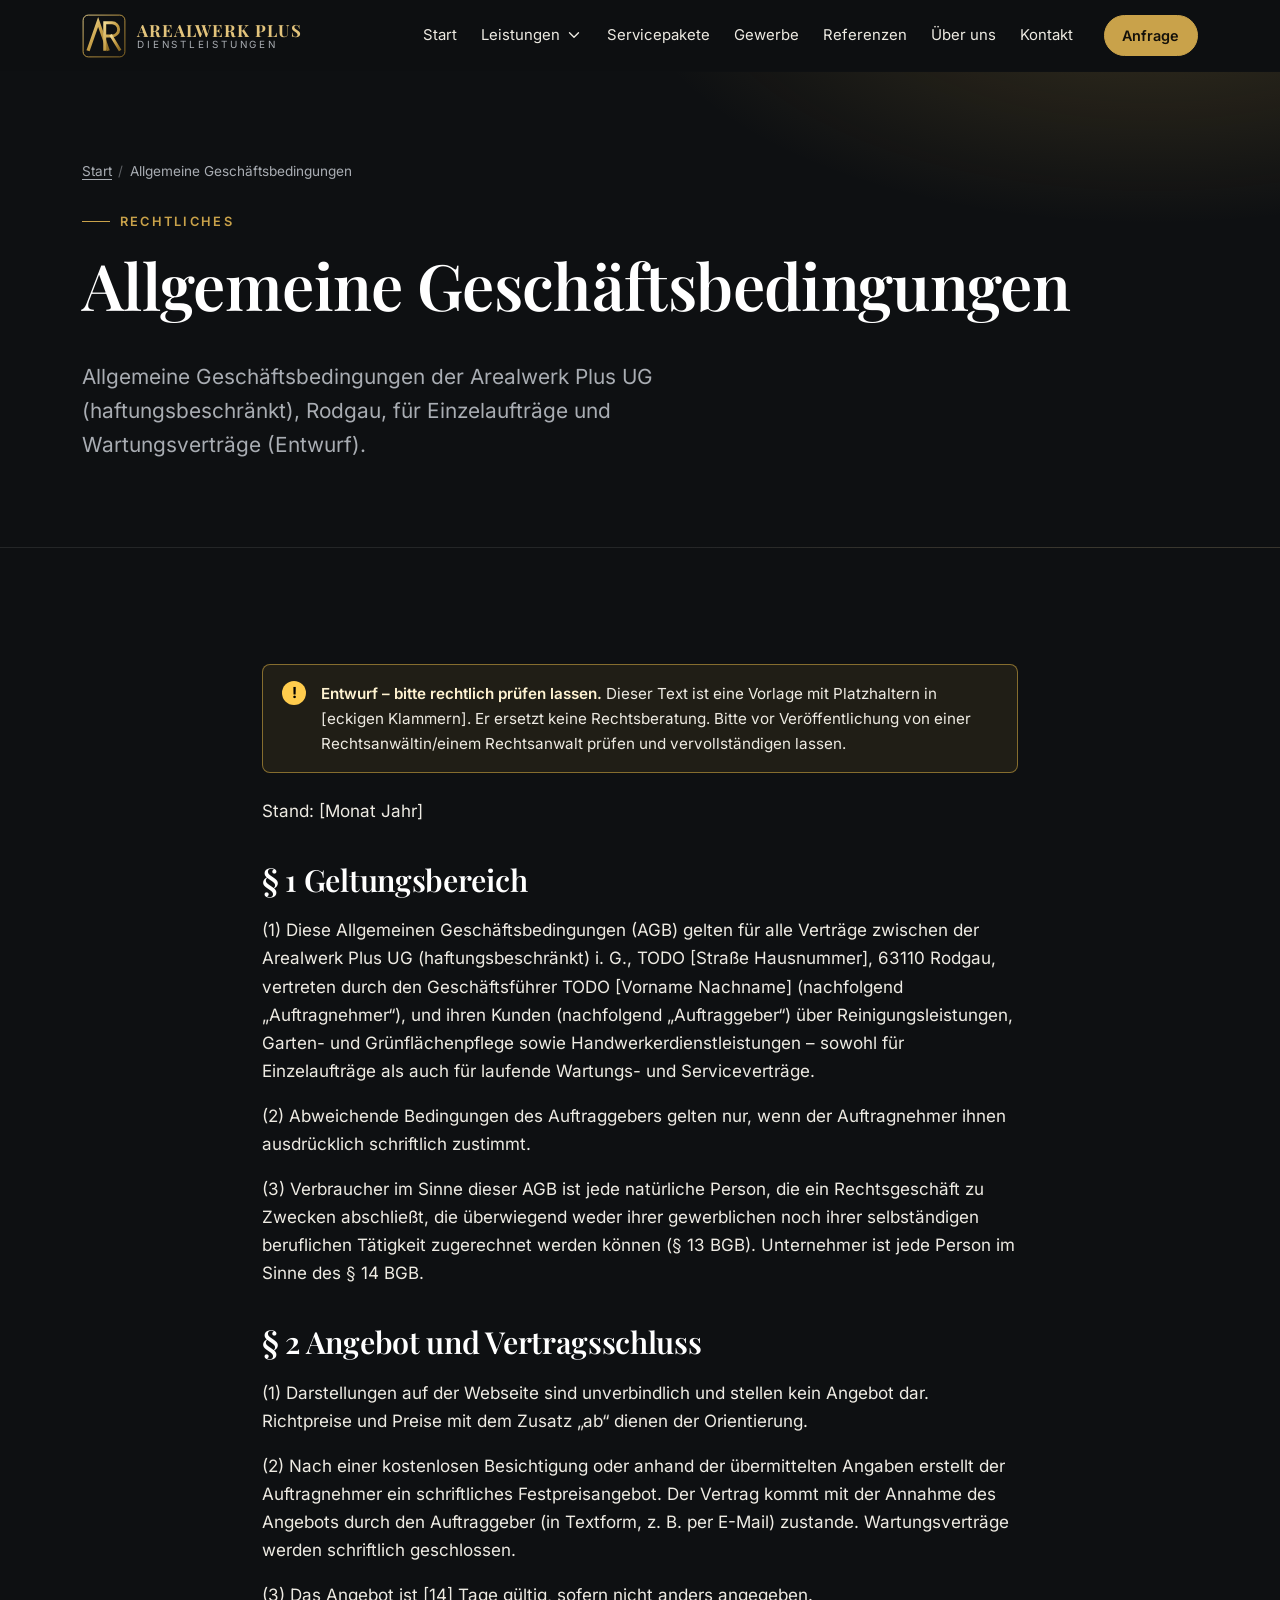
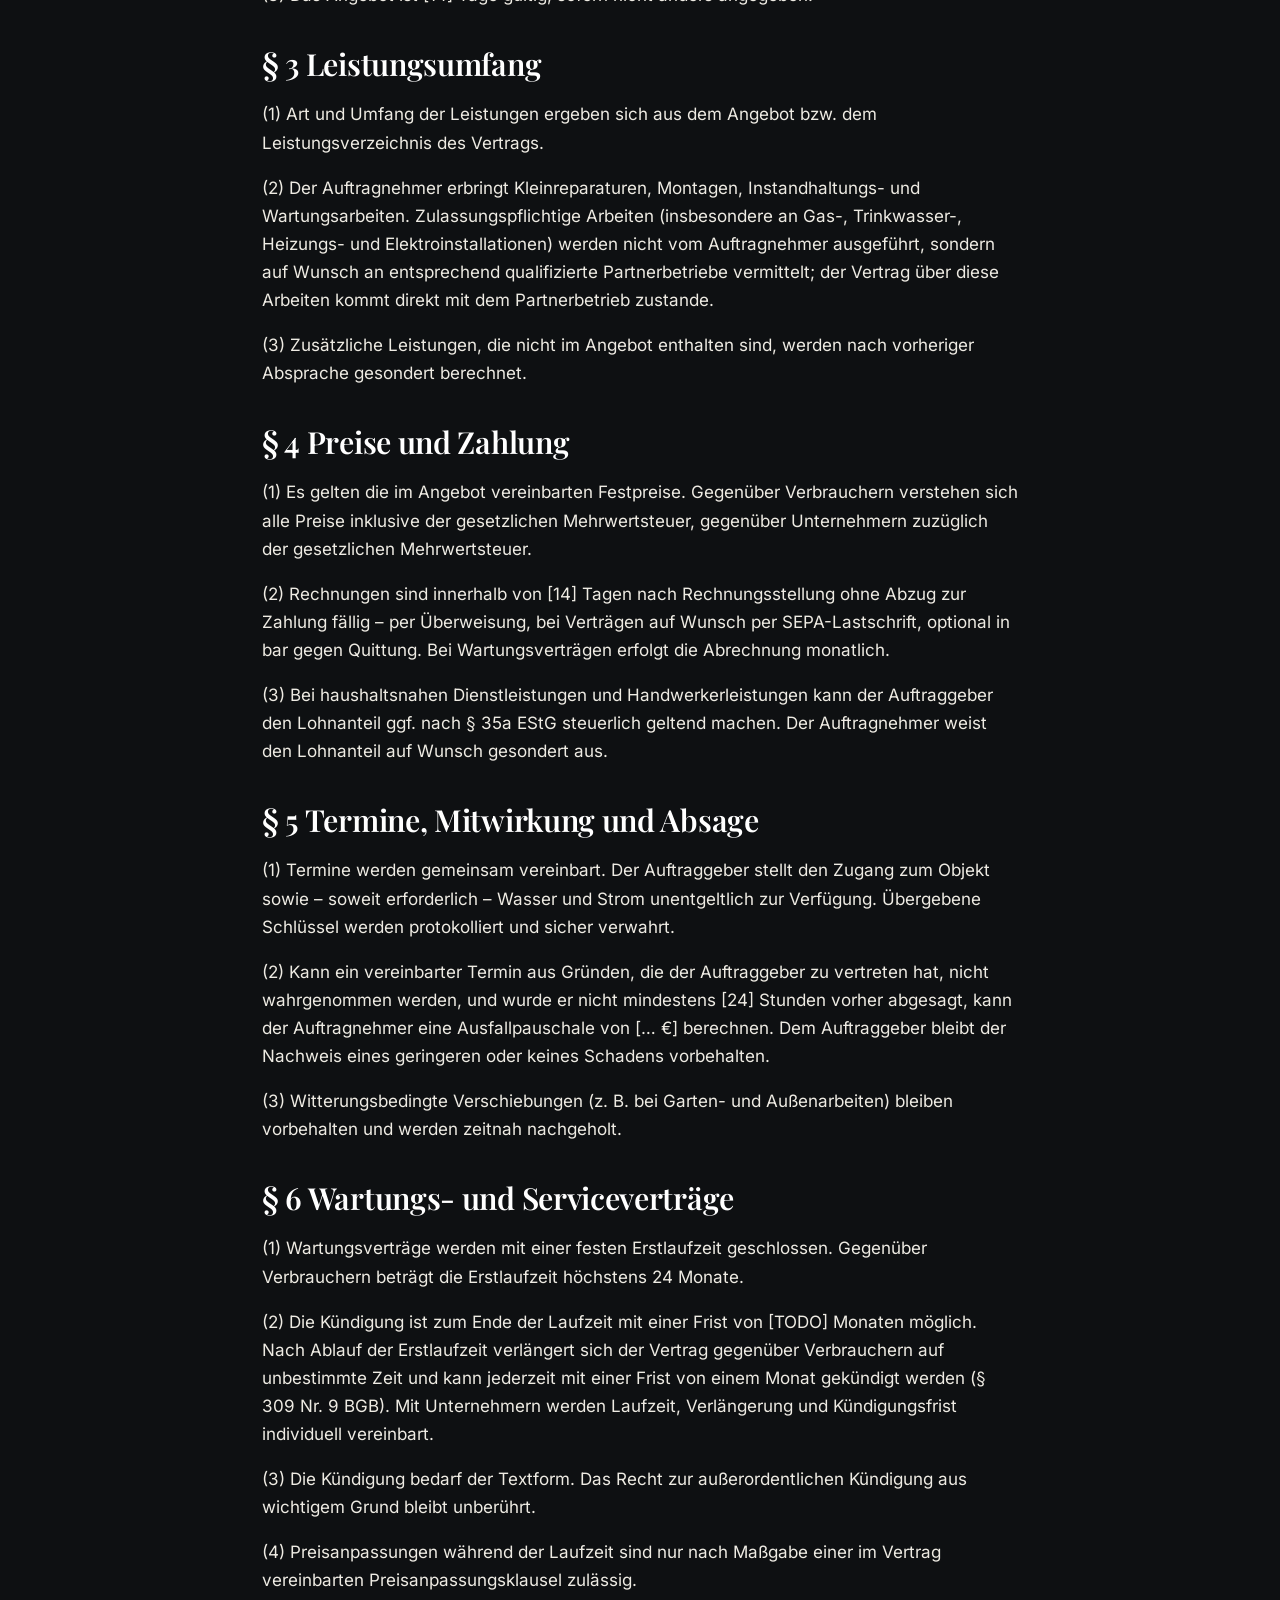
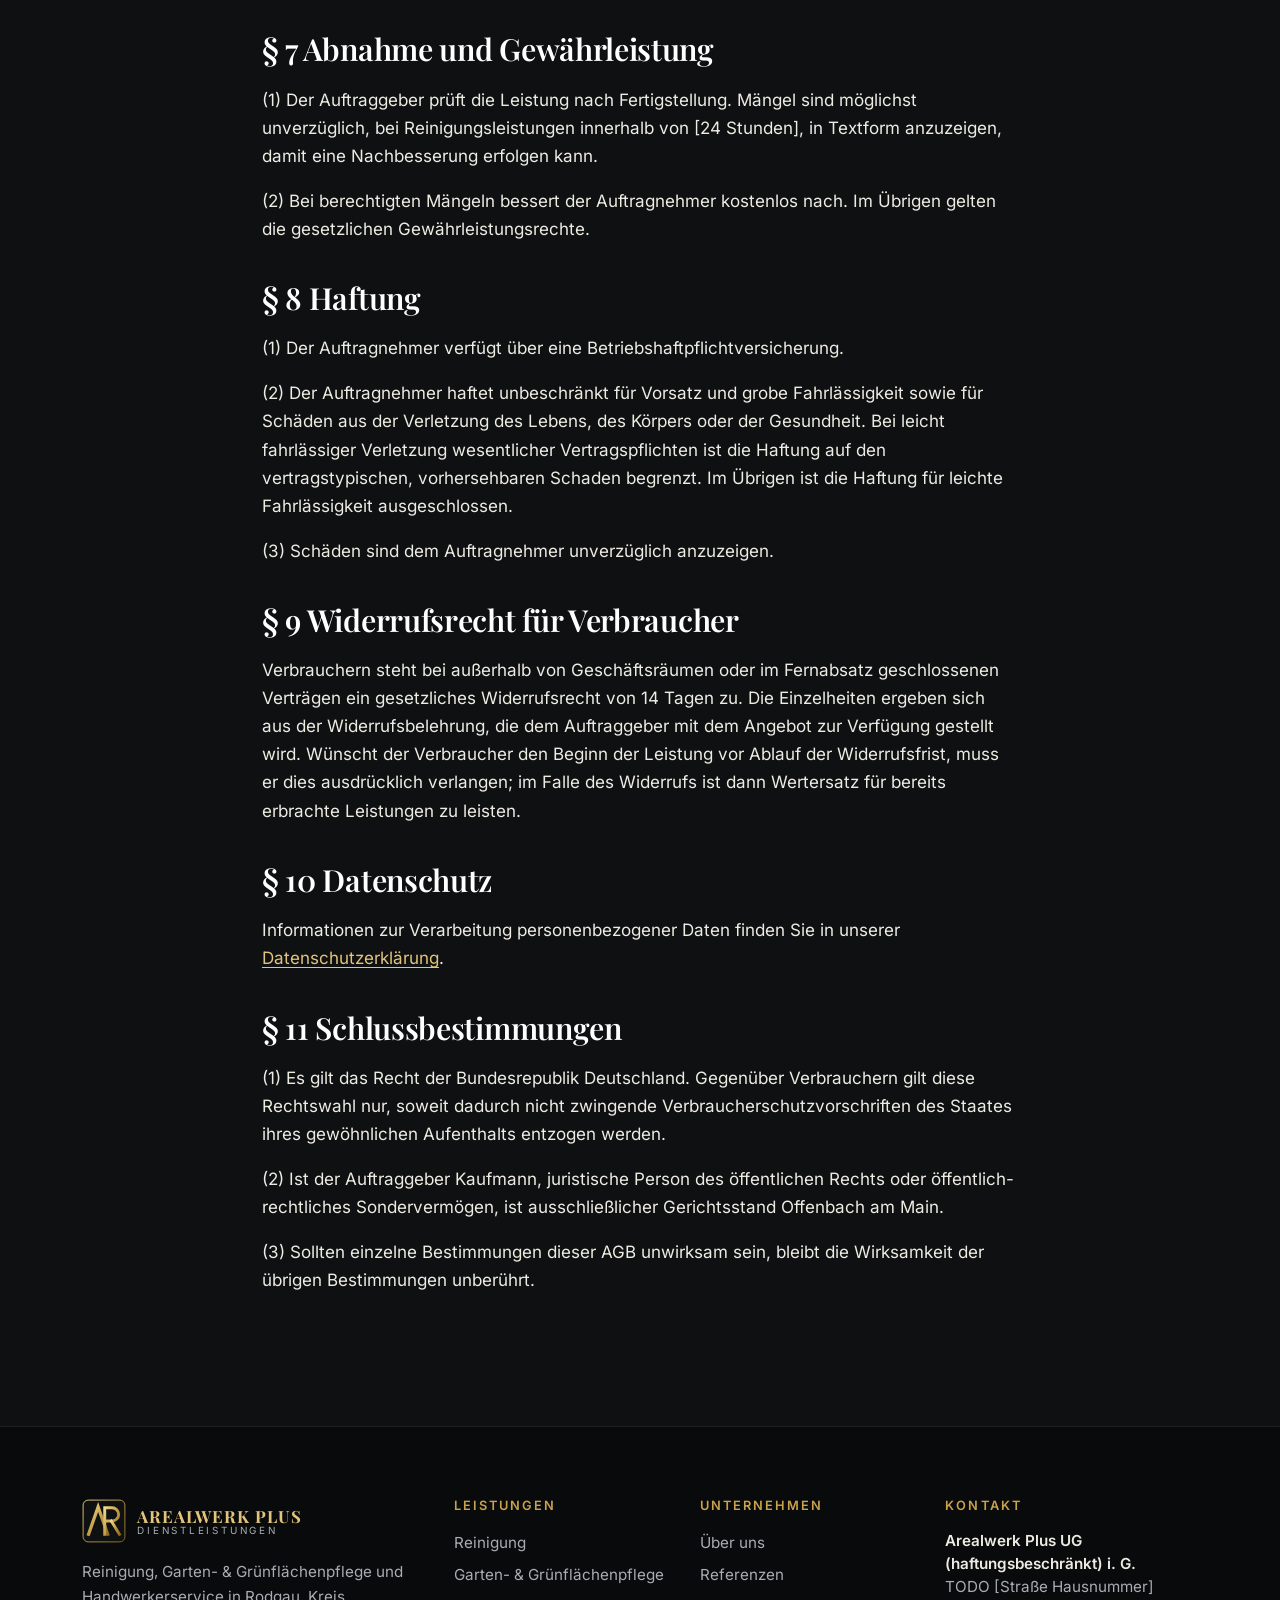
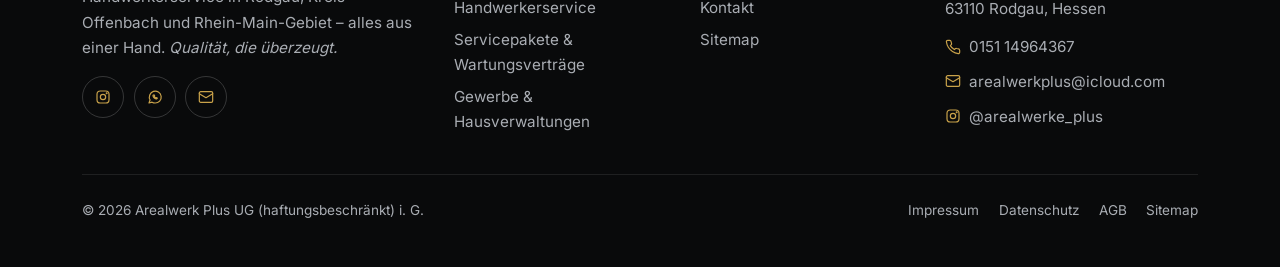
<file: agb/index.html>
<!DOCTYPE html>
<html lang="de" class="no-js">
<head>
<meta charset="utf-8">
<meta name="viewport" content="width=device-width, initial-scale=1">
<title>Allgemeine Geschäftsbedingungen (AGB) | Arealwerk Plus UG (haftungsbeschränkt)</title>
<meta name="description" content="Allgemeine Geschäftsbedingungen der Arealwerk Plus UG (haftungsbeschränkt), Rodgau, für Einzelaufträge und Wartungsverträge (Entwurf).">
<meta name="robots" content="noindex, nofollow" data-cfg-robots="index, follow">
<link rel="canonical" href="https://najeeb96-png.github.io/Arealwerke/agb/">
<meta name="theme-color" content="#0e1012">
<meta property="og:type" content="website">
<meta property="og:locale" content="de_DE">
<meta property="og:site_name" content="Arealwerk Plus UG (haftungsbeschränkt)">
<meta property="og:title" content="Allgemeine Geschäftsbedingungen (AGB) | Arealwerk Plus UG (haftungsbeschränkt)">
<meta property="og:description" content="Allgemeine Geschäftsbedingungen der Arealwerk Plus UG (haftungsbeschränkt), Rodgau, für Einzelaufträge und Wartungsverträge (Entwurf).">
<meta property="og:url" content="https://najeeb96-png.github.io/Arealwerke/agb/">
<meta property="og:image" content="https://najeeb96-png.github.io/Arealwerke/images/og-image.png">
<meta property="og:image:width" content="1200">
<meta property="og:image:height" content="630">
<meta name="twitter:card" content="summary_large_image">
<link rel="icon" href="../favicon.svg" type="image/svg+xml">
<link rel="icon" href="../favicon-32.png" sizes="32x32" type="image/png">
<link rel="apple-touch-icon" href="../apple-touch-icon.png">
<link rel="preload" href="../fonts/inter-latin.woff2" as="font" type="font/woff2" crossorigin>
<link rel="preload" href="../fonts/playfair-display-latin.woff2" as="font" type="font/woff2" crossorigin>
<link rel="stylesheet" href="../css/style.css?v=1793836725">


</head>
<body>
<span id="top" tabindex="-1"></span>
<a class="skip-link" href="#main">Zum Inhalt springen</a>
<header class="site-header">
  <div class="container header-inner">
    <a class="brand" href="../" aria-label="AREALWERK PLUS Dienstleistungen – zur Startseite">
      <img src="../images/logo-mark.svg" alt="" width="44" height="44">
      <span class="brand-text"><span class="brand-name">AREALWERK PLUS</span><span class="brand-sub">Dienstleistungen</span></span>
    </a>
    <button class="nav-toggle" type="button" aria-expanded="false" aria-controls="main-nav" aria-label="Menü öffnen"><span class="nav-toggle-bars"></span></button>
    <nav class="main-nav" id="main-nav" aria-label="Hauptnavigation">
      <ul class="nav-list"><li><a href="../">Start</a></li><li><button class="nav-sub-toggle" type="button" aria-expanded="false" aria-controls="nav-sub-leistungen">Leistungen <svg class="nav-chevron" viewBox="0 0 24 24" fill="none" stroke="currentColor" stroke-width="1.8" stroke-linecap="round" stroke-linejoin="round" aria-hidden="true" focusable="false"><path d="M6 9l6 6 6-6"/></svg></button><ul class="nav-sub" id="nav-sub-leistungen"><li><a href="../reinigung/"><span class="dot" style="background:var(--c-blue)"></span>Reinigung</a></li><li><a href="../garten/"><span class="dot" style="background:var(--c-green)"></span>Garten & Grünflächen</a></li><li><a href="../handwerk/"><span class="dot" style="background:var(--c-gold)"></span>Handwerkerservice</a></li></ul></li><li><a href="../servicepakete/">Servicepakete</a></li><li><a href="../gewerbe/">Gewerbe</a></li><li><a href="../referenzen/">Referenzen</a></li><li><a href="../ueber-uns/">Über uns</a></li><li><a href="../kontakt/">Kontakt</a></li></ul>
      <div class="nav-cta"><a class="btn btn--gold btn--small" href="../kontakt/#anfrage">Anfrage</a></div>
    </nav>
  </div>
</header>
<main id="main" tabindex="-1">

<section class="page-hero">
  <div class="container">
    <nav class="breadcrumb" aria-label="Brotkrumen"><ol><li><a href="../">Start</a></li><li aria-current="page">Allgemeine Geschäftsbedingungen</li></ol></nav>
    <span class="eyebrow">Rechtliches</span>
    <h1>Allgemeine Geschäftsbedingungen</h1>
    
    <p class="lead">Allgemeine Geschäftsbedingungen der Arealwerk Plus UG (haftungsbeschränkt), Rodgau, für Einzelaufträge und Wartungsverträge (Entwurf).</p>
    
  </div>
</section>
<section class="section"><div class="container prose">
<div class="notice" role="note"><div><p><strong>Entwurf – bitte rechtlich prüfen lassen.</strong> Dieser Text ist eine Vorlage mit Platzhaltern in [eckigen Klammern]. Er ersetzt keine Rechtsberatung. Bitte vor Veröffentlichung von einer Rechtsanwältin/einem Rechtsanwalt prüfen und vervollständigen lassen.</p></div></div>

<p>Stand: [Monat Jahr] <!-- TODO: AGB vollständig prüfen lassen und Datum eintragen --></p>

<h2>§ 1 Geltungsbereich</h2>
<p>(1) Diese Allgemeinen Geschäftsbedingungen (AGB) gelten für alle Verträge zwischen der <span data-cfg="firmaKurz">Arealwerk Plus UG (haftungsbeschränkt)</span><span data-ig> i. G.</span>, <span data-cfg="strasse">[Straße Hausnummer]</span>, <span data-cfg="plzOrt">63110 Rodgau</span>, vertreten durch den Geschäftsführer <span data-cfg="geschaeftsfuehrer">[Vorname Nachname]</span> (nachfolgend „Auftragnehmer“), und ihren Kunden (nachfolgend „Auftraggeber“) über Reinigungsleistungen, Garten- und Grünflächenpflege sowie Handwerkerdienstleistungen – sowohl für Einzelaufträge als auch für laufende Wartungs- und Serviceverträge.</p>
<p>(2) Abweichende Bedingungen des Auftraggebers gelten nur, wenn der Auftragnehmer ihnen ausdrücklich schriftlich zustimmt.</p>
<p>(3) Verbraucher im Sinne dieser AGB ist jede natürliche Person, die ein Rechtsgeschäft zu Zwecken abschließt, die überwiegend weder ihrer gewerblichen noch ihrer selbständigen beruflichen Tätigkeit zugerechnet werden können (§ 13 BGB). Unternehmer ist jede Person im Sinne des § 14 BGB.</p>

<h2>§ 2 Angebot und Vertragsschluss</h2>
<p>(1) Darstellungen auf der Webseite sind unverbindlich und stellen kein Angebot dar. Richtpreise und Preise mit dem Zusatz „ab“ dienen der Orientierung.</p>
<p>(2) Nach einer kostenlosen Besichtigung oder anhand der übermittelten Angaben erstellt der Auftragnehmer ein schriftliches Festpreisangebot. Der Vertrag kommt mit der Annahme des Angebots durch den Auftraggeber (in Textform, z. B. per E-Mail) zustande. Wartungsverträge werden schriftlich geschlossen.</p>
<p>(3) Das Angebot ist [14] Tage gültig, sofern nicht anders angegeben. <!-- TODO: Bindefrist festlegen --></p>

<h2>§ 3 Leistungsumfang</h2>
<p>(1) Art und Umfang der Leistungen ergeben sich aus dem Angebot bzw. dem Leistungsverzeichnis des Vertrags.</p>
<p>(2) Der Auftragnehmer erbringt Kleinreparaturen, Montagen, Instandhaltungs- und Wartungsarbeiten. Zulassungspflichtige Arbeiten (insbesondere an Gas-, Trinkwasser-, Heizungs- und Elektroinstallationen) werden nicht vom Auftragnehmer ausgeführt, sondern auf Wunsch an entsprechend qualifizierte Partnerbetriebe vermittelt; der Vertrag über diese Arbeiten kommt direkt mit dem Partnerbetrieb zustande. <!-- TODO: rechtlich prüfen --></p>
<p>(3) Zusätzliche Leistungen, die nicht im Angebot enthalten sind, werden nach vorheriger Absprache gesondert berechnet.</p>

<h2>§ 4 Preise und Zahlung</h2>
<p>(1) Es gelten die im Angebot vereinbarten Festpreise. Gegenüber Verbrauchern verstehen sich alle Preise inklusive der gesetzlichen Mehrwertsteuer, gegenüber Unternehmern zuzüglich der gesetzlichen Mehrwertsteuer. <!-- TODO: bei Kleinunternehmerregelung anpassen --></p>
<p>(2) Rechnungen sind innerhalb von [14] Tagen nach Rechnungsstellung ohne Abzug zur Zahlung fällig – per Überweisung, bei Verträgen auf Wunsch per SEPA-Lastschrift, optional in bar gegen Quittung. Bei Wartungsverträgen erfolgt die Abrechnung monatlich. <!-- TODO: Zahlungsziel, SEPA und Abrechnungsmodus festlegen --></p>
<p>(3) Bei haushaltsnahen Dienstleistungen und Handwerkerleistungen kann der Auftraggeber den Lohnanteil ggf. nach § 35a EStG steuerlich geltend machen. Der Auftragnehmer weist den Lohnanteil auf Wunsch gesondert aus.</p>

<h2>§ 5 Termine, Mitwirkung und Absage</h2>
<p>(1) Termine werden gemeinsam vereinbart. Der Auftraggeber stellt den Zugang zum Objekt sowie – soweit erforderlich – Wasser und Strom unentgeltlich zur Verfügung. Übergebene Schlüssel werden protokolliert und sicher verwahrt.</p>
<p>(2) Kann ein vereinbarter Termin aus Gründen, die der Auftraggeber zu vertreten hat, nicht wahrgenommen werden, und wurde er nicht mindestens [24] Stunden vorher abgesagt, kann der Auftragnehmer eine Ausfallpauschale von [… €] berechnen. Dem Auftraggeber bleibt der Nachweis eines geringeren oder keines Schadens vorbehalten. <!-- TODO: Ausfallregelung festlegen --></p>
<p>(3) Witterungsbedingte Verschiebungen (z. B. bei Garten- und Außenarbeiten) bleiben vorbehalten und werden zeitnah nachgeholt.</p>

<h2>§ 6 Wartungs- und Serviceverträge</h2>
<p>(1) Wartungsverträge werden mit einer festen Erstlaufzeit geschlossen. Gegenüber Verbrauchern beträgt die Erstlaufzeit höchstens 24 Monate. <!-- TODO: Laufzeiten festlegen --></p>
<p>(2) Die Kündigung ist zum Ende der Laufzeit mit einer Frist von [TODO] Monaten möglich. Nach Ablauf der Erstlaufzeit verlängert sich der Vertrag gegenüber Verbrauchern auf unbestimmte Zeit und kann jederzeit mit einer Frist von einem Monat gekündigt werden (§ 309 Nr. 9 BGB). Mit Unternehmern werden Laufzeit, Verlängerung und Kündigungsfrist individuell vereinbart. <!-- TODO: Kündigungsfristen/Verlängerung rechtlich prüfen --></p>
<p>(3) Die Kündigung bedarf der Textform. Das Recht zur außerordentlichen Kündigung aus wichtigem Grund bleibt unberührt.</p>
<p>(4) Preisanpassungen während der Laufzeit sind nur nach Maßgabe einer im Vertrag vereinbarten Preisanpassungsklausel zulässig. <!-- TODO: ggf. Preisanpassungsklausel ergänzen --></p>

<h2>§ 7 Abnahme und Gewährleistung</h2>
<p>(1) Der Auftraggeber prüft die Leistung nach Fertigstellung. Mängel sind möglichst unverzüglich, bei Reinigungsleistungen innerhalb von [24 Stunden], in Textform anzuzeigen, damit eine Nachbesserung erfolgen kann.</p>
<p>(2) Bei berechtigten Mängeln bessert der Auftragnehmer kostenlos nach. Im Übrigen gelten die gesetzlichen Gewährleistungsrechte.</p>

<h2>§ 8 Haftung</h2>
<p>(1) Der Auftragnehmer verfügt über eine Betriebshaftpflichtversicherung. <!-- TODO: Versicherung bestätigen, Deckungssumme ergänzen --></p>
<p>(2) Der Auftragnehmer haftet unbeschränkt für Vorsatz und grobe Fahrlässigkeit sowie für Schäden aus der Verletzung des Lebens, des Körpers oder der Gesundheit. Bei leicht fahrlässiger Verletzung wesentlicher Vertragspflichten ist die Haftung auf den vertragstypischen, vorhersehbaren Schaden begrenzt. Im Übrigen ist die Haftung für leichte Fahrlässigkeit ausgeschlossen.</p>
<p>(3) Schäden sind dem Auftragnehmer unverzüglich anzuzeigen.</p>

<h2>§ 9 Widerrufsrecht für Verbraucher</h2>
<p>Verbrauchern steht bei außerhalb von Geschäftsräumen oder im Fernabsatz geschlossenen Verträgen ein gesetzliches Widerrufsrecht von 14 Tagen zu. Die Einzelheiten ergeben sich aus der Widerrufsbelehrung, die dem Auftraggeber mit dem Angebot zur Verfügung gestellt wird. Wünscht der Verbraucher den Beginn der Leistung vor Ablauf der Widerrufsfrist, muss er dies ausdrücklich verlangen; im Falle des Widerrufs ist dann Wertersatz für bereits erbrachte Leistungen zu leisten. <!-- TODO: Vollständige Widerrufsbelehrung + Muster-Widerrufsformular erstellen lassen --></p>

<h2>§ 10 Datenschutz</h2>
<p>Informationen zur Verarbeitung personenbezogener Daten finden Sie in unserer <a href="../datenschutz/">Datenschutzerklärung</a>.</p>

<h2>§ 11 Schlussbestimmungen</h2>
<p>(1) Es gilt das Recht der Bundesrepublik Deutschland. Gegenüber Verbrauchern gilt diese Rechtswahl nur, soweit dadurch nicht zwingende Verbraucherschutzvorschriften des Staates ihres gewöhnlichen Aufenthalts entzogen werden.</p>
<p>(2) Ist der Auftraggeber Kaufmann, juristische Person des öffentlichen Rechts oder öffentlich-rechtliches Sondervermögen, ist ausschließlicher Gerichtsstand Offenbach am Main.</p>
<p>(3) Sollten einzelne Bestimmungen dieser AGB unwirksam sein, bleibt die Wirksamkeit der übrigen Bestimmungen unberührt.</p>

</div></section>
</main>
<footer class="site-footer">
  <div class="container">
    <div class="footer-grid">
      <div class="footer-brand">
        <a class="brand" href="../" aria-label="AREALWERK PLUS Dienstleistungen – zur Startseite">
          <img src="../images/logo-mark.svg" alt="" width="44" height="44">
          <span class="brand-text"><span class="brand-name">AREALWERK PLUS</span><span class="brand-sub">Dienstleistungen</span></span>
        </a>
        <p>Reinigung, Garten- &amp; Grünflächenpflege und Handwerkerservice in <span data-cfg="region">Rodgau, Kreis Offenbach und Rhein-Main-Gebiet</span> – alles aus einer Hand. <em>Qualität, die überzeugt.</em></p>
        <ul class="social" aria-label="Soziale Medien und Kontakt">
          <li><a href="https://www.instagram.com/arealwerke_plus" data-cfg-href="instagram" target="_blank" rel="noopener" aria-label="Instagram (öffnet neues Fenster)" title="Instagram"><svg viewBox="0 0 24 24" fill="none" stroke="currentColor" stroke-width="1.8" stroke-linecap="round" stroke-linejoin="round" aria-hidden="true" focusable="false"><rect x="3" y="3" width="18" height="18" rx="5"/><circle cx="12" cy="12" r="4"/><circle cx="17.5" cy="6.5" r=".6" fill="currentColor"/></svg></a></li>
          <li><a href="https://wa.me/4915114964367" data-cfg-href="whatsapp" target="_blank" rel="noopener" aria-label="WhatsApp (öffnet neues Fenster)" title="WhatsApp"><svg viewBox="0 0 24 24" fill="none" stroke="currentColor" stroke-width="1.8" stroke-linecap="round" stroke-linejoin="round" aria-hidden="true" focusable="false"><path d="M3 21l1.6-4.6A8.9 8.9 0 1112 21a9 9 0 01-4.4-1.2z"/><path d="M9 9.5c0 3 2.5 5.5 5.5 5.5l1-1.3-1.8-.9-.7.7a4 4 0 01-2.1-2.1l.7-.7-.9-1.8z"/></svg></a></li>
          <li><a href="mailto:arealwerkplus@icloud.com" data-cfg-href="mail" aria-label="E-Mail senden" title="E-Mail"><svg viewBox="0 0 24 24" fill="none" stroke="currentColor" stroke-width="1.8" stroke-linecap="round" stroke-linejoin="round" aria-hidden="true" focusable="false"><rect x="2" y="4" width="20" height="16" rx="2"/><path d="M22 7l-10 6L2 7"/></svg></a></li>
        </ul>
      </div>
      <div>
        <h2>Leistungen</h2>
        <ul>
          <li><a href="../reinigung/">Reinigung</a></li>
          <li><a href="../garten/">Garten- &amp; Grünflächenpflege</a></li>
          <li><a href="../handwerk/">Handwerkerservice</a></li>
          <li><a href="../servicepakete/">Servicepakete &amp; Wartungsverträge</a></li>
          <li><a href="../gewerbe/">Gewerbe &amp; Hausverwaltungen</a></li>
        </ul>
      </div>
      <div>
        <h2>Unternehmen</h2>
        <ul>
          <li><a href="../ueber-uns/">Über uns</a></li>
          <li><a href="../referenzen/">Referenzen</a></li>
          <li><a href="../kontakt/">Kontakt</a></li>
          <li data-cfg-wrap hidden><a href="#" data-cfg-href="flyer" data-root="../" download>Flyer (PDF)</a></li>
          <li><a href="../sitemap/">Sitemap</a></li>
        </ul>
      </div>
      <div>
        <h2>Kontakt</h2>
        <address>
          <strong><span data-cfg="firmaKurz">Arealwerk Plus UG (haftungsbeschränkt)</span><span data-ig> i. G.</span></strong><br>
          <span data-cfg="strasse">[Straße Hausnummer]</span><br>
          <span data-cfg="plzOrt">63110 Rodgau</span>, <span data-cfg="bundesland">Hessen</span>
        </address>
        <ul>
          <li><a class="" href="tel:+4915114964367" data-cfg-href="tel"><svg viewBox="0 0 24 24" fill="none" stroke="currentColor" stroke-width="1.8" stroke-linecap="round" stroke-linejoin="round" aria-hidden="true" focusable="false"><path d="M22 16.9v3a2 2 0 01-2.2 2 19.8 19.8 0 01-8.6-3.1 19.5 19.5 0 01-6-6A19.8 19.8 0 012.1 4.2 2 2 0 014.1 2h3a2 2 0 012 1.7c.1 1 .4 1.9.7 2.8a2 2 0 01-.5 2.1L8 9.9a16 16 0 006 6l1.3-1.3a2 2 0 012.1-.4c.9.3 1.8.6 2.8.7a2 2 0 011.7 2z"/></svg> <span data-cfg="telefonAnzeige">0151 14964367</span></a></li>
          <li><a href="mailto:arealwerkplus@icloud.com" data-cfg-href="mail"><svg viewBox="0 0 24 24" fill="none" stroke="currentColor" stroke-width="1.8" stroke-linecap="round" stroke-linejoin="round" aria-hidden="true" focusable="false"><rect x="2" y="4" width="20" height="16" rx="2"/><path d="M22 7l-10 6L2 7"/></svg> <span data-cfg="email">arealwerkplus@icloud.com</span></a></li>
          <li><a href="https://www.instagram.com/arealwerke_plus" data-cfg-href="instagram" target="_blank" rel="noopener"><svg viewBox="0 0 24 24" fill="none" stroke="currentColor" stroke-width="1.8" stroke-linecap="round" stroke-linejoin="round" aria-hidden="true" focusable="false"><rect x="3" y="3" width="18" height="18" rx="5"/><circle cx="12" cy="12" r="4"/><circle cx="17.5" cy="6.5" r=".6" fill="currentColor"/></svg> <span data-cfg="instagramHandle">@arealwerke_plus</span></a></li>
        </ul>
      </div>
    </div>
    <div class="footer-bottom">
      <p>© <span data-year>2026</span> <span data-cfg="firmaKurz">Arealwerk Plus UG (haftungsbeschränkt)</span><span data-ig> i. G.</span></p>
      <ul>
        <li><a href="../impressum/">Impressum</a></li>
        <li><a href="../datenschutz/">Datenschutz</a></li>
        <li><a href="../agb/">AGB</a></li>
        <li><a href="../sitemap/">Sitemap</a></li>
      </ul>
    </div>
  </div>
</footer>

<!-- Mobile Aktionsleiste (nur auf kleinen Bildschirmen sichtbar) -->
<nav class="mobile-bar" aria-label="Schnellkontakt">
  <a href="tel:+4915114964367" data-cfg-href="tel"><svg viewBox="0 0 24 24" fill="none" stroke="currentColor" stroke-width="1.8" stroke-linecap="round" stroke-linejoin="round" aria-hidden="true" focusable="false"><path d="M22 16.9v3a2 2 0 01-2.2 2 19.8 19.8 0 01-8.6-3.1 19.5 19.5 0 01-6-6A19.8 19.8 0 012.1 4.2 2 2 0 014.1 2h3a2 2 0 012 1.7c.1 1 .4 1.9.7 2.8a2 2 0 01-.5 2.1L8 9.9a16 16 0 006 6l1.3-1.3a2 2 0 012.1-.4c.9.3 1.8.6 2.8.7a2 2 0 011.7 2z"/></svg><span>Anrufen</span></a>
  <a href="https://wa.me/4915114964367" data-cfg-href="whatsapp" target="_blank" rel="noopener"><svg viewBox="0 0 24 24" fill="none" stroke="currentColor" stroke-width="1.8" stroke-linecap="round" stroke-linejoin="round" aria-hidden="true" focusable="false"><path d="M3 21l1.6-4.6A8.9 8.9 0 1112 21a9 9 0 01-4.4-1.2z"/><path d="M9 9.5c0 3 2.5 5.5 5.5 5.5l1-1.3-1.8-.9-.7.7a4 4 0 01-2.1-2.1l.7-.7-.9-1.8z"/></svg><span>WhatsApp</span></a>
  <a class="is-primary" href="../kontakt/#anfrage"><svg viewBox="0 0 24 24" fill="none" stroke="currentColor" stroke-width="1.8" stroke-linecap="round" stroke-linejoin="round" aria-hidden="true" focusable="false"><path d="M22 2L11 13"/><path d="M22 2l-7 20-4-9-9-4z"/></svg><span>Anfrage</span></a>
</nav>

<button class="to-top" type="button" aria-label="Nach oben scrollen"><svg viewBox="0 0 24 24" fill="none" stroke="currentColor" stroke-width="1.8" stroke-linecap="round" stroke-linejoin="round" aria-hidden="true" focusable="false"><path d="M12 19V5"/><path d="M5 12l7-7 7 7"/></svg></button>
<script src="../js/config.js?v=1793836725"></script>
<script src="../js/main.js?v=1793836725" defer></script>
</body>
</html>
</file>
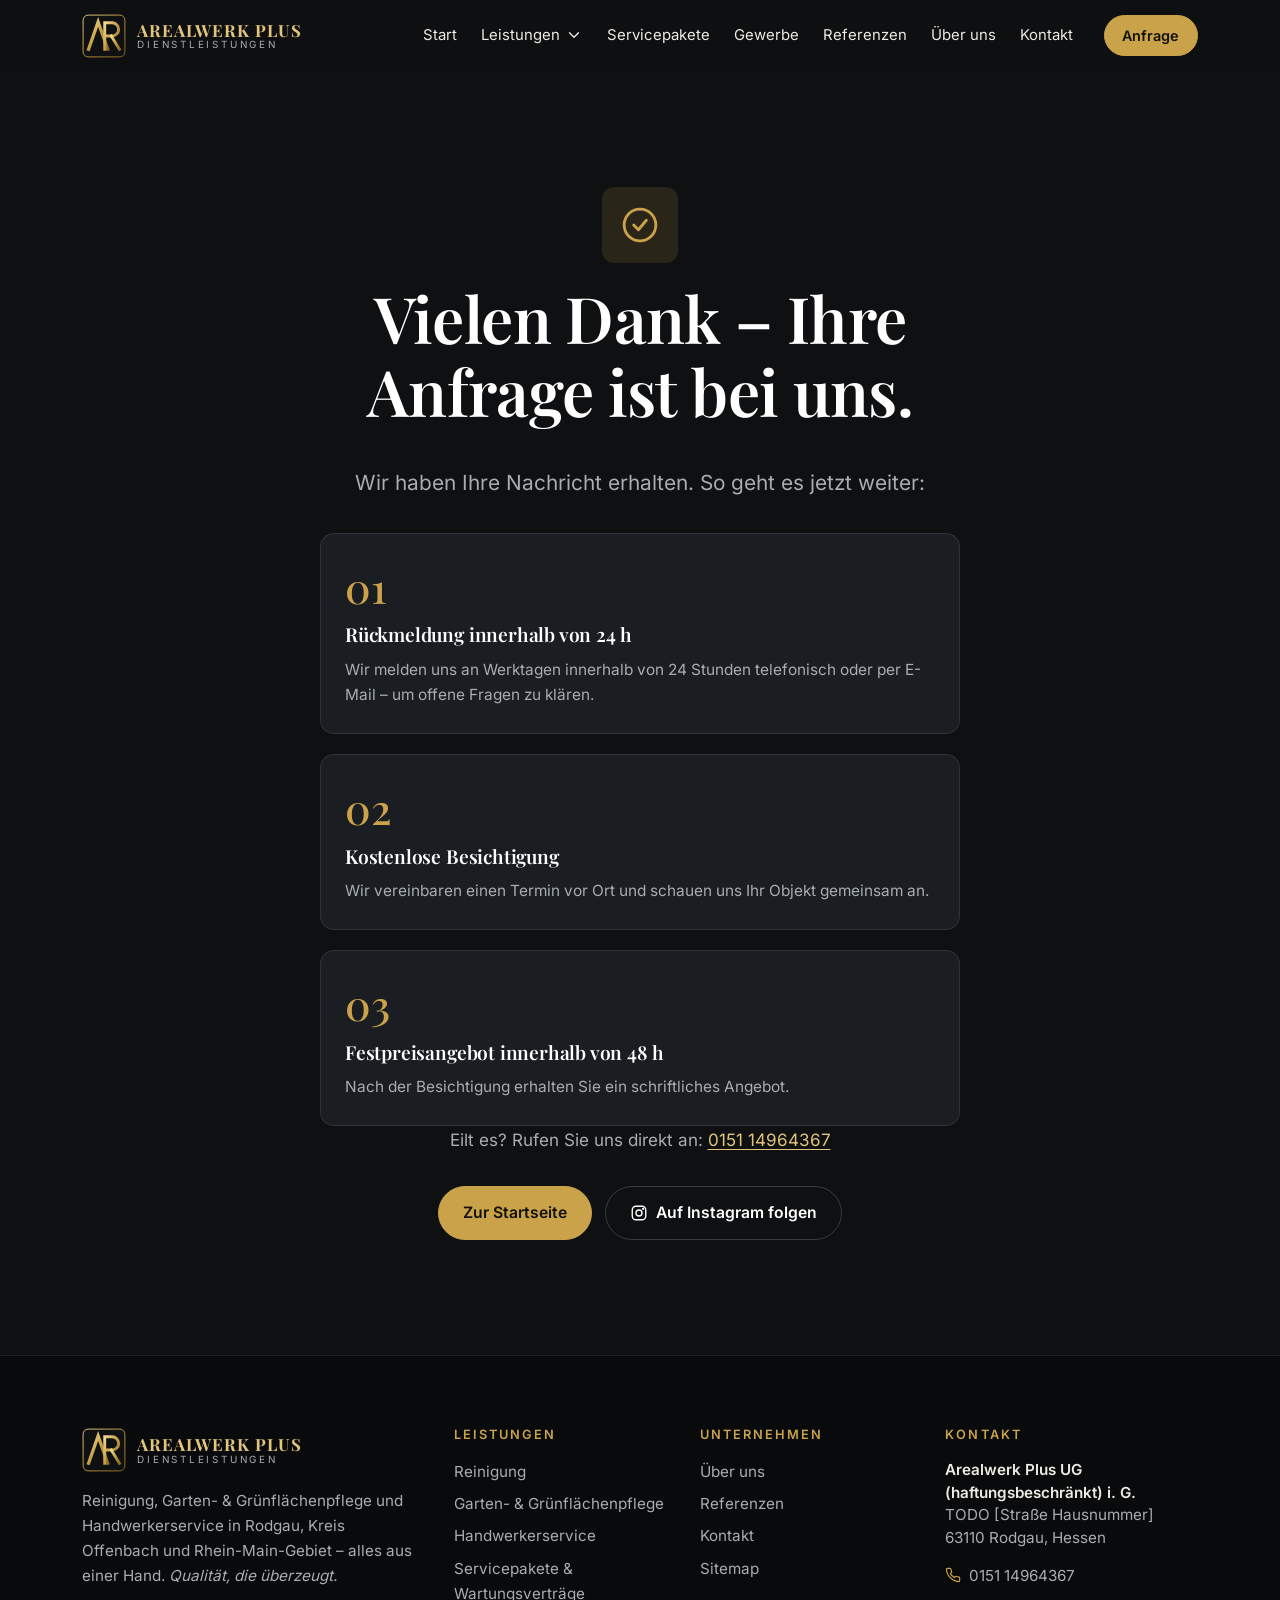
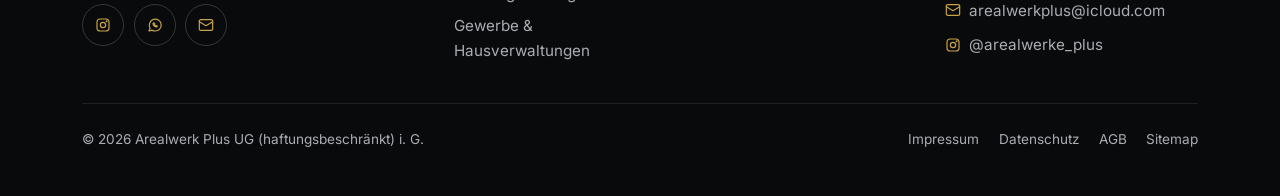
<file: danke/index.html>
<!DOCTYPE html>
<html lang="de" class="no-js">
<head>
<meta charset="utf-8">
<meta name="viewport" content="width=device-width, initial-scale=1">
<title>Vielen Dank für Ihre Anfrage | Arealwerk Plus UG (haftungsbeschränkt)</title>
<meta name="description" content="Ihre Anfrage an die Arealwerk Plus UG (haftungsbeschränkt) wurde übermittelt – so geht es weiter.">
<meta name="robots" content="noindex, nofollow" data-cfg-robots="noindex, follow">
<link rel="canonical" href="https://najeeb96-png.github.io/Arealwerke/danke/">
<meta name="theme-color" content="#0e1012">
<meta property="og:type" content="website">
<meta property="og:locale" content="de_DE">
<meta property="og:site_name" content="Arealwerk Plus UG (haftungsbeschränkt)">
<meta property="og:title" content="Vielen Dank für Ihre Anfrage | Arealwerk Plus UG (haftungsbeschränkt)">
<meta property="og:description" content="Ihre Anfrage an die Arealwerk Plus UG (haftungsbeschränkt) wurde übermittelt – so geht es weiter.">
<meta property="og:url" content="https://najeeb96-png.github.io/Arealwerke/danke/">
<meta property="og:image" content="https://najeeb96-png.github.io/Arealwerke/images/og-image.png">
<meta property="og:image:width" content="1200">
<meta property="og:image:height" content="630">
<meta name="twitter:card" content="summary_large_image">
<link rel="icon" href="../favicon.svg" type="image/svg+xml">
<link rel="icon" href="../favicon-32.png" sizes="32x32" type="image/png">
<link rel="apple-touch-icon" href="../apple-touch-icon.png">
<link rel="preload" href="../fonts/inter-latin.woff2" as="font" type="font/woff2" crossorigin>
<link rel="preload" href="../fonts/playfair-display-latin.woff2" as="font" type="font/woff2" crossorigin>
<link rel="stylesheet" href="../css/style.css?v=1793836725">


</head>
<body>
<span id="top" tabindex="-1"></span>
<a class="skip-link" href="#main">Zum Inhalt springen</a>
<header class="site-header">
  <div class="container header-inner">
    <a class="brand" href="../" aria-label="AREALWERK PLUS Dienstleistungen – zur Startseite">
      <img src="../images/logo-mark.svg" alt="" width="44" height="44">
      <span class="brand-text"><span class="brand-name">AREALWERK PLUS</span><span class="brand-sub">Dienstleistungen</span></span>
    </a>
    <button class="nav-toggle" type="button" aria-expanded="false" aria-controls="main-nav" aria-label="Menü öffnen"><span class="nav-toggle-bars"></span></button>
    <nav class="main-nav" id="main-nav" aria-label="Hauptnavigation">
      <ul class="nav-list"><li><a href="../">Start</a></li><li><button class="nav-sub-toggle" type="button" aria-expanded="false" aria-controls="nav-sub-leistungen">Leistungen <svg class="nav-chevron" viewBox="0 0 24 24" fill="none" stroke="currentColor" stroke-width="1.8" stroke-linecap="round" stroke-linejoin="round" aria-hidden="true" focusable="false"><path d="M6 9l6 6 6-6"/></svg></button><ul class="nav-sub" id="nav-sub-leistungen"><li><a href="../reinigung/"><span class="dot" style="background:var(--c-blue)"></span>Reinigung</a></li><li><a href="../garten/"><span class="dot" style="background:var(--c-green)"></span>Garten & Grünflächen</a></li><li><a href="../handwerk/"><span class="dot" style="background:var(--c-gold)"></span>Handwerkerservice</a></li></ul></li><li><a href="../servicepakete/">Servicepakete</a></li><li><a href="../gewerbe/">Gewerbe</a></li><li><a href="../referenzen/">Referenzen</a></li><li><a href="../ueber-uns/">Über uns</a></li><li><a href="../kontakt/">Kontakt</a></li></ul>
      <div class="nav-cta"><a class="btn btn--gold btn--small" href="../kontakt/#anfrage">Anfrage</a></div>
    </nav>
  </div>
</header>
<main id="main" tabindex="-1">

<section class="section">
  <div class="container narrow center">
    <div class="icon-badge icon-badge--big"><svg viewBox="0 0 24 24" fill="none" stroke="currentColor" stroke-width="1.8" stroke-linecap="round" stroke-linejoin="round" aria-hidden="true" focusable="false"><circle cx="12" cy="12" r="10"/><path d="M8 12l3 3 5-6"/></svg></div>
    <h1>Vielen Dank – Ihre Anfrage ist bei uns.</h1>
    <p class="lead">Wir haben Ihre Nachricht erhalten. So geht es jetzt weiter:</p>
    <ol class="steps steps--vertical" style="text-align:left">
      <li class="step"><h3>Rückmeldung innerhalb von 24 h</h3><p>Wir melden uns an Werktagen innerhalb von 24 Stunden telefonisch oder per E-Mail – <span data-typ="rueckruf" hidden>bei einem Rückrufwunsch zu Ihrer gewählten Wunschzeit</span><span data-typ="default">um offene Fragen zu klären</span>.</p></li>
      <li class="step"><h3>Kostenlose Besichtigung</h3><p>Wir vereinbaren einen Termin vor Ort <span data-typ="besichtigung" hidden>in Ihrem gewählten Zeitfenster</span> und schauen uns Ihr Objekt gemeinsam an.</p></li>
      <li class="step"><h3>Festpreisangebot innerhalb von 48 h</h3><p>Nach der Besichtigung erhalten Sie ein schriftliches Angebot<span data-typ="vertrag" hidden> inklusive Vertragsentwurf mit Leistungsumfang, Intervall und Laufzeit</span>.</p></li>
    </ol>
    <p class="muted">Eilt es? Rufen Sie uns direkt an: <a class="" href="tel:+4915114964367" data-cfg-href="tel"> <span data-cfg="telefonAnzeige">0151 14964367</span></a></p>
    <div class="btn-row mt-2" style="justify-content:center">
      <a class="btn btn--gold" href="../">Zur Startseite</a>
      <a class="btn btn--ghost" href="https://www.instagram.com/arealwerke_plus" data-cfg-href="instagram" target="_blank" rel="noopener"><svg viewBox="0 0 24 24" fill="none" stroke="currentColor" stroke-width="1.8" stroke-linecap="round" stroke-linejoin="round" aria-hidden="true" focusable="false"><rect x="3" y="3" width="18" height="18" rx="5"/><circle cx="12" cy="12" r="4"/><circle cx="17.5" cy="6.5" r=".6" fill="currentColor"/></svg> Auf Instagram folgen</a>
    </div>
  </div>
</section>
</main>
<footer class="site-footer">
  <div class="container">
    <div class="footer-grid">
      <div class="footer-brand">
        <a class="brand" href="../" aria-label="AREALWERK PLUS Dienstleistungen – zur Startseite">
          <img src="../images/logo-mark.svg" alt="" width="44" height="44">
          <span class="brand-text"><span class="brand-name">AREALWERK PLUS</span><span class="brand-sub">Dienstleistungen</span></span>
        </a>
        <p>Reinigung, Garten- &amp; Grünflächenpflege und Handwerkerservice in <span data-cfg="region">Rodgau, Kreis Offenbach und Rhein-Main-Gebiet</span> – alles aus einer Hand. <em>Qualität, die überzeugt.</em></p>
        <ul class="social" aria-label="Soziale Medien und Kontakt">
          <li><a href="https://www.instagram.com/arealwerke_plus" data-cfg-href="instagram" target="_blank" rel="noopener" aria-label="Instagram (öffnet neues Fenster)" title="Instagram"><svg viewBox="0 0 24 24" fill="none" stroke="currentColor" stroke-width="1.8" stroke-linecap="round" stroke-linejoin="round" aria-hidden="true" focusable="false"><rect x="3" y="3" width="18" height="18" rx="5"/><circle cx="12" cy="12" r="4"/><circle cx="17.5" cy="6.5" r=".6" fill="currentColor"/></svg></a></li>
          <li><a href="https://wa.me/4915114964367" data-cfg-href="whatsapp" target="_blank" rel="noopener" aria-label="WhatsApp (öffnet neues Fenster)" title="WhatsApp"><svg viewBox="0 0 24 24" fill="none" stroke="currentColor" stroke-width="1.8" stroke-linecap="round" stroke-linejoin="round" aria-hidden="true" focusable="false"><path d="M3 21l1.6-4.6A8.9 8.9 0 1112 21a9 9 0 01-4.4-1.2z"/><path d="M9 9.5c0 3 2.5 5.5 5.5 5.5l1-1.3-1.8-.9-.7.7a4 4 0 01-2.1-2.1l.7-.7-.9-1.8z"/></svg></a></li>
          <li><a href="mailto:arealwerkplus@icloud.com" data-cfg-href="mail" aria-label="E-Mail senden" title="E-Mail"><svg viewBox="0 0 24 24" fill="none" stroke="currentColor" stroke-width="1.8" stroke-linecap="round" stroke-linejoin="round" aria-hidden="true" focusable="false"><rect x="2" y="4" width="20" height="16" rx="2"/><path d="M22 7l-10 6L2 7"/></svg></a></li>
        </ul>
      </div>
      <div>
        <h2>Leistungen</h2>
        <ul>
          <li><a href="../reinigung/">Reinigung</a></li>
          <li><a href="../garten/">Garten- &amp; Grünflächenpflege</a></li>
          <li><a href="../handwerk/">Handwerkerservice</a></li>
          <li><a href="../servicepakete/">Servicepakete &amp; Wartungsverträge</a></li>
          <li><a href="../gewerbe/">Gewerbe &amp; Hausverwaltungen</a></li>
        </ul>
      </div>
      <div>
        <h2>Unternehmen</h2>
        <ul>
          <li><a href="../ueber-uns/">Über uns</a></li>
          <li><a href="../referenzen/">Referenzen</a></li>
          <li><a href="../kontakt/">Kontakt</a></li>
          <li data-cfg-wrap hidden><a href="#" data-cfg-href="flyer" data-root="../" download>Flyer (PDF)</a></li>
          <li><a href="../sitemap/">Sitemap</a></li>
        </ul>
      </div>
      <div>
        <h2>Kontakt</h2>
        <address>
          <strong><span data-cfg="firmaKurz">Arealwerk Plus UG (haftungsbeschränkt)</span><span data-ig> i. G.</span></strong><br>
          <span data-cfg="strasse">[Straße Hausnummer]</span><br>
          <span data-cfg="plzOrt">63110 Rodgau</span>, <span data-cfg="bundesland">Hessen</span>
        </address>
        <ul>
          <li><a class="" href="tel:+4915114964367" data-cfg-href="tel"><svg viewBox="0 0 24 24" fill="none" stroke="currentColor" stroke-width="1.8" stroke-linecap="round" stroke-linejoin="round" aria-hidden="true" focusable="false"><path d="M22 16.9v3a2 2 0 01-2.2 2 19.8 19.8 0 01-8.6-3.1 19.5 19.5 0 01-6-6A19.8 19.8 0 012.1 4.2 2 2 0 014.1 2h3a2 2 0 012 1.7c.1 1 .4 1.9.7 2.8a2 2 0 01-.5 2.1L8 9.9a16 16 0 006 6l1.3-1.3a2 2 0 012.1-.4c.9.3 1.8.6 2.8.7a2 2 0 011.7 2z"/></svg> <span data-cfg="telefonAnzeige">0151 14964367</span></a></li>
          <li><a href="mailto:arealwerkplus@icloud.com" data-cfg-href="mail"><svg viewBox="0 0 24 24" fill="none" stroke="currentColor" stroke-width="1.8" stroke-linecap="round" stroke-linejoin="round" aria-hidden="true" focusable="false"><rect x="2" y="4" width="20" height="16" rx="2"/><path d="M22 7l-10 6L2 7"/></svg> <span data-cfg="email">arealwerkplus@icloud.com</span></a></li>
          <li><a href="https://www.instagram.com/arealwerke_plus" data-cfg-href="instagram" target="_blank" rel="noopener"><svg viewBox="0 0 24 24" fill="none" stroke="currentColor" stroke-width="1.8" stroke-linecap="round" stroke-linejoin="round" aria-hidden="true" focusable="false"><rect x="3" y="3" width="18" height="18" rx="5"/><circle cx="12" cy="12" r="4"/><circle cx="17.5" cy="6.5" r=".6" fill="currentColor"/></svg> <span data-cfg="instagramHandle">@arealwerke_plus</span></a></li>
        </ul>
      </div>
    </div>
    <div class="footer-bottom">
      <p>© <span data-year>2026</span> <span data-cfg="firmaKurz">Arealwerk Plus UG (haftungsbeschränkt)</span><span data-ig> i. G.</span></p>
      <ul>
        <li><a href="../impressum/">Impressum</a></li>
        <li><a href="../datenschutz/">Datenschutz</a></li>
        <li><a href="../agb/">AGB</a></li>
        <li><a href="../sitemap/">Sitemap</a></li>
      </ul>
    </div>
  </div>
</footer>

<!-- Mobile Aktionsleiste (nur auf kleinen Bildschirmen sichtbar) -->
<nav class="mobile-bar" aria-label="Schnellkontakt">
  <a href="tel:+4915114964367" data-cfg-href="tel"><svg viewBox="0 0 24 24" fill="none" stroke="currentColor" stroke-width="1.8" stroke-linecap="round" stroke-linejoin="round" aria-hidden="true" focusable="false"><path d="M22 16.9v3a2 2 0 01-2.2 2 19.8 19.8 0 01-8.6-3.1 19.5 19.5 0 01-6-6A19.8 19.8 0 012.1 4.2 2 2 0 014.1 2h3a2 2 0 012 1.7c.1 1 .4 1.9.7 2.8a2 2 0 01-.5 2.1L8 9.9a16 16 0 006 6l1.3-1.3a2 2 0 012.1-.4c.9.3 1.8.6 2.8.7a2 2 0 011.7 2z"/></svg><span>Anrufen</span></a>
  <a href="https://wa.me/4915114964367" data-cfg-href="whatsapp" target="_blank" rel="noopener"><svg viewBox="0 0 24 24" fill="none" stroke="currentColor" stroke-width="1.8" stroke-linecap="round" stroke-linejoin="round" aria-hidden="true" focusable="false"><path d="M3 21l1.6-4.6A8.9 8.9 0 1112 21a9 9 0 01-4.4-1.2z"/><path d="M9 9.5c0 3 2.5 5.5 5.5 5.5l1-1.3-1.8-.9-.7.7a4 4 0 01-2.1-2.1l.7-.7-.9-1.8z"/></svg><span>WhatsApp</span></a>
  <a class="is-primary" href="../kontakt/#anfrage"><svg viewBox="0 0 24 24" fill="none" stroke="currentColor" stroke-width="1.8" stroke-linecap="round" stroke-linejoin="round" aria-hidden="true" focusable="false"><path d="M22 2L11 13"/><path d="M22 2l-7 20-4-9-9-4z"/></svg><span>Anfrage</span></a>
</nav>

<button class="to-top" type="button" aria-label="Nach oben scrollen"><svg viewBox="0 0 24 24" fill="none" stroke="currentColor" stroke-width="1.8" stroke-linecap="round" stroke-linejoin="round" aria-hidden="true" focusable="false"><path d="M12 19V5"/><path d="M5 12l7-7 7 7"/></svg></button>
<script src="../js/config.js?v=1793836725"></script>
<script src="../js/main.js?v=1793836725" defer></script>
</body>
</html>
</file>
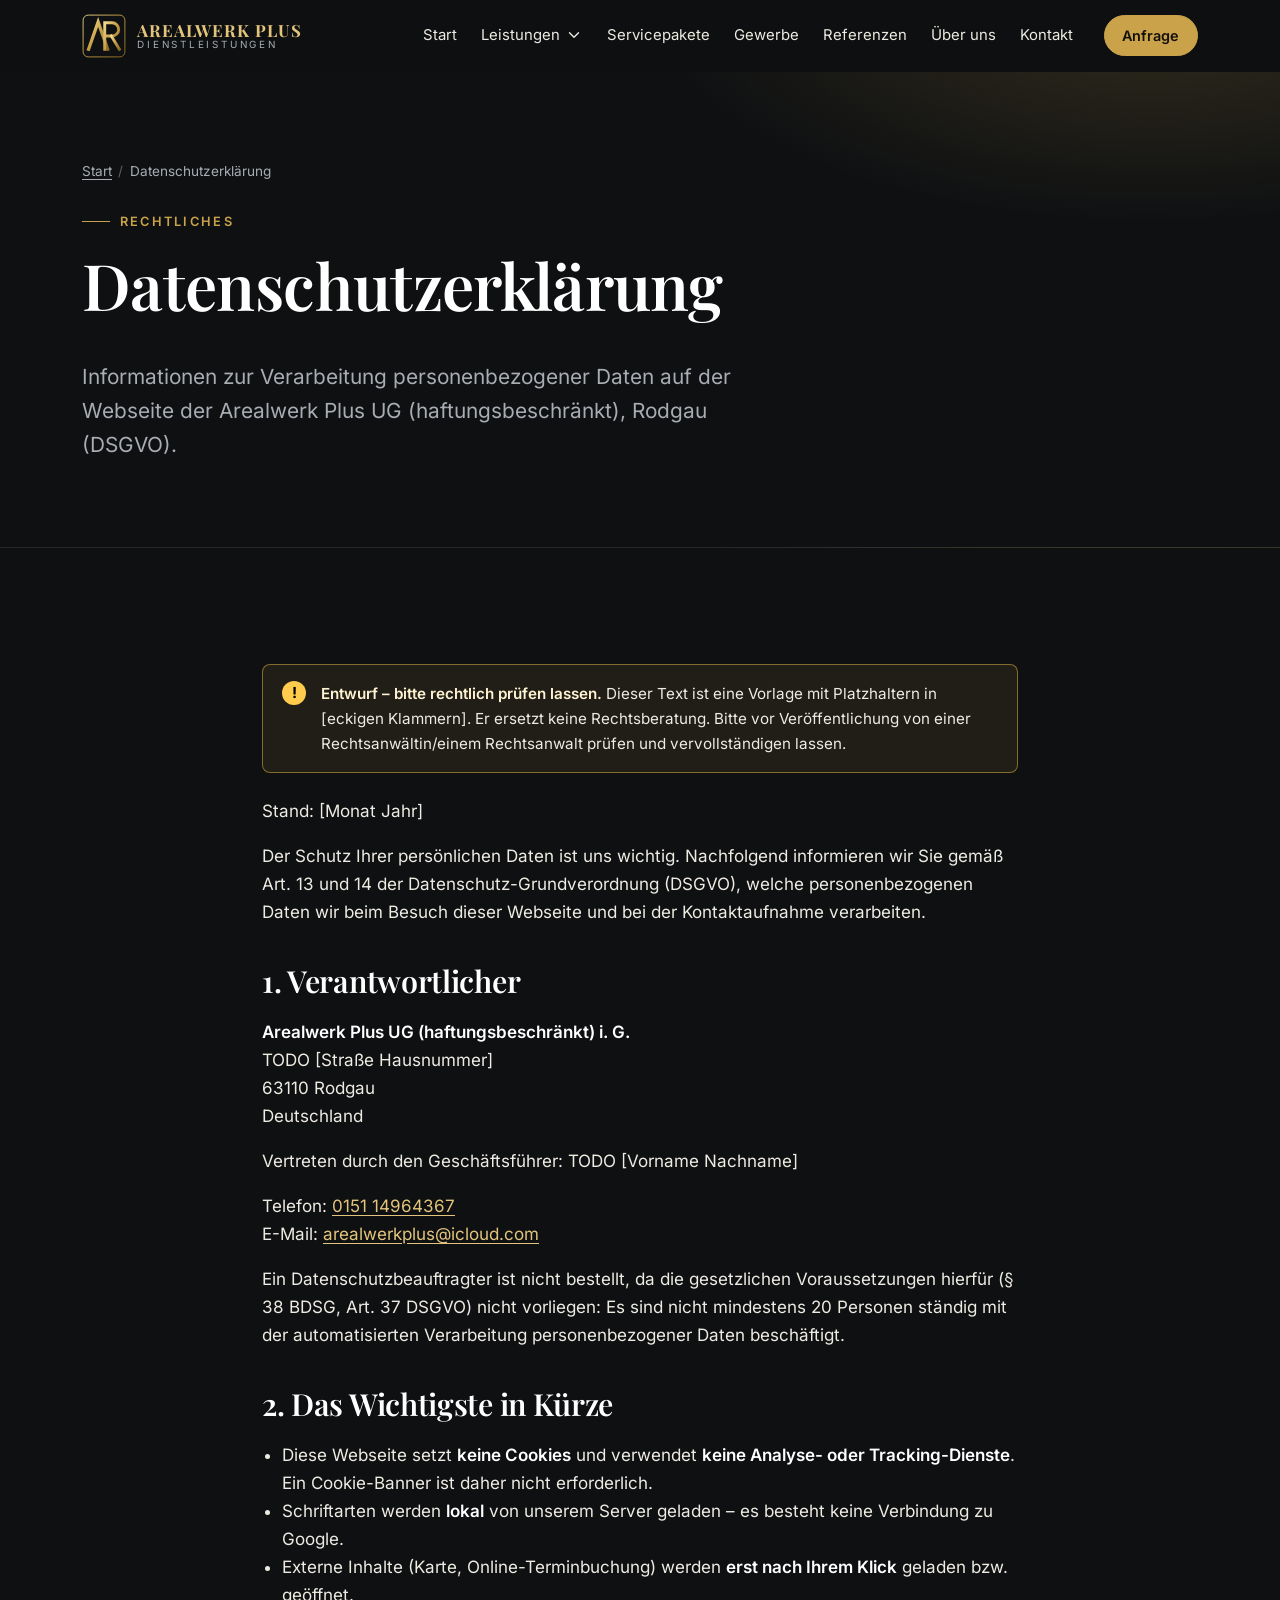
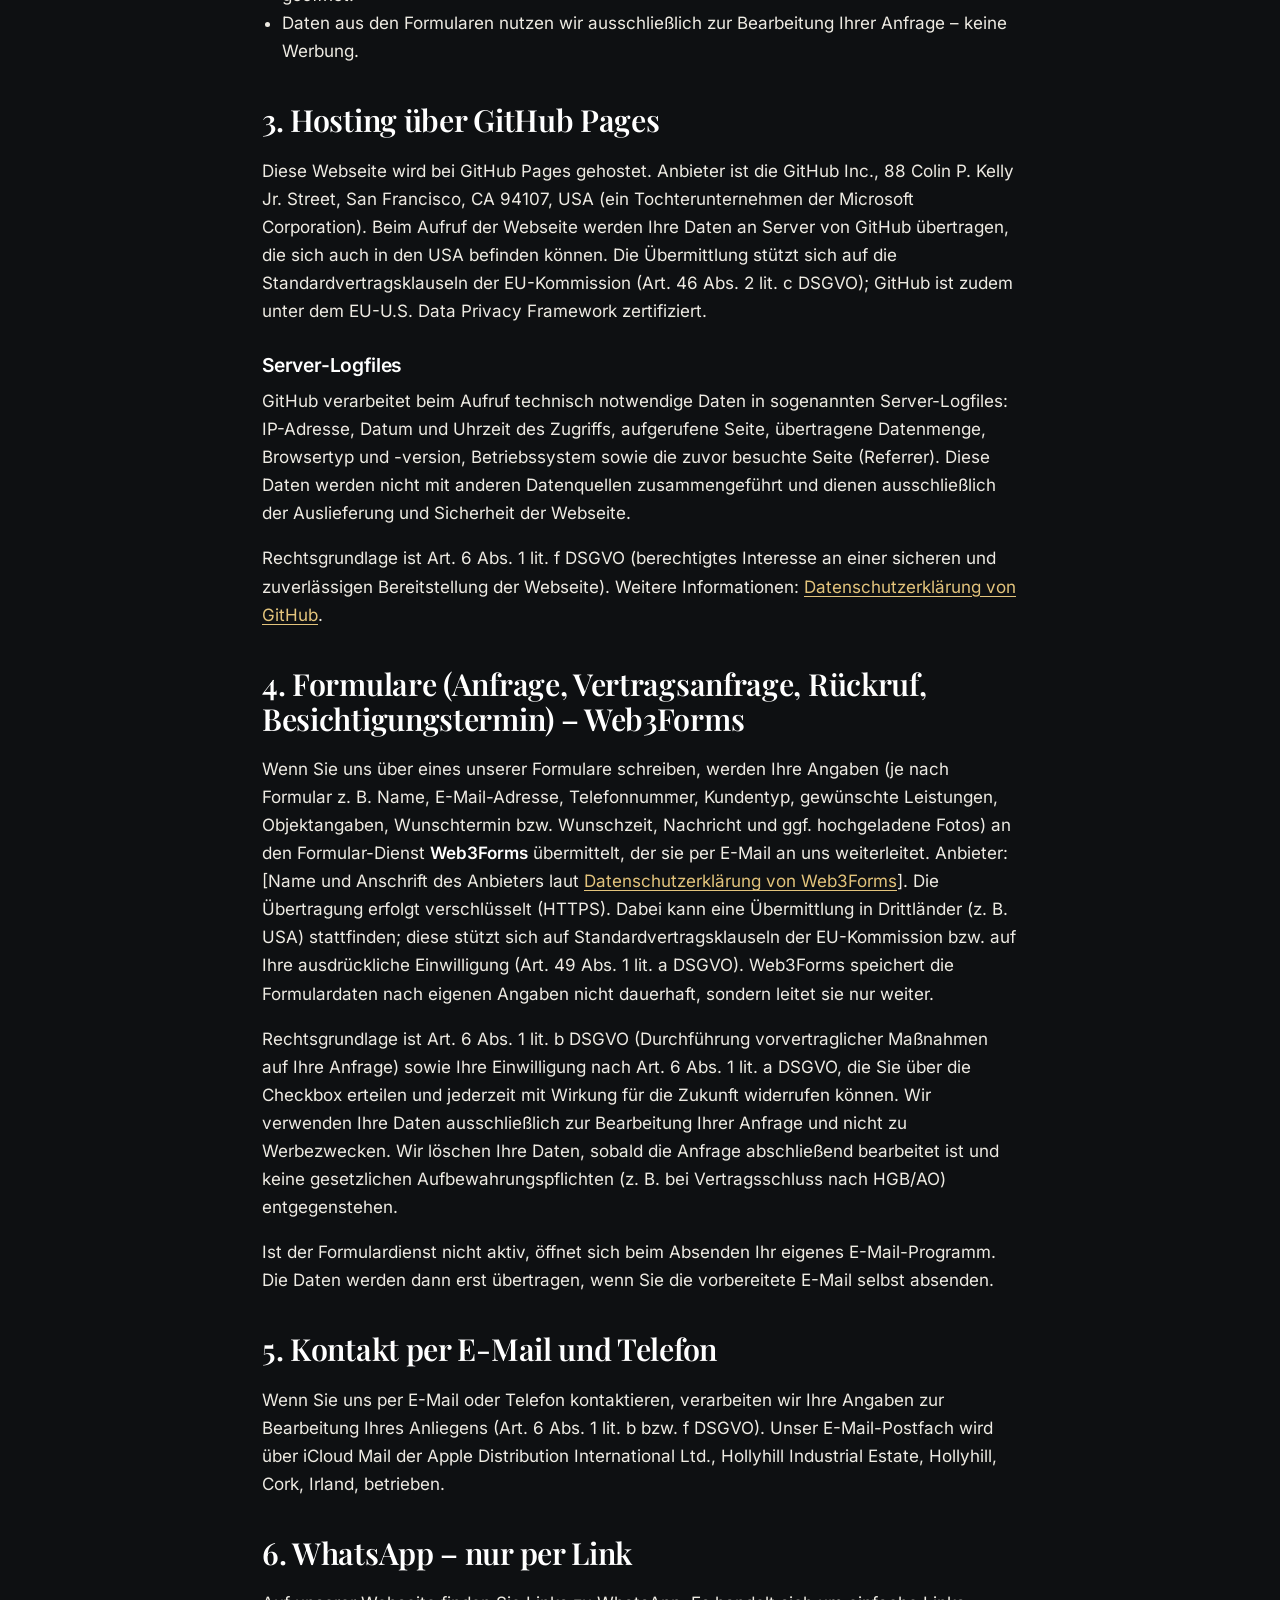
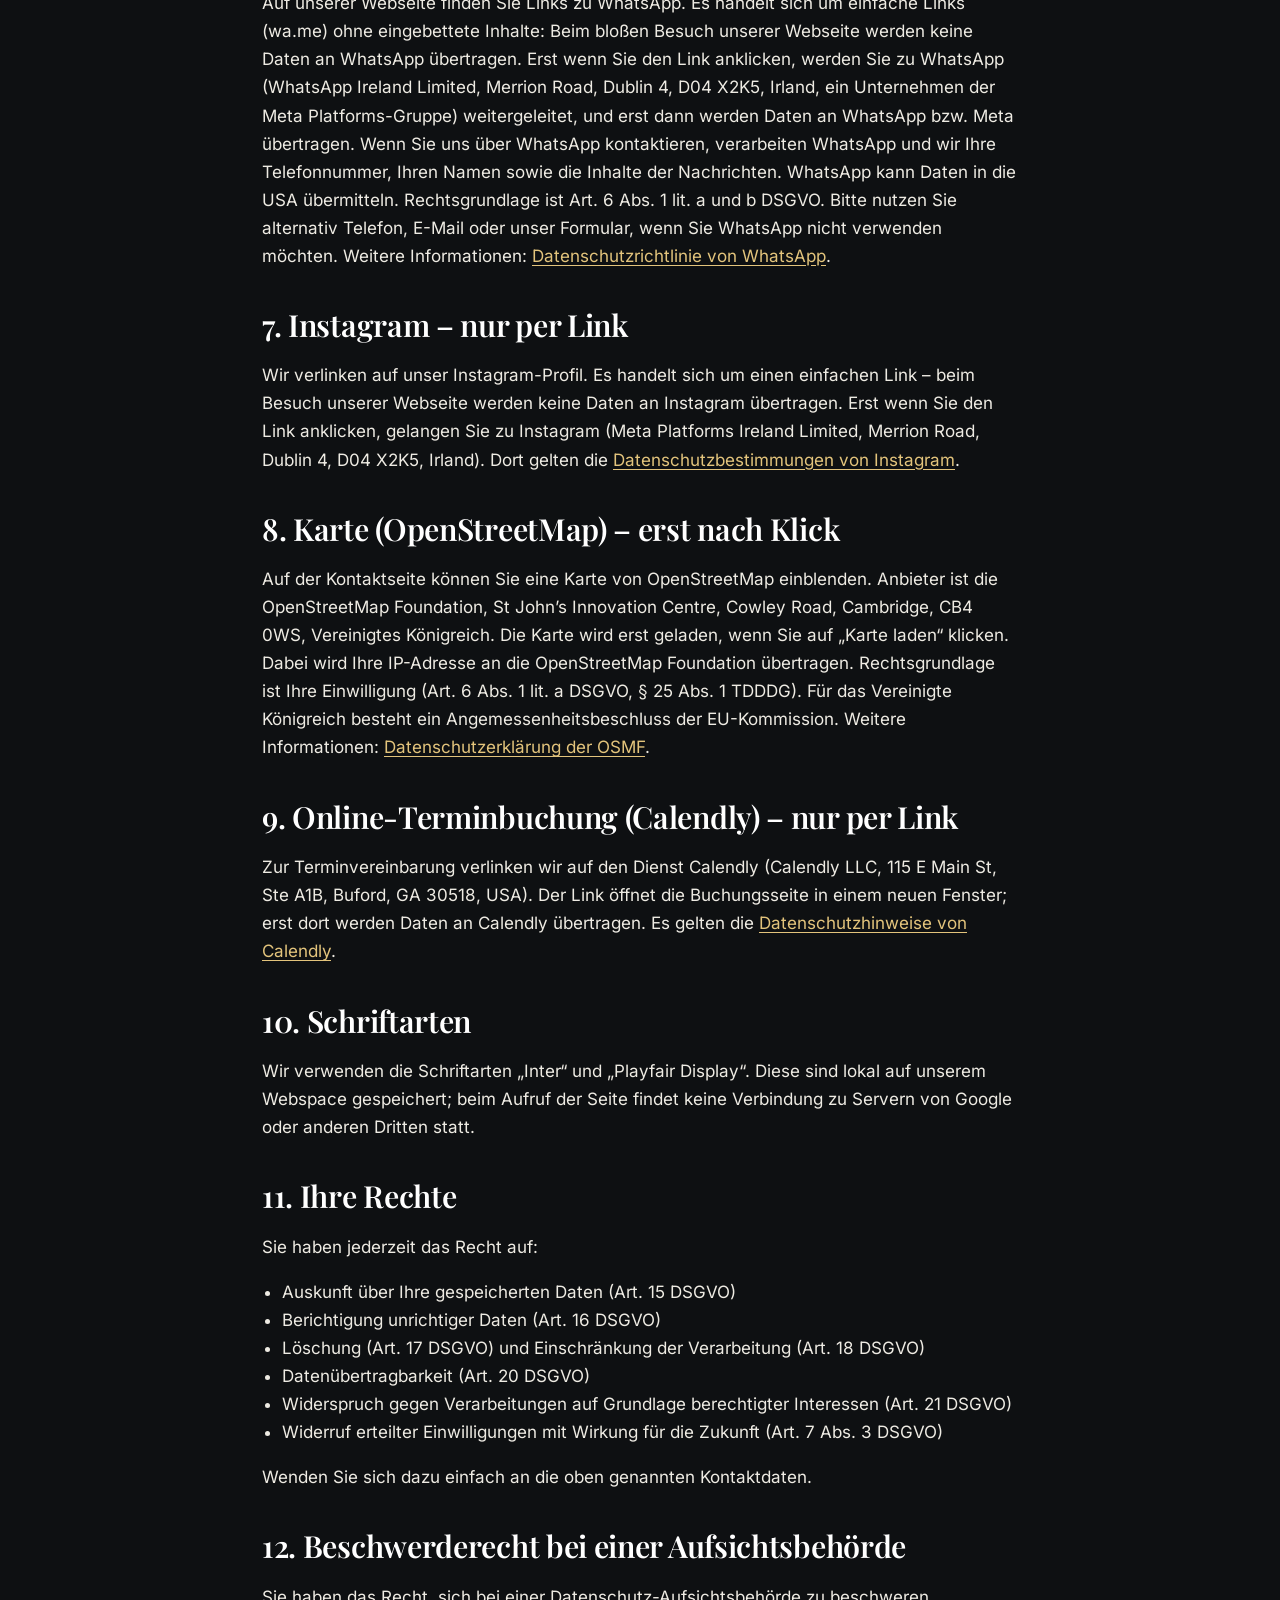
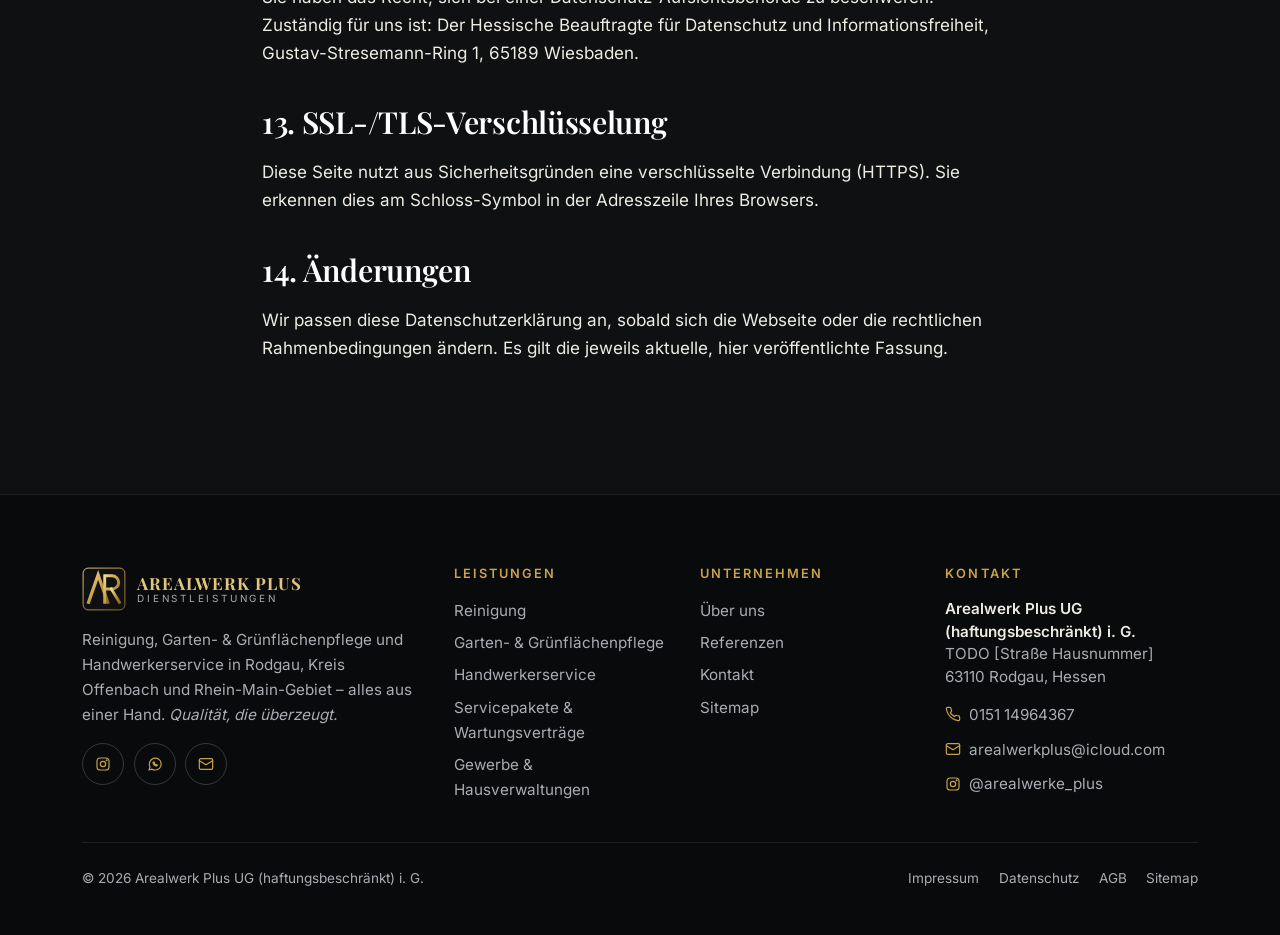
<file: datenschutz/index.html>
<!DOCTYPE html>
<html lang="de" class="no-js">
<head>
<meta charset="utf-8">
<meta name="viewport" content="width=device-width, initial-scale=1">
<title>Datenschutzerklärung | Arealwerk Plus UG (haftungsbeschränkt)</title>
<meta name="description" content="Informationen zur Verarbeitung personenbezogener Daten auf der Webseite der Arealwerk Plus UG (haftungsbeschränkt), Rodgau (DSGVO).">
<meta name="robots" content="noindex, nofollow" data-cfg-robots="index, follow">
<link rel="canonical" href="https://najeeb96-png.github.io/Arealwerke/datenschutz/">
<meta name="theme-color" content="#0e1012">
<meta property="og:type" content="website">
<meta property="og:locale" content="de_DE">
<meta property="og:site_name" content="Arealwerk Plus UG (haftungsbeschränkt)">
<meta property="og:title" content="Datenschutzerklärung | Arealwerk Plus UG (haftungsbeschränkt)">
<meta property="og:description" content="Informationen zur Verarbeitung personenbezogener Daten auf der Webseite der Arealwerk Plus UG (haftungsbeschränkt), Rodgau (DSGVO).">
<meta property="og:url" content="https://najeeb96-png.github.io/Arealwerke/datenschutz/">
<meta property="og:image" content="https://najeeb96-png.github.io/Arealwerke/images/og-image.png">
<meta property="og:image:width" content="1200">
<meta property="og:image:height" content="630">
<meta name="twitter:card" content="summary_large_image">
<link rel="icon" href="../favicon.svg" type="image/svg+xml">
<link rel="icon" href="../favicon-32.png" sizes="32x32" type="image/png">
<link rel="apple-touch-icon" href="../apple-touch-icon.png">
<link rel="preload" href="../fonts/inter-latin.woff2" as="font" type="font/woff2" crossorigin>
<link rel="preload" href="../fonts/playfair-display-latin.woff2" as="font" type="font/woff2" crossorigin>
<link rel="stylesheet" href="../css/style.css?v=1793836725">


</head>
<body>
<span id="top" tabindex="-1"></span>
<a class="skip-link" href="#main">Zum Inhalt springen</a>
<header class="site-header">
  <div class="container header-inner">
    <a class="brand" href="../" aria-label="AREALWERK PLUS Dienstleistungen – zur Startseite">
      <img src="../images/logo-mark.svg" alt="" width="44" height="44">
      <span class="brand-text"><span class="brand-name">AREALWERK PLUS</span><span class="brand-sub">Dienstleistungen</span></span>
    </a>
    <button class="nav-toggle" type="button" aria-expanded="false" aria-controls="main-nav" aria-label="Menü öffnen"><span class="nav-toggle-bars"></span></button>
    <nav class="main-nav" id="main-nav" aria-label="Hauptnavigation">
      <ul class="nav-list"><li><a href="../">Start</a></li><li><button class="nav-sub-toggle" type="button" aria-expanded="false" aria-controls="nav-sub-leistungen">Leistungen <svg class="nav-chevron" viewBox="0 0 24 24" fill="none" stroke="currentColor" stroke-width="1.8" stroke-linecap="round" stroke-linejoin="round" aria-hidden="true" focusable="false"><path d="M6 9l6 6 6-6"/></svg></button><ul class="nav-sub" id="nav-sub-leistungen"><li><a href="../reinigung/"><span class="dot" style="background:var(--c-blue)"></span>Reinigung</a></li><li><a href="../garten/"><span class="dot" style="background:var(--c-green)"></span>Garten & Grünflächen</a></li><li><a href="../handwerk/"><span class="dot" style="background:var(--c-gold)"></span>Handwerkerservice</a></li></ul></li><li><a href="../servicepakete/">Servicepakete</a></li><li><a href="../gewerbe/">Gewerbe</a></li><li><a href="../referenzen/">Referenzen</a></li><li><a href="../ueber-uns/">Über uns</a></li><li><a href="../kontakt/">Kontakt</a></li></ul>
      <div class="nav-cta"><a class="btn btn--gold btn--small" href="../kontakt/#anfrage">Anfrage</a></div>
    </nav>
  </div>
</header>
<main id="main" tabindex="-1">

<section class="page-hero">
  <div class="container">
    <nav class="breadcrumb" aria-label="Brotkrumen"><ol><li><a href="../">Start</a></li><li aria-current="page">Datenschutzerklärung</li></ol></nav>
    <span class="eyebrow">Rechtliches</span>
    <h1>Datenschutzerklärung</h1>
    
    <p class="lead">Informationen zur Verarbeitung personenbezogener Daten auf der Webseite der Arealwerk Plus UG (haftungsbeschränkt), Rodgau (DSGVO).</p>
    
  </div>
</section>
<section class="section"><div class="container prose">
<div class="notice" role="note"><div><p><strong>Entwurf – bitte rechtlich prüfen lassen.</strong> Dieser Text ist eine Vorlage mit Platzhaltern in [eckigen Klammern]. Er ersetzt keine Rechtsberatung. Bitte vor Veröffentlichung von einer Rechtsanwältin/einem Rechtsanwalt prüfen und vervollständigen lassen.</p></div></div>

<p>Stand: [Monat Jahr] <!-- TODO: Datum eintragen --></p>
<p>Der Schutz Ihrer persönlichen Daten ist uns wichtig. Nachfolgend informieren wir Sie gemäß Art. 13 und 14 der Datenschutz-Grundverordnung (DSGVO), welche personenbezogenen Daten wir beim Besuch dieser Webseite und bei der Kontaktaufnahme verarbeiten.</p>

<h2>1. Verantwortlicher</h2>
<!-- Straße, Geschäftsführer usw. werden aus js/config.js übernommen -->
<address>
  <strong><span data-cfg="firmaKurz">Arealwerk Plus UG (haftungsbeschränkt)</span><span data-ig> i. G.</span></strong><br>
  <span data-cfg="strasse">[Straße Hausnummer]</span><br>
  <span data-cfg="plzOrt">63110 Rodgau</span><br>
  Deutschland
</address>
<p>Vertreten durch den Geschäftsführer: <span data-cfg="geschaeftsfuehrer">[Vorname Nachname]</span></p>
<p>Telefon: <a class="" href="tel:+4915114964367" data-cfg-href="tel"> <span data-cfg="telefonAnzeige">0151 14964367</span></a><br>E-Mail: <a href="mailto:arealwerkplus@icloud.com" data-cfg-href="mail"><span data-cfg="email">arealwerkplus@icloud.com</span></a></p>
<p>Ein Datenschutzbeauftragter ist nicht bestellt, da die gesetzlichen Voraussetzungen hierfür (§ 38 BDSG, Art. 37 DSGVO) nicht vorliegen: Es sind nicht mindestens 20 Personen ständig mit der automatisierten Verarbeitung personenbezogener Daten beschäftigt. <!-- TODO: prüfen --></p>

<h2>2. Das Wichtigste in Kürze</h2>
<ul>
  <li>Diese Webseite setzt <strong>keine Cookies</strong> und verwendet <strong>keine Analyse- oder Tracking-Dienste</strong>. Ein Cookie-Banner ist daher nicht erforderlich.</li>
  <li>Schriftarten werden <strong>lokal</strong> von unserem Server geladen – es besteht keine Verbindung zu Google.</li>
  <li>Externe Inhalte (Karte, Online-Terminbuchung) werden <strong>erst nach Ihrem Klick</strong> geladen bzw. geöffnet.</li>
  <li>Daten aus den Formularen nutzen wir ausschließlich zur Bearbeitung Ihrer Anfrage – keine Werbung.</li>
</ul>

<h2>3. Hosting über GitHub Pages</h2>
<p>Diese Webseite wird bei GitHub Pages gehostet. Anbieter ist die GitHub Inc., 88 Colin P. Kelly Jr. Street, San Francisco, CA 94107, USA (ein Tochterunternehmen der Microsoft Corporation). Beim Aufruf der Webseite werden Ihre Daten an Server von GitHub übertragen, die sich auch in den USA befinden können. Die Übermittlung stützt sich auf die Standardvertragsklauseln der EU-Kommission (Art. 46 Abs. 2 lit. c DSGVO); GitHub ist zudem unter dem EU-U.S. Data Privacy Framework zertifiziert.</p>
<h3>Server-Logfiles</h3>
<p>GitHub verarbeitet beim Aufruf technisch notwendige Daten in sogenannten Server-Logfiles: IP-Adresse, Datum und Uhrzeit des Zugriffs, aufgerufene Seite, übertragene Datenmenge, Browsertyp und -version, Betriebssystem sowie die zuvor besuchte Seite (Referrer). Diese Daten werden nicht mit anderen Datenquellen zusammengeführt und dienen ausschließlich der Auslieferung und Sicherheit der Webseite.</p>
<p>Rechtsgrundlage ist Art. 6 Abs. 1 lit. f DSGVO (berechtigtes Interesse an einer sicheren und zuverlässigen Bereitstellung der Webseite). Weitere Informationen: <a href="https://docs.github.com/de/site-policy/privacy-policies/github-general-privacy-statement" target="_blank" rel="noopener">Datenschutzerklärung von GitHub</a>. <!-- TODO: Zertifizierungsstatus aktuell prüfen; bei Domainwechsel/anderem Hoster Abschnitt anpassen --></p>

<h2>4. Formulare (Anfrage, Vertragsanfrage, Rückruf, Besichtigungstermin) – Web3Forms</h2>
<p>Wenn Sie uns über eines unserer Formulare schreiben, werden Ihre Angaben (je nach Formular z. B. Name, E-Mail-Adresse, Telefonnummer, Kundentyp, gewünschte Leistungen, Objektangaben, Wunschtermin bzw. Wunschzeit, Nachricht und ggf. hochgeladene Fotos) an den Formular-Dienst <strong>Web3Forms</strong> übermittelt, der sie per E-Mail an uns weiterleitet. <!-- TODO: Anbieterangaben (Firmenname, Anschrift, Sitz) von Web3Forms prüfen und eintragen --> Anbieter: [Name und Anschrift des Anbieters laut <a href="https://web3forms.com/privacy" target="_blank" rel="noopener">Datenschutzerklärung von Web3Forms</a>]. Die Übertragung erfolgt verschlüsselt (HTTPS). Dabei kann eine Übermittlung in Drittländer (z. B. USA) stattfinden; diese stützt sich auf Standardvertragsklauseln der EU-Kommission bzw. auf Ihre ausdrückliche Einwilligung (Art. 49 Abs. 1 lit. a DSGVO). Web3Forms speichert die Formulardaten nach eigenen Angaben nicht dauerhaft, sondern leitet sie nur weiter. <!-- TODO: Angaben zu Web3Forms (Sitz, Speicherdauer, AVV) prüfen --></p>
<p>Rechtsgrundlage ist Art. 6 Abs. 1 lit. b DSGVO (Durchführung vorvertraglicher Maßnahmen auf Ihre Anfrage) sowie Ihre Einwilligung nach Art. 6 Abs. 1 lit. a DSGVO, die Sie über die Checkbox erteilen und jederzeit mit Wirkung für die Zukunft widerrufen können. Wir verwenden Ihre Daten ausschließlich zur Bearbeitung Ihrer Anfrage und nicht zu Werbezwecken. Wir löschen Ihre Daten, sobald die Anfrage abschließend bearbeitet ist und keine gesetzlichen Aufbewahrungspflichten (z. B. bei Vertragsschluss nach HGB/AO) entgegenstehen. <!-- TODO: Auftragsverarbeitungsvertrag (AVV) mit Web3Forms prüfen --></p>
<p>Ist der Formulardienst nicht aktiv, öffnet sich beim Absenden Ihr eigenes E-Mail-Programm. Die Daten werden dann erst übertragen, wenn Sie die vorbereitete E-Mail selbst absenden.</p>

<h2>5. Kontakt per E-Mail und Telefon</h2>
<p>Wenn Sie uns per E-Mail oder Telefon kontaktieren, verarbeiten wir Ihre Angaben zur Bearbeitung Ihres Anliegens (Art. 6 Abs. 1 lit. b bzw. f DSGVO). Unser E-Mail-Postfach wird über iCloud Mail der Apple Distribution International Ltd., Hollyhill Industrial Estate, Hollyhill, Cork, Irland, betrieben. <!-- TODO: bei anderem E-Mail-Anbieter anpassen --></p>

<h2>6. WhatsApp – nur per Link</h2>
<p>Auf unserer Webseite finden Sie Links zu WhatsApp. Es handelt sich um einfache Links (wa.me) ohne eingebettete Inhalte: Beim bloßen Besuch unserer Webseite werden keine Daten an WhatsApp übertragen. Erst wenn Sie den Link anklicken, werden Sie zu WhatsApp (WhatsApp Ireland Limited, Merrion Road, Dublin 4, D04 X2K5, Irland, ein Unternehmen der Meta Platforms-Gruppe) weitergeleitet, und erst dann werden Daten an WhatsApp bzw. Meta übertragen. Wenn Sie uns über WhatsApp kontaktieren, verarbeiten WhatsApp und wir Ihre Telefonnummer, Ihren Namen sowie die Inhalte der Nachrichten. WhatsApp kann Daten in die USA übermitteln. Rechtsgrundlage ist Art. 6 Abs. 1 lit. a und b DSGVO. Bitte nutzen Sie alternativ Telefon, E-Mail oder unser Formular, wenn Sie WhatsApp nicht verwenden möchten. Weitere Informationen: <a href="https://www.whatsapp.com/legal/privacy-policy-eea" target="_blank" rel="noopener">Datenschutzrichtlinie von WhatsApp</a>.</p>

<h2>7. Instagram – nur per Link</h2>
<p>Wir verlinken auf unser Instagram-Profil. Es handelt sich um einen einfachen Link – beim Besuch unserer Webseite werden keine Daten an Instagram übertragen. Erst wenn Sie den Link anklicken, gelangen Sie zu Instagram (Meta Platforms Ireland Limited, Merrion Road, Dublin 4, D04 X2K5, Irland). Dort gelten die <a href="https://privacycenter.instagram.com/policy" target="_blank" rel="noopener">Datenschutzbestimmungen von Instagram</a>.</p>

<h2>8. Karte (OpenStreetMap) – erst nach Klick</h2>
<p>Auf der Kontaktseite können Sie eine Karte von OpenStreetMap einblenden. Anbieter ist die OpenStreetMap Foundation, St John’s Innovation Centre, Cowley Road, Cambridge, CB4 0WS, Vereinigtes Königreich. Die Karte wird erst geladen, wenn Sie auf „Karte laden“ klicken. Dabei wird Ihre IP-Adresse an die OpenStreetMap Foundation übertragen. Rechtsgrundlage ist Ihre Einwilligung (Art. 6 Abs. 1 lit. a DSGVO, § 25 Abs. 1 TDDDG). Für das Vereinigte Königreich besteht ein Angemessenheitsbeschluss der EU-Kommission. Weitere Informationen: <a href="https://osmfoundation.org/wiki/Privacy_Policy" target="_blank" rel="noopener">Datenschutzerklärung der OSMF</a>.</p>

<h2>9. Online-Terminbuchung (Calendly) – nur per Link</h2>
<!-- TODO: Abschnitt entfernen, falls Calendly nicht genutzt wird (Link ist ausgeblendet, solange calendlyLink in js/config.js "TODO" ist) -->
<p>Zur Terminvereinbarung verlinken wir auf den Dienst Calendly (Calendly LLC, 115 E Main St, Ste A1B, Buford, GA 30518, USA). Der Link öffnet die Buchungsseite in einem neuen Fenster; erst dort werden Daten an Calendly übertragen. Es gelten die <a href="https://calendly.com/legal/privacy-notice" target="_blank" rel="noopener">Datenschutzhinweise von Calendly</a>.</p>

<h2>10. Schriftarten</h2>
<p>Wir verwenden die Schriftarten „Inter“ und „Playfair Display“. Diese sind lokal auf unserem Webspace gespeichert; beim Aufruf der Seite findet keine Verbindung zu Servern von Google oder anderen Dritten statt.</p>

<h2>11. Ihre Rechte</h2>
<p>Sie haben jederzeit das Recht auf:</p>
<ul>
  <li>Auskunft über Ihre gespeicherten Daten (Art. 15 DSGVO)</li>
  <li>Berichtigung unrichtiger Daten (Art. 16 DSGVO)</li>
  <li>Löschung (Art. 17 DSGVO) und Einschränkung der Verarbeitung (Art. 18 DSGVO)</li>
  <li>Datenübertragbarkeit (Art. 20 DSGVO)</li>
  <li>Widerspruch gegen Verarbeitungen auf Grundlage berechtigter Interessen (Art. 21 DSGVO)</li>
  <li>Widerruf erteilter Einwilligungen mit Wirkung für die Zukunft (Art. 7 Abs. 3 DSGVO)</li>
</ul>
<p>Wenden Sie sich dazu einfach an die oben genannten Kontaktdaten.</p>

<h2>12. Beschwerderecht bei einer Aufsichtsbehörde</h2>
<p>Sie haben das Recht, sich bei einer Datenschutz-Aufsichtsbehörde zu beschweren. Zuständig für uns ist: Der Hessische Beauftragte für Datenschutz und Informationsfreiheit, Gustav-Stresemann-Ring 1, 65189 Wiesbaden. <!-- TODO: Angaben prüfen --></p>

<h2>13. SSL-/TLS-Verschlüsselung</h2>
<p>Diese Seite nutzt aus Sicherheitsgründen eine verschlüsselte Verbindung (HTTPS). Sie erkennen dies am Schloss-Symbol in der Adresszeile Ihres Browsers.</p>

<h2>14. Änderungen</h2>
<p>Wir passen diese Datenschutzerklärung an, sobald sich die Webseite oder die rechtlichen Rahmenbedingungen ändern. Es gilt die jeweils aktuelle, hier veröffentlichte Fassung.</p>

</div></section>
</main>
<footer class="site-footer">
  <div class="container">
    <div class="footer-grid">
      <div class="footer-brand">
        <a class="brand" href="../" aria-label="AREALWERK PLUS Dienstleistungen – zur Startseite">
          <img src="../images/logo-mark.svg" alt="" width="44" height="44">
          <span class="brand-text"><span class="brand-name">AREALWERK PLUS</span><span class="brand-sub">Dienstleistungen</span></span>
        </a>
        <p>Reinigung, Garten- &amp; Grünflächenpflege und Handwerkerservice in <span data-cfg="region">Rodgau, Kreis Offenbach und Rhein-Main-Gebiet</span> – alles aus einer Hand. <em>Qualität, die überzeugt.</em></p>
        <ul class="social" aria-label="Soziale Medien und Kontakt">
          <li><a href="https://www.instagram.com/arealwerke_plus" data-cfg-href="instagram" target="_blank" rel="noopener" aria-label="Instagram (öffnet neues Fenster)" title="Instagram"><svg viewBox="0 0 24 24" fill="none" stroke="currentColor" stroke-width="1.8" stroke-linecap="round" stroke-linejoin="round" aria-hidden="true" focusable="false"><rect x="3" y="3" width="18" height="18" rx="5"/><circle cx="12" cy="12" r="4"/><circle cx="17.5" cy="6.5" r=".6" fill="currentColor"/></svg></a></li>
          <li><a href="https://wa.me/4915114964367" data-cfg-href="whatsapp" target="_blank" rel="noopener" aria-label="WhatsApp (öffnet neues Fenster)" title="WhatsApp"><svg viewBox="0 0 24 24" fill="none" stroke="currentColor" stroke-width="1.8" stroke-linecap="round" stroke-linejoin="round" aria-hidden="true" focusable="false"><path d="M3 21l1.6-4.6A8.9 8.9 0 1112 21a9 9 0 01-4.4-1.2z"/><path d="M9 9.5c0 3 2.5 5.5 5.5 5.5l1-1.3-1.8-.9-.7.7a4 4 0 01-2.1-2.1l.7-.7-.9-1.8z"/></svg></a></li>
          <li><a href="mailto:arealwerkplus@icloud.com" data-cfg-href="mail" aria-label="E-Mail senden" title="E-Mail"><svg viewBox="0 0 24 24" fill="none" stroke="currentColor" stroke-width="1.8" stroke-linecap="round" stroke-linejoin="round" aria-hidden="true" focusable="false"><rect x="2" y="4" width="20" height="16" rx="2"/><path d="M22 7l-10 6L2 7"/></svg></a></li>
        </ul>
      </div>
      <div>
        <h2>Leistungen</h2>
        <ul>
          <li><a href="../reinigung/">Reinigung</a></li>
          <li><a href="../garten/">Garten- &amp; Grünflächenpflege</a></li>
          <li><a href="../handwerk/">Handwerkerservice</a></li>
          <li><a href="../servicepakete/">Servicepakete &amp; Wartungsverträge</a></li>
          <li><a href="../gewerbe/">Gewerbe &amp; Hausverwaltungen</a></li>
        </ul>
      </div>
      <div>
        <h2>Unternehmen</h2>
        <ul>
          <li><a href="../ueber-uns/">Über uns</a></li>
          <li><a href="../referenzen/">Referenzen</a></li>
          <li><a href="../kontakt/">Kontakt</a></li>
          <li data-cfg-wrap hidden><a href="#" data-cfg-href="flyer" data-root="../" download>Flyer (PDF)</a></li>
          <li><a href="../sitemap/">Sitemap</a></li>
        </ul>
      </div>
      <div>
        <h2>Kontakt</h2>
        <address>
          <strong><span data-cfg="firmaKurz">Arealwerk Plus UG (haftungsbeschränkt)</span><span data-ig> i. G.</span></strong><br>
          <span data-cfg="strasse">[Straße Hausnummer]</span><br>
          <span data-cfg="plzOrt">63110 Rodgau</span>, <span data-cfg="bundesland">Hessen</span>
        </address>
        <ul>
          <li><a class="" href="tel:+4915114964367" data-cfg-href="tel"><svg viewBox="0 0 24 24" fill="none" stroke="currentColor" stroke-width="1.8" stroke-linecap="round" stroke-linejoin="round" aria-hidden="true" focusable="false"><path d="M22 16.9v3a2 2 0 01-2.2 2 19.8 19.8 0 01-8.6-3.1 19.5 19.5 0 01-6-6A19.8 19.8 0 012.1 4.2 2 2 0 014.1 2h3a2 2 0 012 1.7c.1 1 .4 1.9.7 2.8a2 2 0 01-.5 2.1L8 9.9a16 16 0 006 6l1.3-1.3a2 2 0 012.1-.4c.9.3 1.8.6 2.8.7a2 2 0 011.7 2z"/></svg> <span data-cfg="telefonAnzeige">0151 14964367</span></a></li>
          <li><a href="mailto:arealwerkplus@icloud.com" data-cfg-href="mail"><svg viewBox="0 0 24 24" fill="none" stroke="currentColor" stroke-width="1.8" stroke-linecap="round" stroke-linejoin="round" aria-hidden="true" focusable="false"><rect x="2" y="4" width="20" height="16" rx="2"/><path d="M22 7l-10 6L2 7"/></svg> <span data-cfg="email">arealwerkplus@icloud.com</span></a></li>
          <li><a href="https://www.instagram.com/arealwerke_plus" data-cfg-href="instagram" target="_blank" rel="noopener"><svg viewBox="0 0 24 24" fill="none" stroke="currentColor" stroke-width="1.8" stroke-linecap="round" stroke-linejoin="round" aria-hidden="true" focusable="false"><rect x="3" y="3" width="18" height="18" rx="5"/><circle cx="12" cy="12" r="4"/><circle cx="17.5" cy="6.5" r=".6" fill="currentColor"/></svg> <span data-cfg="instagramHandle">@arealwerke_plus</span></a></li>
        </ul>
      </div>
    </div>
    <div class="footer-bottom">
      <p>© <span data-year>2026</span> <span data-cfg="firmaKurz">Arealwerk Plus UG (haftungsbeschränkt)</span><span data-ig> i. G.</span></p>
      <ul>
        <li><a href="../impressum/">Impressum</a></li>
        <li><a href="../datenschutz/">Datenschutz</a></li>
        <li><a href="../agb/">AGB</a></li>
        <li><a href="../sitemap/">Sitemap</a></li>
      </ul>
    </div>
  </div>
</footer>

<!-- Mobile Aktionsleiste (nur auf kleinen Bildschirmen sichtbar) -->
<nav class="mobile-bar" aria-label="Schnellkontakt">
  <a href="tel:+4915114964367" data-cfg-href="tel"><svg viewBox="0 0 24 24" fill="none" stroke="currentColor" stroke-width="1.8" stroke-linecap="round" stroke-linejoin="round" aria-hidden="true" focusable="false"><path d="M22 16.9v3a2 2 0 01-2.2 2 19.8 19.8 0 01-8.6-3.1 19.5 19.5 0 01-6-6A19.8 19.8 0 012.1 4.2 2 2 0 014.1 2h3a2 2 0 012 1.7c.1 1 .4 1.9.7 2.8a2 2 0 01-.5 2.1L8 9.9a16 16 0 006 6l1.3-1.3a2 2 0 012.1-.4c.9.3 1.8.6 2.8.7a2 2 0 011.7 2z"/></svg><span>Anrufen</span></a>
  <a href="https://wa.me/4915114964367" data-cfg-href="whatsapp" target="_blank" rel="noopener"><svg viewBox="0 0 24 24" fill="none" stroke="currentColor" stroke-width="1.8" stroke-linecap="round" stroke-linejoin="round" aria-hidden="true" focusable="false"><path d="M3 21l1.6-4.6A8.9 8.9 0 1112 21a9 9 0 01-4.4-1.2z"/><path d="M9 9.5c0 3 2.5 5.5 5.5 5.5l1-1.3-1.8-.9-.7.7a4 4 0 01-2.1-2.1l.7-.7-.9-1.8z"/></svg><span>WhatsApp</span></a>
  <a class="is-primary" href="../kontakt/#anfrage"><svg viewBox="0 0 24 24" fill="none" stroke="currentColor" stroke-width="1.8" stroke-linecap="round" stroke-linejoin="round" aria-hidden="true" focusable="false"><path d="M22 2L11 13"/><path d="M22 2l-7 20-4-9-9-4z"/></svg><span>Anfrage</span></a>
</nav>

<button class="to-top" type="button" aria-label="Nach oben scrollen"><svg viewBox="0 0 24 24" fill="none" stroke="currentColor" stroke-width="1.8" stroke-linecap="round" stroke-linejoin="round" aria-hidden="true" focusable="false"><path d="M12 19V5"/><path d="M5 12l7-7 7 7"/></svg></button>
<script src="../js/config.js?v=1793836725"></script>
<script src="../js/main.js?v=1793836725" defer></script>
</body>
</html>
</file>
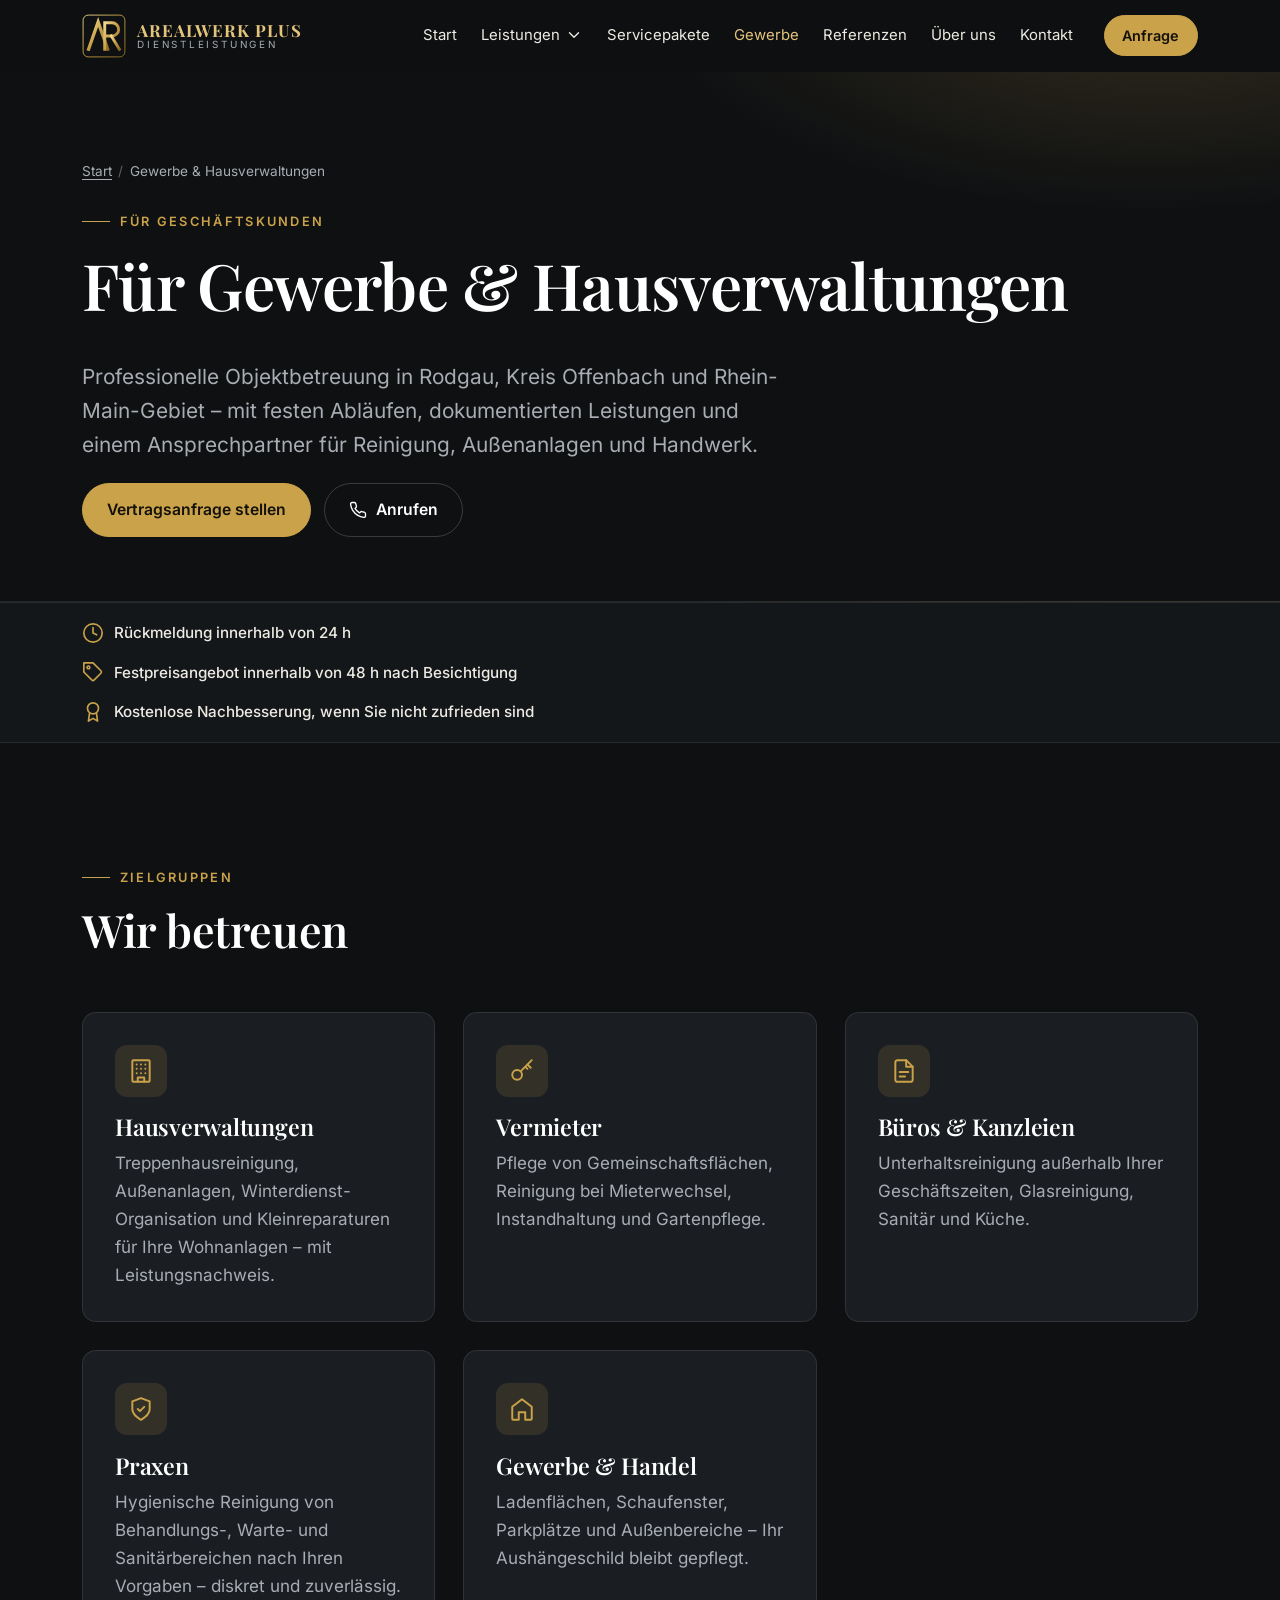
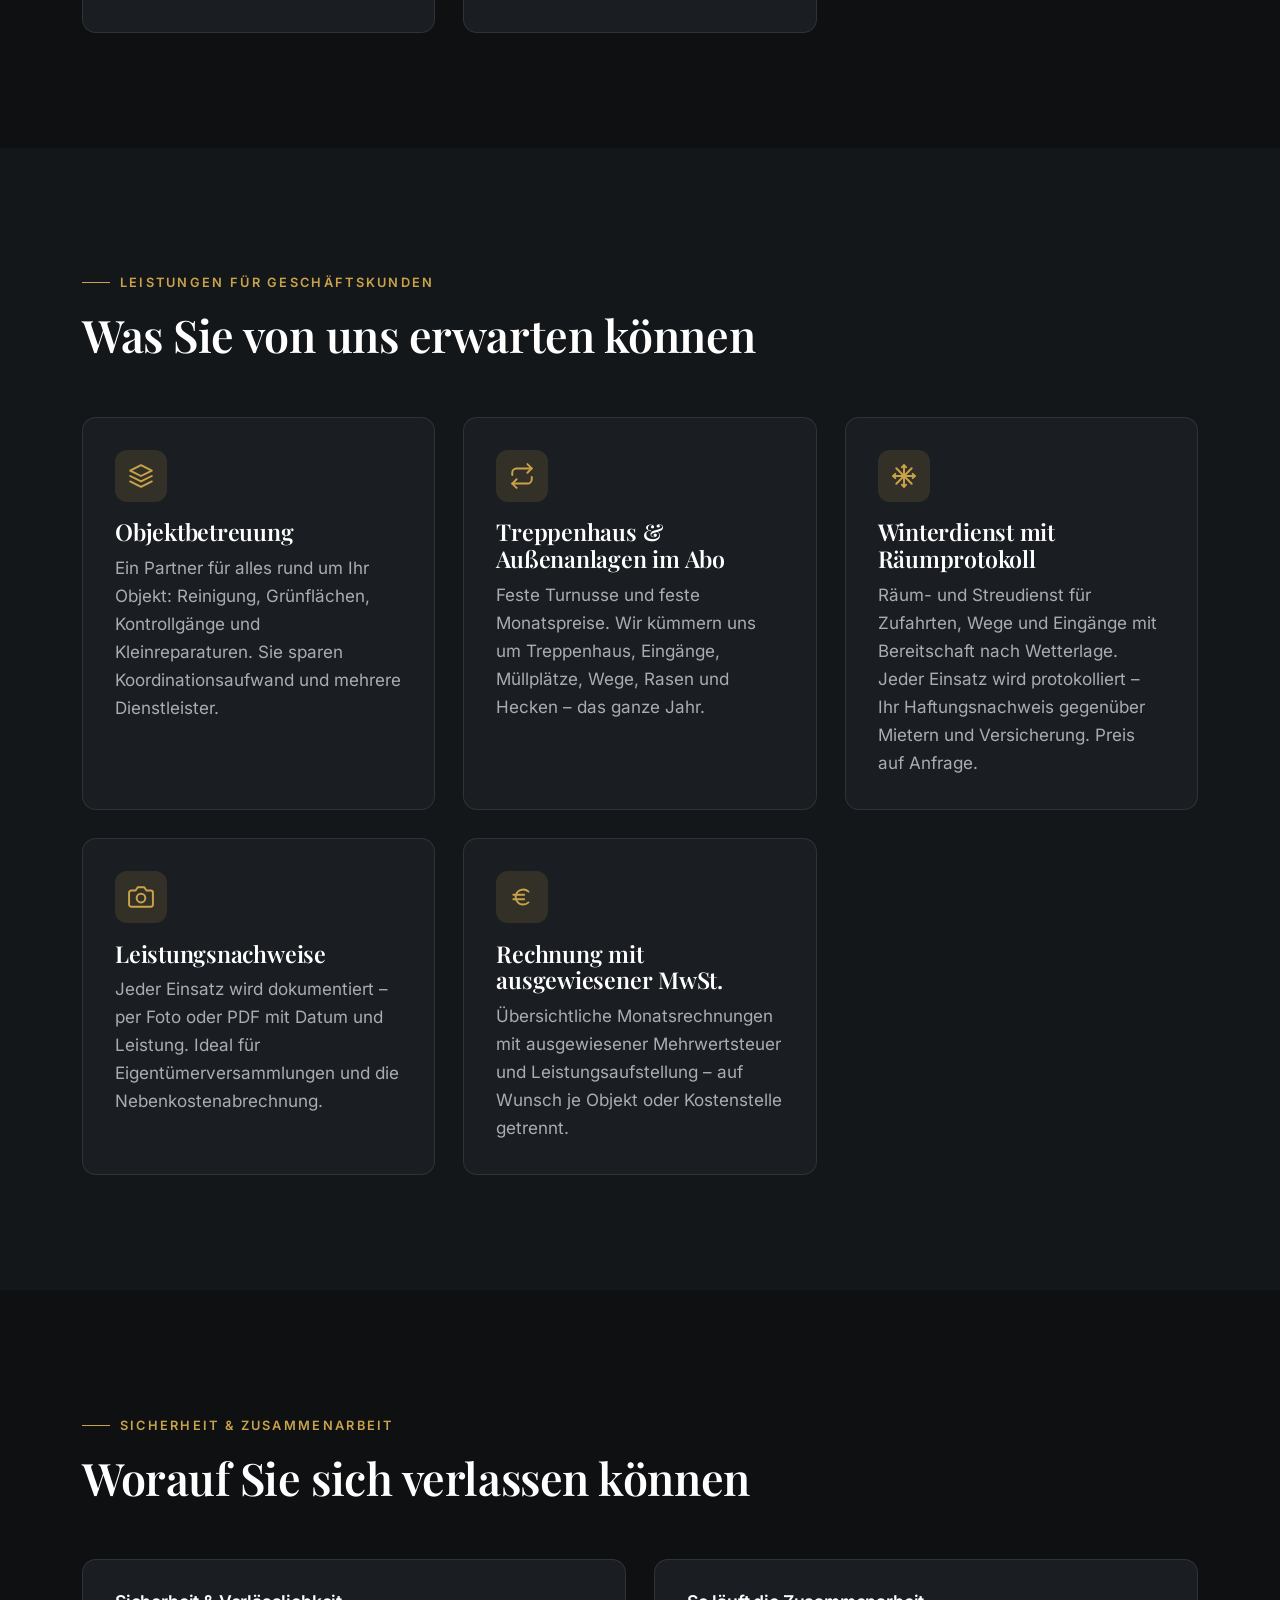
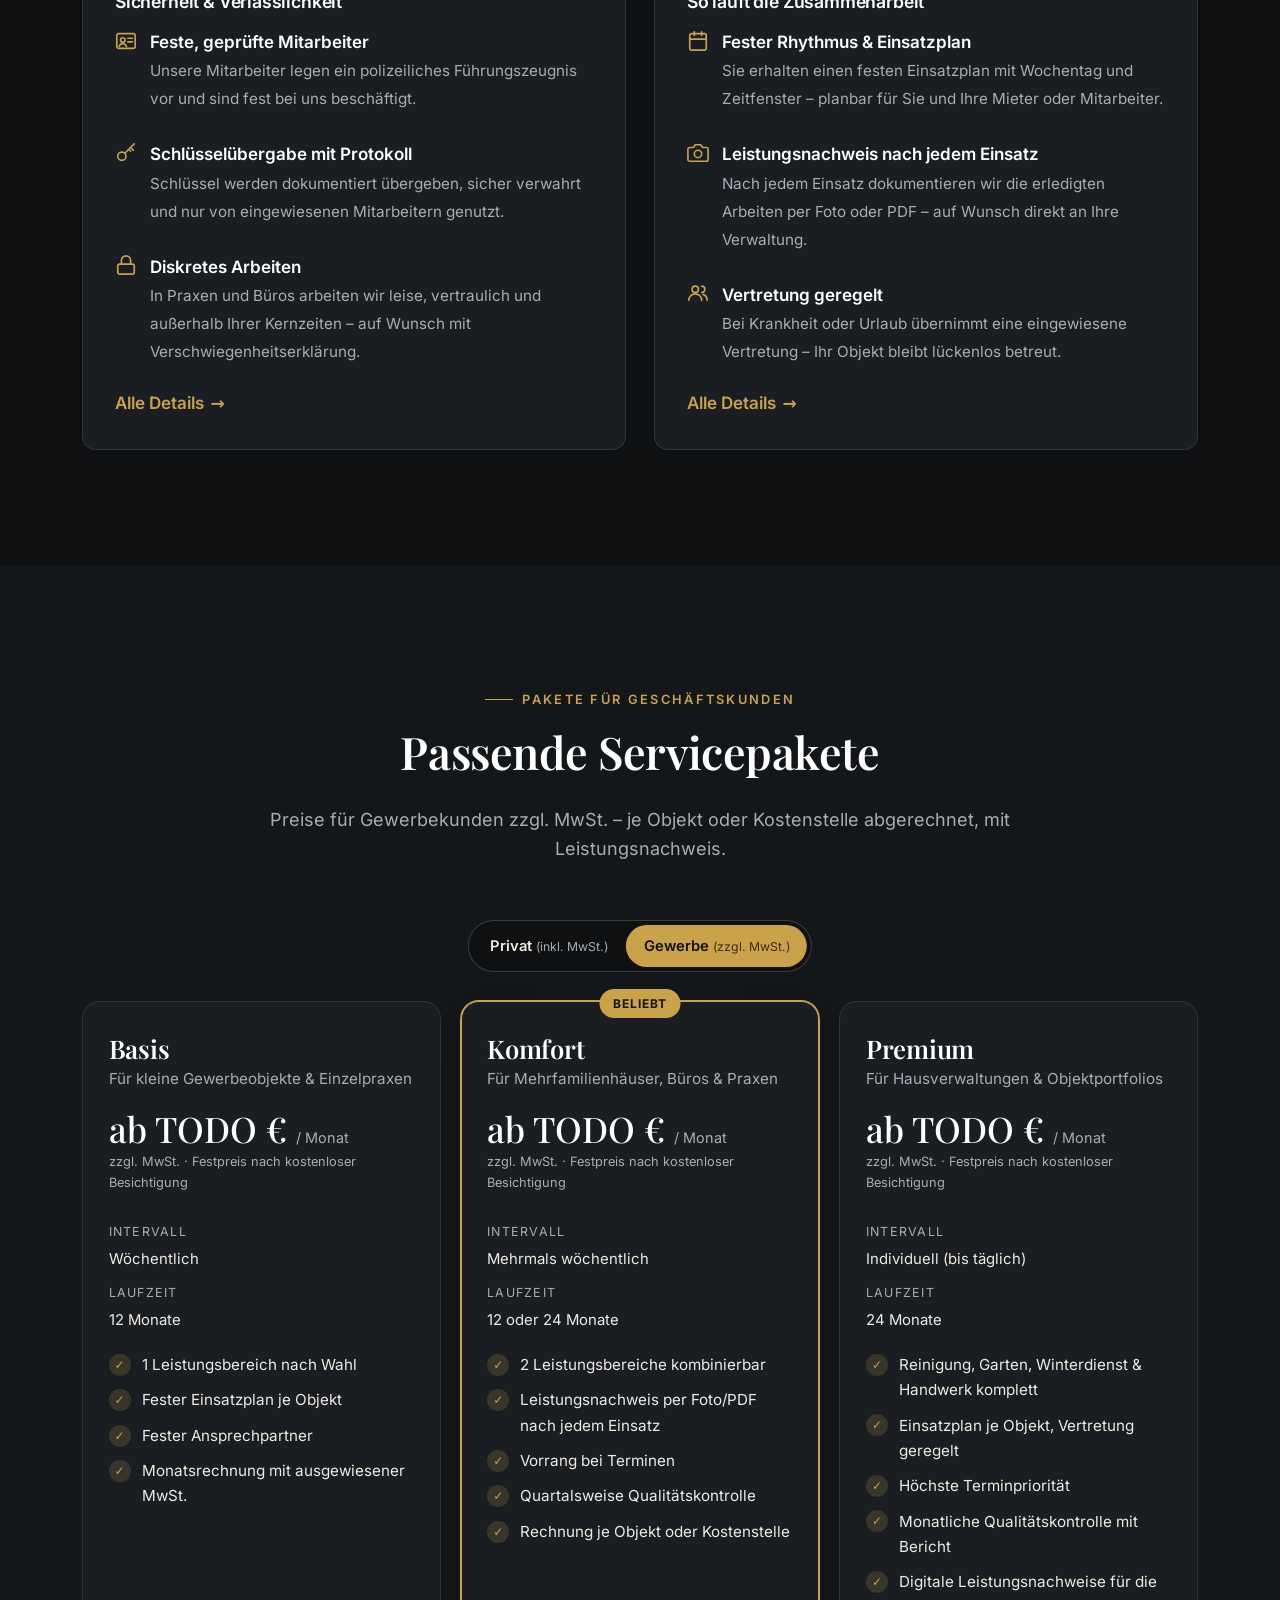
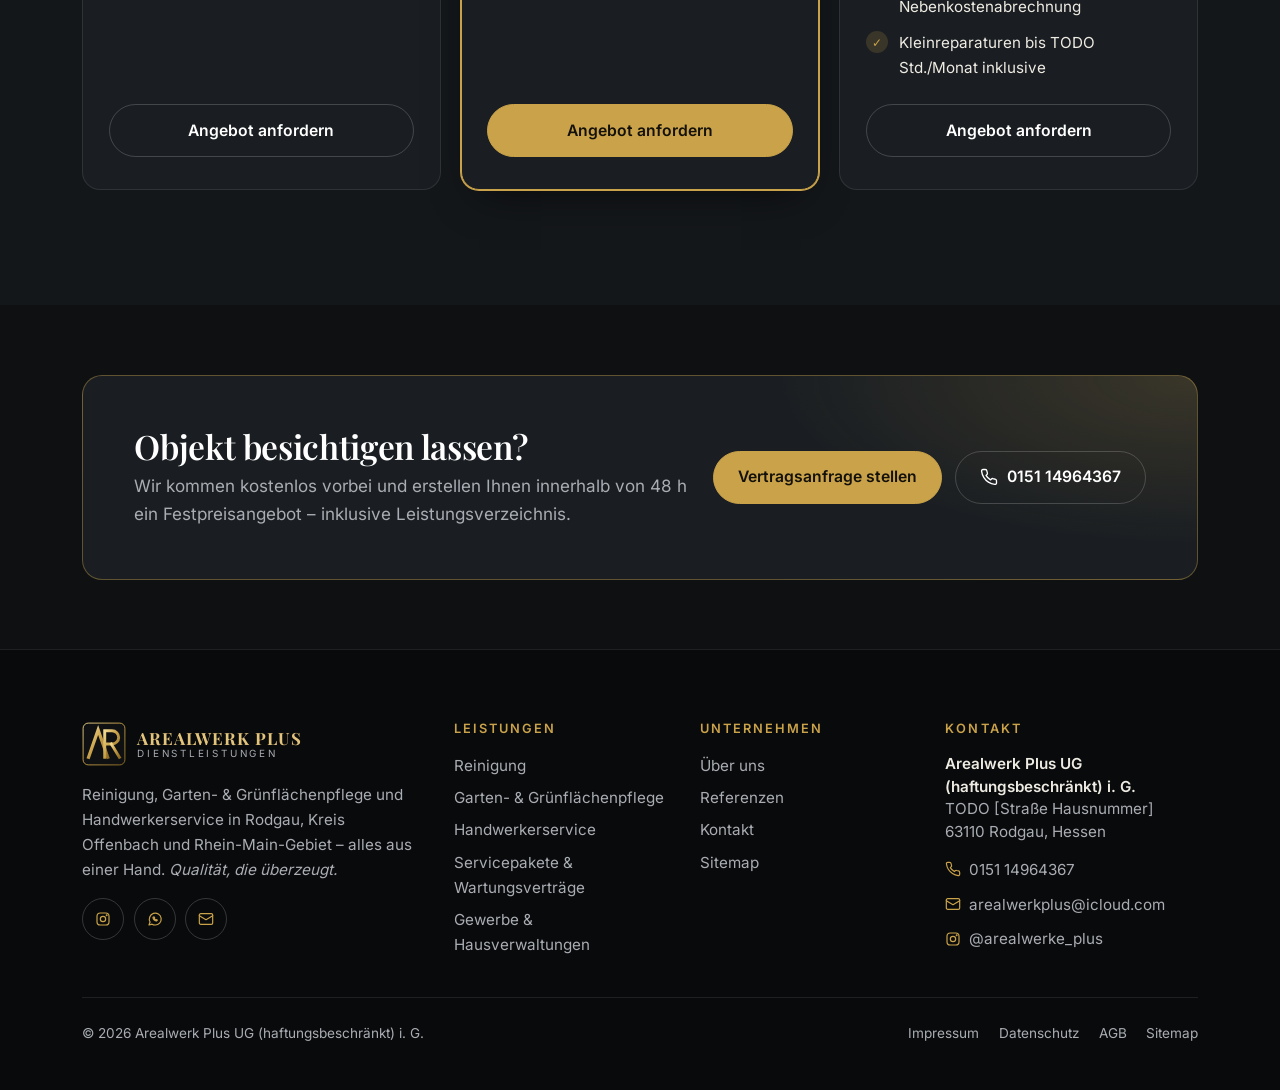
<file: gewerbe/index.html>
<!DOCTYPE html>
<html lang="de" class="no-js">
<head>
<meta charset="utf-8">
<meta name="viewport" content="width=device-width, initial-scale=1">
<title>Gewerbe & Hausverwaltungen – Objektbetreuung in Rodgau & Rhein-Main | Arealwerk Plus UG (haftungsbeschränkt)</title>
<meta name="description" content="Objektbetreuung für Hausverwaltungen, Vermieter, Büros und Praxen in Rodgau, Kreis Offenbach und Rhein-Main-Gebiet: Treppenhaus & Außenanlagen im Abo, Leistungsnachweise, Rechnung mit ausgewiesener MwSt.">
<meta name="robots" content="noindex, nofollow" data-cfg-robots="index, follow">
<link rel="canonical" href="https://najeeb96-png.github.io/Arealwerke/gewerbe/">
<meta name="theme-color" content="#0e1012">
<meta property="og:type" content="website">
<meta property="og:locale" content="de_DE">
<meta property="og:site_name" content="Arealwerk Plus UG (haftungsbeschränkt)">
<meta property="og:title" content="Gewerbe & Hausverwaltungen – Objektbetreuung in Rodgau & Rhein-Main | Arealwerk Plus UG (haftungsbeschränkt)">
<meta property="og:description" content="Objektbetreuung für Hausverwaltungen, Vermieter, Büros und Praxen in Rodgau, Kreis Offenbach und Rhein-Main-Gebiet: Treppenhaus & Außenanlagen im Abo, Leistungsnachweise, Rechnung mit ausgewiesener MwSt.">
<meta property="og:url" content="https://najeeb96-png.github.io/Arealwerke/gewerbe/">
<meta property="og:image" content="https://najeeb96-png.github.io/Arealwerke/images/og-image.png">
<meta property="og:image:width" content="1200">
<meta property="og:image:height" content="630">
<meta name="twitter:card" content="summary_large_image">
<link rel="icon" href="../favicon.svg" type="image/svg+xml">
<link rel="icon" href="../favicon-32.png" sizes="32x32" type="image/png">
<link rel="apple-touch-icon" href="../apple-touch-icon.png">
<link rel="preload" href="../fonts/inter-latin.woff2" as="font" type="font/woff2" crossorigin>
<link rel="preload" href="../fonts/playfair-display-latin.woff2" as="font" type="font/woff2" crossorigin>
<link rel="stylesheet" href="../css/style.css?v=1793836725">

<script type="application/ld+json" data-ld="firma">
{
  "@context": "https://schema.org",
  "@type": [
    "LocalBusiness",
    "HomeAndConstructionBusiness"
  ],
  "@id": "https://najeeb96-png.github.io/Arealwerke/#firma",
  "name": "Arealwerk Plus UG (haftungsbeschränkt) i. G.",
  "alternateName": "AREALWERK PLUS Dienstleistungen",
  "legalName": "Arealwerk Plus UG (haftungsbeschränkt)",
  "slogan": "Qualität, die überzeugt.",
  "url": "https://najeeb96-png.github.io/Arealwerke/",
  "logo": "https://najeeb96-png.github.io/Arealwerke/images/logo.svg",
  "image": "https://najeeb96-png.github.io/Arealwerke/images/og-image.png",
  "telephone": "+4915114964367",
  "email": "arealwerkplus@icloud.com",
  "sameAs": [
    "https://www.instagram.com/arealwerke_plus"
  ],
  "address": {
    "@type": "PostalAddress",
    "streetAddress": "TODO",
    "postalCode": "63110",
    "addressLocality": "Rodgau",
    "addressRegion": "Hessen",
    "addressCountry": "DE"
  },
  "areaServed": [
    {
      "@type": "City",
      "name": "Rodgau"
    },
    {
      "@type": "City",
      "name": "Rödermark"
    },
    {
      "@type": "City",
      "name": "Dietzenbach"
    },
    {
      "@type": "City",
      "name": "Heusenstamm"
    },
    {
      "@type": "City",
      "name": "Obertshausen"
    },
    {
      "@type": "City",
      "name": "Seligenstadt"
    },
    {
      "@type": "City",
      "name": "Hainburg"
    },
    {
      "@type": "City",
      "name": "Mühlheim am Main"
    },
    {
      "@type": "City",
      "name": "Offenbach am Main"
    },
    {
      "@type": "City",
      "name": "Hanau"
    },
    {
      "@type": "City",
      "name": "Dreieich"
    },
    {
      "@type": "City",
      "name": "Langen"
    },
    {
      "@type": "City",
      "name": "Frankfurt am Main"
    }
  ],
  "hasOfferCatalog": {
    "@type": "OfferCatalog",
    "name": "Leistungen",
    "itemListElement": [
      {
        "@type": "OfferCatalog",
        "name": "Reinigung",
        "url": "https://najeeb96-png.github.io/Arealwerke/reinigung/",
        "itemListElement": [
          {
            "@type": "Offer",
            "itemOffered": {
              "@type": "Service",
              "name": "Büroreinigung"
            }
          },
          {
            "@type": "Offer",
            "itemOffered": {
              "@type": "Service",
              "name": "Unterhaltsreinigung"
            }
          },
          {
            "@type": "Offer",
            "itemOffered": {
              "@type": "Service",
              "name": "Glas- & Fensterreinigung"
            }
          },
          {
            "@type": "Offer",
            "itemOffered": {
              "@type": "Service",
              "name": "Treppenhausreinigung"
            }
          },
          {
            "@type": "Offer",
            "itemOffered": {
              "@type": "Service",
              "name": "Bodenreinigung"
            }
          },
          {
            "@type": "Offer",
            "itemOffered": {
              "@type": "Service",
              "name": "Sanitärreinigung"
            }
          }
        ]
      },
      {
        "@type": "OfferCatalog",
        "name": "Garten- & Grünflächenpflege",
        "url": "https://najeeb96-png.github.io/Arealwerke/garten/",
        "itemListElement": [
          {
            "@type": "Offer",
            "itemOffered": {
              "@type": "Service",
              "name": "Heckenschnitt & Strauchschnitt"
            }
          },
          {
            "@type": "Offer",
            "itemOffered": {
              "@type": "Service",
              "name": "Rasenpflege & Rasenmähen"
            }
          },
          {
            "@type": "Offer",
            "itemOffered": {
              "@type": "Service",
              "name": "Unkrautentfernung"
            }
          },
          {
            "@type": "Offer",
            "itemOffered": {
              "@type": "Service",
              "name": "Einfahrten & Wege reinigen"
            }
          },
          {
            "@type": "Offer",
            "itemOffered": {
              "@type": "Service",
              "name": "Garten- und Außenreinigung"
            }
          },
          {
            "@type": "Offer",
            "itemOffered": {
              "@type": "Service",
              "name": "Laubentfernung"
            }
          },
          {
            "@type": "Offer",
            "itemOffered": {
              "@type": "Service",
              "name": "Winterdienst"
            }
          }
        ]
      },
      {
        "@type": "OfferCatalog",
        "name": "Handwerkerservice rund ums Haus",
        "url": "https://najeeb96-png.github.io/Arealwerke/handwerk/",
        "itemListElement": [
          {
            "@type": "Offer",
            "itemOffered": {
              "@type": "Service",
              "name": "Kleinreparaturen"
            }
          },
          {
            "@type": "Offer",
            "itemOffered": {
              "@type": "Service",
              "name": "Montage"
            }
          },
          {
            "@type": "Offer",
            "itemOffered": {
              "@type": "Service",
              "name": "Instandhaltung & Wartung"
            }
          },
          {
            "@type": "Offer",
            "itemOffered": {
              "@type": "Service",
              "name": "Hausmeisterservice"
            }
          }
        ]
      },
      {
        "@type": "Offer",
        "itemOffered": {
          "@type": "Service",
          "name": "Servicepakete & Wartungsverträge"
        },
        "url": "https://najeeb96-png.github.io/Arealwerke/servicepakete/"
      }
    ]
  }
}
</script>
<script type="application/ld+json">
{"@context": "https://schema.org", "@type": "BreadcrumbList", "itemListElement": [{"@type": "ListItem", "position": 1, "name": "Start", "item": "https://najeeb96-png.github.io/Arealwerke/"}, {"@type": "ListItem", "position": 2, "name": "Gewerbe & Hausverwaltungen", "item": "https://najeeb96-png.github.io/Arealwerke/gewerbe/"}]}
</script>
</head>
<body>
<span id="top" tabindex="-1"></span>
<a class="skip-link" href="#main">Zum Inhalt springen</a>
<header class="site-header">
  <div class="container header-inner">
    <a class="brand" href="../" aria-label="AREALWERK PLUS Dienstleistungen – zur Startseite">
      <img src="../images/logo-mark.svg" alt="" width="44" height="44">
      <span class="brand-text"><span class="brand-name">AREALWERK PLUS</span><span class="brand-sub">Dienstleistungen</span></span>
    </a>
    <button class="nav-toggle" type="button" aria-expanded="false" aria-controls="main-nav" aria-label="Menü öffnen"><span class="nav-toggle-bars"></span></button>
    <nav class="main-nav" id="main-nav" aria-label="Hauptnavigation">
      <ul class="nav-list"><li><a href="../">Start</a></li><li><button class="nav-sub-toggle" type="button" aria-expanded="false" aria-controls="nav-sub-leistungen">Leistungen <svg class="nav-chevron" viewBox="0 0 24 24" fill="none" stroke="currentColor" stroke-width="1.8" stroke-linecap="round" stroke-linejoin="round" aria-hidden="true" focusable="false"><path d="M6 9l6 6 6-6"/></svg></button><ul class="nav-sub" id="nav-sub-leistungen"><li><a href="../reinigung/"><span class="dot" style="background:var(--c-blue)"></span>Reinigung</a></li><li><a href="../garten/"><span class="dot" style="background:var(--c-green)"></span>Garten & Grünflächen</a></li><li><a href="../handwerk/"><span class="dot" style="background:var(--c-gold)"></span>Handwerkerservice</a></li></ul></li><li><a href="../servicepakete/">Servicepakete</a></li><li><a href="../gewerbe/" aria-current="page">Gewerbe</a></li><li><a href="../referenzen/">Referenzen</a></li><li><a href="../ueber-uns/">Über uns</a></li><li><a href="../kontakt/">Kontakt</a></li></ul>
      <div class="nav-cta"><a class="btn btn--gold btn--small" href="../kontakt/#anfrage">Anfrage</a></div>
    </nav>
  </div>
</header>
<main id="main" tabindex="-1">

<section class="page-hero">
  <div class="container">
    <nav class="breadcrumb" aria-label="Brotkrumen"><ol><li><a href="../">Start</a></li><li aria-current="page">Gewerbe &amp; Hausverwaltungen</li></ol></nav>
    <span class="eyebrow">Für Geschäftskunden</span>
    <h1>Für Gewerbe &amp; Hausverwaltungen</h1>
    
    <p class="lead">Professionelle Objektbetreuung in Rodgau, Kreis Offenbach und Rhein-Main-Gebiet – mit festen Abläufen, dokumentierten Leistungen und einem Ansprechpartner für Reinigung, Außenanlagen und Handwerk.</p>
    <div class="btn-row mt-1"><a class="btn btn--gold" href="../servicepakete/#vertragsanfrage">Vertragsanfrage stellen</a><a class="btn btn--ghost" href="tel:+4915114964367"><svg viewBox="0 0 24 24" fill="none" stroke="currentColor" stroke-width="1.8" stroke-linecap="round" stroke-linejoin="round" aria-hidden="true" focusable="false"><path d="M22 16.9v3a2 2 0 01-2.2 2 19.8 19.8 0 01-8.6-3.1 19.5 19.5 0 01-6-6A19.8 19.8 0 012.1 4.2 2 2 0 014.1 2h3a2 2 0 012 1.7c.1 1 .4 1.9.7 2.8a2 2 0 01-.5 2.1L8 9.9a16 16 0 006 6l1.3-1.3a2 2 0 012.1-.4c.9.3 1.8.6 2.8.7a2 2 0 011.7 2z"/></svg> Anrufen</a></div>
  </div>
</section>
<section class="trustbar" aria-label="Unsere Service-Zusagen"><div class="container"><ul class="trust-3"><li><svg viewBox="0 0 24 24" fill="none" stroke="currentColor" stroke-width="1.8" stroke-linecap="round" stroke-linejoin="round" aria-hidden="true" focusable="false"><circle cx="12" cy="12" r="10"/><path d="M12 6v6l4 2"/></svg><span>Rückmeldung innerhalb von 24 h</span></li><li><svg viewBox="0 0 24 24" fill="none" stroke="currentColor" stroke-width="1.8" stroke-linecap="round" stroke-linejoin="round" aria-hidden="true" focusable="false"><path d="M20.6 13.4l-7.2 7.2a2 2 0 01-2.8 0L2 12V2h10l8.6 8.6a2 2 0 010 2.8z"/><circle cx="7" cy="7" r="1.5"/></svg><span>Festpreisangebot innerhalb von 48 h nach Besichtigung</span></li><li><svg viewBox="0 0 24 24" fill="none" stroke="currentColor" stroke-width="1.8" stroke-linecap="round" stroke-linejoin="round" aria-hidden="true" focusable="false"><circle cx="12" cy="8" r="6"/><path d="M8.2 13.5L7 22l5-3 5 3-1.2-8.5"/></svg><span>Kostenlose Nachbesserung, wenn Sie nicht zufrieden sind</span></li></ul></div></section>
<section class="section" aria-labelledby="zg-title">
  <div class="container">
    <div class="section-head"><span class="eyebrow">Zielgruppen</span><h2 id="zg-title">Wir betreuen</h2></div>
    <div class="grid grid-3"><article class="card card--hover reveal"><span class="icon-badge"><svg viewBox="0 0 24 24" fill="none" stroke="currentColor" stroke-width="1.8" stroke-linecap="round" stroke-linejoin="round" aria-hidden="true" focusable="false"><rect x="4" y="2" width="16" height="20" rx="1"/><path d="M9 22v-4h6v4M8 6h.01M12 6h.01M16 6h.01M8 10h.01M12 10h.01M16 10h.01M8 14h.01M12 14h.01M16 14h.01"/></svg></span><h3>Hausverwaltungen</h3><p class="muted">Treppenhausreinigung, Außenanlagen, Winterdienst-Organisation und Kleinreparaturen für Ihre Wohnanlagen – mit Leistungsnachweis.</p></article><article class="card card--hover reveal"><span class="icon-badge"><svg viewBox="0 0 24 24" fill="none" stroke="currentColor" stroke-width="1.8" stroke-linecap="round" stroke-linejoin="round" aria-hidden="true" focusable="false"><circle cx="7.5" cy="15.5" r="4.5"/><path d="M10.7 12.3L21 2M17 6l3 3M15 8l2 2"/></svg></span><h3>Vermieter</h3><p class="muted">Pflege von Gemeinschaftsflächen, Reinigung bei Mieterwechsel, Instandhaltung und Gartenpflege.</p></article><article class="card card--hover reveal"><span class="icon-badge"><svg viewBox="0 0 24 24" fill="none" stroke="currentColor" stroke-width="1.8" stroke-linecap="round" stroke-linejoin="round" aria-hidden="true" focusable="false"><path d="M14 2H6a2 2 0 00-2 2v16a2 2 0 002 2h12a2 2 0 002-2V8z"/><path d="M14 2v6h6M8 13h8M8 17h5"/></svg></span><h3>Büros &amp; Kanzleien</h3><p class="muted">Unterhaltsreinigung außerhalb Ihrer Geschäftszeiten, Glasreinigung, Sanitär und Küche.</p></article><article class="card card--hover reveal"><span class="icon-badge"><svg viewBox="0 0 24 24" fill="none" stroke="currentColor" stroke-width="1.8" stroke-linecap="round" stroke-linejoin="round" aria-hidden="true" focusable="false"><path d="M12 22s8-4 8-10V5l-8-3-8 3v7c0 6 8 10 8 10z"/><path d="M9 12l2 2 4-4"/></svg></span><h3>Praxen</h3><p class="muted">Hygienische Reinigung von Behandlungs-, Warte- und Sanitärbereichen nach Ihren Vorgaben – diskret und zuverlässig.</p></article><article class="card card--hover reveal"><span class="icon-badge"><svg viewBox="0 0 24 24" fill="none" stroke="currentColor" stroke-width="1.8" stroke-linecap="round" stroke-linejoin="round" aria-hidden="true" focusable="false"><path d="M3 10l9-7 9 7v11a1 1 0 01-1 1h-5v-7H9v7H4a1 1 0 01-1-1z"/></svg></span><h3>Gewerbe &amp; Handel</h3><p class="muted">Ladenflächen, Schaufenster, Parkplätze und Außenbereiche – Ihr Aushängeschild bleibt gepflegt.</p></article></div>
  </div>
</section>
<section class="section section--alt" aria-labelledby="lv-title">
  <div class="container">
    <div class="section-head"><span class="eyebrow">Leistungen für Geschäftskunden</span><h2 id="lv-title">Was Sie von uns erwarten können</h2></div>
    <div class="grid grid-3">
      <article class="card reveal"><span class="icon-badge"><svg viewBox="0 0 24 24" fill="none" stroke="currentColor" stroke-width="1.8" stroke-linecap="round" stroke-linejoin="round" aria-hidden="true" focusable="false"><path d="M12 2L2 7l10 5 10-5z"/><path d="M2 17l10 5 10-5M2 12l10 5 10-5"/></svg></span><h3>Objektbetreuung</h3><p class="muted">Ein Partner für alles rund um Ihr Objekt: Reinigung, Grünflächen, Kontrollgänge und Kleinreparaturen. Sie sparen Koordinationsaufwand und mehrere Dienstleister.</p></article>
      <article class="card reveal"><span class="icon-badge"><svg viewBox="0 0 24 24" fill="none" stroke="currentColor" stroke-width="1.8" stroke-linecap="round" stroke-linejoin="round" aria-hidden="true" focusable="false"><path d="M17 1l4 4-4 4"/><path d="M3 11V9a4 4 0 014-4h14M7 23l-4-4 4-4"/><path d="M21 13v2a4 4 0 01-4 4H3"/></svg></span><h3>Treppenhaus &amp; Außenanlagen im Abo</h3><p class="muted">Feste Turnusse und feste Monatspreise. Wir kümmern uns um Treppenhaus, Eingänge, Müllplätze, Wege, Rasen und Hecken – das ganze Jahr.</p></article>
      <article class="card reveal"><span class="icon-badge"><svg viewBox="0 0 24 24" fill="none" stroke="currentColor" stroke-width="1.8" stroke-linecap="round" stroke-linejoin="round" aria-hidden="true" focusable="false"><path d="M12 2v20M2 12h20M4.9 4.9l14.2 14.2M19.1 4.9L4.9 19.1"/><path d="M12 2l-2 2M12 2l2 2M12 22l-2-2M12 22l2-2M2 12l2-2M2 12l2 2M22 12l-2-2M22 12l-2 2"/></svg></span><h3>Winterdienst mit Räumprotokoll</h3><p class="muted">Räum- und Streudienst für Zufahrten, Wege und Eingänge mit Bereitschaft nach Wetterlage. Jeder Einsatz wird protokolliert – Ihr Haftungsnachweis gegenüber Mietern und Versicherung. Preis auf Anfrage. <!-- TODO: Winterdienst-Kapazität bestätigen --></p></article>
      <article class="card reveal"><span class="icon-badge"><svg viewBox="0 0 24 24" fill="none" stroke="currentColor" stroke-width="1.8" stroke-linecap="round" stroke-linejoin="round" aria-hidden="true" focusable="false"><path d="M23 19a2 2 0 01-2 2H3a2 2 0 01-2-2V8a2 2 0 012-2h4l2-3h6l2 3h4a2 2 0 012 2z"/><circle cx="12" cy="13" r="4"/></svg></span><h3>Leistungsnachweise</h3><p class="muted">Jeder Einsatz wird dokumentiert – per Foto oder PDF mit Datum und Leistung. Ideal für Eigentümerversammlungen und die Nebenkostenabrechnung.</p></article>
      <article class="card reveal"><span class="icon-badge"><svg viewBox="0 0 24 24" fill="none" stroke="currentColor" stroke-width="1.8" stroke-linecap="round" stroke-linejoin="round" aria-hidden="true" focusable="false"><path d="M18 7a7 7 0 100 10M4 10h10M4 14h10"/></svg></span><h3>Rechnung mit ausgewiesener MwSt.</h3><p class="muted">Übersichtliche Monatsrechnungen mit ausgewiesener Mehrwertsteuer und Leistungsaufstellung – auf Wunsch je Objekt oder Kostenstelle getrennt. <!-- TODO: Prüfen, ob Kleinunternehmerregelung gilt --></p></article>
    </div>
  </div>
</section>
<section class="section" aria-labelledby="kompakt-title">
  <div class="container">
    <div class="section-head"><span class="eyebrow">Sicherheit &amp; Zusammenarbeit</span><h2 id="kompakt-title">Worauf Sie sich verlassen können</h2></div>
    <div class="grid grid-2">
      <div class="card reveal"><h3 class="h-small">Sicherheit &amp; Verlässlichkeit</h3><ul class="usecases usecases--plain"><li><svg viewBox="0 0 24 24" fill="none" stroke="currentColor" stroke-width="1.8" stroke-linecap="round" stroke-linejoin="round" aria-hidden="true" focusable="false"><rect x="2" y="4" width="20" height="16" rx="2"/><circle cx="8.5" cy="11" r="2.5"/><path d="M4.5 18c.5-2 2-3 4-3s3.5 1 4 3M14 9h5M14 13h5"/></svg><div><strong>Feste, geprüfte Mitarbeiter</strong><span>Unsere Mitarbeiter legen ein polizeiliches Führungszeugnis vor und sind fest bei uns beschäftigt.</span></div></li><li><svg viewBox="0 0 24 24" fill="none" stroke="currentColor" stroke-width="1.8" stroke-linecap="round" stroke-linejoin="round" aria-hidden="true" focusable="false"><circle cx="7.5" cy="15.5" r="4.5"/><path d="M10.7 12.3L21 2M17 6l3 3M15 8l2 2"/></svg><div><strong>Schlüsselübergabe mit Protokoll</strong><span>Schlüssel werden dokumentiert übergeben, sicher verwahrt und nur von eingewiesenen Mitarbeitern genutzt.</span></div></li><li><svg viewBox="0 0 24 24" fill="none" stroke="currentColor" stroke-width="1.8" stroke-linecap="round" stroke-linejoin="round" aria-hidden="true" focusable="false"><rect x="3" y="11" width="18" height="11" rx="2"/><path d="M7 11V7a5 5 0 0110 0v4"/></svg><div><strong>Diskretes Arbeiten</strong><span>In Praxen und Büros arbeiten wir leise, vertraulich und außerhalb Ihrer Kernzeiten – auf Wunsch mit Verschwiegenheitserklärung.</span></div></li></ul><a class="link-arrow mt-1" href="../servicepakete/#sicherheit">Alle Details</a></div>
      <div class="card reveal"><h3 class="h-small">So läuft die Zusammenarbeit</h3><ul class="usecases usecases--plain"><li><svg viewBox="0 0 24 24" fill="none" stroke="currentColor" stroke-width="1.8" stroke-linecap="round" stroke-linejoin="round" aria-hidden="true" focusable="false"><rect x="3" y="4" width="18" height="18" rx="2"/><path d="M16 2v4M8 2v4M3 10h18"/></svg><div><strong>Fester Rhythmus &amp; Einsatzplan</strong><span>Sie erhalten einen festen Einsatzplan mit Wochentag und Zeitfenster – planbar für Sie und Ihre Mieter oder Mitarbeiter.</span></div></li><li><svg viewBox="0 0 24 24" fill="none" stroke="currentColor" stroke-width="1.8" stroke-linecap="round" stroke-linejoin="round" aria-hidden="true" focusable="false"><path d="M23 19a2 2 0 01-2 2H3a2 2 0 01-2-2V8a2 2 0 012-2h4l2-3h6l2 3h4a2 2 0 012 2z"/><circle cx="12" cy="13" r="4"/></svg><div><strong>Leistungsnachweis nach jedem Einsatz</strong><span>Nach jedem Einsatz dokumentieren wir die erledigten Arbeiten per Foto oder PDF – auf Wunsch direkt an Ihre Verwaltung.</span></div></li><li><svg viewBox="0 0 24 24" fill="none" stroke="currentColor" stroke-width="1.8" stroke-linecap="round" stroke-linejoin="round" aria-hidden="true" focusable="false"><circle cx="9" cy="8" r="3.5"/><path d="M2 20c0-3.9 3.1-7 7-7s7 3.1 7 7"/><path d="M16 4.5a3.5 3.5 0 010 7M22 20c0-3-1.8-5.5-4.5-6.5"/></svg><div><strong>Vertretung geregelt</strong><span>Bei Krankheit oder Urlaub übernimmt eine eingewiesene Vertretung – Ihr Objekt bleibt lückenlos betreut.</span></div></li></ul><a class="link-arrow mt-1" href="../servicepakete/#zusammenarbeit">Alle Details</a></div>
    </div>
  </div>
</section>
<section class="section section--alt" aria-labelledby="ps-title">
  <div class="container">
    <div class="section-head section-head--center"><span class="eyebrow">Pakete für Geschäftskunden</span><h2 id="ps-title">Passende Servicepakete</h2>
      <p>Preise für Gewerbekunden zzgl. MwSt. – je Objekt oder Kostenstelle abgerechnet, mit Leistungsnachweis.</p></div>
    <div data-price-scope="gewerbe"><div class="price-toggle" role="group" aria-label="Preisanzeige wählen">
  <button type="button" class="price-toggle-btn" data-price-mode="privat" aria-pressed="false">Privat <small>(inkl. MwSt.)</small></button>
  <button type="button" class="price-toggle-btn" data-price-mode="gewerbe" aria-pressed="true">Gewerbe <small>(zzgl. MwSt.)</small></button>
</div><div class="compare"><article class="plan reveal">
  
  <h3>Basis</h3>
  <p class="plan-for">Für kleine Gewerbeobjekte &amp; Einzelpraxen</p>
  <!-- TODO: Preise für Paket Basis eintragen: data-brutto (Privat, inkl. MwSt.) und data-netto (Gewerbe, zzgl. MwSt.) -->
  <p class="price" data-price data-brutto="ab TODO €" data-netto="ab TODO €">ab TODO € <small>/ Monat</small></p>
  <p class="price-note" data-price-note data-brutto="inkl. MwSt. · Festpreis nach kostenloser Besichtigung" data-netto="zzgl. MwSt. · Festpreis nach kostenloser Besichtigung">inkl. MwSt. · Festpreis nach kostenloser Besichtigung</p>
  <dl>
    <dt>Intervall</dt><dd>Wöchentlich</dd>
    <dt>Laufzeit</dt><dd>12 Monate <!-- TODO: Laufzeit bestätigen --></dd>
  </dl>
  <ul class="check-list"><li>1 Leistungsbereich nach Wahl</li><li>Fester Einsatzplan je Objekt</li><li>Fester Ansprechpartner</li><li>Monatsrechnung mit ausgewiesener MwSt.</li></ul>
  <a class="btn btn--ghost btn--block" href="../servicepakete/#vertragsanfrage">Angebot anfordern</a>
</article><article class="plan plan--featured reveal">
  <span class="plan-badge">Beliebt</span>
  <h3>Komfort</h3>
  <p class="plan-for">Für Mehrfamilienhäuser, Büros &amp; Praxen</p>
  <!-- TODO: Preise für Paket Komfort eintragen: data-brutto (Privat, inkl. MwSt.) und data-netto (Gewerbe, zzgl. MwSt.) -->
  <p class="price" data-price data-brutto="ab TODO €" data-netto="ab TODO €">ab TODO € <small>/ Monat</small></p>
  <p class="price-note" data-price-note data-brutto="inkl. MwSt. · Festpreis nach kostenloser Besichtigung" data-netto="zzgl. MwSt. · Festpreis nach kostenloser Besichtigung">inkl. MwSt. · Festpreis nach kostenloser Besichtigung</p>
  <dl>
    <dt>Intervall</dt><dd>Mehrmals wöchentlich</dd>
    <dt>Laufzeit</dt><dd>12 oder 24 Monate <!-- TODO: Laufzeit bestätigen --></dd>
  </dl>
  <ul class="check-list"><li>2 Leistungsbereiche kombinierbar</li><li>Leistungsnachweis per Foto/PDF nach jedem Einsatz</li><li>Vorrang bei Terminen</li><li>Quartalsweise Qualitätskontrolle</li><li>Rechnung je Objekt oder Kostenstelle</li></ul>
  <a class="btn btn--gold btn--block" href="../servicepakete/#vertragsanfrage">Angebot anfordern</a>
</article><article class="plan reveal">
  
  <h3>Premium</h3>
  <p class="plan-for">Für Hausverwaltungen &amp; Objektportfolios</p>
  <!-- TODO: Preise für Paket Premium eintragen: data-brutto (Privat, inkl. MwSt.) und data-netto (Gewerbe, zzgl. MwSt.) -->
  <p class="price" data-price data-brutto="ab TODO €" data-netto="ab TODO €">ab TODO € <small>/ Monat</small></p>
  <p class="price-note" data-price-note data-brutto="inkl. MwSt. · Festpreis nach kostenloser Besichtigung" data-netto="zzgl. MwSt. · Festpreis nach kostenloser Besichtigung">inkl. MwSt. · Festpreis nach kostenloser Besichtigung</p>
  <dl>
    <dt>Intervall</dt><dd>Individuell (bis täglich)</dd>
    <dt>Laufzeit</dt><dd>24 Monate <!-- TODO: Laufzeit bestätigen --></dd>
  </dl>
  <ul class="check-list"><li>Reinigung, Garten, Winterdienst &amp; Handwerk komplett</li><li>Einsatzplan je Objekt, Vertretung geregelt</li><li>Höchste Terminpriorität</li><li>Monatliche Qualitätskontrolle mit Bericht</li><li>Digitale Leistungsnachweise für die Nebenkostenabrechnung</li><li>Kleinreparaturen bis TODO Std./Monat inklusive</li></ul>
  <a class="btn btn--ghost btn--block" href="../servicepakete/#vertragsanfrage">Angebot anfordern</a>
</article></div></div>
  </div>
</section>
<section class="section section--tight">
  <div class="container">
    <div class="cta-band reveal">
  <div><h2>Objekt besichtigen lassen?</h2><p>Wir kommen kostenlos vorbei und erstellen Ihnen innerhalb von 48 h ein Festpreisangebot – inklusive Leistungsverzeichnis.</p></div>
  <div class="btn-row"><a class="btn" href="../servicepakete/#vertragsanfrage">Vertragsanfrage stellen</a><a class="btn btn--ghost" href="tel:+4915114964367" data-cfg-href="tel"><svg viewBox="0 0 24 24" fill="none" stroke="currentColor" stroke-width="1.8" stroke-linecap="round" stroke-linejoin="round" aria-hidden="true" focusable="false"><path d="M22 16.9v3a2 2 0 01-2.2 2 19.8 19.8 0 01-8.6-3.1 19.5 19.5 0 01-6-6A19.8 19.8 0 012.1 4.2 2 2 0 014.1 2h3a2 2 0 012 1.7c.1 1 .4 1.9.7 2.8a2 2 0 01-.5 2.1L8 9.9a16 16 0 006 6l1.3-1.3a2 2 0 012.1-.4c.9.3 1.8.6 2.8.7a2 2 0 011.7 2z"/></svg> <span data-cfg="telefonAnzeige">0151 14964367</span></a></div>
</div>
  </div>
</section>

</main>
<footer class="site-footer">
  <div class="container">
    <div class="footer-grid">
      <div class="footer-brand">
        <a class="brand" href="../" aria-label="AREALWERK PLUS Dienstleistungen – zur Startseite">
          <img src="../images/logo-mark.svg" alt="" width="44" height="44">
          <span class="brand-text"><span class="brand-name">AREALWERK PLUS</span><span class="brand-sub">Dienstleistungen</span></span>
        </a>
        <p>Reinigung, Garten- &amp; Grünflächenpflege und Handwerkerservice in <span data-cfg="region">Rodgau, Kreis Offenbach und Rhein-Main-Gebiet</span> – alles aus einer Hand. <em>Qualität, die überzeugt.</em></p>
        <ul class="social" aria-label="Soziale Medien und Kontakt">
          <li><a href="https://www.instagram.com/arealwerke_plus" data-cfg-href="instagram" target="_blank" rel="noopener" aria-label="Instagram (öffnet neues Fenster)" title="Instagram"><svg viewBox="0 0 24 24" fill="none" stroke="currentColor" stroke-width="1.8" stroke-linecap="round" stroke-linejoin="round" aria-hidden="true" focusable="false"><rect x="3" y="3" width="18" height="18" rx="5"/><circle cx="12" cy="12" r="4"/><circle cx="17.5" cy="6.5" r=".6" fill="currentColor"/></svg></a></li>
          <li><a href="https://wa.me/4915114964367" data-cfg-href="whatsapp" target="_blank" rel="noopener" aria-label="WhatsApp (öffnet neues Fenster)" title="WhatsApp"><svg viewBox="0 0 24 24" fill="none" stroke="currentColor" stroke-width="1.8" stroke-linecap="round" stroke-linejoin="round" aria-hidden="true" focusable="false"><path d="M3 21l1.6-4.6A8.9 8.9 0 1112 21a9 9 0 01-4.4-1.2z"/><path d="M9 9.5c0 3 2.5 5.5 5.5 5.5l1-1.3-1.8-.9-.7.7a4 4 0 01-2.1-2.1l.7-.7-.9-1.8z"/></svg></a></li>
          <li><a href="mailto:arealwerkplus@icloud.com" data-cfg-href="mail" aria-label="E-Mail senden" title="E-Mail"><svg viewBox="0 0 24 24" fill="none" stroke="currentColor" stroke-width="1.8" stroke-linecap="round" stroke-linejoin="round" aria-hidden="true" focusable="false"><rect x="2" y="4" width="20" height="16" rx="2"/><path d="M22 7l-10 6L2 7"/></svg></a></li>
        </ul>
      </div>
      <div>
        <h2>Leistungen</h2>
        <ul>
          <li><a href="../reinigung/">Reinigung</a></li>
          <li><a href="../garten/">Garten- &amp; Grünflächenpflege</a></li>
          <li><a href="../handwerk/">Handwerkerservice</a></li>
          <li><a href="../servicepakete/">Servicepakete &amp; Wartungsverträge</a></li>
          <li><a href="../gewerbe/">Gewerbe &amp; Hausverwaltungen</a></li>
        </ul>
      </div>
      <div>
        <h2>Unternehmen</h2>
        <ul>
          <li><a href="../ueber-uns/">Über uns</a></li>
          <li><a href="../referenzen/">Referenzen</a></li>
          <li><a href="../kontakt/">Kontakt</a></li>
          <li data-cfg-wrap hidden><a href="#" data-cfg-href="flyer" data-root="../" download>Flyer (PDF)</a></li>
          <li><a href="../sitemap/">Sitemap</a></li>
        </ul>
      </div>
      <div>
        <h2>Kontakt</h2>
        <address>
          <strong><span data-cfg="firmaKurz">Arealwerk Plus UG (haftungsbeschränkt)</span><span data-ig> i. G.</span></strong><br>
          <span data-cfg="strasse">[Straße Hausnummer]</span><br>
          <span data-cfg="plzOrt">63110 Rodgau</span>, <span data-cfg="bundesland">Hessen</span>
        </address>
        <ul>
          <li><a class="" href="tel:+4915114964367" data-cfg-href="tel"><svg viewBox="0 0 24 24" fill="none" stroke="currentColor" stroke-width="1.8" stroke-linecap="round" stroke-linejoin="round" aria-hidden="true" focusable="false"><path d="M22 16.9v3a2 2 0 01-2.2 2 19.8 19.8 0 01-8.6-3.1 19.5 19.5 0 01-6-6A19.8 19.8 0 012.1 4.2 2 2 0 014.1 2h3a2 2 0 012 1.7c.1 1 .4 1.9.7 2.8a2 2 0 01-.5 2.1L8 9.9a16 16 0 006 6l1.3-1.3a2 2 0 012.1-.4c.9.3 1.8.6 2.8.7a2 2 0 011.7 2z"/></svg> <span data-cfg="telefonAnzeige">0151 14964367</span></a></li>
          <li><a href="mailto:arealwerkplus@icloud.com" data-cfg-href="mail"><svg viewBox="0 0 24 24" fill="none" stroke="currentColor" stroke-width="1.8" stroke-linecap="round" stroke-linejoin="round" aria-hidden="true" focusable="false"><rect x="2" y="4" width="20" height="16" rx="2"/><path d="M22 7l-10 6L2 7"/></svg> <span data-cfg="email">arealwerkplus@icloud.com</span></a></li>
          <li><a href="https://www.instagram.com/arealwerke_plus" data-cfg-href="instagram" target="_blank" rel="noopener"><svg viewBox="0 0 24 24" fill="none" stroke="currentColor" stroke-width="1.8" stroke-linecap="round" stroke-linejoin="round" aria-hidden="true" focusable="false"><rect x="3" y="3" width="18" height="18" rx="5"/><circle cx="12" cy="12" r="4"/><circle cx="17.5" cy="6.5" r=".6" fill="currentColor"/></svg> <span data-cfg="instagramHandle">@arealwerke_plus</span></a></li>
        </ul>
      </div>
    </div>
    <div class="footer-bottom">
      <p>© <span data-year>2026</span> <span data-cfg="firmaKurz">Arealwerk Plus UG (haftungsbeschränkt)</span><span data-ig> i. G.</span></p>
      <ul>
        <li><a href="../impressum/">Impressum</a></li>
        <li><a href="../datenschutz/">Datenschutz</a></li>
        <li><a href="../agb/">AGB</a></li>
        <li><a href="../sitemap/">Sitemap</a></li>
      </ul>
    </div>
  </div>
</footer>

<!-- Mobile Aktionsleiste (nur auf kleinen Bildschirmen sichtbar) -->
<nav class="mobile-bar" aria-label="Schnellkontakt">
  <a href="tel:+4915114964367" data-cfg-href="tel"><svg viewBox="0 0 24 24" fill="none" stroke="currentColor" stroke-width="1.8" stroke-linecap="round" stroke-linejoin="round" aria-hidden="true" focusable="false"><path d="M22 16.9v3a2 2 0 01-2.2 2 19.8 19.8 0 01-8.6-3.1 19.5 19.5 0 01-6-6A19.8 19.8 0 012.1 4.2 2 2 0 014.1 2h3a2 2 0 012 1.7c.1 1 .4 1.9.7 2.8a2 2 0 01-.5 2.1L8 9.9a16 16 0 006 6l1.3-1.3a2 2 0 012.1-.4c.9.3 1.8.6 2.8.7a2 2 0 011.7 2z"/></svg><span>Anrufen</span></a>
  <a href="https://wa.me/4915114964367" data-cfg-href="whatsapp" target="_blank" rel="noopener"><svg viewBox="0 0 24 24" fill="none" stroke="currentColor" stroke-width="1.8" stroke-linecap="round" stroke-linejoin="round" aria-hidden="true" focusable="false"><path d="M3 21l1.6-4.6A8.9 8.9 0 1112 21a9 9 0 01-4.4-1.2z"/><path d="M9 9.5c0 3 2.5 5.5 5.5 5.5l1-1.3-1.8-.9-.7.7a4 4 0 01-2.1-2.1l.7-.7-.9-1.8z"/></svg><span>WhatsApp</span></a>
  <a class="is-primary" href="../kontakt/#anfrage"><svg viewBox="0 0 24 24" fill="none" stroke="currentColor" stroke-width="1.8" stroke-linecap="round" stroke-linejoin="round" aria-hidden="true" focusable="false"><path d="M22 2L11 13"/><path d="M22 2l-7 20-4-9-9-4z"/></svg><span>Anfrage</span></a>
</nav>

<button class="to-top" type="button" aria-label="Nach oben scrollen"><svg viewBox="0 0 24 24" fill="none" stroke="currentColor" stroke-width="1.8" stroke-linecap="round" stroke-linejoin="round" aria-hidden="true" focusable="false"><path d="M12 19V5"/><path d="M5 12l7-7 7 7"/></svg></button>
<script src="../js/config.js?v=1793836725"></script>
<script src="../js/main.js?v=1793836725" defer></script>
</body>
</html>
</file>
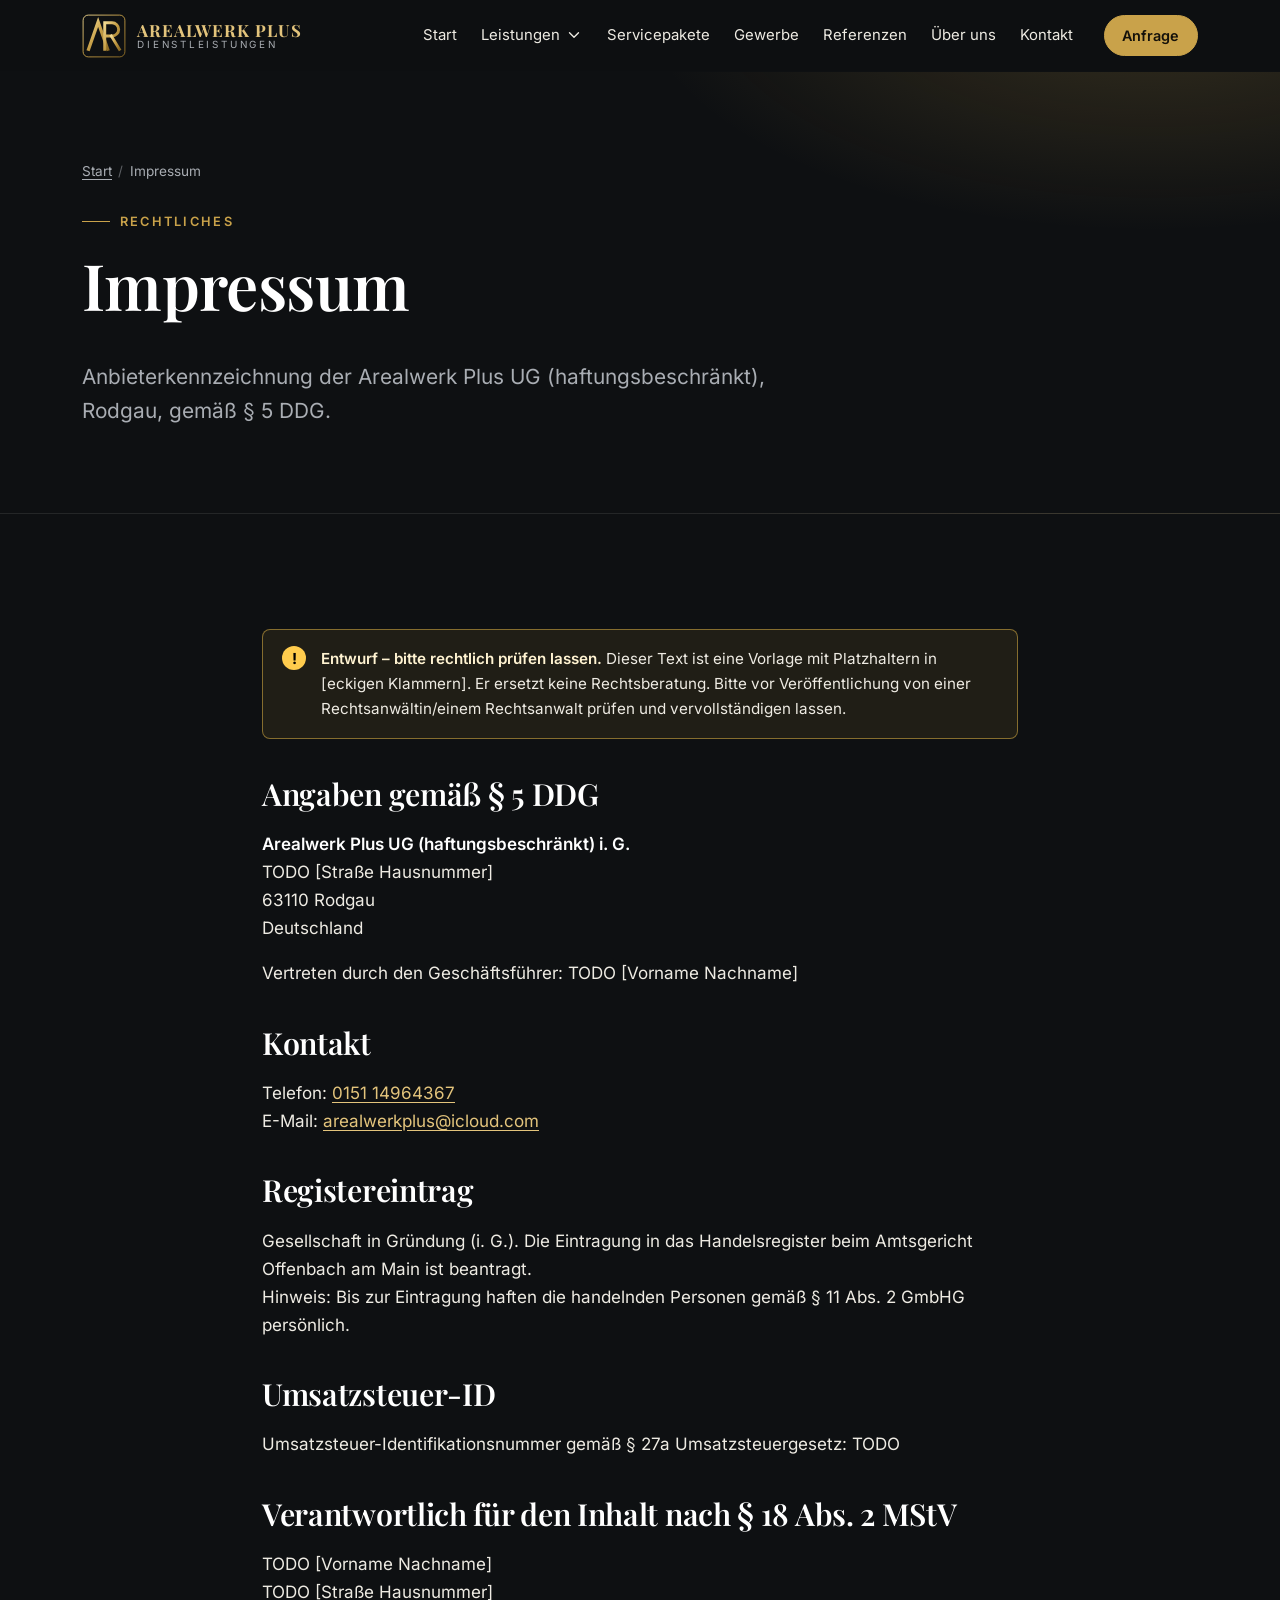
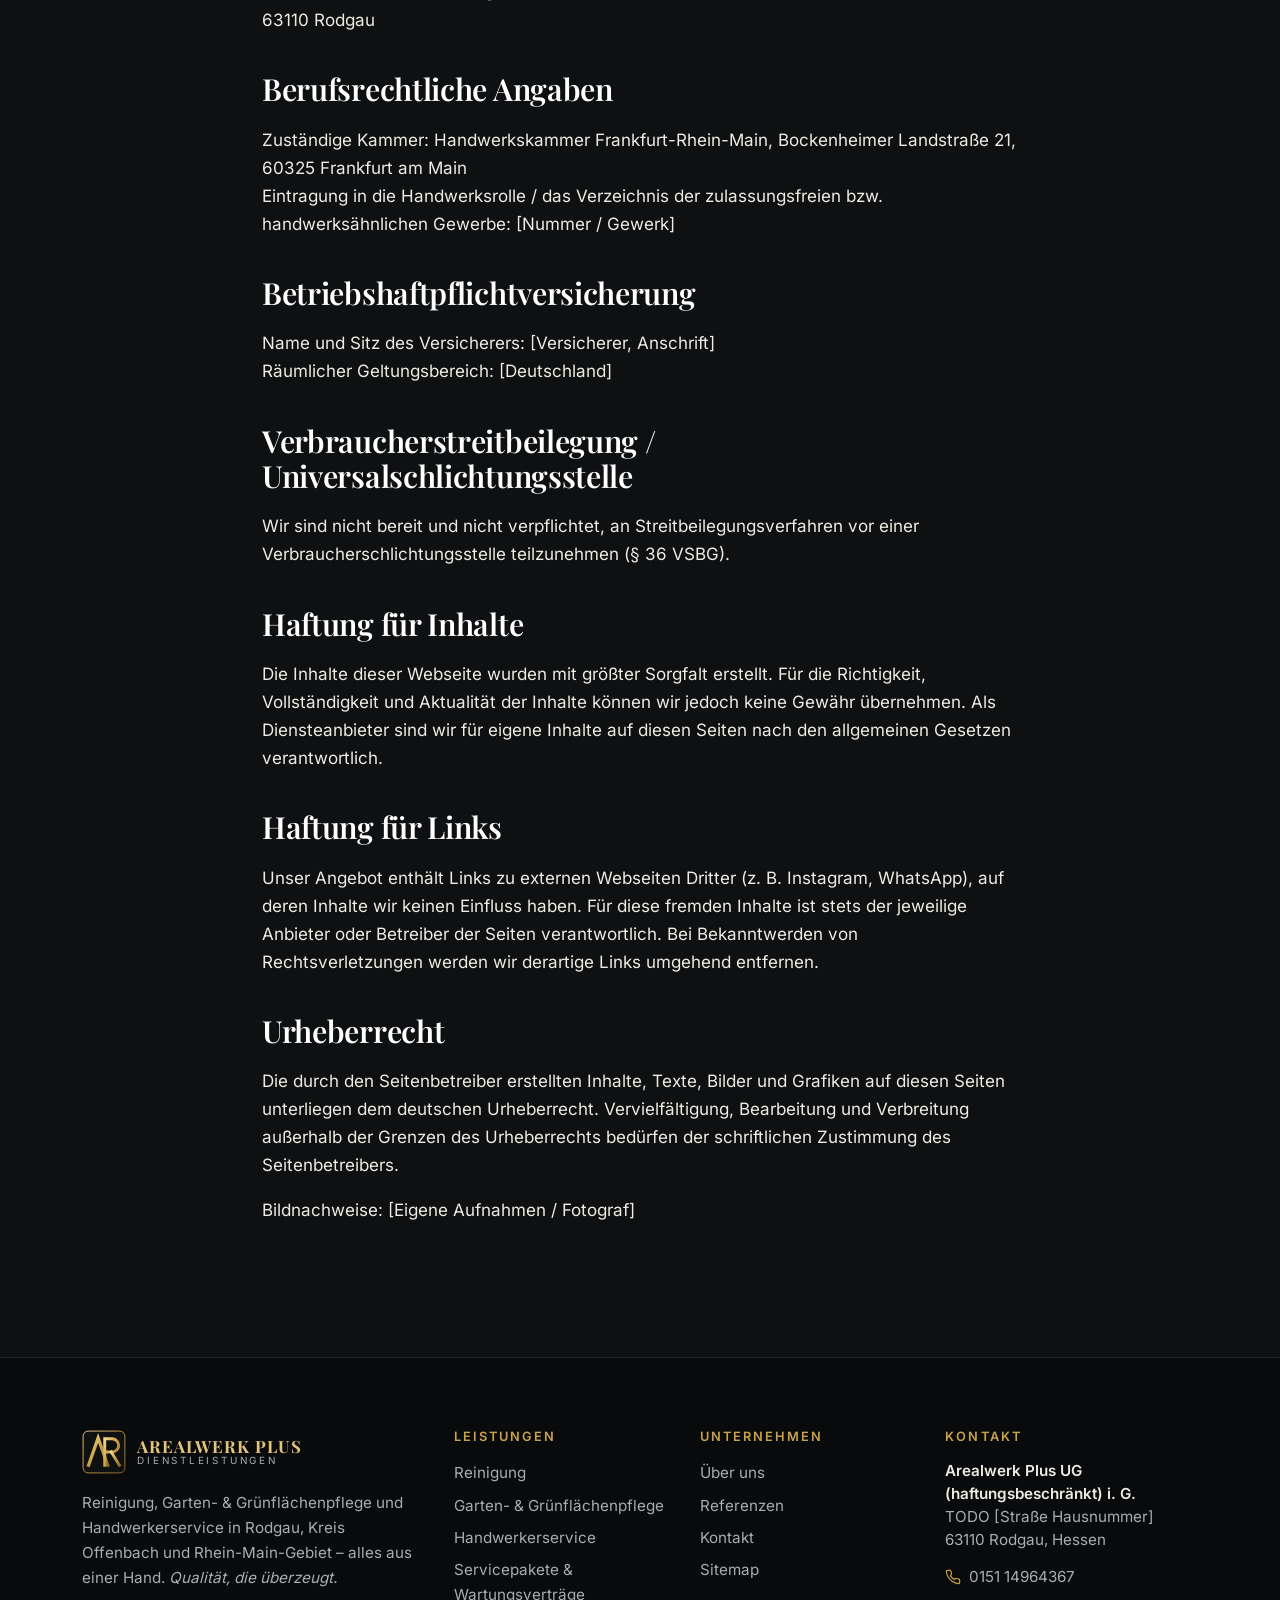
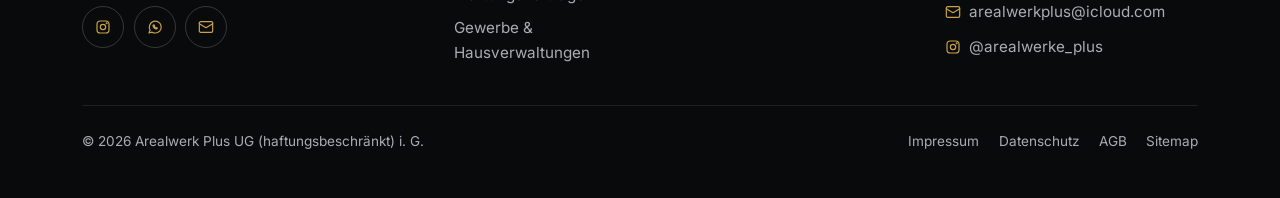
<file: impressum/index.html>
<!DOCTYPE html>
<html lang="de" class="no-js">
<head>
<meta charset="utf-8">
<meta name="viewport" content="width=device-width, initial-scale=1">
<title>Impressum | Arealwerk Plus UG (haftungsbeschränkt)</title>
<meta name="description" content="Anbieterkennzeichnung der Arealwerk Plus UG (haftungsbeschränkt), Rodgau, gemäß § 5 DDG.">
<meta name="robots" content="noindex, nofollow" data-cfg-robots="index, follow">
<link rel="canonical" href="https://najeeb96-png.github.io/Arealwerke/impressum/">
<meta name="theme-color" content="#0e1012">
<meta property="og:type" content="website">
<meta property="og:locale" content="de_DE">
<meta property="og:site_name" content="Arealwerk Plus UG (haftungsbeschränkt)">
<meta property="og:title" content="Impressum | Arealwerk Plus UG (haftungsbeschränkt)">
<meta property="og:description" content="Anbieterkennzeichnung der Arealwerk Plus UG (haftungsbeschränkt), Rodgau, gemäß § 5 DDG.">
<meta property="og:url" content="https://najeeb96-png.github.io/Arealwerke/impressum/">
<meta property="og:image" content="https://najeeb96-png.github.io/Arealwerke/images/og-image.png">
<meta property="og:image:width" content="1200">
<meta property="og:image:height" content="630">
<meta name="twitter:card" content="summary_large_image">
<link rel="icon" href="../favicon.svg" type="image/svg+xml">
<link rel="icon" href="../favicon-32.png" sizes="32x32" type="image/png">
<link rel="apple-touch-icon" href="../apple-touch-icon.png">
<link rel="preload" href="../fonts/inter-latin.woff2" as="font" type="font/woff2" crossorigin>
<link rel="preload" href="../fonts/playfair-display-latin.woff2" as="font" type="font/woff2" crossorigin>
<link rel="stylesheet" href="../css/style.css?v=1793836725">


</head>
<body>
<span id="top" tabindex="-1"></span>
<a class="skip-link" href="#main">Zum Inhalt springen</a>
<header class="site-header">
  <div class="container header-inner">
    <a class="brand" href="../" aria-label="AREALWERK PLUS Dienstleistungen – zur Startseite">
      <img src="../images/logo-mark.svg" alt="" width="44" height="44">
      <span class="brand-text"><span class="brand-name">AREALWERK PLUS</span><span class="brand-sub">Dienstleistungen</span></span>
    </a>
    <button class="nav-toggle" type="button" aria-expanded="false" aria-controls="main-nav" aria-label="Menü öffnen"><span class="nav-toggle-bars"></span></button>
    <nav class="main-nav" id="main-nav" aria-label="Hauptnavigation">
      <ul class="nav-list"><li><a href="../">Start</a></li><li><button class="nav-sub-toggle" type="button" aria-expanded="false" aria-controls="nav-sub-leistungen">Leistungen <svg class="nav-chevron" viewBox="0 0 24 24" fill="none" stroke="currentColor" stroke-width="1.8" stroke-linecap="round" stroke-linejoin="round" aria-hidden="true" focusable="false"><path d="M6 9l6 6 6-6"/></svg></button><ul class="nav-sub" id="nav-sub-leistungen"><li><a href="../reinigung/"><span class="dot" style="background:var(--c-blue)"></span>Reinigung</a></li><li><a href="../garten/"><span class="dot" style="background:var(--c-green)"></span>Garten & Grünflächen</a></li><li><a href="../handwerk/"><span class="dot" style="background:var(--c-gold)"></span>Handwerkerservice</a></li></ul></li><li><a href="../servicepakete/">Servicepakete</a></li><li><a href="../gewerbe/">Gewerbe</a></li><li><a href="../referenzen/">Referenzen</a></li><li><a href="../ueber-uns/">Über uns</a></li><li><a href="../kontakt/">Kontakt</a></li></ul>
      <div class="nav-cta"><a class="btn btn--gold btn--small" href="../kontakt/#anfrage">Anfrage</a></div>
    </nav>
  </div>
</header>
<main id="main" tabindex="-1">

<section class="page-hero">
  <div class="container">
    <nav class="breadcrumb" aria-label="Brotkrumen"><ol><li><a href="../">Start</a></li><li aria-current="page">Impressum</li></ol></nav>
    <span class="eyebrow">Rechtliches</span>
    <h1>Impressum</h1>
    
    <p class="lead">Anbieterkennzeichnung der Arealwerk Plus UG (haftungsbeschränkt), Rodgau, gemäß § 5 DDG.</p>
    
  </div>
</section>
<section class="section"><div class="container prose">
<div class="notice" role="note"><div><p><strong>Entwurf – bitte rechtlich prüfen lassen.</strong> Dieser Text ist eine Vorlage mit Platzhaltern in [eckigen Klammern]. Er ersetzt keine Rechtsberatung. Bitte vor Veröffentlichung von einer Rechtsanwältin/einem Rechtsanwalt prüfen und vervollständigen lassen.</p></div></div>

<h2>Angaben gemäß § 5 DDG</h2>
<!-- Straße, Geschäftsführer usw. werden aus js/config.js übernommen -->
<address>
  <strong><span data-cfg="firmaKurz">Arealwerk Plus UG (haftungsbeschränkt)</span><span data-ig> i. G.</span></strong><br>
  <span data-cfg="strasse">[Straße Hausnummer]</span><br>
  <span data-cfg="plzOrt">63110 Rodgau</span><br>
  Deutschland
</address>
<p>Vertreten durch den Geschäftsführer: <span data-cfg="geschaeftsfuehrer">[Vorname Nachname]</span></p>

<h2>Kontakt</h2>
<p>Telefon: <a class="" href="tel:+4915114964367" data-cfg-href="tel"> <span data-cfg="telefonAnzeige">0151 14964367</span></a><br>
E-Mail: <a href="mailto:arealwerkplus@icloud.com" data-cfg-href="mail"><span data-cfg="email">arealwerkplus@icloud.com</span></a></p>

<h2>Registereintrag</h2>
<!-- Schalter „inGruendung“ in js/config.js: true = Block „Eintragung beantragt“, false = Block mit HRB-Nummer -->
<div data-ig-show>
  <p>Gesellschaft in Gründung (i. G.). Die Eintragung in das Handelsregister beim <span data-cfg="registergericht">Amtsgericht Offenbach am Main</span> ist beantragt.<br>
  Hinweis: Bis zur Eintragung haften die handelnden Personen gemäß § 11 Abs. 2 GmbHG persönlich. <!-- TODO: Formulierung rechtlich prüfen --></p>
</div>
<div data-ig-hide hidden>
  <p>Eintragung im Handelsregister.<br>
  Registergericht: <span data-cfg="registergericht">Amtsgericht Offenbach am Main</span><br>
  Registernummer: HRB <span data-cfg="hrb">TODO</span></p>
</div>

<h2>Umsatzsteuer-ID</h2>
<!-- TODO: USt-IdNr. in js/config.js eintragen (oder Abschnitt entfernen, falls noch nicht vergeben) -->
<p>Umsatzsteuer-Identifikationsnummer gemäß § 27a Umsatzsteuergesetz: <span data-cfg="ustId">TODO</span></p>

<h2>Verantwortlich für den Inhalt nach § 18 Abs. 2 MStV</h2>
<p><span data-cfg="geschaeftsfuehrer">[Vorname Nachname]</span><br><span data-cfg="strasse">[Straße Hausnummer]</span><br><span data-cfg="plzOrt">63110 Rodgau</span></p>

<h2>Berufsrechtliche Angaben</h2>
<!-- TODO: Nur ausfüllen, falls eine Eintragung bei der Handwerkskammer erfolgt; sonst Abschnitt entfernen -->
<p>Zuständige Kammer: Handwerkskammer Frankfurt-Rhein-Main, Bockenheimer Landstraße 21, 60325 Frankfurt am Main<br>
Eintragung in die Handwerksrolle / das Verzeichnis der zulassungsfreien bzw. handwerksähnlichen Gewerbe: [Nummer / Gewerk]</p>

<h2>Betriebshaftpflichtversicherung</h2>
<!-- TODO: Versicherungsangaben eintragen, sobald die Police vorliegt -->
<p>Name und Sitz des Versicherers: [Versicherer, Anschrift]<br>
Räumlicher Geltungsbereich: [Deutschland]</p>

<h2>Verbraucherstreitbeilegung / Universalschlichtungsstelle</h2>
<p>Wir sind nicht bereit und nicht verpflichtet, an Streitbeilegungsverfahren vor einer Verbraucherschlichtungsstelle teilzunehmen (§ 36 VSBG).</p>

<h2>Haftung für Inhalte</h2>
<p>Die Inhalte dieser Webseite wurden mit größter Sorgfalt erstellt. Für die Richtigkeit, Vollständigkeit und Aktualität der Inhalte können wir jedoch keine Gewähr übernehmen. Als Diensteanbieter sind wir für eigene Inhalte auf diesen Seiten nach den allgemeinen Gesetzen verantwortlich.</p>

<h2>Haftung für Links</h2>
<p>Unser Angebot enthält Links zu externen Webseiten Dritter (z. B. Instagram, WhatsApp), auf deren Inhalte wir keinen Einfluss haben. Für diese fremden Inhalte ist stets der jeweilige Anbieter oder Betreiber der Seiten verantwortlich. Bei Bekanntwerden von Rechtsverletzungen werden wir derartige Links umgehend entfernen.</p>

<h2>Urheberrecht</h2>
<p>Die durch den Seitenbetreiber erstellten Inhalte, Texte, Bilder und Grafiken auf diesen Seiten unterliegen dem deutschen Urheberrecht. Vervielfältigung, Bearbeitung und Verbreitung außerhalb der Grenzen des Urheberrechts bedürfen der schriftlichen Zustimmung des Seitenbetreibers.</p>
<p>Bildnachweise: [Eigene Aufnahmen / Fotograf] <!-- TODO: Bildnachweise ergänzen --></p>

</div></section>
</main>
<footer class="site-footer">
  <div class="container">
    <div class="footer-grid">
      <div class="footer-brand">
        <a class="brand" href="../" aria-label="AREALWERK PLUS Dienstleistungen – zur Startseite">
          <img src="../images/logo-mark.svg" alt="" width="44" height="44">
          <span class="brand-text"><span class="brand-name">AREALWERK PLUS</span><span class="brand-sub">Dienstleistungen</span></span>
        </a>
        <p>Reinigung, Garten- &amp; Grünflächenpflege und Handwerkerservice in <span data-cfg="region">Rodgau, Kreis Offenbach und Rhein-Main-Gebiet</span> – alles aus einer Hand. <em>Qualität, die überzeugt.</em></p>
        <ul class="social" aria-label="Soziale Medien und Kontakt">
          <li><a href="https://www.instagram.com/arealwerke_plus" data-cfg-href="instagram" target="_blank" rel="noopener" aria-label="Instagram (öffnet neues Fenster)" title="Instagram"><svg viewBox="0 0 24 24" fill="none" stroke="currentColor" stroke-width="1.8" stroke-linecap="round" stroke-linejoin="round" aria-hidden="true" focusable="false"><rect x="3" y="3" width="18" height="18" rx="5"/><circle cx="12" cy="12" r="4"/><circle cx="17.5" cy="6.5" r=".6" fill="currentColor"/></svg></a></li>
          <li><a href="https://wa.me/4915114964367" data-cfg-href="whatsapp" target="_blank" rel="noopener" aria-label="WhatsApp (öffnet neues Fenster)" title="WhatsApp"><svg viewBox="0 0 24 24" fill="none" stroke="currentColor" stroke-width="1.8" stroke-linecap="round" stroke-linejoin="round" aria-hidden="true" focusable="false"><path d="M3 21l1.6-4.6A8.9 8.9 0 1112 21a9 9 0 01-4.4-1.2z"/><path d="M9 9.5c0 3 2.5 5.5 5.5 5.5l1-1.3-1.8-.9-.7.7a4 4 0 01-2.1-2.1l.7-.7-.9-1.8z"/></svg></a></li>
          <li><a href="mailto:arealwerkplus@icloud.com" data-cfg-href="mail" aria-label="E-Mail senden" title="E-Mail"><svg viewBox="0 0 24 24" fill="none" stroke="currentColor" stroke-width="1.8" stroke-linecap="round" stroke-linejoin="round" aria-hidden="true" focusable="false"><rect x="2" y="4" width="20" height="16" rx="2"/><path d="M22 7l-10 6L2 7"/></svg></a></li>
        </ul>
      </div>
      <div>
        <h2>Leistungen</h2>
        <ul>
          <li><a href="../reinigung/">Reinigung</a></li>
          <li><a href="../garten/">Garten- &amp; Grünflächenpflege</a></li>
          <li><a href="../handwerk/">Handwerkerservice</a></li>
          <li><a href="../servicepakete/">Servicepakete &amp; Wartungsverträge</a></li>
          <li><a href="../gewerbe/">Gewerbe &amp; Hausverwaltungen</a></li>
        </ul>
      </div>
      <div>
        <h2>Unternehmen</h2>
        <ul>
          <li><a href="../ueber-uns/">Über uns</a></li>
          <li><a href="../referenzen/">Referenzen</a></li>
          <li><a href="../kontakt/">Kontakt</a></li>
          <li data-cfg-wrap hidden><a href="#" data-cfg-href="flyer" data-root="../" download>Flyer (PDF)</a></li>
          <li><a href="../sitemap/">Sitemap</a></li>
        </ul>
      </div>
      <div>
        <h2>Kontakt</h2>
        <address>
          <strong><span data-cfg="firmaKurz">Arealwerk Plus UG (haftungsbeschränkt)</span><span data-ig> i. G.</span></strong><br>
          <span data-cfg="strasse">[Straße Hausnummer]</span><br>
          <span data-cfg="plzOrt">63110 Rodgau</span>, <span data-cfg="bundesland">Hessen</span>
        </address>
        <ul>
          <li><a class="" href="tel:+4915114964367" data-cfg-href="tel"><svg viewBox="0 0 24 24" fill="none" stroke="currentColor" stroke-width="1.8" stroke-linecap="round" stroke-linejoin="round" aria-hidden="true" focusable="false"><path d="M22 16.9v3a2 2 0 01-2.2 2 19.8 19.8 0 01-8.6-3.1 19.5 19.5 0 01-6-6A19.8 19.8 0 012.1 4.2 2 2 0 014.1 2h3a2 2 0 012 1.7c.1 1 .4 1.9.7 2.8a2 2 0 01-.5 2.1L8 9.9a16 16 0 006 6l1.3-1.3a2 2 0 012.1-.4c.9.3 1.8.6 2.8.7a2 2 0 011.7 2z"/></svg> <span data-cfg="telefonAnzeige">0151 14964367</span></a></li>
          <li><a href="mailto:arealwerkplus@icloud.com" data-cfg-href="mail"><svg viewBox="0 0 24 24" fill="none" stroke="currentColor" stroke-width="1.8" stroke-linecap="round" stroke-linejoin="round" aria-hidden="true" focusable="false"><rect x="2" y="4" width="20" height="16" rx="2"/><path d="M22 7l-10 6L2 7"/></svg> <span data-cfg="email">arealwerkplus@icloud.com</span></a></li>
          <li><a href="https://www.instagram.com/arealwerke_plus" data-cfg-href="instagram" target="_blank" rel="noopener"><svg viewBox="0 0 24 24" fill="none" stroke="currentColor" stroke-width="1.8" stroke-linecap="round" stroke-linejoin="round" aria-hidden="true" focusable="false"><rect x="3" y="3" width="18" height="18" rx="5"/><circle cx="12" cy="12" r="4"/><circle cx="17.5" cy="6.5" r=".6" fill="currentColor"/></svg> <span data-cfg="instagramHandle">@arealwerke_plus</span></a></li>
        </ul>
      </div>
    </div>
    <div class="footer-bottom">
      <p>© <span data-year>2026</span> <span data-cfg="firmaKurz">Arealwerk Plus UG (haftungsbeschränkt)</span><span data-ig> i. G.</span></p>
      <ul>
        <li><a href="../impressum/">Impressum</a></li>
        <li><a href="../datenschutz/">Datenschutz</a></li>
        <li><a href="../agb/">AGB</a></li>
        <li><a href="../sitemap/">Sitemap</a></li>
      </ul>
    </div>
  </div>
</footer>

<!-- Mobile Aktionsleiste (nur auf kleinen Bildschirmen sichtbar) -->
<nav class="mobile-bar" aria-label="Schnellkontakt">
  <a href="tel:+4915114964367" data-cfg-href="tel"><svg viewBox="0 0 24 24" fill="none" stroke="currentColor" stroke-width="1.8" stroke-linecap="round" stroke-linejoin="round" aria-hidden="true" focusable="false"><path d="M22 16.9v3a2 2 0 01-2.2 2 19.8 19.8 0 01-8.6-3.1 19.5 19.5 0 01-6-6A19.8 19.8 0 012.1 4.2 2 2 0 014.1 2h3a2 2 0 012 1.7c.1 1 .4 1.9.7 2.8a2 2 0 01-.5 2.1L8 9.9a16 16 0 006 6l1.3-1.3a2 2 0 012.1-.4c.9.3 1.8.6 2.8.7a2 2 0 011.7 2z"/></svg><span>Anrufen</span></a>
  <a href="https://wa.me/4915114964367" data-cfg-href="whatsapp" target="_blank" rel="noopener"><svg viewBox="0 0 24 24" fill="none" stroke="currentColor" stroke-width="1.8" stroke-linecap="round" stroke-linejoin="round" aria-hidden="true" focusable="false"><path d="M3 21l1.6-4.6A8.9 8.9 0 1112 21a9 9 0 01-4.4-1.2z"/><path d="M9 9.5c0 3 2.5 5.5 5.5 5.5l1-1.3-1.8-.9-.7.7a4 4 0 01-2.1-2.1l.7-.7-.9-1.8z"/></svg><span>WhatsApp</span></a>
  <a class="is-primary" href="../kontakt/#anfrage"><svg viewBox="0 0 24 24" fill="none" stroke="currentColor" stroke-width="1.8" stroke-linecap="round" stroke-linejoin="round" aria-hidden="true" focusable="false"><path d="M22 2L11 13"/><path d="M22 2l-7 20-4-9-9-4z"/></svg><span>Anfrage</span></a>
</nav>

<button class="to-top" type="button" aria-label="Nach oben scrollen"><svg viewBox="0 0 24 24" fill="none" stroke="currentColor" stroke-width="1.8" stroke-linecap="round" stroke-linejoin="round" aria-hidden="true" focusable="false"><path d="M12 19V5"/><path d="M5 12l7-7 7 7"/></svg></button>
<script src="../js/config.js?v=1793836725"></script>
<script src="../js/main.js?v=1793836725" defer></script>
</body>
</html>
</file>
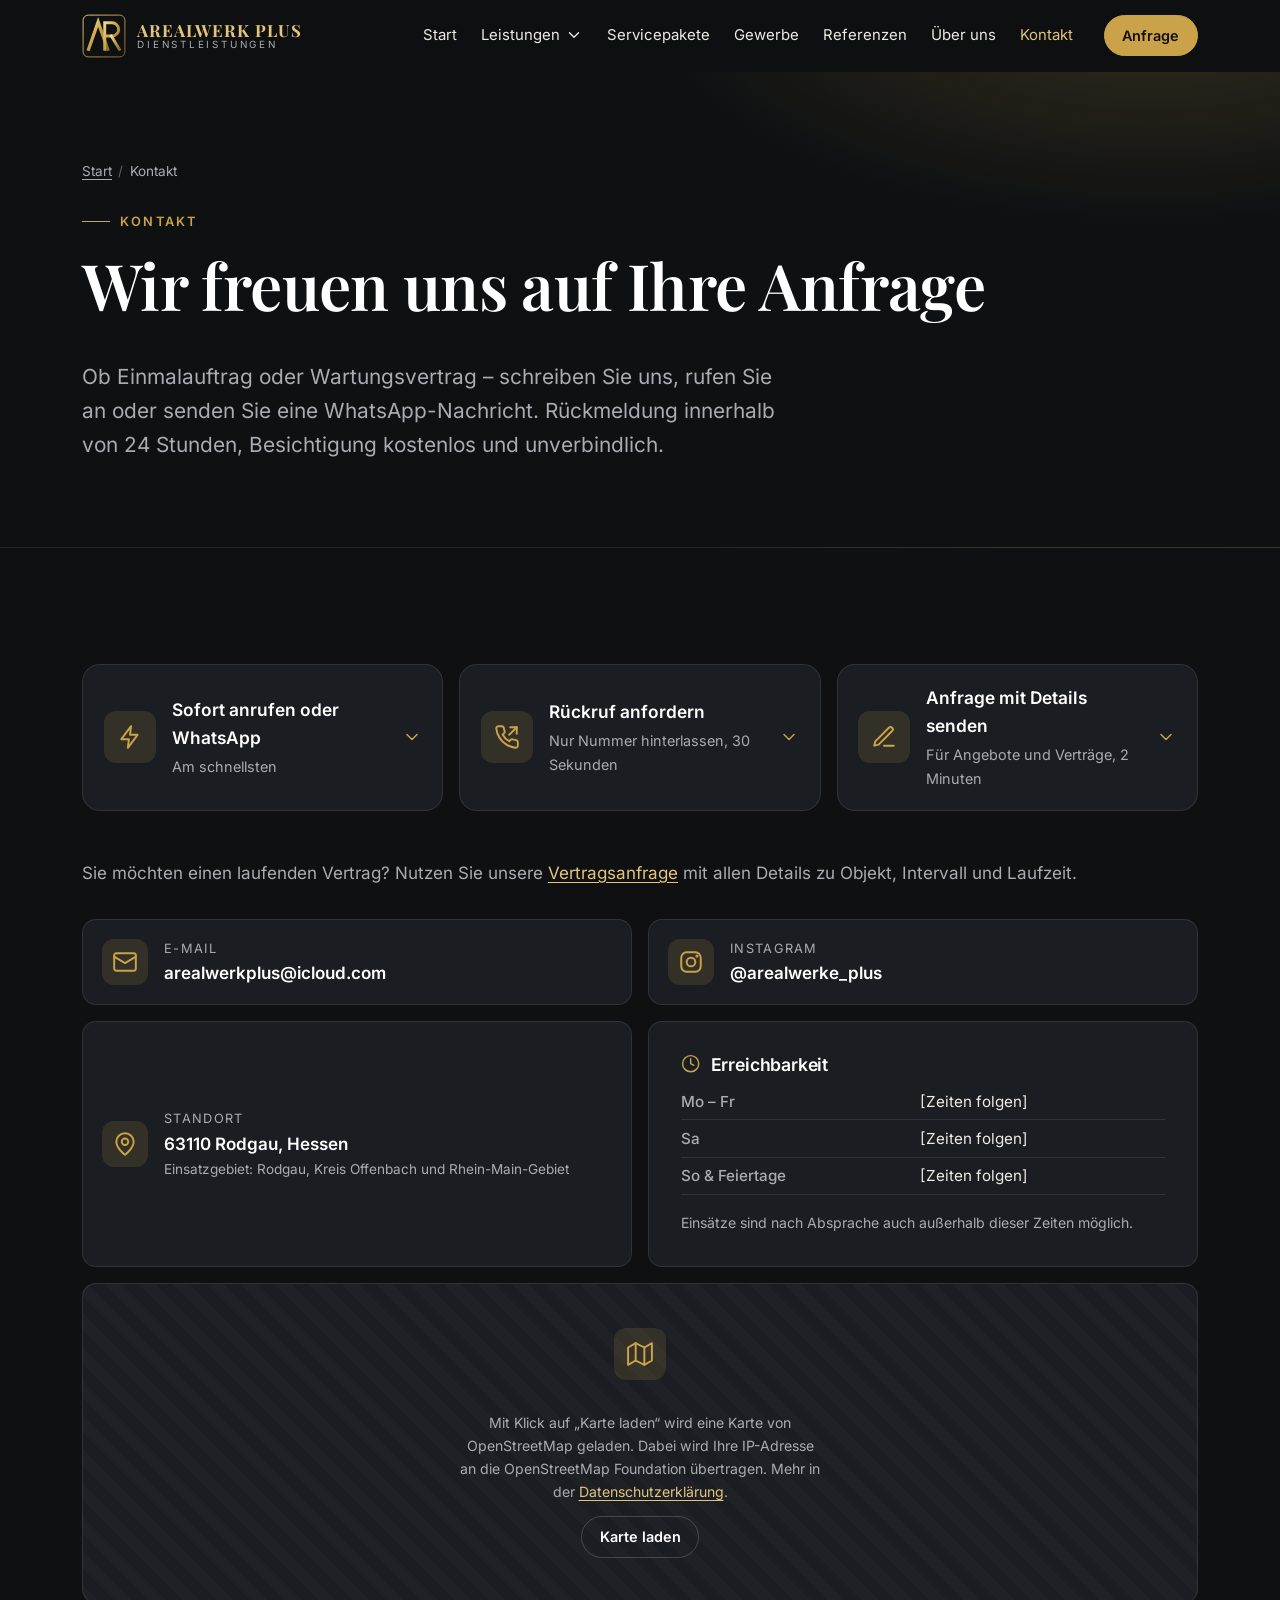
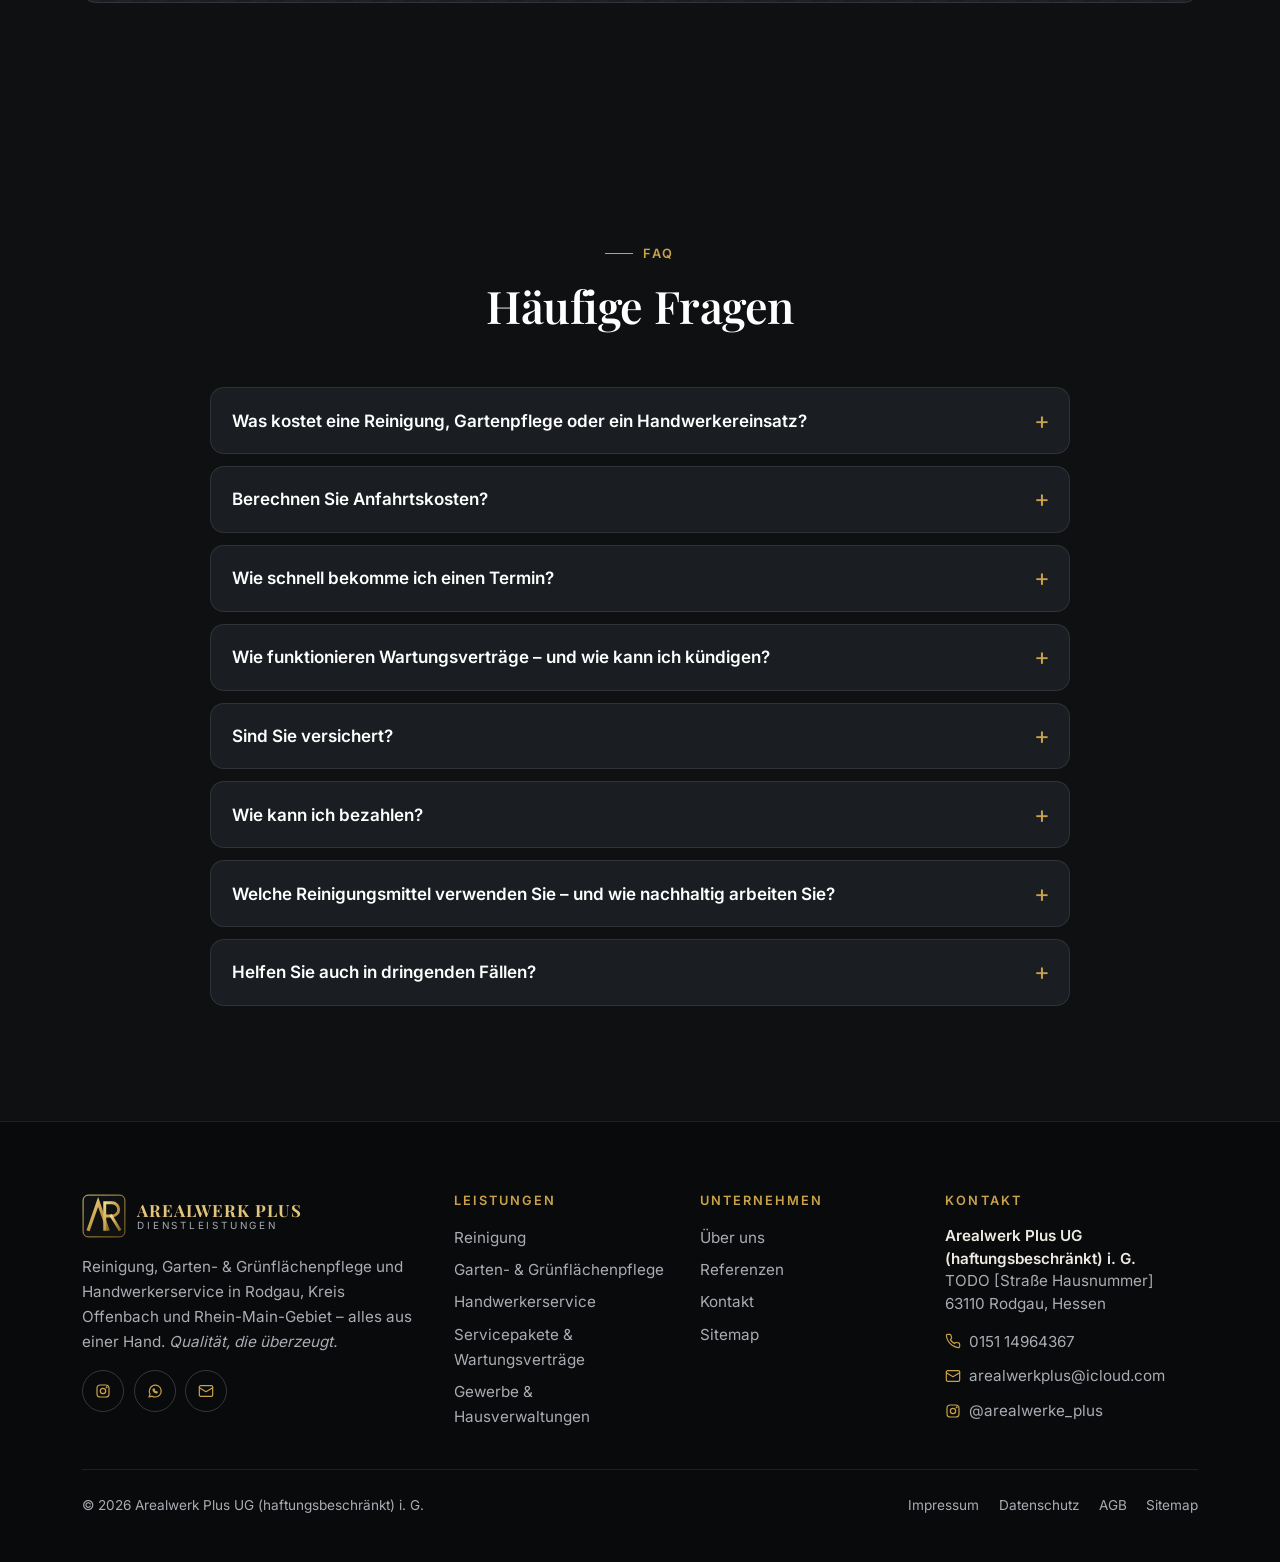
<file: kontakt/index.html>
<!DOCTYPE html>
<html lang="de" class="no-js">
<head>
<meta charset="utf-8">
<meta name="viewport" content="width=device-width, initial-scale=1">
<title>Kontakt – Anfrage, Rückruf & Besichtigungstermin | Arealwerk Plus UG (haftungsbeschränkt)</title>
<meta name="description" content="Kontakt zur Arealwerk Plus UG (haftungsbeschränkt) in Rodgau: Telefon 0151 14964367, E-Mail, WhatsApp, Rückruf-Service oder Besichtigungstermin für Rodgau, Kreis Offenbach und Rhein-Main-Gebiet.">
<meta name="robots" content="noindex, nofollow" data-cfg-robots="index, follow">
<link rel="canonical" href="https://najeeb96-png.github.io/Arealwerke/kontakt/">
<meta name="theme-color" content="#0e1012">
<meta property="og:type" content="website">
<meta property="og:locale" content="de_DE">
<meta property="og:site_name" content="Arealwerk Plus UG (haftungsbeschränkt)">
<meta property="og:title" content="Kontakt – Anfrage, Rückruf & Besichtigungstermin | Arealwerk Plus UG (haftungsbeschränkt)">
<meta property="og:description" content="Kontakt zur Arealwerk Plus UG (haftungsbeschränkt) in Rodgau: Telefon 0151 14964367, E-Mail, WhatsApp, Rückruf-Service oder Besichtigungstermin für Rodgau, Kreis Offenbach und Rhein-Main-Gebiet.">
<meta property="og:url" content="https://najeeb96-png.github.io/Arealwerke/kontakt/">
<meta property="og:image" content="https://najeeb96-png.github.io/Arealwerke/images/og-image.png">
<meta property="og:image:width" content="1200">
<meta property="og:image:height" content="630">
<meta name="twitter:card" content="summary_large_image">
<link rel="icon" href="../favicon.svg" type="image/svg+xml">
<link rel="icon" href="../favicon-32.png" sizes="32x32" type="image/png">
<link rel="apple-touch-icon" href="../apple-touch-icon.png">
<link rel="preload" href="../fonts/inter-latin.woff2" as="font" type="font/woff2" crossorigin>
<link rel="preload" href="../fonts/playfair-display-latin.woff2" as="font" type="font/woff2" crossorigin>
<link rel="stylesheet" href="../css/style.css?v=1793836725">
<script type="application/ld+json">
{"@context": "https://schema.org", "@type": "FAQPage", "mainEntity": [{"@type": "Question", "name": "Was kostet eine Reinigung, Gartenpflege oder ein Handwerkereinsatz?", "acceptedAnswer": {"@type": "Answer", "text": "Das hängt von Objektgröße, Aufwand und Intervall ab. Richtpreise finden Sie bei jeder Leistung – verbindlich wird es mit dem schriftlichen Festpreisangebot nach einer kostenlosen Besichtigung (oder bei kleinen Aufträgen anhand von Fotos). Für regelmäßige Leistungen bieten wir Servicepakete mit planbaren Monatspreisen."}}, {"@type": "Question", "name": "Berechnen Sie Anfahrtskosten?", "acceptedAnswer": {"@type": "Answer", "text": "In unserem Einzugsgebiet rund um Rodgau, im Kreis Offenbach und im Rhein-Main-Gebiet ist die Anfahrt im Festpreis enthalten. Für Einsätze außerhalb nennen wir Ihnen eine mögliche Anfahrtspauschale vorab im Angebot."}}, {"@type": "Question", "name": "Wie schnell bekomme ich einen Termin?", "acceptedAnswer": {"@type": "Answer", "text": "Wir melden uns innerhalb von 24 Stunden an Werktagen zurück und vereinbaren zeitnah einen Besichtigungstermin. Das Festpreisangebot erhalten Sie innerhalb von 48 Stunden nach der Besichtigung. Kunden mit Wartungsvertrag haben Vorrang bei der Terminvergabe."}}, {"@type": "Question", "name": "Wie funktionieren Wartungsverträge – und wie kann ich kündigen?", "acceptedAnswer": {"@type": "Answer", "text": "Sie wählen Leistungen, Intervall (z. B. wöchentlich, monatlich, vierteljährlich) und Laufzeit. Alles wird in einem schriftlichen Vertrag festgehalten. Kündigung zum Ende der Laufzeit mit TODO Monaten Frist. Für Verbraucher: Erstlaufzeit max. 24 Monate, danach unbefristet und monatlich kündbar (§ 309 Nr. 9 BGB). Mit Unternehmen individuell. Details unter Servicepakete &amp; Wartungsverträge."}}, {"@type": "Question", "name": "Sind Sie versichert?", "acceptedAnswer": {"@type": "Answer", "text": "Wir sind über eine Betriebshaftpflichtversicherung abgesichert, die Schäden abdeckt, die bei unserer Arbeit entstehen könnten. Einen Nachweis legen wir Ihnen auf Wunsch vor."}}, {"@type": "Question", "name": "Wie kann ich bezahlen?", "acceptedAnswer": {"@type": "Answer", "text": "Sie erhalten nach Abschluss eine Rechnung mit ausgewiesener Mehrwertsteuer und zahlen per Überweisung. Bei Verträgen ist auch die bequeme Abbuchung per SEPA-Lastschrift möglich, auf Wunsch ebenso Barzahlung gegen Quittung."}}, {"@type": "Question", "name": "Welche Reinigungsmittel verwenden Sie – und wie nachhaltig arbeiten Sie?", "acceptedAnswer": {"@type": "Answer", "text": "Wir setzen bevorzugt umweltschonende, biologisch abbaubare Reinigungsmittel ein und dosieren sparsam. Grünschnitt entsorgen wir fachgerecht, Wege planen wir effizient. Haben Sie besondere Anforderungen (z. B. Allergien, Praxishygiene), stimmen wir die Mittel mit Ihnen ab."}}, {"@type": "Question", "name": "Helfen Sie auch in dringenden Fällen?", "acceptedAnswer": {"@type": "Answer", "text": "Bei dringenden Anliegen – etwa einem tropfenden Anschluss, einem kalten Heizkörper oder einer Reinigung nach einem Wasserschaden – rufen Sie uns am besten direkt an. Wir prüfen kurzfristig, ob und wann wir helfen können. Bei Gefahr (z. B. Gasgeruch, Rohrbruch an der Hauptleitung) wenden Sie sich bitte zuerst an den Notdienst Ihres Versorgers bzw. die 112."}}]}
</script>
<script type="application/ld+json" data-ld="firma">
{
  "@context": "https://schema.org",
  "@type": [
    "LocalBusiness",
    "HomeAndConstructionBusiness"
  ],
  "@id": "https://najeeb96-png.github.io/Arealwerke/#firma",
  "name": "Arealwerk Plus UG (haftungsbeschränkt) i. G.",
  "alternateName": "AREALWERK PLUS Dienstleistungen",
  "legalName": "Arealwerk Plus UG (haftungsbeschränkt)",
  "slogan": "Qualität, die überzeugt.",
  "url": "https://najeeb96-png.github.io/Arealwerke/",
  "logo": "https://najeeb96-png.github.io/Arealwerke/images/logo.svg",
  "image": "https://najeeb96-png.github.io/Arealwerke/images/og-image.png",
  "telephone": "+4915114964367",
  "email": "arealwerkplus@icloud.com",
  "sameAs": [
    "https://www.instagram.com/arealwerke_plus"
  ],
  "address": {
    "@type": "PostalAddress",
    "streetAddress": "TODO",
    "postalCode": "63110",
    "addressLocality": "Rodgau",
    "addressRegion": "Hessen",
    "addressCountry": "DE"
  },
  "areaServed": [
    {
      "@type": "City",
      "name": "Rodgau"
    },
    {
      "@type": "City",
      "name": "Rödermark"
    },
    {
      "@type": "City",
      "name": "Dietzenbach"
    },
    {
      "@type": "City",
      "name": "Heusenstamm"
    },
    {
      "@type": "City",
      "name": "Obertshausen"
    },
    {
      "@type": "City",
      "name": "Seligenstadt"
    },
    {
      "@type": "City",
      "name": "Hainburg"
    },
    {
      "@type": "City",
      "name": "Mühlheim am Main"
    },
    {
      "@type": "City",
      "name": "Offenbach am Main"
    },
    {
      "@type": "City",
      "name": "Hanau"
    },
    {
      "@type": "City",
      "name": "Dreieich"
    },
    {
      "@type": "City",
      "name": "Langen"
    },
    {
      "@type": "City",
      "name": "Frankfurt am Main"
    }
  ],
  "hasOfferCatalog": {
    "@type": "OfferCatalog",
    "name": "Leistungen",
    "itemListElement": [
      {
        "@type": "OfferCatalog",
        "name": "Reinigung",
        "url": "https://najeeb96-png.github.io/Arealwerke/reinigung/",
        "itemListElement": [
          {
            "@type": "Offer",
            "itemOffered": {
              "@type": "Service",
              "name": "Büroreinigung"
            }
          },
          {
            "@type": "Offer",
            "itemOffered": {
              "@type": "Service",
              "name": "Unterhaltsreinigung"
            }
          },
          {
            "@type": "Offer",
            "itemOffered": {
              "@type": "Service",
              "name": "Glas- & Fensterreinigung"
            }
          },
          {
            "@type": "Offer",
            "itemOffered": {
              "@type": "Service",
              "name": "Treppenhausreinigung"
            }
          },
          {
            "@type": "Offer",
            "itemOffered": {
              "@type": "Service",
              "name": "Bodenreinigung"
            }
          },
          {
            "@type": "Offer",
            "itemOffered": {
              "@type": "Service",
              "name": "Sanitärreinigung"
            }
          }
        ]
      },
      {
        "@type": "OfferCatalog",
        "name": "Garten- & Grünflächenpflege",
        "url": "https://najeeb96-png.github.io/Arealwerke/garten/",
        "itemListElement": [
          {
            "@type": "Offer",
            "itemOffered": {
              "@type": "Service",
              "name": "Heckenschnitt & Strauchschnitt"
            }
          },
          {
            "@type": "Offer",
            "itemOffered": {
              "@type": "Service",
              "name": "Rasenpflege & Rasenmähen"
            }
          },
          {
            "@type": "Offer",
            "itemOffered": {
              "@type": "Service",
              "name": "Unkrautentfernung"
            }
          },
          {
            "@type": "Offer",
            "itemOffered": {
              "@type": "Service",
              "name": "Einfahrten & Wege reinigen"
            }
          },
          {
            "@type": "Offer",
            "itemOffered": {
              "@type": "Service",
              "name": "Garten- und Außenreinigung"
            }
          },
          {
            "@type": "Offer",
            "itemOffered": {
              "@type": "Service",
              "name": "Laubentfernung"
            }
          },
          {
            "@type": "Offer",
            "itemOffered": {
              "@type": "Service",
              "name": "Winterdienst"
            }
          }
        ]
      },
      {
        "@type": "OfferCatalog",
        "name": "Handwerkerservice rund ums Haus",
        "url": "https://najeeb96-png.github.io/Arealwerke/handwerk/",
        "itemListElement": [
          {
            "@type": "Offer",
            "itemOffered": {
              "@type": "Service",
              "name": "Kleinreparaturen"
            }
          },
          {
            "@type": "Offer",
            "itemOffered": {
              "@type": "Service",
              "name": "Montage"
            }
          },
          {
            "@type": "Offer",
            "itemOffered": {
              "@type": "Service",
              "name": "Instandhaltung & Wartung"
            }
          },
          {
            "@type": "Offer",
            "itemOffered": {
              "@type": "Service",
              "name": "Hausmeisterservice"
            }
          }
        ]
      },
      {
        "@type": "Offer",
        "itemOffered": {
          "@type": "Service",
          "name": "Servicepakete & Wartungsverträge"
        },
        "url": "https://najeeb96-png.github.io/Arealwerke/servicepakete/"
      }
    ]
  }
}
</script>
<script type="application/ld+json">
{"@context": "https://schema.org", "@type": "BreadcrumbList", "itemListElement": [{"@type": "ListItem", "position": 1, "name": "Start", "item": "https://najeeb96-png.github.io/Arealwerke/"}, {"@type": "ListItem", "position": 2, "name": "Kontakt", "item": "https://najeeb96-png.github.io/Arealwerke/kontakt/"}]}
</script>
</head>
<body>
<span id="top" tabindex="-1"></span>
<a class="skip-link" href="#main">Zum Inhalt springen</a>
<header class="site-header">
  <div class="container header-inner">
    <a class="brand" href="../" aria-label="AREALWERK PLUS Dienstleistungen – zur Startseite">
      <img src="../images/logo-mark.svg" alt="" width="44" height="44">
      <span class="brand-text"><span class="brand-name">AREALWERK PLUS</span><span class="brand-sub">Dienstleistungen</span></span>
    </a>
    <button class="nav-toggle" type="button" aria-expanded="false" aria-controls="main-nav" aria-label="Menü öffnen"><span class="nav-toggle-bars"></span></button>
    <nav class="main-nav" id="main-nav" aria-label="Hauptnavigation">
      <ul class="nav-list"><li><a href="../">Start</a></li><li><button class="nav-sub-toggle" type="button" aria-expanded="false" aria-controls="nav-sub-leistungen">Leistungen <svg class="nav-chevron" viewBox="0 0 24 24" fill="none" stroke="currentColor" stroke-width="1.8" stroke-linecap="round" stroke-linejoin="round" aria-hidden="true" focusable="false"><path d="M6 9l6 6 6-6"/></svg></button><ul class="nav-sub" id="nav-sub-leistungen"><li><a href="../reinigung/"><span class="dot" style="background:var(--c-blue)"></span>Reinigung</a></li><li><a href="../garten/"><span class="dot" style="background:var(--c-green)"></span>Garten & Grünflächen</a></li><li><a href="../handwerk/"><span class="dot" style="background:var(--c-gold)"></span>Handwerkerservice</a></li></ul></li><li><a href="../servicepakete/">Servicepakete</a></li><li><a href="../gewerbe/">Gewerbe</a></li><li><a href="../referenzen/">Referenzen</a></li><li><a href="../ueber-uns/">Über uns</a></li><li><a href="../kontakt/" aria-current="page">Kontakt</a></li></ul>
      <div class="nav-cta"><a class="btn btn--gold btn--small" href="../kontakt/#anfrage">Anfrage</a></div>
    </nav>
  </div>
</header>
<main id="main" tabindex="-1">

<section class="page-hero">
  <div class="container">
    <nav class="breadcrumb" aria-label="Brotkrumen"><ol><li><a href="../">Start</a></li><li aria-current="page">Kontakt</li></ol></nav>
    <span class="eyebrow">Kontakt</span>
    <h1>Wir freuen uns auf Ihre Anfrage</h1>
    
    <p class="lead">Ob Einmalauftrag oder Wartungsvertrag – schreiben Sie uns, rufen Sie an oder senden Sie eine WhatsApp-Nachricht. Rückmeldung innerhalb von 24 Stunden, Besichtigung kostenlos und unverbindlich.</p>
    
  </div>
</section>
<section class="section" aria-labelledby="kw-title">
  <div class="container">
    <h2 id="kw-title" class="visually-hidden">Kontaktmöglichkeiten</h2>
    <div class="chooser" data-contact-chooser>
  <article class="choice" data-choice="direct">
    <button class="choice-head" type="button" aria-expanded="false" aria-controls="kf-panel-direct">
      <span class="icon-badge"><svg viewBox="0 0 24 24" fill="none" stroke="currentColor" stroke-width="1.8" stroke-linecap="round" stroke-linejoin="round" aria-hidden="true" focusable="false"><path d="M13 2L4 14h7l-1 8 9-12h-7z"/></svg></span>
      <span class="choice-text"><strong>Sofort anrufen oder WhatsApp</strong><span>Am schnellsten</span></span>
      <svg class="choice-chevron" viewBox="0 0 24 24" fill="none" stroke="currentColor" stroke-width="1.8" stroke-linecap="round" stroke-linejoin="round" aria-hidden="true" focusable="false"><path d="M6 9l6 6 6-6"/></svg>
    </button>
    <div class="choice-panel" id="kf-panel-direct" hidden>
      <div class="choice-inner">
        <p class="muted">Direkt sprechen oder kurz schreiben – wir sind werktags persönlich erreichbar.</p>
        <div class="btn-row"><a class="btn btn--gold" href="tel:+4915114964367" data-cfg-href="tel"><svg viewBox="0 0 24 24" fill="none" stroke="currentColor" stroke-width="1.8" stroke-linecap="round" stroke-linejoin="round" aria-hidden="true" focusable="false"><path d="M22 16.9v3a2 2 0 01-2.2 2 19.8 19.8 0 01-8.6-3.1 19.5 19.5 0 01-6-6A19.8 19.8 0 012.1 4.2 2 2 0 014.1 2h3a2 2 0 012 1.7c.1 1 .4 1.9.7 2.8a2 2 0 01-.5 2.1L8 9.9a16 16 0 006 6l1.3-1.3a2 2 0 012.1-.4c.9.3 1.8.6 2.8.7a2 2 0 011.7 2z"/></svg> Jetzt anrufen</a><a class="btn btn--ghost" href="https://wa.me/4915114964367" data-cfg-href="whatsapp" target="_blank" rel="noopener"><svg viewBox="0 0 24 24" fill="none" stroke="currentColor" stroke-width="1.8" stroke-linecap="round" stroke-linejoin="round" aria-hidden="true" focusable="false"><path d="M3 21l1.6-4.6A8.9 8.9 0 1112 21a9 9 0 01-4.4-1.2z"/><path d="M9 9.5c0 3 2.5 5.5 5.5 5.5l1-1.3-1.8-.9-.7.7a4 4 0 01-2.1-2.1l.7-.7-.9-1.8z"/></svg> WhatsApp öffnen</a></div>
        <div class="copy-row">
          <span class="copy-number" data-cfg="telefonAnzeige">0151 14964367</span>
          <button class="btn btn--ghost btn--small" type="button" data-copy="0151 14964367"><svg viewBox="0 0 24 24" fill="none" stroke="currentColor" stroke-width="1.8" stroke-linecap="round" stroke-linejoin="round" aria-hidden="true" focusable="false"><rect x="9" y="9" width="13" height="13" rx="2"/><path d="M5 15H4a2 2 0 01-2-2V4a2 2 0 012-2h9a2 2 0 012 2v1"/></svg> Nummer kopieren</button>
        </div>
      </div>
    </div>
  </article>
  <article class="choice" data-choice="callback">
    <button class="choice-head" type="button" aria-expanded="false" aria-controls="kf-panel-callback">
      <span class="icon-badge"><svg viewBox="0 0 24 24" fill="none" stroke="currentColor" stroke-width="1.8" stroke-linecap="round" stroke-linejoin="round" aria-hidden="true" focusable="false"><path d="M22 16.9v3a2 2 0 01-2.2 2 19.8 19.8 0 01-8.6-3.1 19.5 19.5 0 01-6-6A19.8 19.8 0 012.1 4.2 2 2 0 014.1 2h3a2 2 0 012 1.7c.1 1 .4 1.9.7 2.8a2 2 0 01-.5 2.1L8 9.9a16 16 0 006 6l1.3-1.3a2 2 0 012.1-.4c.9.3 1.8.6 2.8.7a2 2 0 011.7 2z"/><path d="M15 3h6v6"/><path d="M21 3l-7 7"/></svg></span>
      <span class="choice-text"><strong>Rückruf anfordern</strong><span>Nur Nummer hinterlassen, 30 Sekunden</span></span>
      <svg class="choice-chevron" viewBox="0 0 24 24" fill="none" stroke="currentColor" stroke-width="1.8" stroke-linecap="round" stroke-linejoin="round" aria-hidden="true" focusable="false"><path d="M6 9l6 6 6-6"/></svg>
    </button>
    <div class="choice-panel" id="kf-panel-callback" hidden>
      <div class="choice-inner"><form class="form form--callback js-form" id="kf-rf" action="https://api.web3forms.com/submit" method="POST" data-success="../danke/?typ=rueckruf" data-mailto="arealwerkplus@icloud.com" aria-labelledby="kf-rf-title">
  <h3 id="kf-rf-title" class="visually-hidden"><svg viewBox="0 0 24 24" fill="none" stroke="currentColor" stroke-width="1.8" stroke-linecap="round" stroke-linejoin="round" aria-hidden="true" focusable="false"><path d="M22 16.9v3a2 2 0 01-2.2 2 19.8 19.8 0 01-8.6-3.1 19.5 19.5 0 01-6-6A19.8 19.8 0 012.1 4.2 2 2 0 014.1 2h3a2 2 0 012 1.7c.1 1 .4 1.9.7 2.8a2 2 0 01-.5 2.1L8 9.9a16 16 0 006 6l1.3-1.3a2 2 0 012.1-.4c.9.3 1.8.6 2.8.7a2 2 0 011.7 2z"/><path d="M15 3h6v6"/><path d="M21 3l-7 7"/></svg> Schneller Rückruf</h3>
  <p class="muted">Nummer hinterlassen – wir rufen Sie zur Wunschzeit zurück.</p>
  <div class="form-grid">
    <input type="hidden" name="access_key" value="TODO_WEB3FORMS_ACCESS_KEY">
    <input type="hidden" name="subject" value="Rückrufwunsch über die Webseite">
    <input type="hidden" name="from_name" value="Webseite Arealwerk Plus">
    <input type="hidden" name="redirect" value="https://najeeb96-png.github.io/Arealwerke/danke/">
    <!-- Honeypot gegen Spam: bleibt für Menschen unsichtbar und leer -->
    <input type="checkbox" name="botcheck" class="hp-field" tabindex="-1" autocomplete="off" aria-hidden="true">
    <div class="field full">
      <label for="kf-rf-tel">Ihre Telefonnummer <span class="req" aria-hidden="true">*</span></label>
      <input type="tel" id="kf-rf-tel" name="telefon" autocomplete="tel" required aria-describedby="kf-rf-tel-error" data-error="Bitte geben Sie Ihre Telefonnummer an." data-label="Telefon">
      <span class="field-error" id="kf-rf-tel-error"></span>
    </div>
    <fieldset class="field full">
      <legend>Wunschzeit <span class="req" aria-hidden="true">*</span></legend>
      <div class="options">
        <label class="option"><input type="radio" name="wunschzeit" value="vormittags" required checked><span>vormittags</span></label>
        <label class="option"><input type="radio" name="wunschzeit" value="nachmittags"><span>nachmittags</span></label>
        <label class="option"><input type="radio" name="wunschzeit" value="abends"><span>abends</span></label>
      </div>
    </fieldset>
    <div class="field full">
      <label class="consent" for="kf-rf-dsgvo">
        <input type="checkbox" id="kf-rf-dsgvo" name="datenschutz" value="akzeptiert" required aria-describedby="kf-rf-dsgvo-error" data-error="Bitte stimmen Sie der Datenverarbeitung zu.">
        <span>Ich habe die <a href="../datenschutz/">Datenschutzerklärung</a> gelesen und bin einverstanden, dass meine Angaben zur Bearbeitung meiner Anfrage verarbeitet werden. <span class="req" aria-hidden="true">*</span></span>
      </label>
      <span class="field-error" id="kf-rf-dsgvo-error"></span>
    </div>
  </div>
  <div class="form-foot"><p class="no-ads"><svg viewBox="0 0 24 24" fill="none" stroke="currentColor" stroke-width="1.8" stroke-linecap="round" stroke-linejoin="round" aria-hidden="true" focusable="false"><circle cx="12" cy="12" r="10"/><path d="M8 12l3 3 5-6"/></svg> Keine Werbung – wir melden uns ausschließlich zu Ihrer Anfrage.</p><button class="btn btn--gold" type="submit"><svg viewBox="0 0 24 24" fill="none" stroke="currentColor" stroke-width="1.8" stroke-linecap="round" stroke-linejoin="round" aria-hidden="true" focusable="false"><path d="M22 16.9v3a2 2 0 01-2.2 2 19.8 19.8 0 01-8.6-3.1 19.5 19.5 0 01-6-6A19.8 19.8 0 012.1 4.2 2 2 0 014.1 2h3a2 2 0 012 1.7c.1 1 .4 1.9.7 2.8a2 2 0 01-.5 2.1L8 9.9a16 16 0 006 6l1.3-1.3a2 2 0 012.1-.4c.9.3 1.8.6 2.8.7a2 2 0 011.7 2z"/></svg> Rückruf anfordern</button></div>
  <div class="form-status" role="status" aria-live="polite" tabindex="-1"></div>
</form></div>
    </div>
  </article>
  <article class="choice" data-choice="details">
    <button class="choice-head" type="button" aria-expanded="false" aria-controls="kf-panel-details">
      <span class="icon-badge"><svg viewBox="0 0 24 24" fill="none" stroke="currentColor" stroke-width="1.8" stroke-linecap="round" stroke-linejoin="round" aria-hidden="true" focusable="false"><path d="M12 20h9"/><path d="M16.5 3.5a2.1 2.1 0 013 3L7 19l-4 1 1-4z"/></svg></span>
      <span class="choice-text"><strong>Anfrage mit Details senden</strong><span>Für Angebote und Verträge, 2 Minuten</span></span>
      <svg class="choice-chevron" viewBox="0 0 24 24" fill="none" stroke="currentColor" stroke-width="1.8" stroke-linecap="round" stroke-linejoin="round" aria-hidden="true" focusable="false"><path d="M6 9l6 6 6-6"/></svg>
    </button>
    <div class="choice-panel" id="kf-panel-details" hidden>
      <div class="choice-inner"><form class="form js-form" id="anfrage" action="https://api.web3forms.com/submit" method="POST" enctype="multipart/form-data" data-success="../danke/" data-mailto="arealwerkplus@icloud.com" aria-labelledby="kf-title">
  <h3 id="kf-title" class="visually-hidden">Anfrage mit Details</h3>
  <p class="muted">Wir melden uns innerhalb von 24 Stunden an Werktagen bei Ihnen.</p>
  <div class="form-grid">
    <input type="hidden" name="access_key" value="TODO_WEB3FORMS_ACCESS_KEY">
    <input type="hidden" name="subject" value="Neue Anfrage über die Webseite">
    <input type="hidden" name="from_name" value="Webseite Arealwerk Plus">
    <input type="hidden" name="redirect" value="https://najeeb96-png.github.io/Arealwerke/danke/">
    <!-- Honeypot gegen Spam: bleibt für Menschen unsichtbar und leer -->
    <input type="checkbox" name="botcheck" class="hp-field" tabindex="-1" autocomplete="off" aria-hidden="true">
    <div class="field">
      <label for="kf-name">Name <span class="req" aria-hidden="true">*</span></label>
      <input type="text" id="kf-name" name="name" autocomplete="name" required aria-describedby="kf-name-error" data-error="Bitte geben Sie Ihren Namen an.">
      <span class="field-error" id="kf-name-error"></span>
    </div>
    <div class="field">
      <label for="kf-email">E-Mail <span class="req" aria-hidden="true">*</span></label>
      <input type="email" id="kf-email" name="email" autocomplete="email" required aria-describedby="kf-email-error" data-error="Bitte geben Sie eine gültige E-Mail-Adresse an.">
      <span class="field-error" id="kf-email-error"></span>
    </div>
    <div class="field">
      <label for="kf-tel">Telefon</label>
      <input type="tel" id="kf-tel" name="telefon" autocomplete="tel">
    </div>
    <fieldset class="field">
      <legend>Sie sind <span class="req" aria-hidden="true">*</span></legend>
      <div class="options">
        <label class="option"><input type="radio" name="kundentyp" value="Privatkunde" required checked><span>Privat</span></label>
        <label class="option"><input type="radio" name="kundentyp" value="Gewerbekunde"><span>Gewerbe</span></label>
        <label class="option"><input type="radio" name="kundentyp" value="Hausverwaltung/Vermieter"><span>Hausverwaltung</span></label>
      </div>
    </fieldset>
    <div class="field">
      <label for="kf-bereich">Leistungsbereich <span class="req" aria-hidden="true">*</span></label>
      <select id="kf-bereich" name="leistungsbereich" required aria-describedby="kf-bereich-error" data-error="Bitte wählen Sie einen Leistungsbereich."><option value="">Bitte wählen</option><option value="Reinigung">Reinigung</option><option value="Garten- & Grünflächenpflege">Garten- & Grünflächenpflege</option><option value="Handwerkerservice">Handwerkerservice</option><option value="Servicepaket / Wartungsvertrag">Servicepaket / Wartungsvertrag</option><option value="Mehrere Bereiche">Mehrere Bereiche</option><option value="Sonstiges">Sonstiges</option></select>
      <span class="field-error" id="kf-bereich-error"></span>
    </div>
    <div class="field">
      <label for="kf-ort">Ort des Objekts</label>
      <input type="text" id="kf-ort" name="objektort" placeholder="PLZ / Ort" autocomplete="address-level2">
    </div>
    <div class="field full">
      <label for="kf-msg">Ihre Nachricht <span class="req" aria-hidden="true">*</span></label>
      <textarea id="kf-msg" name="nachricht" required aria-describedby="kf-msg-error" data-error="Bitte beschreiben Sie kurz Ihr Anliegen." placeholder="Was dürfen wir für Sie erledigen? Objektgröße, Intervall, Besonderheiten …"></textarea>
      <span class="field-error" id="kf-msg-error"></span>
    </div>
    <div class="field full">
      <label for="kf-foto">Fotos (optional)</label>
      <!-- TODO: Datei-Upload benötigt bei Web3Forms ggf. einen kostenpflichtigen Tarif – prüfen oder Feld entfernen -->
      <input type="file" id="kf-foto" name="attachment" accept="image/*" aria-describedby="kf-foto-hint kf-foto-error">
      <span class="hint" id="kf-foto-hint">Ein Foto hilft uns bei der Einschätzung. JPG, PNG oder HEIC, max. 5 MB.</span>
      <span class="field-error" id="kf-foto-error"></span>
    </div>
    <div class="field full">
      <label class="consent consent--toggle" for="kf-visit">
        <input type="checkbox" id="kf-visit" name="besichtigung" value="gewünscht" data-visit-toggle aria-controls="kf-visit-box">
        <span><strong>Besichtigungstermin wünschen</strong> – kostenlos und unverbindlich; wir bestätigen den Termin telefonisch oder per E-Mail.</span>
      </label>
    </div>
    <div class="field full visit-box" id="kf-visit-box" hidden>
      <fieldset class="field" data-require-one data-error="Bitte wählen Sie mindestens einen Wochentag.">
        <legend>Mögliche Wochentage <span class="hint">(Mehrfachauswahl)</span></legend>
        <div class="options"><label class="option"><input type="checkbox" name="wochentag[]" value="Montag"><span>Mo</span></label><label class="option"><input type="checkbox" name="wochentag[]" value="Dienstag"><span>Di</span></label><label class="option"><input type="checkbox" name="wochentag[]" value="Mittwoch"><span>Mi</span></label><label class="option"><input type="checkbox" name="wochentag[]" value="Donnerstag"><span>Do</span></label><label class="option"><input type="checkbox" name="wochentag[]" value="Freitag"><span>Fr</span></label><label class="option"><input type="checkbox" name="wochentag[]" value="Samstag"><span>Sa</span></label></div>
        <span class="field-error" aria-live="polite"></span>
      </fieldset>
      <fieldset class="field">
        <legend>Zeitfenster</legend>
        <div class="options">
          <label class="option"><input type="radio" name="zeitfenster" value="08–12 Uhr" checked><span>08–12 Uhr</span></label>
          <label class="option"><input type="radio" name="zeitfenster" value="12–16 Uhr"><span>12–16 Uhr</span></label>
          <label class="option"><input type="radio" name="zeitfenster" value="16–19 Uhr"><span>16–19 Uhr</span></label>
        </div>
      </fieldset>
      <p class="muted small calendly-note" data-cfg-wrap hidden>Lieber selbst einen Termin wählen? <a href="#" data-cfg-href="calendly" target="_blank" rel="noopener">Online-Terminbuchung öffnen</a>.</p>
    </div>
    <div class="field full">
      <label class="consent" for="kf-dsgvo">
        <input type="checkbox" id="kf-dsgvo" name="datenschutz" value="akzeptiert" required aria-describedby="kf-dsgvo-error" data-error="Bitte stimmen Sie der Datenverarbeitung zu.">
        <span>Ich habe die <a href="../datenschutz/">Datenschutzerklärung</a> gelesen und bin einverstanden, dass meine Angaben zur Bearbeitung meiner Anfrage verarbeitet werden. <span class="req" aria-hidden="true">*</span></span>
      </label>
      <span class="field-error" id="kf-dsgvo-error"></span>
    </div>
  </div>
  <div class="form-foot">
    <div><p class="no-ads"><svg viewBox="0 0 24 24" fill="none" stroke="currentColor" stroke-width="1.8" stroke-linecap="round" stroke-linejoin="round" aria-hidden="true" focusable="false"><circle cx="12" cy="12" r="10"/><path d="M8 12l3 3 5-6"/></svg> Keine Werbung – wir melden uns ausschließlich zu Ihrer Anfrage.</p><p class="muted">* Pflichtfeld · Kostenlos &amp; unverbindlich</p></div>
    <button class="btn btn--gold" type="submit"><svg viewBox="0 0 24 24" fill="none" stroke="currentColor" stroke-width="1.8" stroke-linecap="round" stroke-linejoin="round" aria-hidden="true" focusable="false"><path d="M22 2L11 13"/><path d="M22 2l-7 20-4-9-9-4z"/></svg> Anfrage absenden</button>
  </div>
  <div class="form-status" role="status" aria-live="polite" tabindex="-1"></div>
</form></div>
    </div>
  </article>
</div>
    <p class="muted mt-2">Sie möchten einen laufenden Vertrag? Nutzen Sie unsere <a href="../servicepakete/#vertragsanfrage">Vertragsanfrage</a> mit allen Details zu Objekt, Intervall und Laufzeit.</p>
    <div class="contact-grid contact-grid--below mt-2">
      <div class="contact-info">
  
  <a class="contact-line" href="mailto:arealwerkplus@icloud.com" data-cfg-href="mail"><span class="icon-badge"><svg viewBox="0 0 24 24" fill="none" stroke="currentColor" stroke-width="1.8" stroke-linecap="round" stroke-linejoin="round" aria-hidden="true" focusable="false"><rect x="2" y="4" width="20" height="16" rx="2"/><path d="M22 7l-10 6L2 7"/></svg></span><span><small>E-Mail</small><strong data-cfg="email">arealwerkplus@icloud.com</strong></span></a>
  <a class="contact-line" href="https://www.instagram.com/arealwerke_plus" data-cfg-href="instagram" target="_blank" rel="noopener"><span class="icon-badge"><svg viewBox="0 0 24 24" fill="none" stroke="currentColor" stroke-width="1.8" stroke-linecap="round" stroke-linejoin="round" aria-hidden="true" focusable="false"><rect x="3" y="3" width="18" height="18" rx="5"/><circle cx="12" cy="12" r="4"/><circle cx="17.5" cy="6.5" r=".6" fill="currentColor"/></svg></span><span><small>Instagram</small><strong data-cfg="instagramHandle">@arealwerke_plus</strong></span></a>
  <div class="contact-line contact-line--static"><span class="icon-badge"><svg viewBox="0 0 24 24" fill="none" stroke="currentColor" stroke-width="1.8" stroke-linecap="round" stroke-linejoin="round" aria-hidden="true" focusable="false"><path d="M20 10c0 6-8 12-8 12S4 16 4 10a8 8 0 0116 0z"/><circle cx="12" cy="10" r="3"/></svg></span><span><small>Standort</small><strong><span data-cfg="plzOrt">63110 Rodgau</span>, <span data-cfg="bundesland">Hessen</span></strong><span class="muted small">Einsatzgebiet: <span data-cfg="region">Rodgau, Kreis Offenbach und Rhein-Main-Gebiet</span></span></span></div>
  <div class="card">
    <h3 class="h-small"><svg viewBox="0 0 24 24" fill="none" stroke="currentColor" stroke-width="1.8" stroke-linecap="round" stroke-linejoin="round" aria-hidden="true" focusable="false"><circle cx="12" cy="12" r="10"/><path d="M12 6v6l4 2"/></svg> Erreichbarkeit</h3>
    <table class="hours"><tbody data-cfg-hours><tr><th scope='row'>Mo – Fr</th><td>[Zeiten folgen]</td></tr><tr><th scope='row'>Sa</th><td>[Zeiten folgen]</td></tr><tr><th scope='row'>So & Feiertage</th><td>[Zeiten folgen]</td></tr></tbody></table>
    <p class="muted mt-1 small">Einsätze sind nach Absprache auch außerhalb dieser Zeiten möglich.</p>
  </div>
  <!-- TODO: Marker auf die genaue Firmenadresse setzen (data-map-src, Parameter marker=lat,lon) -->
  <div class="map-consent" data-map-src="https://www.openstreetmap.org/export/embed.html?bbox=8.70%2C49.95%2C9.06%2C50.12&amp;layer=mapnik&amp;marker=50.02%2C8.88" data-map-title="Karte: Einzugsgebiet rund um Rodgau">
    <span class="icon-badge"><svg viewBox="0 0 24 24" fill="none" stroke="currentColor" stroke-width="1.8" stroke-linecap="round" stroke-linejoin="round" aria-hidden="true" focusable="false"><path d="M1 6v16l7-4 8 4 7-4V2l-7 4-8-4z"/><path d="M8 2v16M16 6v16"/></svg></span>
    <p>Mit Klick auf „Karte laden“ wird eine Karte von OpenStreetMap geladen. Dabei wird Ihre IP-Adresse an die OpenStreetMap Foundation übertragen. Mehr in der <a href="../datenschutz/">Datenschutzerklärung</a>.</p>
    <button class="btn btn--ghost btn--small" type="button">Karte laden</button>
  </div>
</div>
    </div>
  </div>
</section>
<section class="section" aria-labelledby="faq-title">
  <div class="container">
    <div class="section-head section-head--center"><span class="eyebrow">FAQ</span><h2 id="faq-title">Häufige Fragen</h2></div>
    <div class="faq"><details class="reveal"><summary>Was kostet eine Reinigung, Gartenpflege oder ein Handwerkereinsatz?</summary><div class="faq-body"><p>Das hängt von Objektgröße, Aufwand und Intervall ab. Richtpreise finden Sie bei jeder Leistung – verbindlich wird es mit dem schriftlichen Festpreisangebot nach einer kostenlosen Besichtigung (oder bei kleinen Aufträgen anhand von Fotos). Für regelmäßige Leistungen bieten wir Servicepakete mit planbaren Monatspreisen.</p></div></details><details class="reveal"><summary>Berechnen Sie Anfahrtskosten?</summary><div class="faq-body"><p>In unserem Einzugsgebiet rund um Rodgau, im Kreis Offenbach und im Rhein-Main-Gebiet ist die Anfahrt im Festpreis enthalten. Für Einsätze außerhalb nennen wir Ihnen eine mögliche Anfahrtspauschale vorab im Angebot.<!-- TODO: Anfahrtsregelung bestätigen --></p></div></details><details class="reveal"><summary>Wie schnell bekomme ich einen Termin?</summary><div class="faq-body"><p>Wir melden uns innerhalb von 24 Stunden an Werktagen zurück und vereinbaren zeitnah einen Besichtigungstermin. Das Festpreisangebot erhalten Sie innerhalb von 48 Stunden nach der Besichtigung. Kunden mit Wartungsvertrag haben Vorrang bei der Terminvergabe.</p></div></details><details class="reveal"><summary>Wie funktionieren Wartungsverträge – und wie kann ich kündigen?</summary><div class="faq-body"><p>Sie wählen Leistungen, Intervall (z. B. wöchentlich, monatlich, vierteljährlich) und Laufzeit. Alles wird in einem schriftlichen Vertrag festgehalten. Kündigung zum Ende der Laufzeit mit TODO Monaten Frist. Für Verbraucher: Erstlaufzeit max. 24 Monate, danach unbefristet und monatlich kündbar (§ 309 Nr. 9 BGB). Mit Unternehmen individuell. Details unter <a href="../servicepakete/">Servicepakete &amp; Wartungsverträge</a>.<!-- TODO: Kündigungsfrist festlegen --></p></div></details><details class="reveal"><summary>Sind Sie versichert?</summary><div class="faq-body"><p>Wir sind über eine Betriebshaftpflichtversicherung abgesichert, die Schäden abdeckt, die bei unserer Arbeit entstehen könnten. Einen Nachweis legen wir Ihnen auf Wunsch vor.<!-- TODO: Versicherung bestätigen (Versicherer, Deckungssumme) – Antwort erst nach Vorliegen der Police veröffentlichen --></p></div></details><details class="reveal"><summary>Wie kann ich bezahlen?</summary><div class="faq-body"><p>Sie erhalten nach Abschluss eine Rechnung mit ausgewiesener Mehrwertsteuer und zahlen per Überweisung. Bei Verträgen ist auch die bequeme Abbuchung per SEPA-Lastschrift möglich, auf Wunsch ebenso Barzahlung gegen Quittung.<!-- TODO: SEPA-Lastschrift und Zahlungsziel bestätigen --></p></div></details><details class="reveal"><summary>Welche Reinigungsmittel verwenden Sie – und wie nachhaltig arbeiten Sie?</summary><div class="faq-body"><p>Wir setzen bevorzugt umweltschonende, biologisch abbaubare Reinigungsmittel ein und dosieren sparsam. Grünschnitt entsorgen wir fachgerecht, Wege planen wir effizient. Haben Sie besondere Anforderungen (z. B. Allergien, Praxishygiene), stimmen wir die Mittel mit Ihnen ab.</p></div></details><details class="reveal"><summary>Helfen Sie auch in dringenden Fällen?</summary><div class="faq-body"><p>Bei dringenden Anliegen – etwa einem tropfenden Anschluss, einem kalten Heizkörper oder einer Reinigung nach einem Wasserschaden – rufen Sie uns am besten direkt an. Wir prüfen kurzfristig, ob und wann wir helfen können. Bei Gefahr (z. B. Gasgeruch, Rohrbruch an der Hauptleitung) wenden Sie sich bitte zuerst an den Notdienst Ihres Versorgers bzw. die 112.<!-- TODO: Notdienst-Regelung festlegen --></p></div></details></div>
  </div>
</section>

</main>
<footer class="site-footer">
  <div class="container">
    <div class="footer-grid">
      <div class="footer-brand">
        <a class="brand" href="../" aria-label="AREALWERK PLUS Dienstleistungen – zur Startseite">
          <img src="../images/logo-mark.svg" alt="" width="44" height="44">
          <span class="brand-text"><span class="brand-name">AREALWERK PLUS</span><span class="brand-sub">Dienstleistungen</span></span>
        </a>
        <p>Reinigung, Garten- &amp; Grünflächenpflege und Handwerkerservice in <span data-cfg="region">Rodgau, Kreis Offenbach und Rhein-Main-Gebiet</span> – alles aus einer Hand. <em>Qualität, die überzeugt.</em></p>
        <ul class="social" aria-label="Soziale Medien und Kontakt">
          <li><a href="https://www.instagram.com/arealwerke_plus" data-cfg-href="instagram" target="_blank" rel="noopener" aria-label="Instagram (öffnet neues Fenster)" title="Instagram"><svg viewBox="0 0 24 24" fill="none" stroke="currentColor" stroke-width="1.8" stroke-linecap="round" stroke-linejoin="round" aria-hidden="true" focusable="false"><rect x="3" y="3" width="18" height="18" rx="5"/><circle cx="12" cy="12" r="4"/><circle cx="17.5" cy="6.5" r=".6" fill="currentColor"/></svg></a></li>
          <li><a href="https://wa.me/4915114964367" data-cfg-href="whatsapp" target="_blank" rel="noopener" aria-label="WhatsApp (öffnet neues Fenster)" title="WhatsApp"><svg viewBox="0 0 24 24" fill="none" stroke="currentColor" stroke-width="1.8" stroke-linecap="round" stroke-linejoin="round" aria-hidden="true" focusable="false"><path d="M3 21l1.6-4.6A8.9 8.9 0 1112 21a9 9 0 01-4.4-1.2z"/><path d="M9 9.5c0 3 2.5 5.5 5.5 5.5l1-1.3-1.8-.9-.7.7a4 4 0 01-2.1-2.1l.7-.7-.9-1.8z"/></svg></a></li>
          <li><a href="mailto:arealwerkplus@icloud.com" data-cfg-href="mail" aria-label="E-Mail senden" title="E-Mail"><svg viewBox="0 0 24 24" fill="none" stroke="currentColor" stroke-width="1.8" stroke-linecap="round" stroke-linejoin="round" aria-hidden="true" focusable="false"><rect x="2" y="4" width="20" height="16" rx="2"/><path d="M22 7l-10 6L2 7"/></svg></a></li>
        </ul>
      </div>
      <div>
        <h2>Leistungen</h2>
        <ul>
          <li><a href="../reinigung/">Reinigung</a></li>
          <li><a href="../garten/">Garten- &amp; Grünflächenpflege</a></li>
          <li><a href="../handwerk/">Handwerkerservice</a></li>
          <li><a href="../servicepakete/">Servicepakete &amp; Wartungsverträge</a></li>
          <li><a href="../gewerbe/">Gewerbe &amp; Hausverwaltungen</a></li>
        </ul>
      </div>
      <div>
        <h2>Unternehmen</h2>
        <ul>
          <li><a href="../ueber-uns/">Über uns</a></li>
          <li><a href="../referenzen/">Referenzen</a></li>
          <li><a href="../kontakt/">Kontakt</a></li>
          <li data-cfg-wrap hidden><a href="#" data-cfg-href="flyer" data-root="../" download>Flyer (PDF)</a></li>
          <li><a href="../sitemap/">Sitemap</a></li>
        </ul>
      </div>
      <div>
        <h2>Kontakt</h2>
        <address>
          <strong><span data-cfg="firmaKurz">Arealwerk Plus UG (haftungsbeschränkt)</span><span data-ig> i. G.</span></strong><br>
          <span data-cfg="strasse">[Straße Hausnummer]</span><br>
          <span data-cfg="plzOrt">63110 Rodgau</span>, <span data-cfg="bundesland">Hessen</span>
        </address>
        <ul>
          <li><a class="" href="tel:+4915114964367" data-cfg-href="tel"><svg viewBox="0 0 24 24" fill="none" stroke="currentColor" stroke-width="1.8" stroke-linecap="round" stroke-linejoin="round" aria-hidden="true" focusable="false"><path d="M22 16.9v3a2 2 0 01-2.2 2 19.8 19.8 0 01-8.6-3.1 19.5 19.5 0 01-6-6A19.8 19.8 0 012.1 4.2 2 2 0 014.1 2h3a2 2 0 012 1.7c.1 1 .4 1.9.7 2.8a2 2 0 01-.5 2.1L8 9.9a16 16 0 006 6l1.3-1.3a2 2 0 012.1-.4c.9.3 1.8.6 2.8.7a2 2 0 011.7 2z"/></svg> <span data-cfg="telefonAnzeige">0151 14964367</span></a></li>
          <li><a href="mailto:arealwerkplus@icloud.com" data-cfg-href="mail"><svg viewBox="0 0 24 24" fill="none" stroke="currentColor" stroke-width="1.8" stroke-linecap="round" stroke-linejoin="round" aria-hidden="true" focusable="false"><rect x="2" y="4" width="20" height="16" rx="2"/><path d="M22 7l-10 6L2 7"/></svg> <span data-cfg="email">arealwerkplus@icloud.com</span></a></li>
          <li><a href="https://www.instagram.com/arealwerke_plus" data-cfg-href="instagram" target="_blank" rel="noopener"><svg viewBox="0 0 24 24" fill="none" stroke="currentColor" stroke-width="1.8" stroke-linecap="round" stroke-linejoin="round" aria-hidden="true" focusable="false"><rect x="3" y="3" width="18" height="18" rx="5"/><circle cx="12" cy="12" r="4"/><circle cx="17.5" cy="6.5" r=".6" fill="currentColor"/></svg> <span data-cfg="instagramHandle">@arealwerke_plus</span></a></li>
        </ul>
      </div>
    </div>
    <div class="footer-bottom">
      <p>© <span data-year>2026</span> <span data-cfg="firmaKurz">Arealwerk Plus UG (haftungsbeschränkt)</span><span data-ig> i. G.</span></p>
      <ul>
        <li><a href="../impressum/">Impressum</a></li>
        <li><a href="../datenschutz/">Datenschutz</a></li>
        <li><a href="../agb/">AGB</a></li>
        <li><a href="../sitemap/">Sitemap</a></li>
      </ul>
    </div>
  </div>
</footer>

<!-- Mobile Aktionsleiste (nur auf kleinen Bildschirmen sichtbar) -->
<nav class="mobile-bar" aria-label="Schnellkontakt">
  <a href="tel:+4915114964367" data-cfg-href="tel"><svg viewBox="0 0 24 24" fill="none" stroke="currentColor" stroke-width="1.8" stroke-linecap="round" stroke-linejoin="round" aria-hidden="true" focusable="false"><path d="M22 16.9v3a2 2 0 01-2.2 2 19.8 19.8 0 01-8.6-3.1 19.5 19.5 0 01-6-6A19.8 19.8 0 012.1 4.2 2 2 0 014.1 2h3a2 2 0 012 1.7c.1 1 .4 1.9.7 2.8a2 2 0 01-.5 2.1L8 9.9a16 16 0 006 6l1.3-1.3a2 2 0 012.1-.4c.9.3 1.8.6 2.8.7a2 2 0 011.7 2z"/></svg><span>Anrufen</span></a>
  <a href="https://wa.me/4915114964367" data-cfg-href="whatsapp" target="_blank" rel="noopener"><svg viewBox="0 0 24 24" fill="none" stroke="currentColor" stroke-width="1.8" stroke-linecap="round" stroke-linejoin="round" aria-hidden="true" focusable="false"><path d="M3 21l1.6-4.6A8.9 8.9 0 1112 21a9 9 0 01-4.4-1.2z"/><path d="M9 9.5c0 3 2.5 5.5 5.5 5.5l1-1.3-1.8-.9-.7.7a4 4 0 01-2.1-2.1l.7-.7-.9-1.8z"/></svg><span>WhatsApp</span></a>
  <a class="is-primary" href="../kontakt/#anfrage"><svg viewBox="0 0 24 24" fill="none" stroke="currentColor" stroke-width="1.8" stroke-linecap="round" stroke-linejoin="round" aria-hidden="true" focusable="false"><path d="M22 2L11 13"/><path d="M22 2l-7 20-4-9-9-4z"/></svg><span>Anfrage</span></a>
</nav>

<button class="to-top" type="button" aria-label="Nach oben scrollen"><svg viewBox="0 0 24 24" fill="none" stroke="currentColor" stroke-width="1.8" stroke-linecap="round" stroke-linejoin="round" aria-hidden="true" focusable="false"><path d="M12 19V5"/><path d="M5 12l7-7 7 7"/></svg></button>
<script src="../js/config.js?v=1793836725"></script>
<script src="../js/main.js?v=1793836725" defer></script>
</body>
</html>
</file>
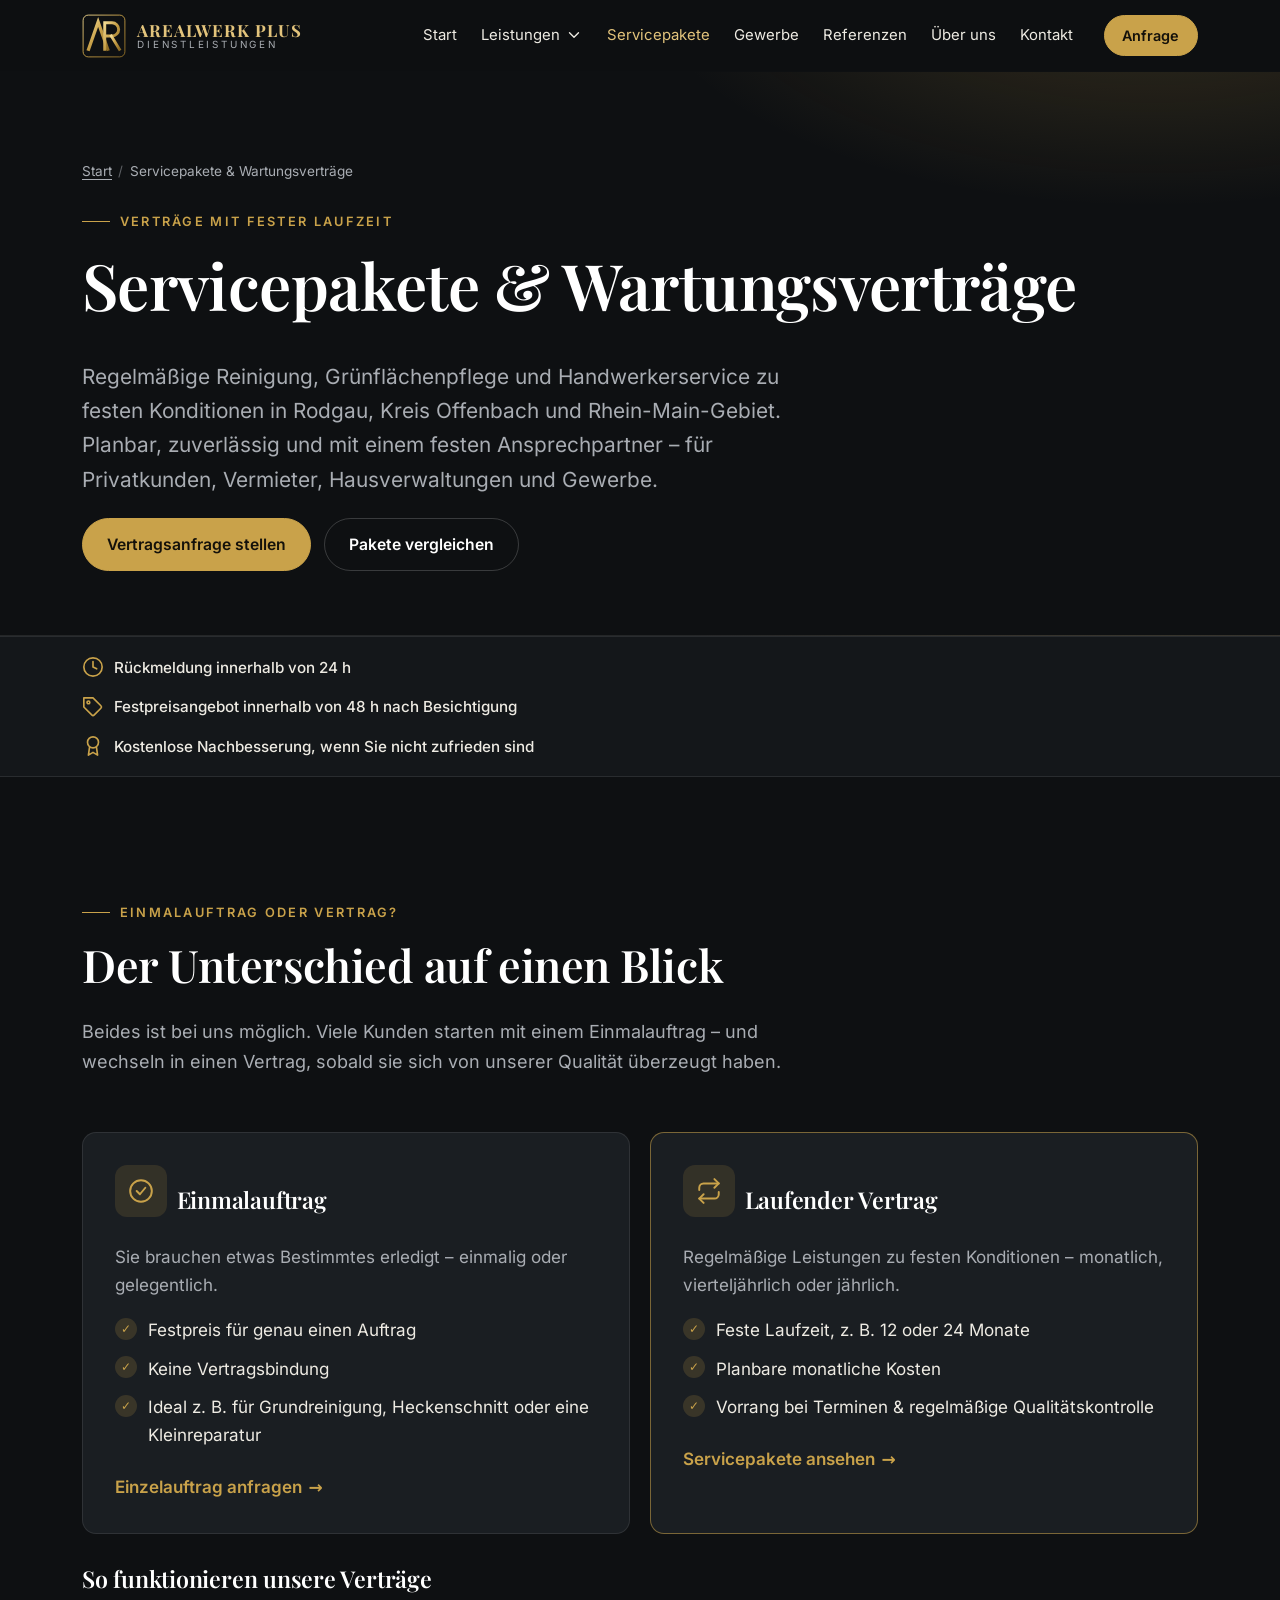
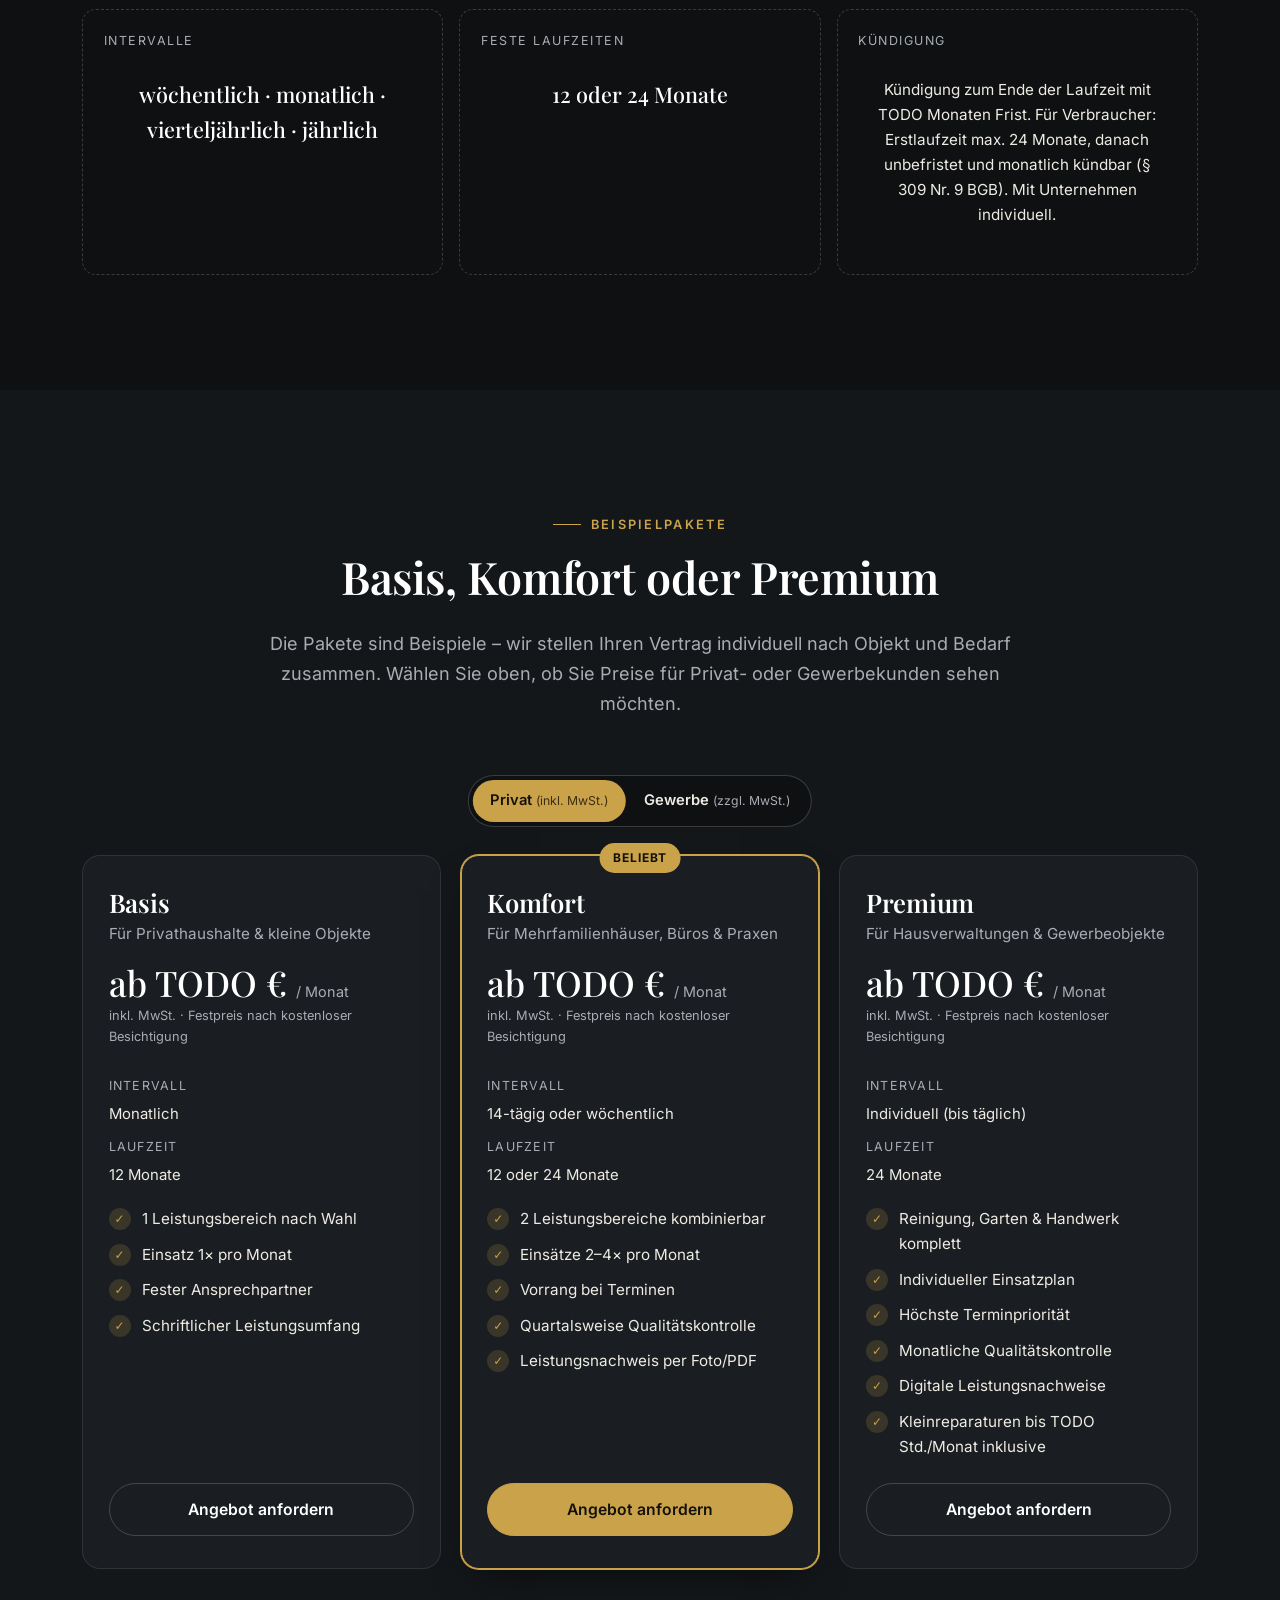
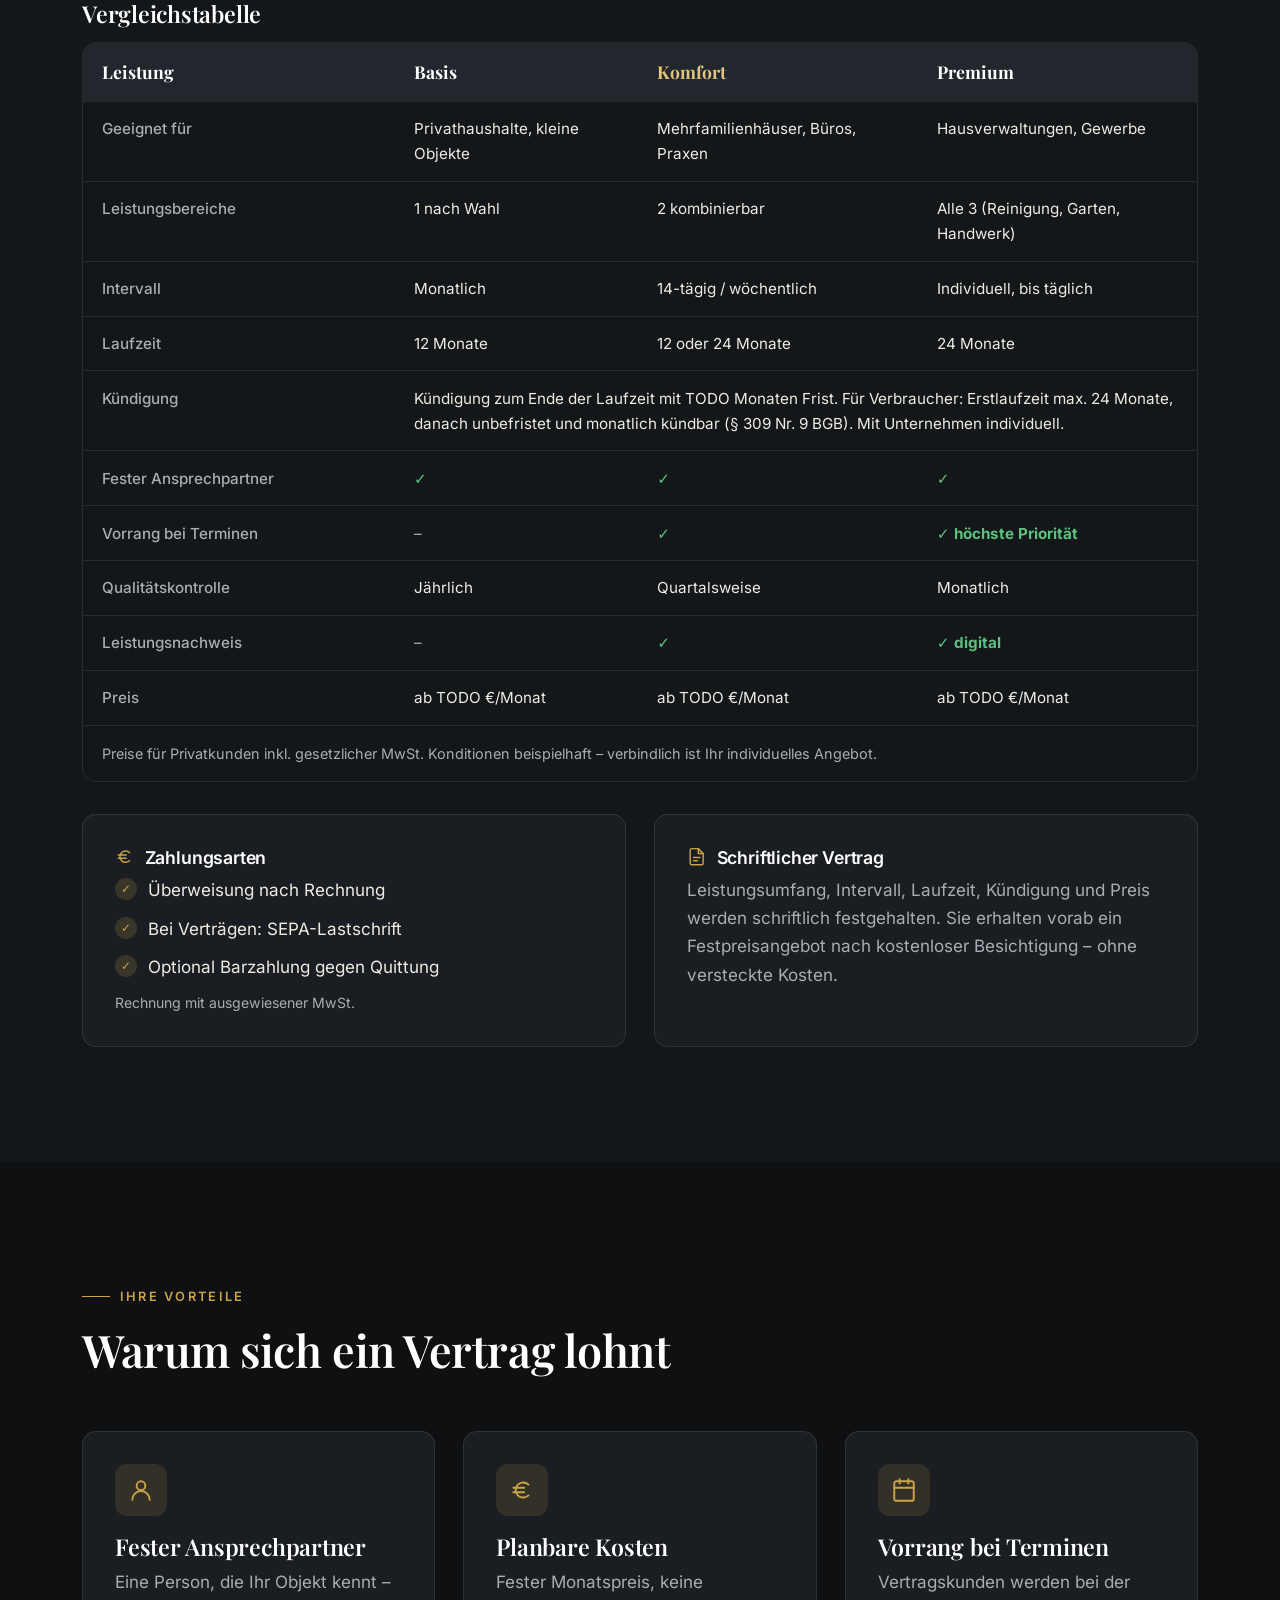
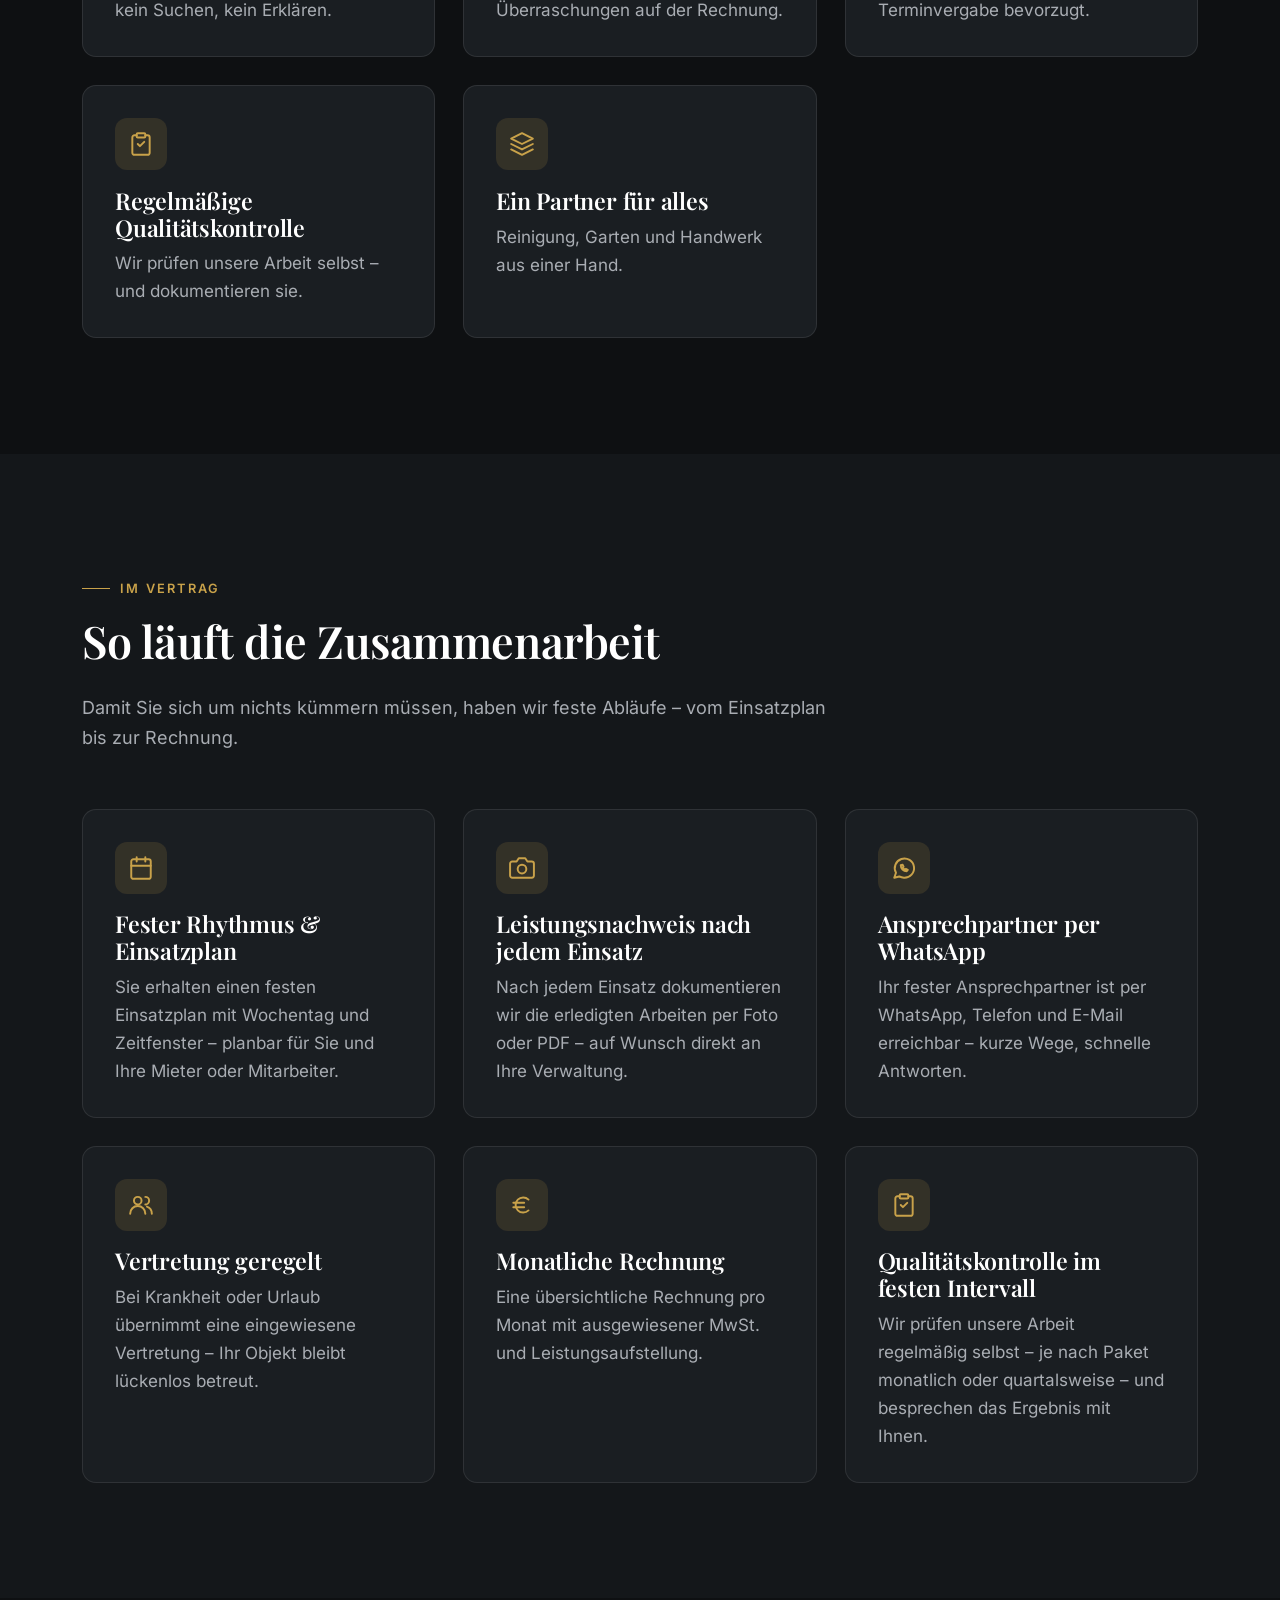
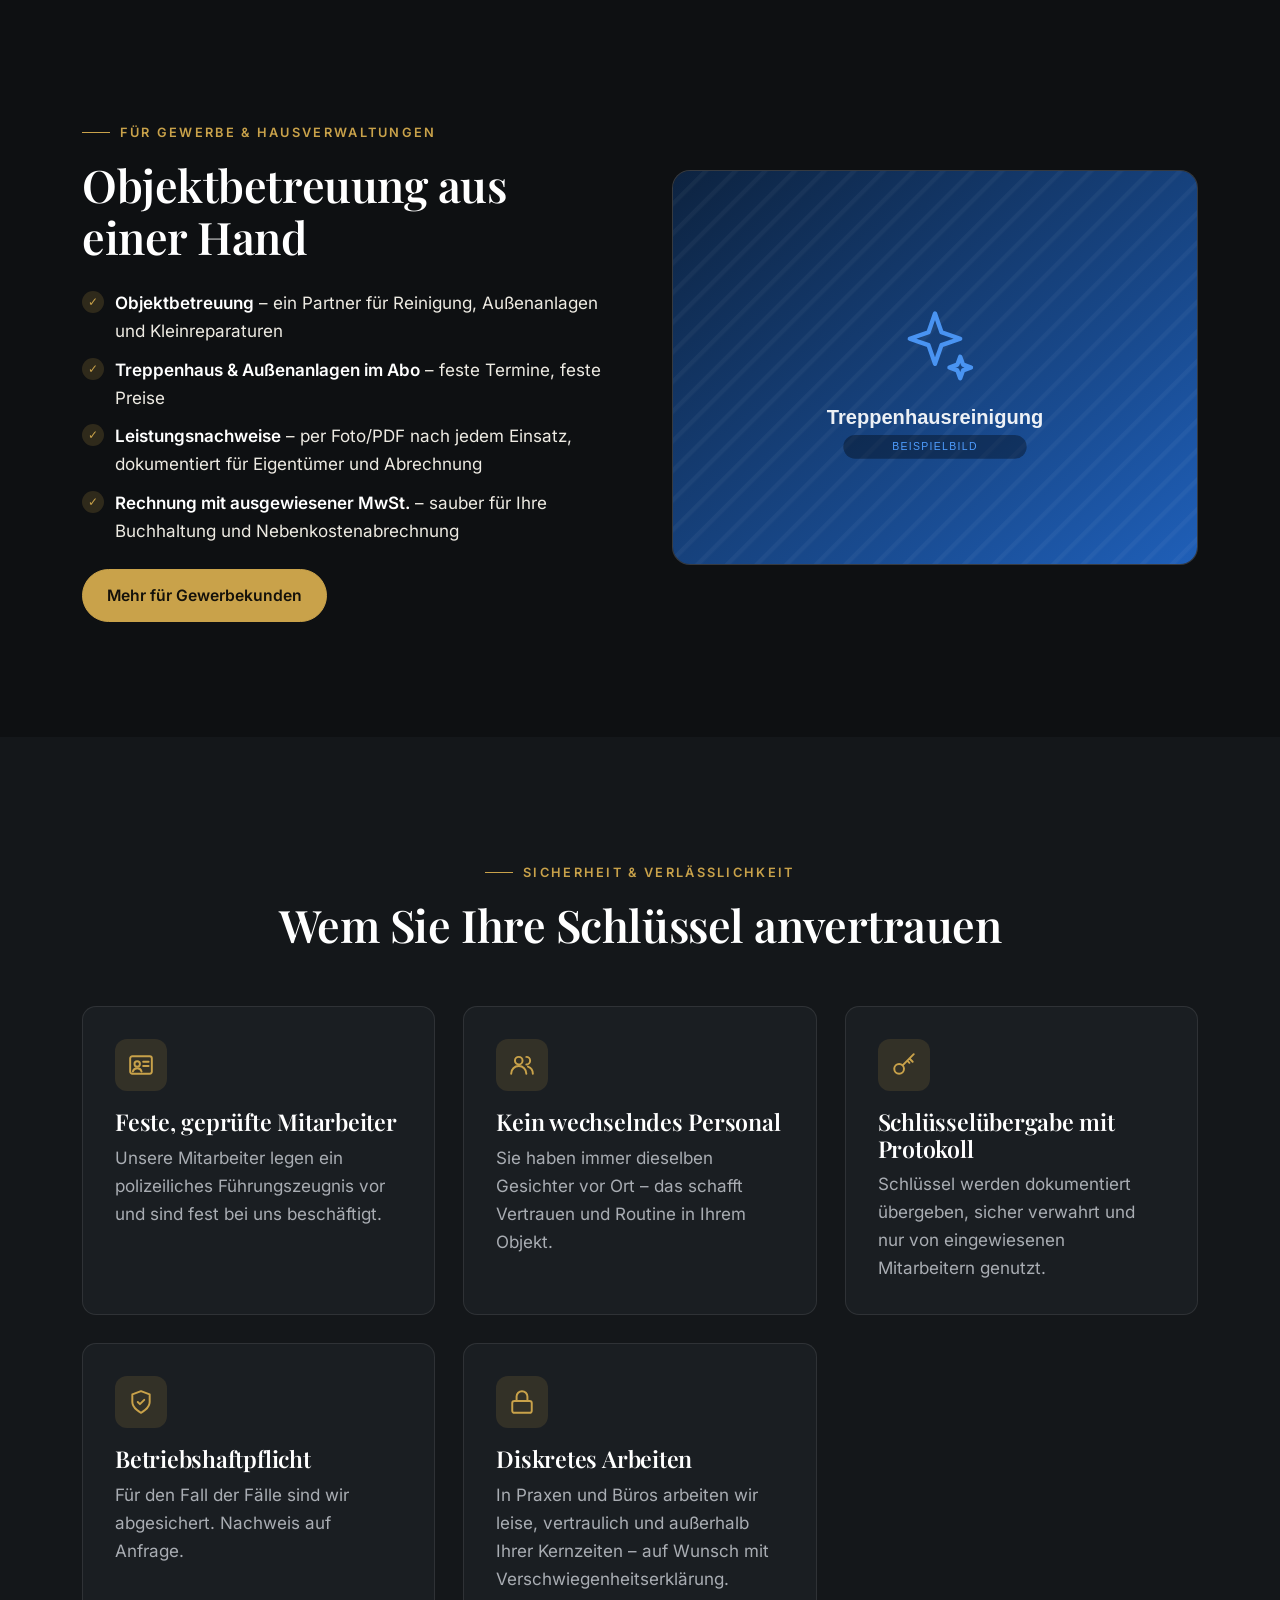
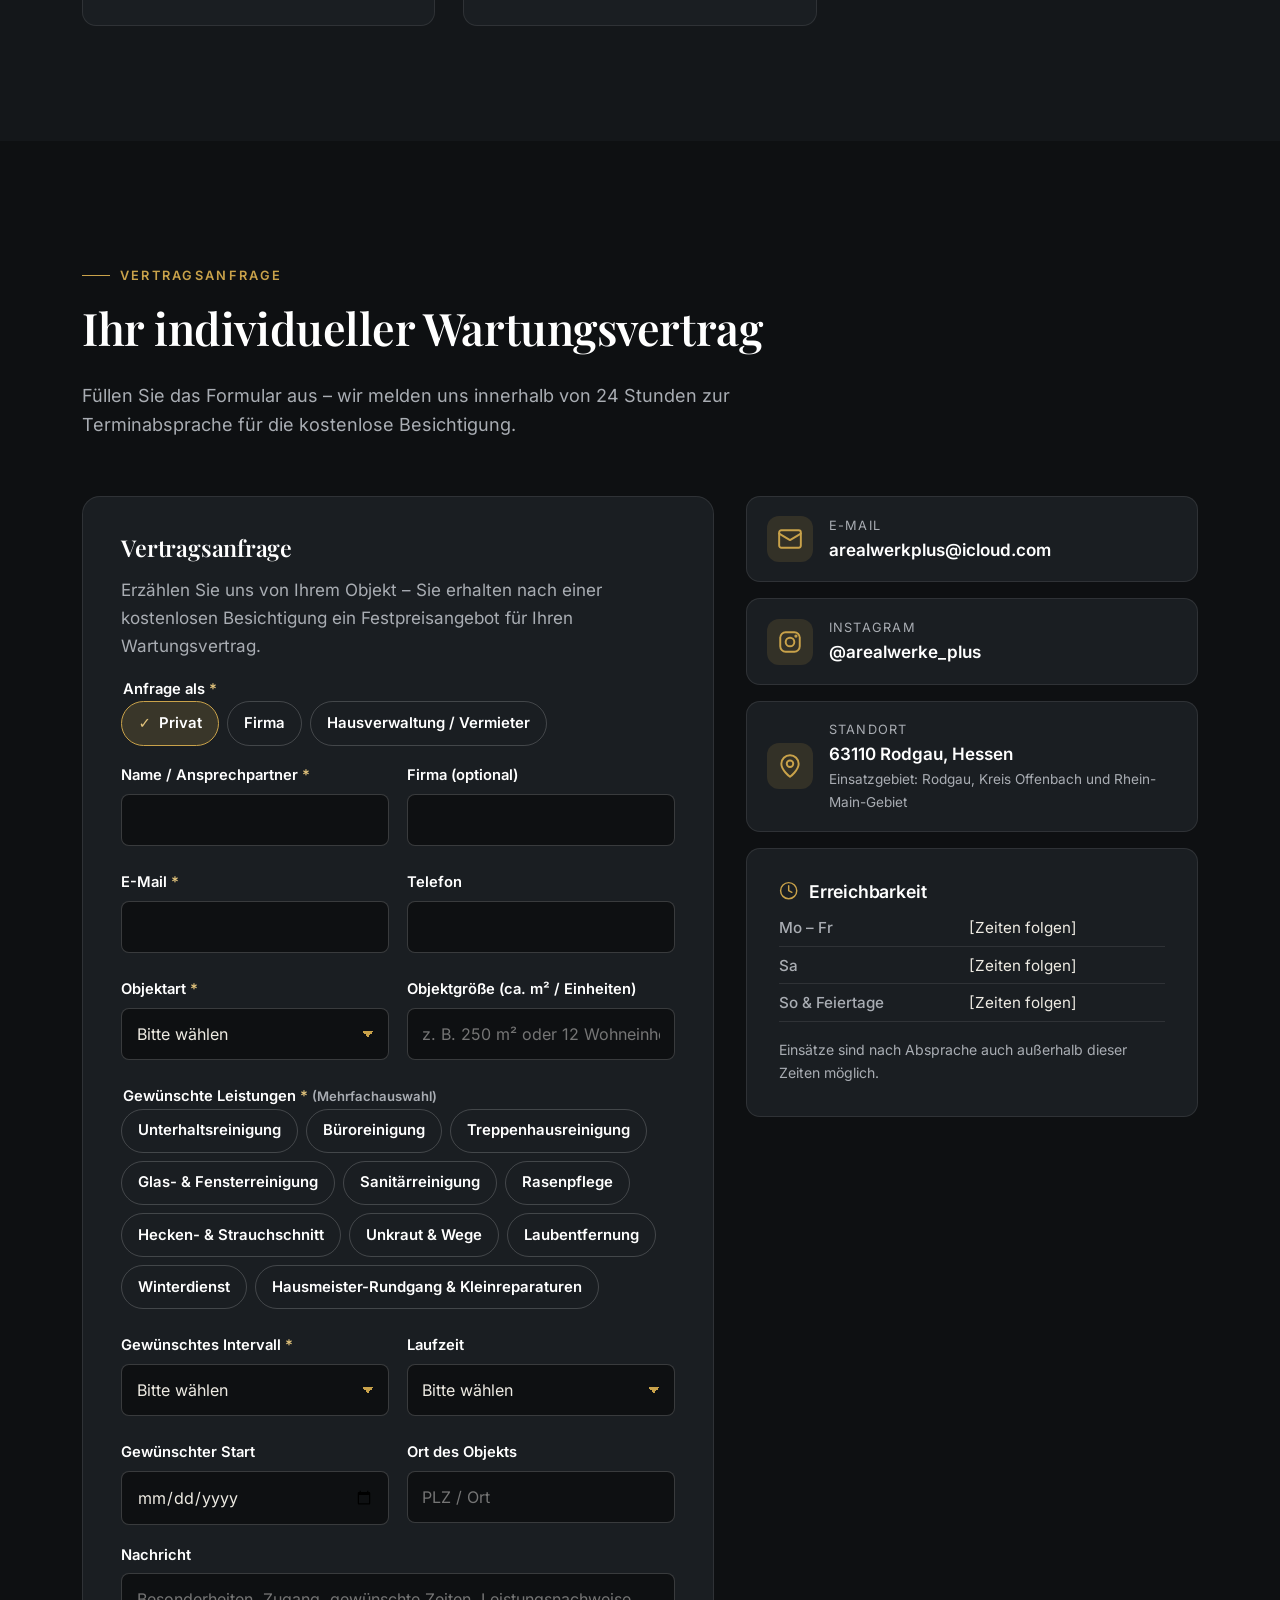
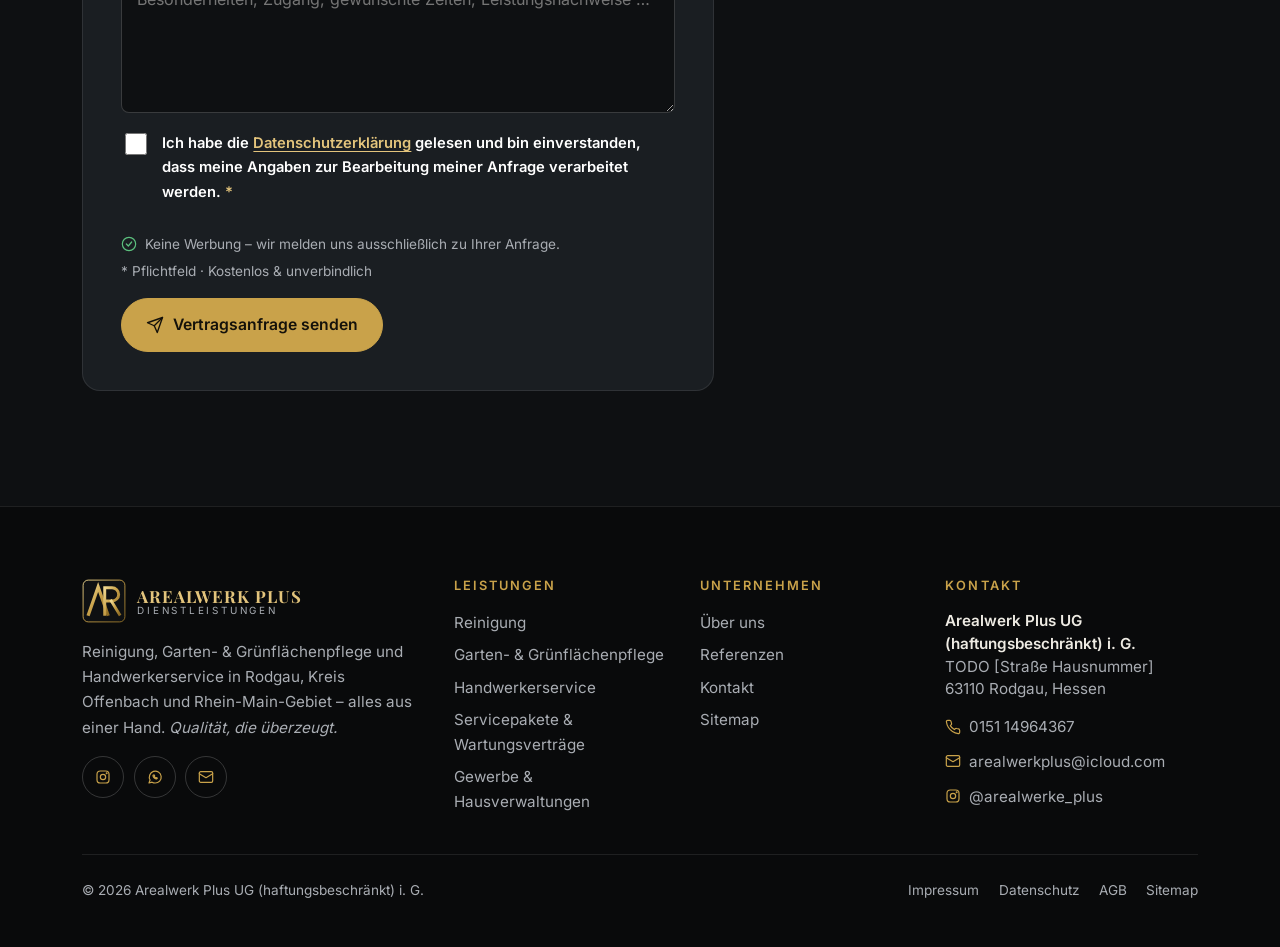
<file: servicepakete/index.html>
<!DOCTYPE html>
<html lang="de" class="no-js">
<head>
<meta charset="utf-8">
<meta name="viewport" content="width=device-width, initial-scale=1">
<title>Servicepakete & Wartungsverträge – Rodgau & Rhein-Main | Arealwerk Plus UG (haftungsbeschränkt)</title>
<meta name="description" content="Wartungsverträge mit fester Laufzeit für Reinigung, Grünflächenpflege und Handwerkerservice in Rodgau, Kreis Offenbach und Rhein-Main-Gebiet. Planbare Kosten, fester Ansprechpartner, Leistungsnachweise.">
<meta name="robots" content="noindex, nofollow" data-cfg-robots="index, follow">
<link rel="canonical" href="https://najeeb96-png.github.io/Arealwerke/servicepakete/">
<meta name="theme-color" content="#0e1012">
<meta property="og:type" content="website">
<meta property="og:locale" content="de_DE">
<meta property="og:site_name" content="Arealwerk Plus UG (haftungsbeschränkt)">
<meta property="og:title" content="Servicepakete & Wartungsverträge – Rodgau & Rhein-Main | Arealwerk Plus UG (haftungsbeschränkt)">
<meta property="og:description" content="Wartungsverträge mit fester Laufzeit für Reinigung, Grünflächenpflege und Handwerkerservice in Rodgau, Kreis Offenbach und Rhein-Main-Gebiet. Planbare Kosten, fester Ansprechpartner, Leistungsnachweise.">
<meta property="og:url" content="https://najeeb96-png.github.io/Arealwerke/servicepakete/">
<meta property="og:image" content="https://najeeb96-png.github.io/Arealwerke/images/og-image.png">
<meta property="og:image:width" content="1200">
<meta property="og:image:height" content="630">
<meta name="twitter:card" content="summary_large_image">
<link rel="icon" href="../favicon.svg" type="image/svg+xml">
<link rel="icon" href="../favicon-32.png" sizes="32x32" type="image/png">
<link rel="apple-touch-icon" href="../apple-touch-icon.png">
<link rel="preload" href="../fonts/inter-latin.woff2" as="font" type="font/woff2" crossorigin>
<link rel="preload" href="../fonts/playfair-display-latin.woff2" as="font" type="font/woff2" crossorigin>
<link rel="stylesheet" href="../css/style.css?v=1793836725">

<script type="application/ld+json" data-ld="firma">
{
  "@context": "https://schema.org",
  "@type": [
    "LocalBusiness",
    "HomeAndConstructionBusiness"
  ],
  "@id": "https://najeeb96-png.github.io/Arealwerke/#firma",
  "name": "Arealwerk Plus UG (haftungsbeschränkt) i. G.",
  "alternateName": "AREALWERK PLUS Dienstleistungen",
  "legalName": "Arealwerk Plus UG (haftungsbeschränkt)",
  "slogan": "Qualität, die überzeugt.",
  "url": "https://najeeb96-png.github.io/Arealwerke/",
  "logo": "https://najeeb96-png.github.io/Arealwerke/images/logo.svg",
  "image": "https://najeeb96-png.github.io/Arealwerke/images/og-image.png",
  "telephone": "+4915114964367",
  "email": "arealwerkplus@icloud.com",
  "sameAs": [
    "https://www.instagram.com/arealwerke_plus"
  ],
  "address": {
    "@type": "PostalAddress",
    "streetAddress": "TODO",
    "postalCode": "63110",
    "addressLocality": "Rodgau",
    "addressRegion": "Hessen",
    "addressCountry": "DE"
  },
  "areaServed": [
    {
      "@type": "City",
      "name": "Rodgau"
    },
    {
      "@type": "City",
      "name": "Rödermark"
    },
    {
      "@type": "City",
      "name": "Dietzenbach"
    },
    {
      "@type": "City",
      "name": "Heusenstamm"
    },
    {
      "@type": "City",
      "name": "Obertshausen"
    },
    {
      "@type": "City",
      "name": "Seligenstadt"
    },
    {
      "@type": "City",
      "name": "Hainburg"
    },
    {
      "@type": "City",
      "name": "Mühlheim am Main"
    },
    {
      "@type": "City",
      "name": "Offenbach am Main"
    },
    {
      "@type": "City",
      "name": "Hanau"
    },
    {
      "@type": "City",
      "name": "Dreieich"
    },
    {
      "@type": "City",
      "name": "Langen"
    },
    {
      "@type": "City",
      "name": "Frankfurt am Main"
    }
  ],
  "hasOfferCatalog": {
    "@type": "OfferCatalog",
    "name": "Leistungen",
    "itemListElement": [
      {
        "@type": "OfferCatalog",
        "name": "Reinigung",
        "url": "https://najeeb96-png.github.io/Arealwerke/reinigung/",
        "itemListElement": [
          {
            "@type": "Offer",
            "itemOffered": {
              "@type": "Service",
              "name": "Büroreinigung"
            }
          },
          {
            "@type": "Offer",
            "itemOffered": {
              "@type": "Service",
              "name": "Unterhaltsreinigung"
            }
          },
          {
            "@type": "Offer",
            "itemOffered": {
              "@type": "Service",
              "name": "Glas- & Fensterreinigung"
            }
          },
          {
            "@type": "Offer",
            "itemOffered": {
              "@type": "Service",
              "name": "Treppenhausreinigung"
            }
          },
          {
            "@type": "Offer",
            "itemOffered": {
              "@type": "Service",
              "name": "Bodenreinigung"
            }
          },
          {
            "@type": "Offer",
            "itemOffered": {
              "@type": "Service",
              "name": "Sanitärreinigung"
            }
          }
        ]
      },
      {
        "@type": "OfferCatalog",
        "name": "Garten- & Grünflächenpflege",
        "url": "https://najeeb96-png.github.io/Arealwerke/garten/",
        "itemListElement": [
          {
            "@type": "Offer",
            "itemOffered": {
              "@type": "Service",
              "name": "Heckenschnitt & Strauchschnitt"
            }
          },
          {
            "@type": "Offer",
            "itemOffered": {
              "@type": "Service",
              "name": "Rasenpflege & Rasenmähen"
            }
          },
          {
            "@type": "Offer",
            "itemOffered": {
              "@type": "Service",
              "name": "Unkrautentfernung"
            }
          },
          {
            "@type": "Offer",
            "itemOffered": {
              "@type": "Service",
              "name": "Einfahrten & Wege reinigen"
            }
          },
          {
            "@type": "Offer",
            "itemOffered": {
              "@type": "Service",
              "name": "Garten- und Außenreinigung"
            }
          },
          {
            "@type": "Offer",
            "itemOffered": {
              "@type": "Service",
              "name": "Laubentfernung"
            }
          },
          {
            "@type": "Offer",
            "itemOffered": {
              "@type": "Service",
              "name": "Winterdienst"
            }
          }
        ]
      },
      {
        "@type": "OfferCatalog",
        "name": "Handwerkerservice rund ums Haus",
        "url": "https://najeeb96-png.github.io/Arealwerke/handwerk/",
        "itemListElement": [
          {
            "@type": "Offer",
            "itemOffered": {
              "@type": "Service",
              "name": "Kleinreparaturen"
            }
          },
          {
            "@type": "Offer",
            "itemOffered": {
              "@type": "Service",
              "name": "Montage"
            }
          },
          {
            "@type": "Offer",
            "itemOffered": {
              "@type": "Service",
              "name": "Instandhaltung & Wartung"
            }
          },
          {
            "@type": "Offer",
            "itemOffered": {
              "@type": "Service",
              "name": "Hausmeisterservice"
            }
          }
        ]
      },
      {
        "@type": "Offer",
        "itemOffered": {
          "@type": "Service",
          "name": "Servicepakete & Wartungsverträge"
        },
        "url": "https://najeeb96-png.github.io/Arealwerke/servicepakete/"
      }
    ]
  }
}
</script>
<script type="application/ld+json">
{"@context": "https://schema.org", "@type": "BreadcrumbList", "itemListElement": [{"@type": "ListItem", "position": 1, "name": "Start", "item": "https://najeeb96-png.github.io/Arealwerke/"}, {"@type": "ListItem", "position": 2, "name": "Servicepakete & Wartungsverträge", "item": "https://najeeb96-png.github.io/Arealwerke/servicepakete/"}]}
</script>
</head>
<body>
<span id="top" tabindex="-1"></span>
<a class="skip-link" href="#main">Zum Inhalt springen</a>
<header class="site-header">
  <div class="container header-inner">
    <a class="brand" href="../" aria-label="AREALWERK PLUS Dienstleistungen – zur Startseite">
      <img src="../images/logo-mark.svg" alt="" width="44" height="44">
      <span class="brand-text"><span class="brand-name">AREALWERK PLUS</span><span class="brand-sub">Dienstleistungen</span></span>
    </a>
    <button class="nav-toggle" type="button" aria-expanded="false" aria-controls="main-nav" aria-label="Menü öffnen"><span class="nav-toggle-bars"></span></button>
    <nav class="main-nav" id="main-nav" aria-label="Hauptnavigation">
      <ul class="nav-list"><li><a href="../">Start</a></li><li><button class="nav-sub-toggle" type="button" aria-expanded="false" aria-controls="nav-sub-leistungen">Leistungen <svg class="nav-chevron" viewBox="0 0 24 24" fill="none" stroke="currentColor" stroke-width="1.8" stroke-linecap="round" stroke-linejoin="round" aria-hidden="true" focusable="false"><path d="M6 9l6 6 6-6"/></svg></button><ul class="nav-sub" id="nav-sub-leistungen"><li><a href="../reinigung/"><span class="dot" style="background:var(--c-blue)"></span>Reinigung</a></li><li><a href="../garten/"><span class="dot" style="background:var(--c-green)"></span>Garten & Grünflächen</a></li><li><a href="../handwerk/"><span class="dot" style="background:var(--c-gold)"></span>Handwerkerservice</a></li></ul></li><li><a href="../servicepakete/" aria-current="page">Servicepakete</a></li><li><a href="../gewerbe/">Gewerbe</a></li><li><a href="../referenzen/">Referenzen</a></li><li><a href="../ueber-uns/">Über uns</a></li><li><a href="../kontakt/">Kontakt</a></li></ul>
      <div class="nav-cta"><a class="btn btn--gold btn--small" href="../kontakt/#anfrage">Anfrage</a></div>
    </nav>
  </div>
</header>
<main id="main" tabindex="-1">

<section class="page-hero">
  <div class="container">
    <nav class="breadcrumb" aria-label="Brotkrumen"><ol><li><a href="../">Start</a></li><li aria-current="page">Servicepakete &amp; Wartungsverträge</li></ol></nav>
    <span class="eyebrow">Verträge mit fester Laufzeit</span>
    <h1>Servicepakete &amp; Wartungsverträge</h1>
    
    <p class="lead">Regelmäßige Reinigung, Grünflächenpflege und Handwerkerservice zu festen Konditionen in Rodgau, Kreis Offenbach und Rhein-Main-Gebiet. Planbar, zuverlässig und mit einem festen Ansprechpartner – für Privatkunden, Vermieter, Hausverwaltungen und Gewerbe.</p>
    <div class="btn-row mt-1"><a class="btn btn--gold" href="#vertragsanfrage">Vertragsanfrage stellen</a><a class="btn btn--ghost" href="#pakete">Pakete vergleichen</a></div>
  </div>
</section>
<section class="trustbar" aria-label="Unsere Service-Zusagen"><div class="container"><ul class="trust-3"><li><svg viewBox="0 0 24 24" fill="none" stroke="currentColor" stroke-width="1.8" stroke-linecap="round" stroke-linejoin="round" aria-hidden="true" focusable="false"><circle cx="12" cy="12" r="10"/><path d="M12 6v6l4 2"/></svg><span>Rückmeldung innerhalb von 24 h</span></li><li><svg viewBox="0 0 24 24" fill="none" stroke="currentColor" stroke-width="1.8" stroke-linecap="round" stroke-linejoin="round" aria-hidden="true" focusable="false"><path d="M20.6 13.4l-7.2 7.2a2 2 0 01-2.8 0L2 12V2h10l8.6 8.6a2 2 0 010 2.8z"/><circle cx="7" cy="7" r="1.5"/></svg><span>Festpreisangebot innerhalb von 48 h nach Besichtigung</span></li><li><svg viewBox="0 0 24 24" fill="none" stroke="currentColor" stroke-width="1.8" stroke-linecap="round" stroke-linejoin="round" aria-hidden="true" focusable="false"><circle cx="12" cy="8" r="6"/><path d="M8.2 13.5L7 22l5-3 5 3-1.2-8.5"/></svg><span>Kostenlose Nachbesserung, wenn Sie nicht zufrieden sind</span></li></ul></div></section>

<section class="section" aria-labelledby="vs-title">
  <div class="container">
    <div class="section-head">
      <span class="eyebrow">Einmalauftrag oder Vertrag?</span>
      <h2 id="vs-title">Der Unterschied auf einen Blick</h2>
      <p>Beides ist bei uns möglich. Viele Kunden starten mit einem Einmalauftrag – und wechseln in einen Vertrag, sobald sie sich von unserer Qualität überzeugt haben.</p>
    </div>
    <div class="versus">
  <article class="card reveal">
    <h3><span class="icon-badge"><svg viewBox="0 0 24 24" fill="none" stroke="currentColor" stroke-width="1.8" stroke-linecap="round" stroke-linejoin="round" aria-hidden="true" focusable="false"><circle cx="12" cy="12" r="10"/><path d="M8 12l3 3 5-6"/></svg></span> Einmalauftrag</h3>
    <p class="muted">Sie brauchen etwas Bestimmtes erledigt – einmalig oder gelegentlich.</p>
    <ul class="check-list">
      <li>Festpreis für genau einen Auftrag</li>
      <li>Keine Vertragsbindung</li>
      <li>Ideal z. B. für Grundreinigung, Heckenschnitt oder eine Kleinreparatur</li>
    </ul>
    <a class="link-arrow" href="../kontakt/#anfrage">Einzelauftrag anfragen</a>
  </article>
  <article class="card reveal" style="border-color:color-mix(in srgb, var(--c-gold) 55%, transparent)">
    <h3><span class="icon-badge"><svg viewBox="0 0 24 24" fill="none" stroke="currentColor" stroke-width="1.8" stroke-linecap="round" stroke-linejoin="round" aria-hidden="true" focusable="false"><path d="M17 1l4 4-4 4"/><path d="M3 11V9a4 4 0 014-4h14M7 23l-4-4 4-4"/><path d="M21 13v2a4 4 0 01-4 4H3"/></svg></span> Laufender Vertrag</h3>
    <p class="muted">Regelmäßige Leistungen zu festen Konditionen – monatlich, vierteljährlich oder jährlich.</p>
    <ul class="check-list">
      <li>Feste Laufzeit, z. B. 12 oder 24 Monate</li>
      <li>Planbare monatliche Kosten</li>
      <li>Vorrang bei Terminen &amp; regelmäßige Qualitätskontrolle</li>
    </ul>
    <a class="link-arrow" href="../servicepakete/">Servicepakete ansehen</a>
  </article>
</div>
    <h3 class="mt-2">So funktionieren unsere Verträge</h3>
    <!-- TODO: Vertragskonditionen (Intervalle, Laufzeiten, Kündigungsfristen) festlegen und eintragen -->
    <div class="conditions mt-1">
      <div class="condition reveal"><div class="label">Intervalle</div><div class="value">wöchentlich · monatlich · vierteljährlich · jährlich</div></div>
      <div class="condition reveal"><div class="label">Feste Laufzeiten</div><div class="value">12 oder 24 Monate</div></div>
      <div class="condition reveal"><div class="label">Kündigung</div><div class="value value--text">Kündigung zum Ende der Laufzeit mit TODO Monaten Frist. Für Verbraucher: Erstlaufzeit max. 24 Monate, danach unbefristet und monatlich kündbar (§ 309 Nr. 9 BGB). Mit Unternehmen individuell.</div></div>
    </div>
    <!-- TODO: Kündigungsfrist festlegen; Verlängerungsregel rechtlich prüfen lassen -->
  </div>
</section>

<section class="section section--alt" id="pakete" aria-labelledby="pk-title">
  <div class="container">
    <div class="section-head section-head--center">
      <span class="eyebrow">Beispielpakete</span>
      <h2 id="pk-title">Basis, Komfort oder Premium</h2>
      <p>Die Pakete sind Beispiele – wir stellen Ihren Vertrag individuell nach Objekt und Bedarf zusammen. Wählen Sie oben, ob Sie Preise für Privat- oder Gewerbekunden sehen möchten.</p>
    </div>
    <div data-price-scope="privat"><div class="price-toggle" role="group" aria-label="Preisanzeige wählen">
  <button type="button" class="price-toggle-btn" data-price-mode="privat" aria-pressed="true">Privat <small>(inkl. MwSt.)</small></button>
  <button type="button" class="price-toggle-btn" data-price-mode="gewerbe" aria-pressed="false">Gewerbe <small>(zzgl. MwSt.)</small></button>
</div><div class="compare"><article class="plan reveal">
  
  <h3>Basis</h3>
  <p class="plan-for">Für Privathaushalte &amp; kleine Objekte</p>
  <!-- TODO: Preise für Paket Basis eintragen: data-brutto (Privat, inkl. MwSt.) und data-netto (Gewerbe, zzgl. MwSt.) -->
  <p class="price" data-price data-brutto="ab TODO €" data-netto="ab TODO €">ab TODO € <small>/ Monat</small></p>
  <p class="price-note" data-price-note data-brutto="inkl. MwSt. · Festpreis nach kostenloser Besichtigung" data-netto="zzgl. MwSt. · Festpreis nach kostenloser Besichtigung">inkl. MwSt. · Festpreis nach kostenloser Besichtigung</p>
  <dl>
    <dt>Intervall</dt><dd>Monatlich</dd>
    <dt>Laufzeit</dt><dd>12 Monate <!-- TODO: Laufzeit bestätigen --></dd>
  </dl>
  <ul class="check-list"><li>1 Leistungsbereich nach Wahl</li><li>Einsatz 1× pro Monat</li><li>Fester Ansprechpartner</li><li>Schriftlicher Leistungsumfang</li></ul>
  <a class="btn btn--ghost btn--block" href="../servicepakete/#vertragsanfrage">Angebot anfordern</a>
</article><article class="plan plan--featured reveal">
  <span class="plan-badge">Beliebt</span>
  <h3>Komfort</h3>
  <p class="plan-for">Für Mehrfamilienhäuser, Büros &amp; Praxen</p>
  <!-- TODO: Preise für Paket Komfort eintragen: data-brutto (Privat, inkl. MwSt.) und data-netto (Gewerbe, zzgl. MwSt.) -->
  <p class="price" data-price data-brutto="ab TODO €" data-netto="ab TODO €">ab TODO € <small>/ Monat</small></p>
  <p class="price-note" data-price-note data-brutto="inkl. MwSt. · Festpreis nach kostenloser Besichtigung" data-netto="zzgl. MwSt. · Festpreis nach kostenloser Besichtigung">inkl. MwSt. · Festpreis nach kostenloser Besichtigung</p>
  <dl>
    <dt>Intervall</dt><dd>14-tägig oder wöchentlich</dd>
    <dt>Laufzeit</dt><dd>12 oder 24 Monate <!-- TODO: Laufzeit bestätigen --></dd>
  </dl>
  <ul class="check-list"><li>2 Leistungsbereiche kombinierbar</li><li>Einsätze 2–4× pro Monat</li><li>Vorrang bei Terminen</li><li>Quartalsweise Qualitätskontrolle</li><li>Leistungsnachweis per Foto/PDF</li></ul>
  <a class="btn btn--gold btn--block" href="../servicepakete/#vertragsanfrage">Angebot anfordern</a>
</article><article class="plan reveal">
  
  <h3>Premium</h3>
  <p class="plan-for">Für Hausverwaltungen &amp; Gewerbeobjekte</p>
  <!-- TODO: Preise für Paket Premium eintragen: data-brutto (Privat, inkl. MwSt.) und data-netto (Gewerbe, zzgl. MwSt.) -->
  <p class="price" data-price data-brutto="ab TODO €" data-netto="ab TODO €">ab TODO € <small>/ Monat</small></p>
  <p class="price-note" data-price-note data-brutto="inkl. MwSt. · Festpreis nach kostenloser Besichtigung" data-netto="zzgl. MwSt. · Festpreis nach kostenloser Besichtigung">inkl. MwSt. · Festpreis nach kostenloser Besichtigung</p>
  <dl>
    <dt>Intervall</dt><dd>Individuell (bis täglich)</dd>
    <dt>Laufzeit</dt><dd>24 Monate <!-- TODO: Laufzeit bestätigen --></dd>
  </dl>
  <ul class="check-list"><li>Reinigung, Garten &amp; Handwerk komplett</li><li>Individueller Einsatzplan</li><li>Höchste Terminpriorität</li><li>Monatliche Qualitätskontrolle</li><li>Digitale Leistungsnachweise</li><li>Kleinreparaturen bis TODO Std./Monat inklusive</li></ul>
  <a class="btn btn--ghost btn--block" href="../servicepakete/#vertragsanfrage">Angebot anfordern</a>
</article></div></div>
    <h3 class="mt-2">Vergleichstabelle</h3>
    <!-- TODO: Preise, Laufzeiten und Kündigungsfristen in der Vergleichstabelle eintragen -->
<div class="table-wrap reveal" tabindex="0" role="region" aria-label="Vergleichstabelle Servicepakete (horizontal scrollbar)">
  <table class="compare-table">
    <caption><span data-price-note data-brutto="Preise für Privatkunden inkl. gesetzlicher MwSt." data-netto="Preise für Gewerbekunden zzgl. gesetzlicher MwSt.">Preise für Privatkunden inkl. gesetzlicher MwSt.</span> Konditionen beispielhaft – verbindlich ist Ihr individuelles Angebot.</caption>
    <thead><tr><th scope="col">Leistung</th><th scope="col">Basis</th><th scope="col" class="featured">Komfort</th><th scope="col">Premium</th></tr></thead>
    <tbody><tr><th scope='row'>Geeignet für</th><td>Privathaushalte, kleine Objekte</td><td>Mehrfamilienhäuser, Büros, Praxen</td><td>Hausverwaltungen, Gewerbe</td></tr><tr><th scope='row'>Leistungsbereiche</th><td>1 nach Wahl</td><td>2 kombinierbar</td><td>Alle 3 (Reinigung, Garten, Handwerk)</td></tr><tr><th scope='row'>Intervall</th><td>Monatlich</td><td>14-tägig / wöchentlich</td><td>Individuell, bis täglich</td></tr><tr><th scope='row'>Laufzeit</th><td>12 Monate</td><td>12 oder 24 Monate</td><td>24 Monate</td></tr><tr><th scope='row'>Kündigung</th><td colspan='3'>Kündigung zum Ende der Laufzeit mit TODO Monaten Frist. Für Verbraucher: Erstlaufzeit max. 24 Monate, danach unbefristet und monatlich kündbar (§ 309 Nr. 9 BGB). Mit Unternehmen individuell.</td></tr><tr><th scope='row'>Fester Ansprechpartner</th><td><span class='yes'>✓</span></td><td><span class='yes'>✓</span></td><td><span class='yes'>✓</span></td></tr><tr><th scope='row'>Vorrang bei Terminen</th><td><span class='no'>–</span></td><td><span class='yes'>✓</span></td><td><span class='yes'>✓ höchste Priorität</span></td></tr><tr><th scope='row'>Qualitätskontrolle</th><td>Jährlich</td><td>Quartalsweise</td><td>Monatlich</td></tr><tr><th scope='row'>Leistungsnachweis</th><td><span class='no'>–</span></td><td><span class='yes'>✓</span></td><td><span class='yes'>✓ digital</span></td></tr><tr><th scope='row'>Preis</th><td><span data-price data-brutto='ab TODO €/Monat' data-netto='ab TODO €/Monat'>ab TODO €/Monat</span></td><td><span data-price data-brutto='ab TODO €/Monat' data-netto='ab TODO €/Monat'>ab TODO €/Monat</span></td><td><span data-price data-brutto='ab TODO €/Monat' data-netto='ab TODO €/Monat'>ab TODO €/Monat</span></td></tr></tbody>
  </table>
</div>
    <div class="grid grid-2 mt-2">
      <div class="card reveal payment">
  <h3 class="h-small"><svg viewBox="0 0 24 24" fill="none" stroke="currentColor" stroke-width="1.8" stroke-linecap="round" stroke-linejoin="round" aria-hidden="true" focusable="false"><path d="M18 7a7 7 0 100 10M4 10h10M4 14h10"/></svg> Zahlungsarten</h3>
  <ul class="check-list">
    <li>Überweisung nach Rechnung</li>
    <li>Bei Verträgen: SEPA-Lastschrift <!-- TODO: SEPA-Lastschriftverfahren bestätigen --></li>
    <li>Optional Barzahlung gegen Quittung</li>
  </ul>
  <p class="muted small">Rechnung mit ausgewiesener MwSt. <!-- TODO: Prüfen, ob Kleinunternehmerregelung gilt --></p>
</div>
      <div class="card reveal">
        <h3 class="h-small"><svg viewBox="0 0 24 24" fill="none" stroke="currentColor" stroke-width="1.8" stroke-linecap="round" stroke-linejoin="round" aria-hidden="true" focusable="false"><path d="M14 2H6a2 2 0 00-2 2v16a2 2 0 002 2h12a2 2 0 002-2V8z"/><path d="M14 2v6h6M8 13h8M8 17h5"/></svg> Schriftlicher Vertrag</h3>
        <p class="muted">Leistungsumfang, Intervall, Laufzeit, Kündigung und Preis werden schriftlich festgehalten. Sie erhalten vorab ein Festpreisangebot nach kostenloser Besichtigung – ohne versteckte Kosten.</p>
      </div>
    </div>
  </div>
</section>

<section class="section" aria-labelledby="vorteile-title">
  <div class="container">
    <div class="section-head">
      <span class="eyebrow">Ihre Vorteile</span>
      <h2 id="vorteile-title">Warum sich ein Vertrag lohnt</h2>
    </div>
    <div class="grid grid-3"><article class="card reveal"><span class="icon-badge"><svg viewBox="0 0 24 24" fill="none" stroke="currentColor" stroke-width="1.8" stroke-linecap="round" stroke-linejoin="round" aria-hidden="true" focusable="false"><circle cx="12" cy="8" r="4"/><path d="M4 21c0-4.4 3.6-8 8-8s8 3.6 8 8"/></svg></span><h3>Fester Ansprechpartner</h3><p class="muted">Eine Person, die Ihr Objekt kennt – kein Suchen, kein Erklären.</p></article><article class="card reveal"><span class="icon-badge"><svg viewBox="0 0 24 24" fill="none" stroke="currentColor" stroke-width="1.8" stroke-linecap="round" stroke-linejoin="round" aria-hidden="true" focusable="false"><path d="M18 7a7 7 0 100 10M4 10h10M4 14h10"/></svg></span><h3>Planbare Kosten</h3><p class="muted">Fester Monatspreis, keine Überraschungen auf der Rechnung.</p></article><article class="card reveal"><span class="icon-badge"><svg viewBox="0 0 24 24" fill="none" stroke="currentColor" stroke-width="1.8" stroke-linecap="round" stroke-linejoin="round" aria-hidden="true" focusable="false"><rect x="3" y="4" width="18" height="18" rx="2"/><path d="M16 2v4M8 2v4M3 10h18"/></svg></span><h3>Vorrang bei Terminen</h3><p class="muted">Vertragskunden werden bei der Terminvergabe bevorzugt.</p></article><article class="card reveal"><span class="icon-badge"><svg viewBox="0 0 24 24" fill="none" stroke="currentColor" stroke-width="1.8" stroke-linecap="round" stroke-linejoin="round" aria-hidden="true" focusable="false"><rect x="8" y="2" width="8" height="4" rx="1"/><path d="M16 4h2a2 2 0 012 2v14a2 2 0 01-2 2H6a2 2 0 01-2-2V6a2 2 0 012-2h2M9 12l2 2 4-4"/></svg></span><h3>Regelmäßige Qualitätskontrolle</h3><p class="muted">Wir prüfen unsere Arbeit selbst – und dokumentieren sie.</p></article><article class="card reveal"><span class="icon-badge"><svg viewBox="0 0 24 24" fill="none" stroke="currentColor" stroke-width="1.8" stroke-linecap="round" stroke-linejoin="round" aria-hidden="true" focusable="false"><path d="M12 2L2 7l10 5 10-5z"/><path d="M2 17l10 5 10-5M2 12l10 5 10-5"/></svg></span><h3>Ein Partner für alles</h3><p class="muted">Reinigung, Garten und Handwerk aus einer Hand.</p></article></div>
  </div>
</section>

<section class="section section--alt" id="zusammenarbeit" aria-labelledby="coop-title">
  <div class="container">
    <div class="section-head"><span class="eyebrow">Im Vertrag</span><h2 id="coop-title">So läuft die Zusammenarbeit</h2>
      <p>Damit Sie sich um nichts kümmern müssen, haben wir feste Abläufe – vom Einsatzplan bis zur Rechnung.</p></div>
    <div class="grid grid-3"><article class="card reveal"><span class="icon-badge"><svg viewBox="0 0 24 24" fill="none" stroke="currentColor" stroke-width="1.8" stroke-linecap="round" stroke-linejoin="round" aria-hidden="true" focusable="false"><rect x="3" y="4" width="18" height="18" rx="2"/><path d="M16 2v4M8 2v4M3 10h18"/></svg></span><h3>Fester Rhythmus &amp; Einsatzplan</h3><p class="muted">Sie erhalten einen festen Einsatzplan mit Wochentag und Zeitfenster – planbar für Sie und Ihre Mieter oder Mitarbeiter.</p></article><article class="card reveal"><span class="icon-badge"><svg viewBox="0 0 24 24" fill="none" stroke="currentColor" stroke-width="1.8" stroke-linecap="round" stroke-linejoin="round" aria-hidden="true" focusable="false"><path d="M23 19a2 2 0 01-2 2H3a2 2 0 01-2-2V8a2 2 0 012-2h4l2-3h6l2 3h4a2 2 0 012 2z"/><circle cx="12" cy="13" r="4"/></svg></span><h3>Leistungsnachweis nach jedem Einsatz</h3><p class="muted">Nach jedem Einsatz dokumentieren wir die erledigten Arbeiten per Foto oder PDF – auf Wunsch direkt an Ihre Verwaltung.</p></article><article class="card reveal"><span class="icon-badge"><svg viewBox="0 0 24 24" fill="none" stroke="currentColor" stroke-width="1.8" stroke-linecap="round" stroke-linejoin="round" aria-hidden="true" focusable="false"><path d="M3 21l1.6-4.6A8.9 8.9 0 1112 21a9 9 0 01-4.4-1.2z"/><path d="M9 9.5c0 3 2.5 5.5 5.5 5.5l1-1.3-1.8-.9-.7.7a4 4 0 01-2.1-2.1l.7-.7-.9-1.8z"/></svg></span><h3>Ansprechpartner per WhatsApp</h3><p class="muted">Ihr fester Ansprechpartner ist per WhatsApp, Telefon und E-Mail erreichbar – kurze Wege, schnelle Antworten.</p></article><article class="card reveal"><span class="icon-badge"><svg viewBox="0 0 24 24" fill="none" stroke="currentColor" stroke-width="1.8" stroke-linecap="round" stroke-linejoin="round" aria-hidden="true" focusable="false"><circle cx="9" cy="8" r="3.5"/><path d="M2 20c0-3.9 3.1-7 7-7s7 3.1 7 7"/><path d="M16 4.5a3.5 3.5 0 010 7M22 20c0-3-1.8-5.5-4.5-6.5"/></svg></span><h3>Vertretung geregelt</h3><p class="muted">Bei Krankheit oder Urlaub übernimmt eine eingewiesene Vertretung – Ihr Objekt bleibt lückenlos betreut.</p></article><article class="card reveal"><span class="icon-badge"><svg viewBox="0 0 24 24" fill="none" stroke="currentColor" stroke-width="1.8" stroke-linecap="round" stroke-linejoin="round" aria-hidden="true" focusable="false"><path d="M18 7a7 7 0 100 10M4 10h10M4 14h10"/></svg></span><h3>Monatliche Rechnung</h3><p class="muted">Eine übersichtliche Rechnung pro Monat mit ausgewiesener MwSt. und Leistungsaufstellung. <!-- TODO: Prüfen, ob Kleinunternehmerregelung gilt --></p></article><article class="card reveal"><span class="icon-badge"><svg viewBox="0 0 24 24" fill="none" stroke="currentColor" stroke-width="1.8" stroke-linecap="round" stroke-linejoin="round" aria-hidden="true" focusable="false"><rect x="8" y="2" width="8" height="4" rx="1"/><path d="M16 4h2a2 2 0 012 2v14a2 2 0 01-2 2H6a2 2 0 01-2-2V6a2 2 0 012-2h2M9 12l2 2 4-4"/></svg></span><h3>Qualitätskontrolle im festen Intervall</h3><p class="muted">Wir prüfen unsere Arbeit regelmäßig selbst – je nach Paket monatlich oder quartalsweise – und besprechen das Ergebnis mit Ihnen.</p></article></div>
  </div>
</section>

<section class="section" aria-labelledby="gw-title">
  <div class="container split">
    <div class="reveal">
      <span class="eyebrow">Für Gewerbe &amp; Hausverwaltungen</span>
      <h2 id="gw-title">Objektbetreuung aus einer Hand</h2>
      <ul class="check-list">
        <li><span><strong>Objektbetreuung</strong> – ein Partner für Reinigung, Außenanlagen und Kleinreparaturen</span></li>
        <li><span><strong>Treppenhaus &amp; Außenanlagen im Abo</strong> – feste Termine, feste Preise</span></li>
        <li><span><strong>Leistungsnachweise</strong> – per Foto/PDF nach jedem Einsatz, dokumentiert für Eigentümer und Abrechnung</span></li>
        <li><span><strong>Rechnung mit ausgewiesener MwSt.</strong> – sauber für Ihre Buchhaltung und Nebenkostenabrechnung</span></li>
      </ul>
      <a class="btn" href="../gewerbe/">Mehr für Gewerbekunden</a>
    </div>
    <div class="media-frame reveal"><img src="../images/referenzen/reinigung-treppenhaus.svg" alt="Beispielbild: Treppenhaus einer Wohnanlage" width="1200" height="900" loading="lazy" decoding="async"></div>
  </div>
</section>

<section class="section section--alt" id="sicherheit" aria-labelledby="sich-title">
  <div class="container">
    <div class="section-head section-head--center"><span class="eyebrow">Sicherheit &amp; Verlässlichkeit</span><h2 id="sich-title">Wem Sie Ihre Schlüssel anvertrauen</h2></div>
    <div class="grid grid-3"><article class="card reveal"><span class="icon-badge"><svg viewBox="0 0 24 24" fill="none" stroke="currentColor" stroke-width="1.8" stroke-linecap="round" stroke-linejoin="round" aria-hidden="true" focusable="false"><rect x="2" y="4" width="20" height="16" rx="2"/><circle cx="8.5" cy="11" r="2.5"/><path d="M4.5 18c.5-2 2-3 4-3s3.5 1 4 3M14 9h5M14 13h5"/></svg></span><h3>Feste, geprüfte Mitarbeiter</h3><p class="muted">Unsere Mitarbeiter legen ein polizeiliches Führungszeugnis vor und sind fest bei uns beschäftigt.</p></article><article class="card reveal"><span class="icon-badge"><svg viewBox="0 0 24 24" fill="none" stroke="currentColor" stroke-width="1.8" stroke-linecap="round" stroke-linejoin="round" aria-hidden="true" focusable="false"><circle cx="9" cy="8" r="3.5"/><path d="M2 20c0-3.9 3.1-7 7-7s7 3.1 7 7"/><path d="M16 4.5a3.5 3.5 0 010 7M22 20c0-3-1.8-5.5-4.5-6.5"/></svg></span><h3>Kein wechselndes Personal</h3><p class="muted">Sie haben immer dieselben Gesichter vor Ort – das schafft Vertrauen und Routine in Ihrem Objekt.</p></article><article class="card reveal"><span class="icon-badge"><svg viewBox="0 0 24 24" fill="none" stroke="currentColor" stroke-width="1.8" stroke-linecap="round" stroke-linejoin="round" aria-hidden="true" focusable="false"><circle cx="7.5" cy="15.5" r="4.5"/><path d="M10.7 12.3L21 2M17 6l3 3M15 8l2 2"/></svg></span><h3>Schlüsselübergabe mit Protokoll</h3><p class="muted">Schlüssel werden dokumentiert übergeben, sicher verwahrt und nur von eingewiesenen Mitarbeitern genutzt.</p></article><article class="card reveal"><span class="icon-badge"><svg viewBox="0 0 24 24" fill="none" stroke="currentColor" stroke-width="1.8" stroke-linecap="round" stroke-linejoin="round" aria-hidden="true" focusable="false"><path d="M12 22s8-4 8-10V5l-8-3-8 3v7c0 6 8 10 8 10z"/><path d="M9 12l2 2 4-4"/></svg></span><h3>Betriebshaftpflicht</h3><p class="muted">Für den Fall der Fälle sind wir abgesichert. <!-- TODO: Betriebshaftpflicht bestätigen (Versicherer, Deckungssumme) – bis dahin Formulierung prüfen --> Nachweis auf Anfrage.</p></article><article class="card reveal"><span class="icon-badge"><svg viewBox="0 0 24 24" fill="none" stroke="currentColor" stroke-width="1.8" stroke-linecap="round" stroke-linejoin="round" aria-hidden="true" focusable="false"><rect x="3" y="11" width="18" height="11" rx="2"/><path d="M7 11V7a5 5 0 0110 0v4"/></svg></span><h3>Diskretes Arbeiten</h3><p class="muted">In Praxen und Büros arbeiten wir leise, vertraulich und außerhalb Ihrer Kernzeiten – auf Wunsch mit Verschwiegenheitserklärung.</p></article></div>
  </div>
</section>

<section class="section" aria-labelledby="va-title">
  <div class="container">
    <div class="section-head">
      <span class="eyebrow">Vertragsanfrage</span>
      <h2 id="va-title">Ihr individueller Wartungsvertrag</h2>
      <p>Füllen Sie das Formular aus – wir melden uns innerhalb von 24 Stunden zur Terminabsprache für die kostenlose Besichtigung.</p>
    </div>
    <div class="contact-grid">
      <form class="form js-form" id="vertragsanfrage" action="https://api.web3forms.com/submit" method="POST" data-success="../danke/?typ=vertrag" data-mailto="arealwerkplus@icloud.com" aria-labelledby="vf-title">
  <h3 id="vf-title">Vertragsanfrage</h3>
  <p class="muted">Erzählen Sie uns von Ihrem Objekt – Sie erhalten nach einer kostenlosen Besichtigung ein Festpreisangebot für Ihren Wartungsvertrag.</p>
  <div class="form-grid">
    <input type="hidden" name="access_key" value="TODO_WEB3FORMS_ACCESS_KEY">
    <input type="hidden" name="subject" value="Neue Vertragsanfrage über die Webseite">
    <input type="hidden" name="from_name" value="Webseite Arealwerk Plus">
    <input type="hidden" name="redirect" value="https://najeeb96-png.github.io/Arealwerke/danke/">
    <!-- Honeypot gegen Spam: bleibt für Menschen unsichtbar und leer -->
    <input type="checkbox" name="botcheck" class="hp-field" tabindex="-1" autocomplete="off" aria-hidden="true">
    <fieldset class="field full">
      <legend>Anfrage als <span class="req" aria-hidden="true">*</span></legend>
      <div class="options">
        <label class="option"><input type="radio" name="kundentyp" value="Privat" required checked><span>Privat</span></label>
        <label class="option"><input type="radio" name="kundentyp" value="Firma"><span>Firma</span></label>
        <label class="option"><input type="radio" name="kundentyp" value="Hausverwaltung"><span>Hausverwaltung / Vermieter</span></label>
      </div>
    </fieldset>
    <div class="field"><label for="vf-name">Name / Ansprechpartner <span class="req" aria-hidden="true">*</span></label>
      <input type="text" id="vf-name" name="name" autocomplete="name" required aria-describedby="vf-name-error" data-error="Bitte geben Sie Ihren Namen an."><span class="field-error" id="vf-name-error"></span></div>
    <div class="field"><label for="vf-firma">Firma (optional)</label><input type="text" id="vf-firma" name="firma" autocomplete="organization"></div>
    <div class="field"><label for="vf-email">E-Mail <span class="req" aria-hidden="true">*</span></label>
      <input type="email" id="vf-email" name="email" autocomplete="email" required aria-describedby="vf-email-error" data-error="Bitte geben Sie eine gültige E-Mail-Adresse an."><span class="field-error" id="vf-email-error"></span></div>
    <div class="field"><label for="vf-tel">Telefon</label><input type="tel" id="vf-tel" name="telefon" autocomplete="tel"></div>
    <div class="field"><label for="vf-objekt">Objektart <span class="req" aria-hidden="true">*</span></label>
      <select id="vf-objekt" name="objektart" required aria-describedby="vf-objekt-error" data-error="Bitte wählen Sie eine Objektart.">
        <option value="">Bitte wählen</option><option>Einfamilienhaus</option><option>Mehrfamilienhaus / Wohnanlage</option><option>Wohnung</option>
        <option>Büro</option><option>Praxis</option><option>Ladenlokal / Gewerbe</option><option>Außenanlage / Grundstück</option><option>Sonstiges</option>
      </select><span class="field-error" id="vf-objekt-error"></span></div>
    <div class="field"><label for="vf-groesse">Objektgröße (ca. m² / Einheiten)</label><input type="text" id="vf-groesse" name="objektgroesse" placeholder="z. B. 250 m² oder 12 Wohneinheiten"></div>
    <fieldset class="field full" data-require-one data-error="Bitte wählen Sie mindestens eine Leistung aus.">
      <legend>Gewünschte Leistungen <span class="req" aria-hidden="true">*</span> <span class="hint">(Mehrfachauswahl)</span></legend>
      <div class="options"><label class="option"><input type="checkbox" name="leistungen[]" value="Unterhaltsreinigung"><span>Unterhaltsreinigung</span></label><label class="option"><input type="checkbox" name="leistungen[]" value="Büroreinigung"><span>Büroreinigung</span></label><label class="option"><input type="checkbox" name="leistungen[]" value="Treppenhausreinigung"><span>Treppenhausreinigung</span></label><label class="option"><input type="checkbox" name="leistungen[]" value="Glas- & Fensterreinigung"><span>Glas- & Fensterreinigung</span></label><label class="option"><input type="checkbox" name="leistungen[]" value="Sanitärreinigung"><span>Sanitärreinigung</span></label><label class="option"><input type="checkbox" name="leistungen[]" value="Rasenpflege"><span>Rasenpflege</span></label><label class="option"><input type="checkbox" name="leistungen[]" value="Hecken- & Strauchschnitt"><span>Hecken- & Strauchschnitt</span></label><label class="option"><input type="checkbox" name="leistungen[]" value="Unkraut & Wege"><span>Unkraut & Wege</span></label><label class="option"><input type="checkbox" name="leistungen[]" value="Laubentfernung"><span>Laubentfernung</span></label><label class="option"><input type="checkbox" name="leistungen[]" value="Winterdienst"><span>Winterdienst</span></label><label class="option"><input type="checkbox" name="leistungen[]" value="Hausmeister-Rundgang & Kleinreparaturen"><span>Hausmeister-Rundgang & Kleinreparaturen</span></label></div><span class="field-error" aria-live="polite"></span>
    </fieldset>
    <div class="field"><label for="vf-intervall">Gewünschtes Intervall <span class="req" aria-hidden="true">*</span></label>
      <select id="vf-intervall" name="intervall" required aria-describedby="vf-intervall-error" data-error="Bitte wählen Sie ein Intervall.">
        <option value="">Bitte wählen</option><option>Wöchentlich</option><option>14-tägig</option><option>Monatlich</option><option>Vierteljährlich</option><option>Saisonal</option><option>Jährlich</option><option>Noch offen – bitte beraten</option>
      </select><span class="field-error" id="vf-intervall-error"></span></div>
    <div class="field"><label for="vf-laufzeit">Laufzeit</label>
      <select id="vf-laufzeit" name="laufzeit"><option value="">Bitte wählen</option><option>12 Monate</option><option>24 Monate</option><option>Unbefristet mit Kündigungsfrist</option><option>Noch offen – bitte beraten</option></select></div>
    <div class="field"><label for="vf-start">Gewünschter Start</label><input type="date" id="vf-start" name="startdatum" lang="de"></div>
    <div class="field"><label for="vf-ort">Ort des Objekts</label><input type="text" id="vf-ort" name="objektort" autocomplete="address-level2" placeholder="PLZ / Ort"></div>
    <div class="field full"><label for="vf-msg">Nachricht</label><textarea id="vf-msg" name="nachricht" placeholder="Besonderheiten, Zugang, gewünschte Zeiten, Leistungsnachweise …"></textarea></div>
    <div class="field full">
      <label class="consent" for="vf-dsgvo">
        <input type="checkbox" id="vf-dsgvo" name="datenschutz" value="akzeptiert" required aria-describedby="vf-dsgvo-error" data-error="Bitte stimmen Sie der Datenverarbeitung zu.">
        <span>Ich habe die <a href="../datenschutz/">Datenschutzerklärung</a> gelesen und bin einverstanden, dass meine Angaben zur Bearbeitung meiner Anfrage verarbeitet werden. <span class="req" aria-hidden="true">*</span></span>
      </label>
      <span class="field-error" id="vf-dsgvo-error"></span>
    </div>
  </div>
  <div class="form-foot"><div><p class="no-ads"><svg viewBox="0 0 24 24" fill="none" stroke="currentColor" stroke-width="1.8" stroke-linecap="round" stroke-linejoin="round" aria-hidden="true" focusable="false"><circle cx="12" cy="12" r="10"/><path d="M8 12l3 3 5-6"/></svg> Keine Werbung – wir melden uns ausschließlich zu Ihrer Anfrage.</p><p class="muted">* Pflichtfeld · Kostenlos &amp; unverbindlich</p></div><button class="btn btn--gold" type="submit"><svg viewBox="0 0 24 24" fill="none" stroke="currentColor" stroke-width="1.8" stroke-linecap="round" stroke-linejoin="round" aria-hidden="true" focusable="false"><path d="M22 2L11 13"/><path d="M22 2l-7 20-4-9-9-4z"/></svg> Vertragsanfrage senden</button></div>
  <div class="form-status" role="status" aria-live="polite" tabindex="-1"></div>
</form>
      <div class="contact-info">
  
  <a class="contact-line" href="mailto:arealwerkplus@icloud.com" data-cfg-href="mail"><span class="icon-badge"><svg viewBox="0 0 24 24" fill="none" stroke="currentColor" stroke-width="1.8" stroke-linecap="round" stroke-linejoin="round" aria-hidden="true" focusable="false"><rect x="2" y="4" width="20" height="16" rx="2"/><path d="M22 7l-10 6L2 7"/></svg></span><span><small>E-Mail</small><strong data-cfg="email">arealwerkplus@icloud.com</strong></span></a>
  <a class="contact-line" href="https://www.instagram.com/arealwerke_plus" data-cfg-href="instagram" target="_blank" rel="noopener"><span class="icon-badge"><svg viewBox="0 0 24 24" fill="none" stroke="currentColor" stroke-width="1.8" stroke-linecap="round" stroke-linejoin="round" aria-hidden="true" focusable="false"><rect x="3" y="3" width="18" height="18" rx="5"/><circle cx="12" cy="12" r="4"/><circle cx="17.5" cy="6.5" r=".6" fill="currentColor"/></svg></span><span><small>Instagram</small><strong data-cfg="instagramHandle">@arealwerke_plus</strong></span></a>
  <div class="contact-line contact-line--static"><span class="icon-badge"><svg viewBox="0 0 24 24" fill="none" stroke="currentColor" stroke-width="1.8" stroke-linecap="round" stroke-linejoin="round" aria-hidden="true" focusable="false"><path d="M20 10c0 6-8 12-8 12S4 16 4 10a8 8 0 0116 0z"/><circle cx="12" cy="10" r="3"/></svg></span><span><small>Standort</small><strong><span data-cfg="plzOrt">63110 Rodgau</span>, <span data-cfg="bundesland">Hessen</span></strong><span class="muted small">Einsatzgebiet: <span data-cfg="region">Rodgau, Kreis Offenbach und Rhein-Main-Gebiet</span></span></span></div>
  <div class="card">
    <h3 class="h-small"><svg viewBox="0 0 24 24" fill="none" stroke="currentColor" stroke-width="1.8" stroke-linecap="round" stroke-linejoin="round" aria-hidden="true" focusable="false"><circle cx="12" cy="12" r="10"/><path d="M12 6v6l4 2"/></svg> Erreichbarkeit</h3>
    <table class="hours"><tbody data-cfg-hours><tr><th scope='row'>Mo – Fr</th><td>[Zeiten folgen]</td></tr><tr><th scope='row'>Sa</th><td>[Zeiten folgen]</td></tr><tr><th scope='row'>So & Feiertage</th><td>[Zeiten folgen]</td></tr></tbody></table>
    <p class="muted mt-1 small">Einsätze sind nach Absprache auch außerhalb dieser Zeiten möglich.</p>
  </div>
  
</div>
    </div>
  </div>
</section>

</main>
<footer class="site-footer">
  <div class="container">
    <div class="footer-grid">
      <div class="footer-brand">
        <a class="brand" href="../" aria-label="AREALWERK PLUS Dienstleistungen – zur Startseite">
          <img src="../images/logo-mark.svg" alt="" width="44" height="44">
          <span class="brand-text"><span class="brand-name">AREALWERK PLUS</span><span class="brand-sub">Dienstleistungen</span></span>
        </a>
        <p>Reinigung, Garten- &amp; Grünflächenpflege und Handwerkerservice in <span data-cfg="region">Rodgau, Kreis Offenbach und Rhein-Main-Gebiet</span> – alles aus einer Hand. <em>Qualität, die überzeugt.</em></p>
        <ul class="social" aria-label="Soziale Medien und Kontakt">
          <li><a href="https://www.instagram.com/arealwerke_plus" data-cfg-href="instagram" target="_blank" rel="noopener" aria-label="Instagram (öffnet neues Fenster)" title="Instagram"><svg viewBox="0 0 24 24" fill="none" stroke="currentColor" stroke-width="1.8" stroke-linecap="round" stroke-linejoin="round" aria-hidden="true" focusable="false"><rect x="3" y="3" width="18" height="18" rx="5"/><circle cx="12" cy="12" r="4"/><circle cx="17.5" cy="6.5" r=".6" fill="currentColor"/></svg></a></li>
          <li><a href="https://wa.me/4915114964367" data-cfg-href="whatsapp" target="_blank" rel="noopener" aria-label="WhatsApp (öffnet neues Fenster)" title="WhatsApp"><svg viewBox="0 0 24 24" fill="none" stroke="currentColor" stroke-width="1.8" stroke-linecap="round" stroke-linejoin="round" aria-hidden="true" focusable="false"><path d="M3 21l1.6-4.6A8.9 8.9 0 1112 21a9 9 0 01-4.4-1.2z"/><path d="M9 9.5c0 3 2.5 5.5 5.5 5.5l1-1.3-1.8-.9-.7.7a4 4 0 01-2.1-2.1l.7-.7-.9-1.8z"/></svg></a></li>
          <li><a href="mailto:arealwerkplus@icloud.com" data-cfg-href="mail" aria-label="E-Mail senden" title="E-Mail"><svg viewBox="0 0 24 24" fill="none" stroke="currentColor" stroke-width="1.8" stroke-linecap="round" stroke-linejoin="round" aria-hidden="true" focusable="false"><rect x="2" y="4" width="20" height="16" rx="2"/><path d="M22 7l-10 6L2 7"/></svg></a></li>
        </ul>
      </div>
      <div>
        <h2>Leistungen</h2>
        <ul>
          <li><a href="../reinigung/">Reinigung</a></li>
          <li><a href="../garten/">Garten- &amp; Grünflächenpflege</a></li>
          <li><a href="../handwerk/">Handwerkerservice</a></li>
          <li><a href="../servicepakete/">Servicepakete &amp; Wartungsverträge</a></li>
          <li><a href="../gewerbe/">Gewerbe &amp; Hausverwaltungen</a></li>
        </ul>
      </div>
      <div>
        <h2>Unternehmen</h2>
        <ul>
          <li><a href="../ueber-uns/">Über uns</a></li>
          <li><a href="../referenzen/">Referenzen</a></li>
          <li><a href="../kontakt/">Kontakt</a></li>
          <li data-cfg-wrap hidden><a href="#" data-cfg-href="flyer" data-root="../" download>Flyer (PDF)</a></li>
          <li><a href="../sitemap/">Sitemap</a></li>
        </ul>
      </div>
      <div>
        <h2>Kontakt</h2>
        <address>
          <strong><span data-cfg="firmaKurz">Arealwerk Plus UG (haftungsbeschränkt)</span><span data-ig> i. G.</span></strong><br>
          <span data-cfg="strasse">[Straße Hausnummer]</span><br>
          <span data-cfg="plzOrt">63110 Rodgau</span>, <span data-cfg="bundesland">Hessen</span>
        </address>
        <ul>
          <li><a class="" href="tel:+4915114964367" data-cfg-href="tel"><svg viewBox="0 0 24 24" fill="none" stroke="currentColor" stroke-width="1.8" stroke-linecap="round" stroke-linejoin="round" aria-hidden="true" focusable="false"><path d="M22 16.9v3a2 2 0 01-2.2 2 19.8 19.8 0 01-8.6-3.1 19.5 19.5 0 01-6-6A19.8 19.8 0 012.1 4.2 2 2 0 014.1 2h3a2 2 0 012 1.7c.1 1 .4 1.9.7 2.8a2 2 0 01-.5 2.1L8 9.9a16 16 0 006 6l1.3-1.3a2 2 0 012.1-.4c.9.3 1.8.6 2.8.7a2 2 0 011.7 2z"/></svg> <span data-cfg="telefonAnzeige">0151 14964367</span></a></li>
          <li><a href="mailto:arealwerkplus@icloud.com" data-cfg-href="mail"><svg viewBox="0 0 24 24" fill="none" stroke="currentColor" stroke-width="1.8" stroke-linecap="round" stroke-linejoin="round" aria-hidden="true" focusable="false"><rect x="2" y="4" width="20" height="16" rx="2"/><path d="M22 7l-10 6L2 7"/></svg> <span data-cfg="email">arealwerkplus@icloud.com</span></a></li>
          <li><a href="https://www.instagram.com/arealwerke_plus" data-cfg-href="instagram" target="_blank" rel="noopener"><svg viewBox="0 0 24 24" fill="none" stroke="currentColor" stroke-width="1.8" stroke-linecap="round" stroke-linejoin="round" aria-hidden="true" focusable="false"><rect x="3" y="3" width="18" height="18" rx="5"/><circle cx="12" cy="12" r="4"/><circle cx="17.5" cy="6.5" r=".6" fill="currentColor"/></svg> <span data-cfg="instagramHandle">@arealwerke_plus</span></a></li>
        </ul>
      </div>
    </div>
    <div class="footer-bottom">
      <p>© <span data-year>2026</span> <span data-cfg="firmaKurz">Arealwerk Plus UG (haftungsbeschränkt)</span><span data-ig> i. G.</span></p>
      <ul>
        <li><a href="../impressum/">Impressum</a></li>
        <li><a href="../datenschutz/">Datenschutz</a></li>
        <li><a href="../agb/">AGB</a></li>
        <li><a href="../sitemap/">Sitemap</a></li>
      </ul>
    </div>
  </div>
</footer>

<!-- Mobile Aktionsleiste (nur auf kleinen Bildschirmen sichtbar) -->
<nav class="mobile-bar" aria-label="Schnellkontakt">
  <a href="tel:+4915114964367" data-cfg-href="tel"><svg viewBox="0 0 24 24" fill="none" stroke="currentColor" stroke-width="1.8" stroke-linecap="round" stroke-linejoin="round" aria-hidden="true" focusable="false"><path d="M22 16.9v3a2 2 0 01-2.2 2 19.8 19.8 0 01-8.6-3.1 19.5 19.5 0 01-6-6A19.8 19.8 0 012.1 4.2 2 2 0 014.1 2h3a2 2 0 012 1.7c.1 1 .4 1.9.7 2.8a2 2 0 01-.5 2.1L8 9.9a16 16 0 006 6l1.3-1.3a2 2 0 012.1-.4c.9.3 1.8.6 2.8.7a2 2 0 011.7 2z"/></svg><span>Anrufen</span></a>
  <a href="https://wa.me/4915114964367" data-cfg-href="whatsapp" target="_blank" rel="noopener"><svg viewBox="0 0 24 24" fill="none" stroke="currentColor" stroke-width="1.8" stroke-linecap="round" stroke-linejoin="round" aria-hidden="true" focusable="false"><path d="M3 21l1.6-4.6A8.9 8.9 0 1112 21a9 9 0 01-4.4-1.2z"/><path d="M9 9.5c0 3 2.5 5.5 5.5 5.5l1-1.3-1.8-.9-.7.7a4 4 0 01-2.1-2.1l.7-.7-.9-1.8z"/></svg><span>WhatsApp</span></a>
  <a class="is-primary" href="../kontakt/#anfrage"><svg viewBox="0 0 24 24" fill="none" stroke="currentColor" stroke-width="1.8" stroke-linecap="round" stroke-linejoin="round" aria-hidden="true" focusable="false"><path d="M22 2L11 13"/><path d="M22 2l-7 20-4-9-9-4z"/></svg><span>Anfrage</span></a>
</nav>

<button class="to-top" type="button" aria-label="Nach oben scrollen"><svg viewBox="0 0 24 24" fill="none" stroke="currentColor" stroke-width="1.8" stroke-linecap="round" stroke-linejoin="round" aria-hidden="true" focusable="false"><path d="M12 19V5"/><path d="M5 12l7-7 7 7"/></svg></button>
<script src="../js/config.js?v=1793836725"></script>
<script src="../js/main.js?v=1793836725" defer></script>
</body>
</html>
</file>
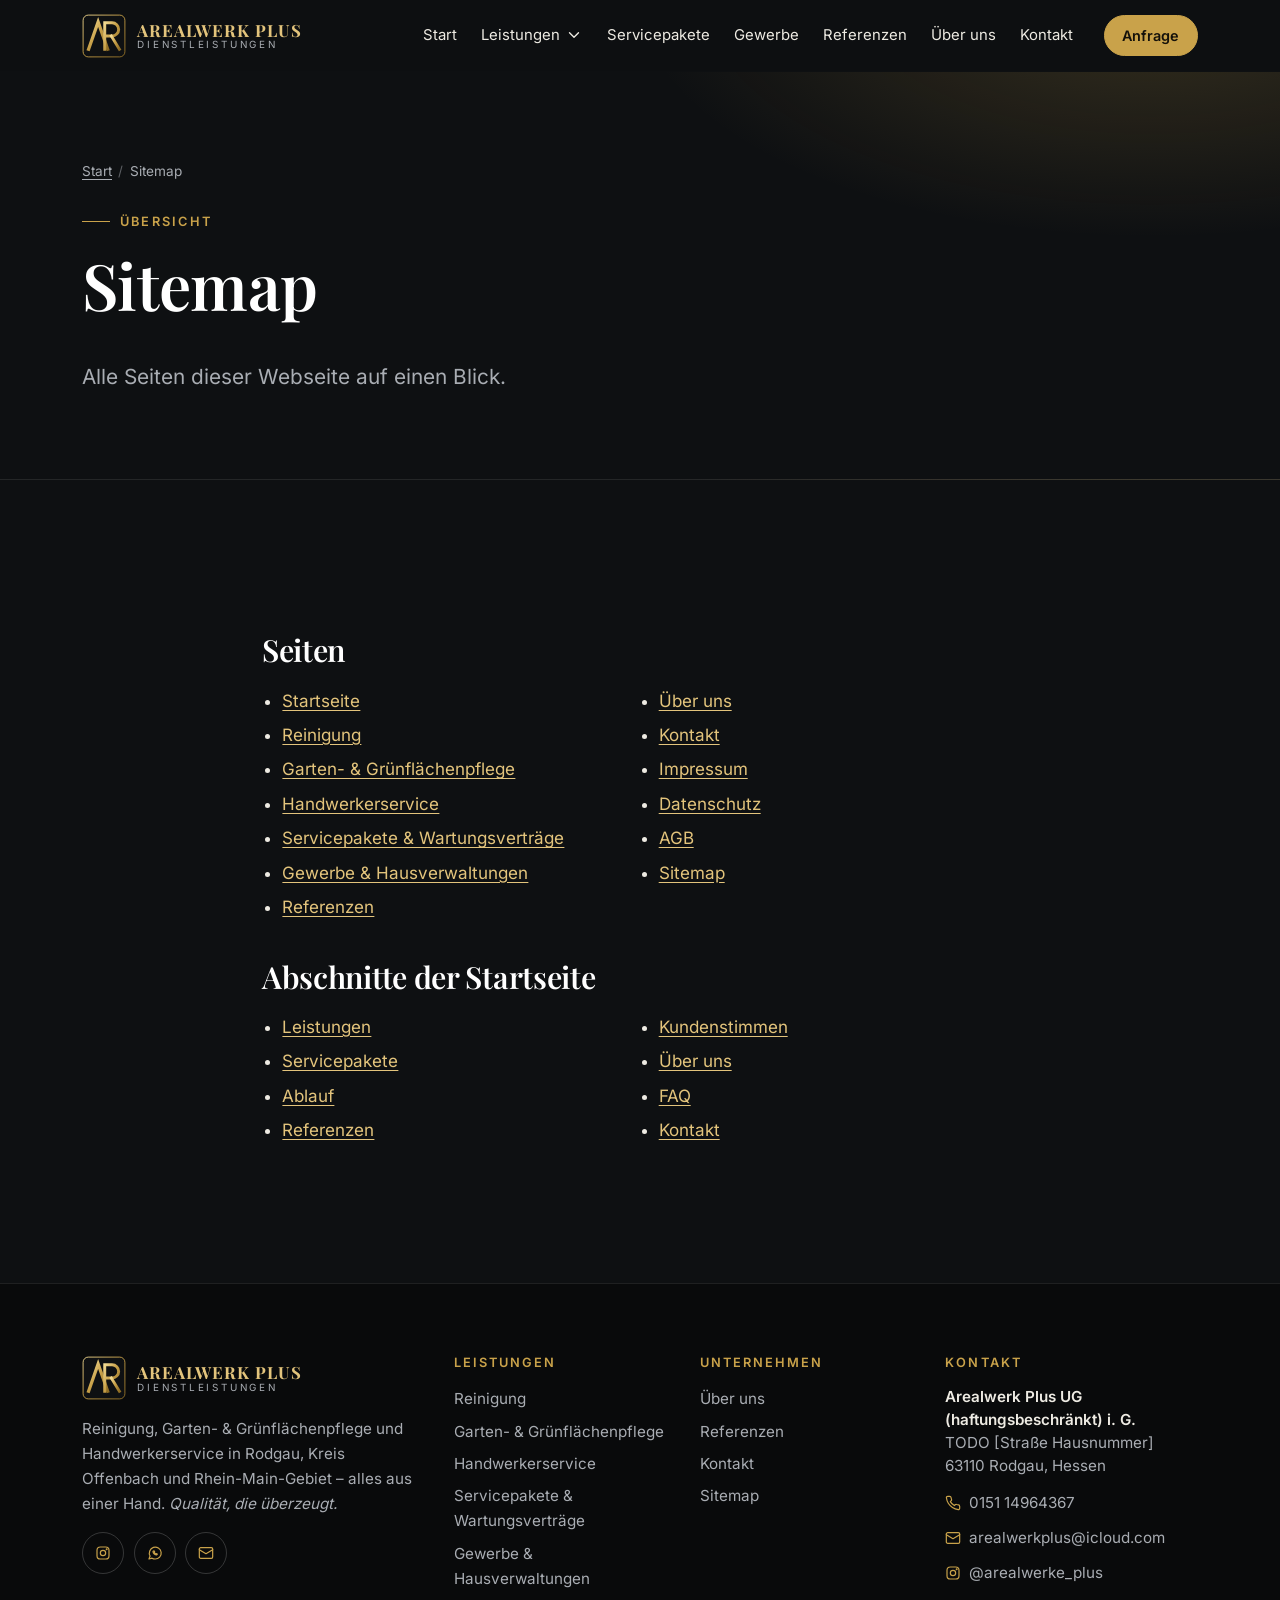
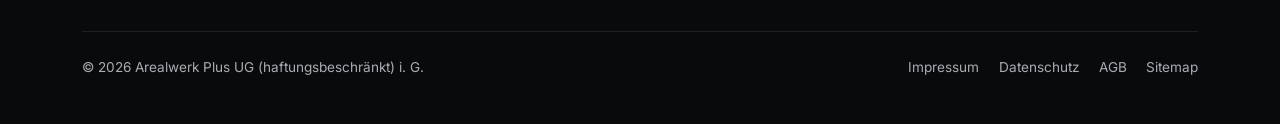
<file: sitemap/index.html>
<!DOCTYPE html>
<html lang="de" class="no-js">
<head>
<meta charset="utf-8">
<meta name="viewport" content="width=device-width, initial-scale=1">
<title>Sitemap | Arealwerk Plus UG (haftungsbeschränkt)</title>
<meta name="description" content="Übersicht aller Seiten der Arealwerk Plus UG (haftungsbeschränkt).">
<meta name="robots" content="noindex, nofollow" data-cfg-robots="index, follow">
<link rel="canonical" href="https://najeeb96-png.github.io/Arealwerke/sitemap/">
<meta name="theme-color" content="#0e1012">
<meta property="og:type" content="website">
<meta property="og:locale" content="de_DE">
<meta property="og:site_name" content="Arealwerk Plus UG (haftungsbeschränkt)">
<meta property="og:title" content="Sitemap | Arealwerk Plus UG (haftungsbeschränkt)">
<meta property="og:description" content="Übersicht aller Seiten der Arealwerk Plus UG (haftungsbeschränkt).">
<meta property="og:url" content="https://najeeb96-png.github.io/Arealwerke/sitemap/">
<meta property="og:image" content="https://najeeb96-png.github.io/Arealwerke/images/og-image.png">
<meta property="og:image:width" content="1200">
<meta property="og:image:height" content="630">
<meta name="twitter:card" content="summary_large_image">
<link rel="icon" href="../favicon.svg" type="image/svg+xml">
<link rel="icon" href="../favicon-32.png" sizes="32x32" type="image/png">
<link rel="apple-touch-icon" href="../apple-touch-icon.png">
<link rel="preload" href="../fonts/inter-latin.woff2" as="font" type="font/woff2" crossorigin>
<link rel="preload" href="../fonts/playfair-display-latin.woff2" as="font" type="font/woff2" crossorigin>
<link rel="stylesheet" href="../css/style.css?v=1793836725">


</head>
<body>
<span id="top" tabindex="-1"></span>
<a class="skip-link" href="#main">Zum Inhalt springen</a>
<header class="site-header">
  <div class="container header-inner">
    <a class="brand" href="../" aria-label="AREALWERK PLUS Dienstleistungen – zur Startseite">
      <img src="../images/logo-mark.svg" alt="" width="44" height="44">
      <span class="brand-text"><span class="brand-name">AREALWERK PLUS</span><span class="brand-sub">Dienstleistungen</span></span>
    </a>
    <button class="nav-toggle" type="button" aria-expanded="false" aria-controls="main-nav" aria-label="Menü öffnen"><span class="nav-toggle-bars"></span></button>
    <nav class="main-nav" id="main-nav" aria-label="Hauptnavigation">
      <ul class="nav-list"><li><a href="../">Start</a></li><li><button class="nav-sub-toggle" type="button" aria-expanded="false" aria-controls="nav-sub-leistungen">Leistungen <svg class="nav-chevron" viewBox="0 0 24 24" fill="none" stroke="currentColor" stroke-width="1.8" stroke-linecap="round" stroke-linejoin="round" aria-hidden="true" focusable="false"><path d="M6 9l6 6 6-6"/></svg></button><ul class="nav-sub" id="nav-sub-leistungen"><li><a href="../reinigung/"><span class="dot" style="background:var(--c-blue)"></span>Reinigung</a></li><li><a href="../garten/"><span class="dot" style="background:var(--c-green)"></span>Garten & Grünflächen</a></li><li><a href="../handwerk/"><span class="dot" style="background:var(--c-gold)"></span>Handwerkerservice</a></li></ul></li><li><a href="../servicepakete/">Servicepakete</a></li><li><a href="../gewerbe/">Gewerbe</a></li><li><a href="../referenzen/">Referenzen</a></li><li><a href="../ueber-uns/">Über uns</a></li><li><a href="../kontakt/">Kontakt</a></li></ul>
      <div class="nav-cta"><a class="btn btn--gold btn--small" href="../kontakt/#anfrage">Anfrage</a></div>
    </nav>
  </div>
</header>
<main id="main" tabindex="-1">

<section class="page-hero">
  <div class="container">
    <nav class="breadcrumb" aria-label="Brotkrumen"><ol><li><a href="../">Start</a></li><li aria-current="page">Sitemap</li></ol></nav>
    <span class="eyebrow">Übersicht</span>
    <h1>Sitemap</h1>
    
    <p class="lead">Alle Seiten dieser Webseite auf einen Blick.</p>
    
  </div>
</section>
<section class="section"><div class="container prose">
  <h2>Seiten</h2><ul class="sitemap-list"><li><a href="../">Startseite</a></li><li><a href="../reinigung/">Reinigung</a></li><li><a href="../garten/">Garten- &amp; Grünflächenpflege</a></li><li><a href="../handwerk/">Handwerkerservice</a></li><li><a href="../servicepakete/">Servicepakete &amp; Wartungsverträge</a></li><li><a href="../gewerbe/">Gewerbe &amp; Hausverwaltungen</a></li><li><a href="../referenzen/">Referenzen</a></li><li><a href="../ueber-uns/">Über uns</a></li><li><a href="../kontakt/">Kontakt</a></li><li><a href="../impressum/">Impressum</a></li><li><a href="../datenschutz/">Datenschutz</a></li><li><a href="../agb/">AGB</a></li><li><a href="../sitemap/">Sitemap</a></li></ul>
  <h2>Abschnitte der Startseite</h2><ul class="sitemap-list"><li><a href="../#leistungen">Leistungen</a></li><li><a href="../#servicepakete">Servicepakete</a></li><li><a href="../#ablauf">Ablauf</a></li><li><a href="../#referenzen">Referenzen</a></li><li><a href="../#kundenstimmen">Kundenstimmen</a></li><li><a href="../#ueber-uns">Über uns</a></li><li><a href="../#faq">FAQ</a></li><li><a href="../#kontakt">Kontakt</a></li></ul>
  <div data-cfg-wrap hidden><h2>Downloads</h2><ul class="sitemap-list"><li><a href="#" data-cfg-href="flyer" data-root="../" download>Flyer (PDF)</a></li></ul></div>
</div></section>
</main>
<footer class="site-footer">
  <div class="container">
    <div class="footer-grid">
      <div class="footer-brand">
        <a class="brand" href="../" aria-label="AREALWERK PLUS Dienstleistungen – zur Startseite">
          <img src="../images/logo-mark.svg" alt="" width="44" height="44">
          <span class="brand-text"><span class="brand-name">AREALWERK PLUS</span><span class="brand-sub">Dienstleistungen</span></span>
        </a>
        <p>Reinigung, Garten- &amp; Grünflächenpflege und Handwerkerservice in <span data-cfg="region">Rodgau, Kreis Offenbach und Rhein-Main-Gebiet</span> – alles aus einer Hand. <em>Qualität, die überzeugt.</em></p>
        <ul class="social" aria-label="Soziale Medien und Kontakt">
          <li><a href="https://www.instagram.com/arealwerke_plus" data-cfg-href="instagram" target="_blank" rel="noopener" aria-label="Instagram (öffnet neues Fenster)" title="Instagram"><svg viewBox="0 0 24 24" fill="none" stroke="currentColor" stroke-width="1.8" stroke-linecap="round" stroke-linejoin="round" aria-hidden="true" focusable="false"><rect x="3" y="3" width="18" height="18" rx="5"/><circle cx="12" cy="12" r="4"/><circle cx="17.5" cy="6.5" r=".6" fill="currentColor"/></svg></a></li>
          <li><a href="https://wa.me/4915114964367" data-cfg-href="whatsapp" target="_blank" rel="noopener" aria-label="WhatsApp (öffnet neues Fenster)" title="WhatsApp"><svg viewBox="0 0 24 24" fill="none" stroke="currentColor" stroke-width="1.8" stroke-linecap="round" stroke-linejoin="round" aria-hidden="true" focusable="false"><path d="M3 21l1.6-4.6A8.9 8.9 0 1112 21a9 9 0 01-4.4-1.2z"/><path d="M9 9.5c0 3 2.5 5.5 5.5 5.5l1-1.3-1.8-.9-.7.7a4 4 0 01-2.1-2.1l.7-.7-.9-1.8z"/></svg></a></li>
          <li><a href="mailto:arealwerkplus@icloud.com" data-cfg-href="mail" aria-label="E-Mail senden" title="E-Mail"><svg viewBox="0 0 24 24" fill="none" stroke="currentColor" stroke-width="1.8" stroke-linecap="round" stroke-linejoin="round" aria-hidden="true" focusable="false"><rect x="2" y="4" width="20" height="16" rx="2"/><path d="M22 7l-10 6L2 7"/></svg></a></li>
        </ul>
      </div>
      <div>
        <h2>Leistungen</h2>
        <ul>
          <li><a href="../reinigung/">Reinigung</a></li>
          <li><a href="../garten/">Garten- &amp; Grünflächenpflege</a></li>
          <li><a href="../handwerk/">Handwerkerservice</a></li>
          <li><a href="../servicepakete/">Servicepakete &amp; Wartungsverträge</a></li>
          <li><a href="../gewerbe/">Gewerbe &amp; Hausverwaltungen</a></li>
        </ul>
      </div>
      <div>
        <h2>Unternehmen</h2>
        <ul>
          <li><a href="../ueber-uns/">Über uns</a></li>
          <li><a href="../referenzen/">Referenzen</a></li>
          <li><a href="../kontakt/">Kontakt</a></li>
          <li data-cfg-wrap hidden><a href="#" data-cfg-href="flyer" data-root="../" download>Flyer (PDF)</a></li>
          <li><a href="../sitemap/">Sitemap</a></li>
        </ul>
      </div>
      <div>
        <h2>Kontakt</h2>
        <address>
          <strong><span data-cfg="firmaKurz">Arealwerk Plus UG (haftungsbeschränkt)</span><span data-ig> i. G.</span></strong><br>
          <span data-cfg="strasse">[Straße Hausnummer]</span><br>
          <span data-cfg="plzOrt">63110 Rodgau</span>, <span data-cfg="bundesland">Hessen</span>
        </address>
        <ul>
          <li><a class="" href="tel:+4915114964367" data-cfg-href="tel"><svg viewBox="0 0 24 24" fill="none" stroke="currentColor" stroke-width="1.8" stroke-linecap="round" stroke-linejoin="round" aria-hidden="true" focusable="false"><path d="M22 16.9v3a2 2 0 01-2.2 2 19.8 19.8 0 01-8.6-3.1 19.5 19.5 0 01-6-6A19.8 19.8 0 012.1 4.2 2 2 0 014.1 2h3a2 2 0 012 1.7c.1 1 .4 1.9.7 2.8a2 2 0 01-.5 2.1L8 9.9a16 16 0 006 6l1.3-1.3a2 2 0 012.1-.4c.9.3 1.8.6 2.8.7a2 2 0 011.7 2z"/></svg> <span data-cfg="telefonAnzeige">0151 14964367</span></a></li>
          <li><a href="mailto:arealwerkplus@icloud.com" data-cfg-href="mail"><svg viewBox="0 0 24 24" fill="none" stroke="currentColor" stroke-width="1.8" stroke-linecap="round" stroke-linejoin="round" aria-hidden="true" focusable="false"><rect x="2" y="4" width="20" height="16" rx="2"/><path d="M22 7l-10 6L2 7"/></svg> <span data-cfg="email">arealwerkplus@icloud.com</span></a></li>
          <li><a href="https://www.instagram.com/arealwerke_plus" data-cfg-href="instagram" target="_blank" rel="noopener"><svg viewBox="0 0 24 24" fill="none" stroke="currentColor" stroke-width="1.8" stroke-linecap="round" stroke-linejoin="round" aria-hidden="true" focusable="false"><rect x="3" y="3" width="18" height="18" rx="5"/><circle cx="12" cy="12" r="4"/><circle cx="17.5" cy="6.5" r=".6" fill="currentColor"/></svg> <span data-cfg="instagramHandle">@arealwerke_plus</span></a></li>
        </ul>
      </div>
    </div>
    <div class="footer-bottom">
      <p>© <span data-year>2026</span> <span data-cfg="firmaKurz">Arealwerk Plus UG (haftungsbeschränkt)</span><span data-ig> i. G.</span></p>
      <ul>
        <li><a href="../impressum/">Impressum</a></li>
        <li><a href="../datenschutz/">Datenschutz</a></li>
        <li><a href="../agb/">AGB</a></li>
        <li><a href="../sitemap/">Sitemap</a></li>
      </ul>
    </div>
  </div>
</footer>

<!-- Mobile Aktionsleiste (nur auf kleinen Bildschirmen sichtbar) -->
<nav class="mobile-bar" aria-label="Schnellkontakt">
  <a href="tel:+4915114964367" data-cfg-href="tel"><svg viewBox="0 0 24 24" fill="none" stroke="currentColor" stroke-width="1.8" stroke-linecap="round" stroke-linejoin="round" aria-hidden="true" focusable="false"><path d="M22 16.9v3a2 2 0 01-2.2 2 19.8 19.8 0 01-8.6-3.1 19.5 19.5 0 01-6-6A19.8 19.8 0 012.1 4.2 2 2 0 014.1 2h3a2 2 0 012 1.7c.1 1 .4 1.9.7 2.8a2 2 0 01-.5 2.1L8 9.9a16 16 0 006 6l1.3-1.3a2 2 0 012.1-.4c.9.3 1.8.6 2.8.7a2 2 0 011.7 2z"/></svg><span>Anrufen</span></a>
  <a href="https://wa.me/4915114964367" data-cfg-href="whatsapp" target="_blank" rel="noopener"><svg viewBox="0 0 24 24" fill="none" stroke="currentColor" stroke-width="1.8" stroke-linecap="round" stroke-linejoin="round" aria-hidden="true" focusable="false"><path d="M3 21l1.6-4.6A8.9 8.9 0 1112 21a9 9 0 01-4.4-1.2z"/><path d="M9 9.5c0 3 2.5 5.5 5.5 5.5l1-1.3-1.8-.9-.7.7a4 4 0 01-2.1-2.1l.7-.7-.9-1.8z"/></svg><span>WhatsApp</span></a>
  <a class="is-primary" href="../kontakt/#anfrage"><svg viewBox="0 0 24 24" fill="none" stroke="currentColor" stroke-width="1.8" stroke-linecap="round" stroke-linejoin="round" aria-hidden="true" focusable="false"><path d="M22 2L11 13"/><path d="M22 2l-7 20-4-9-9-4z"/></svg><span>Anfrage</span></a>
</nav>

<button class="to-top" type="button" aria-label="Nach oben scrollen"><svg viewBox="0 0 24 24" fill="none" stroke="currentColor" stroke-width="1.8" stroke-linecap="round" stroke-linejoin="round" aria-hidden="true" focusable="false"><path d="M12 19V5"/><path d="M5 12l7-7 7 7"/></svg></button>
<script src="../js/config.js?v=1793836725"></script>
<script src="../js/main.js?v=1793836725" defer></script>
</body>
</html>
</file>
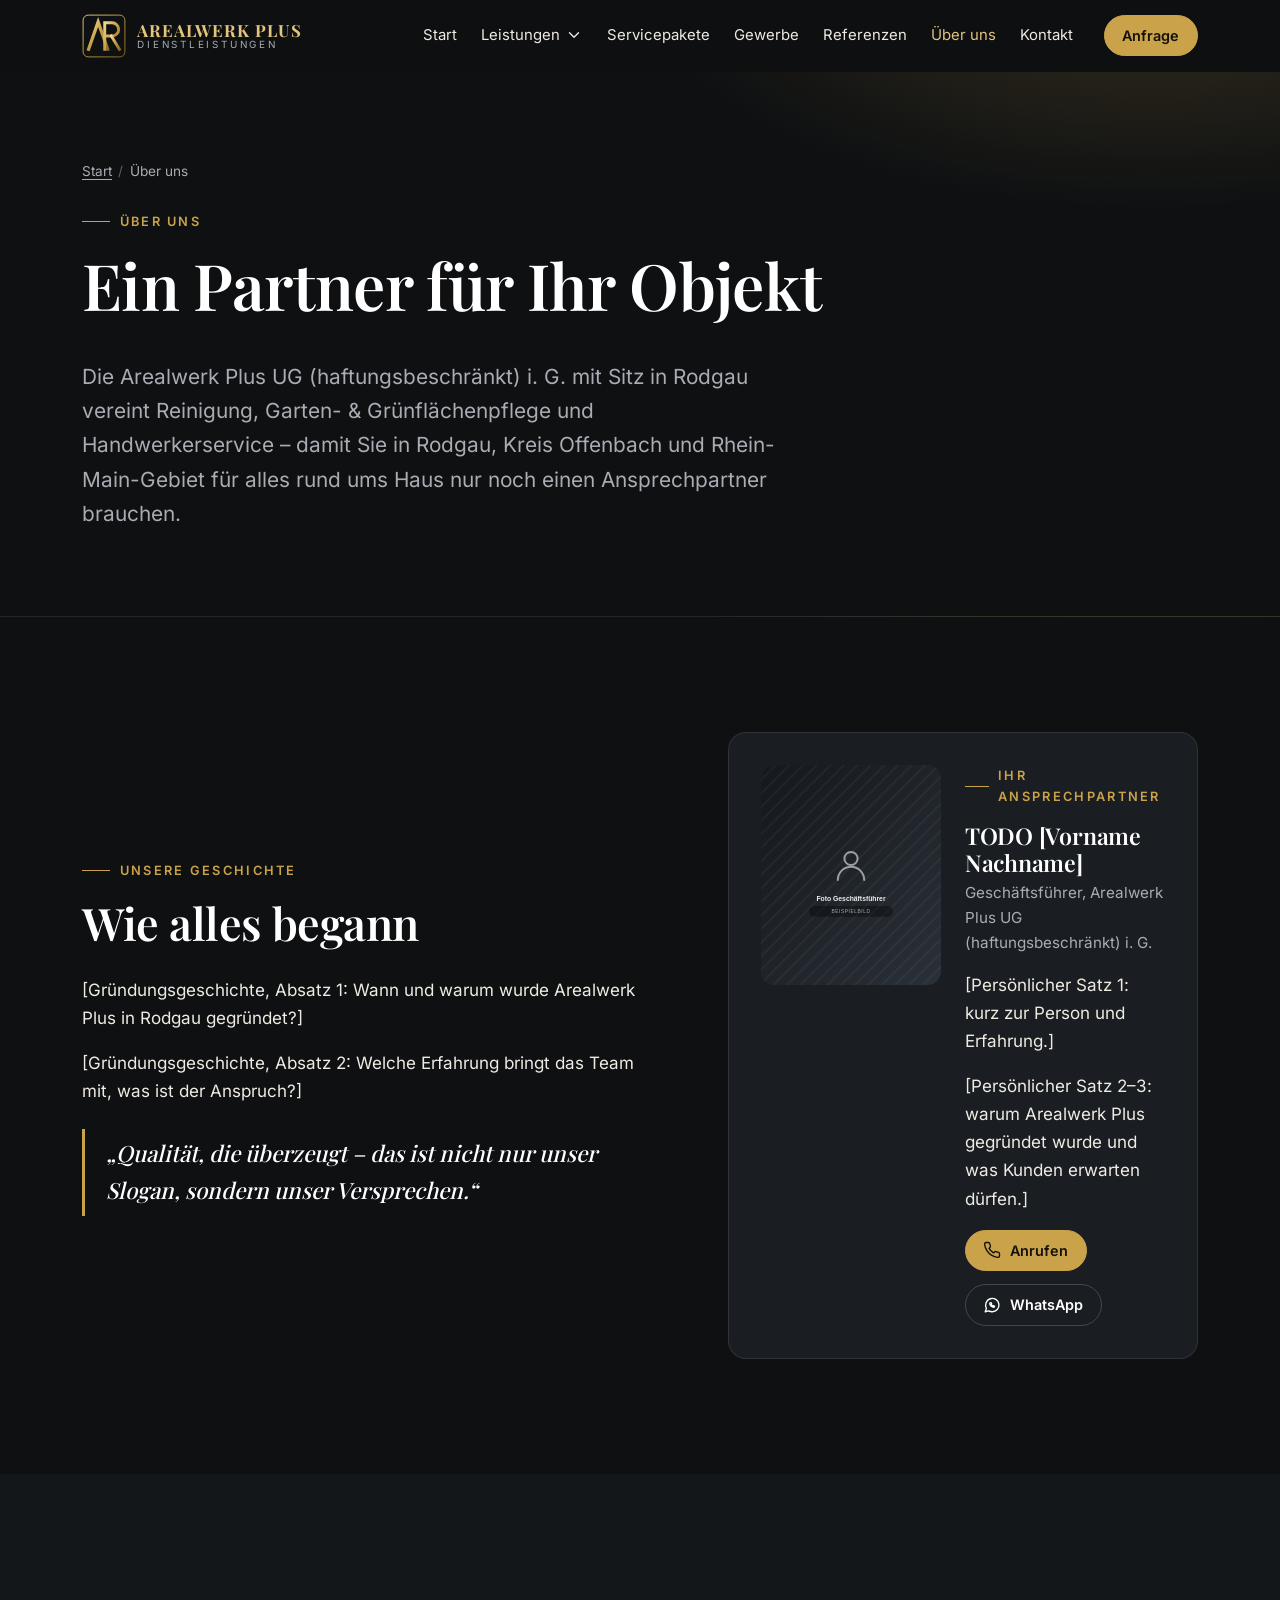
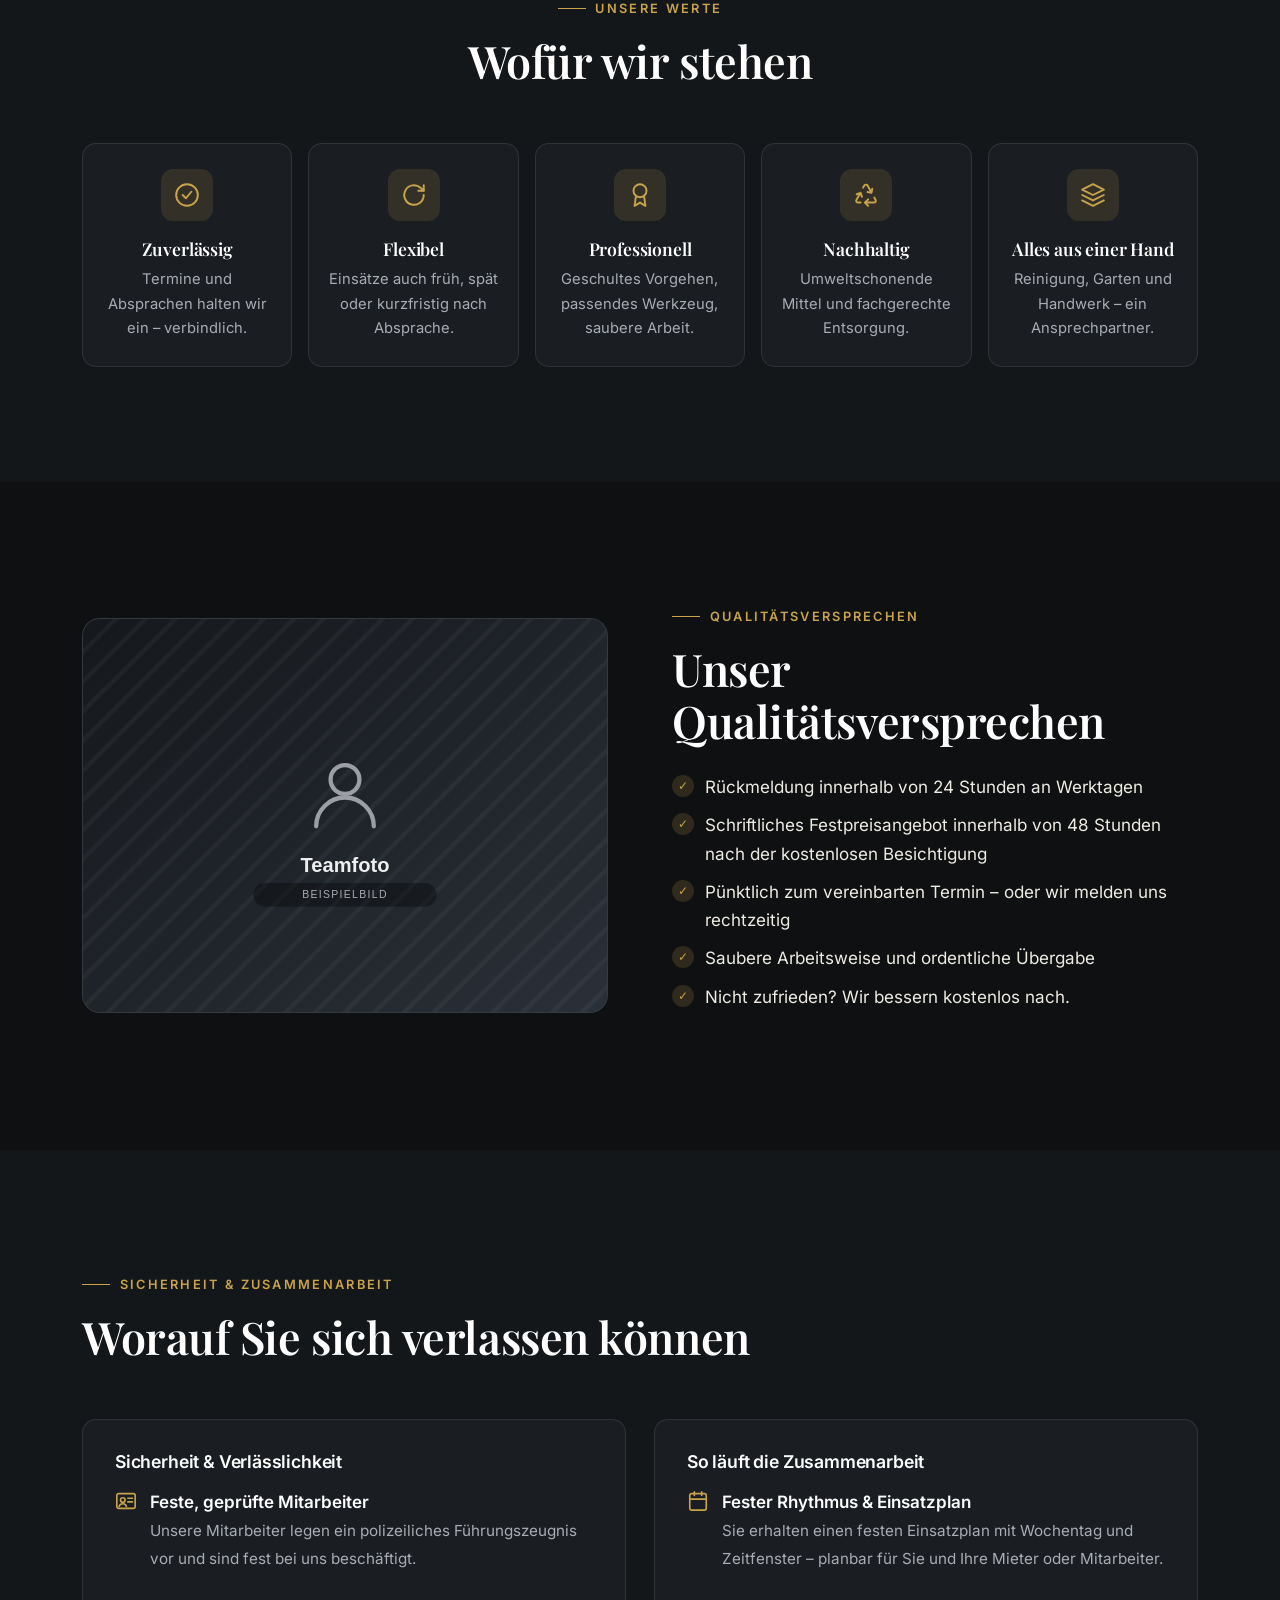
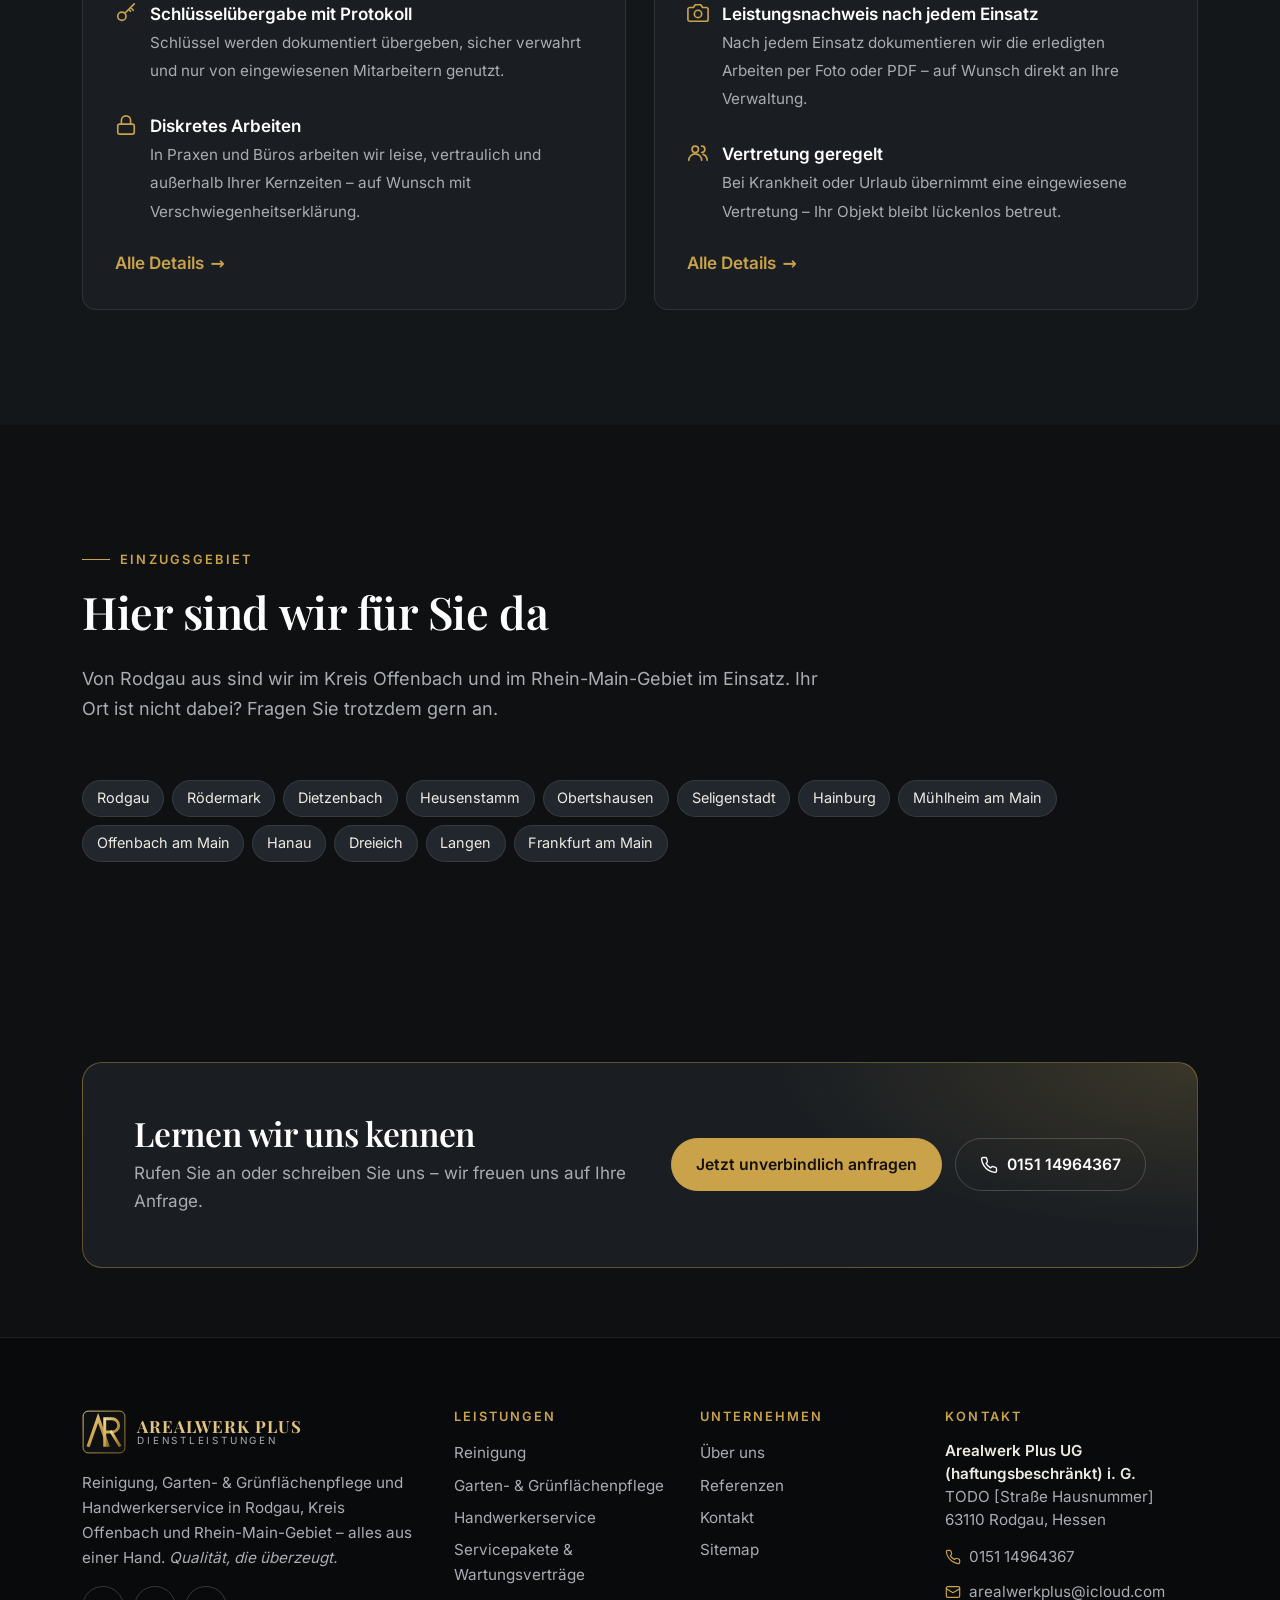
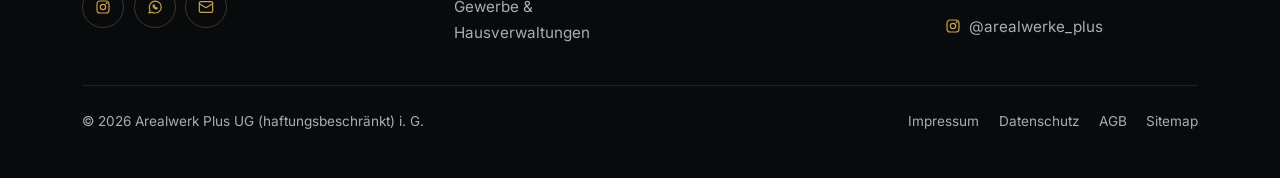
<file: ueber-uns/index.html>
<!DOCTYPE html>
<html lang="de" class="no-js">
<head>
<meta charset="utf-8">
<meta name="viewport" content="width=device-width, initial-scale=1">
<title>Über uns – Ihr Ansprechpartner in Rodgau | Arealwerk Plus UG (haftungsbeschränkt)</title>
<meta name="description" content="Lernen Sie die Arealwerk Plus UG (haftungsbeschränkt) aus Rodgau kennen: Ansprechpartner, Werte, Qualitätsversprechen und Einzugsgebiet in Rodgau, Kreis Offenbach und Rhein-Main-Gebiet.">
<meta name="robots" content="noindex, nofollow" data-cfg-robots="index, follow">
<link rel="canonical" href="https://najeeb96-png.github.io/Arealwerke/ueber-uns/">
<meta name="theme-color" content="#0e1012">
<meta property="og:type" content="website">
<meta property="og:locale" content="de_DE">
<meta property="og:site_name" content="Arealwerk Plus UG (haftungsbeschränkt)">
<meta property="og:title" content="Über uns – Ihr Ansprechpartner in Rodgau | Arealwerk Plus UG (haftungsbeschränkt)">
<meta property="og:description" content="Lernen Sie die Arealwerk Plus UG (haftungsbeschränkt) aus Rodgau kennen: Ansprechpartner, Werte, Qualitätsversprechen und Einzugsgebiet in Rodgau, Kreis Offenbach und Rhein-Main-Gebiet.">
<meta property="og:url" content="https://najeeb96-png.github.io/Arealwerke/ueber-uns/">
<meta property="og:image" content="https://najeeb96-png.github.io/Arealwerke/images/og-image.png">
<meta property="og:image:width" content="1200">
<meta property="og:image:height" content="630">
<meta name="twitter:card" content="summary_large_image">
<link rel="icon" href="../favicon.svg" type="image/svg+xml">
<link rel="icon" href="../favicon-32.png" sizes="32x32" type="image/png">
<link rel="apple-touch-icon" href="../apple-touch-icon.png">
<link rel="preload" href="../fonts/inter-latin.woff2" as="font" type="font/woff2" crossorigin>
<link rel="preload" href="../fonts/playfair-display-latin.woff2" as="font" type="font/woff2" crossorigin>
<link rel="stylesheet" href="../css/style.css?v=1793836725">

<script type="application/ld+json" data-ld="firma">
{
  "@context": "https://schema.org",
  "@type": [
    "LocalBusiness",
    "HomeAndConstructionBusiness"
  ],
  "@id": "https://najeeb96-png.github.io/Arealwerke/#firma",
  "name": "Arealwerk Plus UG (haftungsbeschränkt) i. G.",
  "alternateName": "AREALWERK PLUS Dienstleistungen",
  "legalName": "Arealwerk Plus UG (haftungsbeschränkt)",
  "slogan": "Qualität, die überzeugt.",
  "url": "https://najeeb96-png.github.io/Arealwerke/",
  "logo": "https://najeeb96-png.github.io/Arealwerke/images/logo.svg",
  "image": "https://najeeb96-png.github.io/Arealwerke/images/og-image.png",
  "telephone": "+4915114964367",
  "email": "arealwerkplus@icloud.com",
  "sameAs": [
    "https://www.instagram.com/arealwerke_plus"
  ],
  "address": {
    "@type": "PostalAddress",
    "streetAddress": "TODO",
    "postalCode": "63110",
    "addressLocality": "Rodgau",
    "addressRegion": "Hessen",
    "addressCountry": "DE"
  },
  "areaServed": [
    {
      "@type": "City",
      "name": "Rodgau"
    },
    {
      "@type": "City",
      "name": "Rödermark"
    },
    {
      "@type": "City",
      "name": "Dietzenbach"
    },
    {
      "@type": "City",
      "name": "Heusenstamm"
    },
    {
      "@type": "City",
      "name": "Obertshausen"
    },
    {
      "@type": "City",
      "name": "Seligenstadt"
    },
    {
      "@type": "City",
      "name": "Hainburg"
    },
    {
      "@type": "City",
      "name": "Mühlheim am Main"
    },
    {
      "@type": "City",
      "name": "Offenbach am Main"
    },
    {
      "@type": "City",
      "name": "Hanau"
    },
    {
      "@type": "City",
      "name": "Dreieich"
    },
    {
      "@type": "City",
      "name": "Langen"
    },
    {
      "@type": "City",
      "name": "Frankfurt am Main"
    }
  ],
  "hasOfferCatalog": {
    "@type": "OfferCatalog",
    "name": "Leistungen",
    "itemListElement": [
      {
        "@type": "OfferCatalog",
        "name": "Reinigung",
        "url": "https://najeeb96-png.github.io/Arealwerke/reinigung/",
        "itemListElement": [
          {
            "@type": "Offer",
            "itemOffered": {
              "@type": "Service",
              "name": "Büroreinigung"
            }
          },
          {
            "@type": "Offer",
            "itemOffered": {
              "@type": "Service",
              "name": "Unterhaltsreinigung"
            }
          },
          {
            "@type": "Offer",
            "itemOffered": {
              "@type": "Service",
              "name": "Glas- & Fensterreinigung"
            }
          },
          {
            "@type": "Offer",
            "itemOffered": {
              "@type": "Service",
              "name": "Treppenhausreinigung"
            }
          },
          {
            "@type": "Offer",
            "itemOffered": {
              "@type": "Service",
              "name": "Bodenreinigung"
            }
          },
          {
            "@type": "Offer",
            "itemOffered": {
              "@type": "Service",
              "name": "Sanitärreinigung"
            }
          }
        ]
      },
      {
        "@type": "OfferCatalog",
        "name": "Garten- & Grünflächenpflege",
        "url": "https://najeeb96-png.github.io/Arealwerke/garten/",
        "itemListElement": [
          {
            "@type": "Offer",
            "itemOffered": {
              "@type": "Service",
              "name": "Heckenschnitt & Strauchschnitt"
            }
          },
          {
            "@type": "Offer",
            "itemOffered": {
              "@type": "Service",
              "name": "Rasenpflege & Rasenmähen"
            }
          },
          {
            "@type": "Offer",
            "itemOffered": {
              "@type": "Service",
              "name": "Unkrautentfernung"
            }
          },
          {
            "@type": "Offer",
            "itemOffered": {
              "@type": "Service",
              "name": "Einfahrten & Wege reinigen"
            }
          },
          {
            "@type": "Offer",
            "itemOffered": {
              "@type": "Service",
              "name": "Garten- und Außenreinigung"
            }
          },
          {
            "@type": "Offer",
            "itemOffered": {
              "@type": "Service",
              "name": "Laubentfernung"
            }
          },
          {
            "@type": "Offer",
            "itemOffered": {
              "@type": "Service",
              "name": "Winterdienst"
            }
          }
        ]
      },
      {
        "@type": "OfferCatalog",
        "name": "Handwerkerservice rund ums Haus",
        "url": "https://najeeb96-png.github.io/Arealwerke/handwerk/",
        "itemListElement": [
          {
            "@type": "Offer",
            "itemOffered": {
              "@type": "Service",
              "name": "Kleinreparaturen"
            }
          },
          {
            "@type": "Offer",
            "itemOffered": {
              "@type": "Service",
              "name": "Montage"
            }
          },
          {
            "@type": "Offer",
            "itemOffered": {
              "@type": "Service",
              "name": "Instandhaltung & Wartung"
            }
          },
          {
            "@type": "Offer",
            "itemOffered": {
              "@type": "Service",
              "name": "Hausmeisterservice"
            }
          }
        ]
      },
      {
        "@type": "Offer",
        "itemOffered": {
          "@type": "Service",
          "name": "Servicepakete & Wartungsverträge"
        },
        "url": "https://najeeb96-png.github.io/Arealwerke/servicepakete/"
      }
    ]
  }
}
</script>
<script type="application/ld+json">
{"@context": "https://schema.org", "@type": "BreadcrumbList", "itemListElement": [{"@type": "ListItem", "position": 1, "name": "Start", "item": "https://najeeb96-png.github.io/Arealwerke/"}, {"@type": "ListItem", "position": 2, "name": "Über uns", "item": "https://najeeb96-png.github.io/Arealwerke/ueber-uns/"}]}
</script>
</head>
<body>
<span id="top" tabindex="-1"></span>
<a class="skip-link" href="#main">Zum Inhalt springen</a>
<header class="site-header">
  <div class="container header-inner">
    <a class="brand" href="../" aria-label="AREALWERK PLUS Dienstleistungen – zur Startseite">
      <img src="../images/logo-mark.svg" alt="" width="44" height="44">
      <span class="brand-text"><span class="brand-name">AREALWERK PLUS</span><span class="brand-sub">Dienstleistungen</span></span>
    </a>
    <button class="nav-toggle" type="button" aria-expanded="false" aria-controls="main-nav" aria-label="Menü öffnen"><span class="nav-toggle-bars"></span></button>
    <nav class="main-nav" id="main-nav" aria-label="Hauptnavigation">
      <ul class="nav-list"><li><a href="../">Start</a></li><li><button class="nav-sub-toggle" type="button" aria-expanded="false" aria-controls="nav-sub-leistungen">Leistungen <svg class="nav-chevron" viewBox="0 0 24 24" fill="none" stroke="currentColor" stroke-width="1.8" stroke-linecap="round" stroke-linejoin="round" aria-hidden="true" focusable="false"><path d="M6 9l6 6 6-6"/></svg></button><ul class="nav-sub" id="nav-sub-leistungen"><li><a href="../reinigung/"><span class="dot" style="background:var(--c-blue)"></span>Reinigung</a></li><li><a href="../garten/"><span class="dot" style="background:var(--c-green)"></span>Garten & Grünflächen</a></li><li><a href="../handwerk/"><span class="dot" style="background:var(--c-gold)"></span>Handwerkerservice</a></li></ul></li><li><a href="../servicepakete/">Servicepakete</a></li><li><a href="../gewerbe/">Gewerbe</a></li><li><a href="../referenzen/">Referenzen</a></li><li><a href="../ueber-uns/" aria-current="page">Über uns</a></li><li><a href="../kontakt/">Kontakt</a></li></ul>
      <div class="nav-cta"><a class="btn btn--gold btn--small" href="../kontakt/#anfrage">Anfrage</a></div>
    </nav>
  </div>
</header>
<main id="main" tabindex="-1">

<section class="page-hero">
  <div class="container">
    <nav class="breadcrumb" aria-label="Brotkrumen"><ol><li><a href="../">Start</a></li><li aria-current="page">Über uns</li></ol></nav>
    <span class="eyebrow">Über uns</span>
    <h1>Ein Partner für Ihr Objekt</h1>
    
    <p class="lead">Die <span data-cfg="firmaKurz">Arealwerk Plus UG (haftungsbeschränkt)</span><span data-ig> i. G.</span> mit Sitz in Rodgau vereint Reinigung, Garten- &amp; Grünflächenpflege und Handwerkerservice – damit Sie in Rodgau, Kreis Offenbach und Rhein-Main-Gebiet für alles rund ums Haus nur noch einen Ansprechpartner brauchen.</p>
    
  </div>
</section>
<section class="section" aria-labelledby="story-title">
  <div class="container split split--wide-left">
    <div class="reveal">
      <span class="eyebrow">Unsere Geschichte</span>
      <h2 id="story-title">Wie alles begann</h2>
      <!-- TODO: Gründungsgeschichte – eigene Worte, Gründungsjahr, Motivation, Erfahrung des Geschäftsführers -->
      <p>[Gründungsgeschichte, Absatz 1: Wann und warum wurde Arealwerk Plus in Rodgau gegründet?]</p>
      <p>[Gründungsgeschichte, Absatz 2: Welche Erfahrung bringt das Team mit, was ist der Anspruch?]</p>
      <p class="promise">„Qualität, die überzeugt – das ist nicht nur unser Slogan, sondern unser Versprechen.“</p>
    </div>
    <div class="person-card reveal">
  <div class="person-photo">
    <!-- TODO: Foto des Geschäftsführers einsetzen (images/team/geschaeftsfuehrer.svg ersetzen) -->
    <img src="../images/team/geschaeftsfuehrer.svg" alt="Foto des Geschäftsführers (folgt)" width="900" height="1100" loading="lazy" decoding="async">
  </div>
  <div class="person-body">
    <span class="eyebrow">Ihr Ansprechpartner</span>
    <h3 data-cfg="geschaeftsfuehrer">[Vorname Nachname]</h3>
    <p class="muted person-role">Geschäftsführer, <span data-cfg="firmaKurz">Arealwerk Plus UG (haftungsbeschränkt)</span><span data-ig> i. G.</span></p>
    <!-- TODO: 2–3 persönliche Sätze (Erfahrung, Motivation, was Kunden erwarten dürfen) -->
    <p>[Persönlicher Satz 1: kurz zur Person und Erfahrung.]</p>
    <p>[Persönlicher Satz 2–3: warum Arealwerk Plus gegründet wurde und was Kunden erwarten dürfen.]</p>
    <div class="btn-row"><a class="btn btn--gold btn--small" href="tel:+4915114964367" data-cfg-href="tel"><svg viewBox="0 0 24 24" fill="none" stroke="currentColor" stroke-width="1.8" stroke-linecap="round" stroke-linejoin="round" aria-hidden="true" focusable="false"><path d="M22 16.9v3a2 2 0 01-2.2 2 19.8 19.8 0 01-8.6-3.1 19.5 19.5 0 01-6-6A19.8 19.8 0 012.1 4.2 2 2 0 014.1 2h3a2 2 0 012 1.7c.1 1 .4 1.9.7 2.8a2 2 0 01-.5 2.1L8 9.9a16 16 0 006 6l1.3-1.3a2 2 0 012.1-.4c.9.3 1.8.6 2.8.7a2 2 0 011.7 2z"/></svg> Anrufen</a><a class="btn btn--ghost btn--small" href="https://wa.me/4915114964367" data-cfg-href="whatsapp" target="_blank" rel="noopener"><svg viewBox="0 0 24 24" fill="none" stroke="currentColor" stroke-width="1.8" stroke-linecap="round" stroke-linejoin="round" aria-hidden="true" focusable="false"><path d="M3 21l1.6-4.6A8.9 8.9 0 1112 21a9 9 0 01-4.4-1.2z"/><path d="M9 9.5c0 3 2.5 5.5 5.5 5.5l1-1.3-1.8-.9-.7.7a4 4 0 01-2.1-2.1l.7-.7-.9-1.8z"/></svg> WhatsApp</a></div>
  </div>
</div>
  </div>
</section>
<section class="section section--alt" aria-labelledby="werte-title">
  <div class="container">
    <div class="section-head section-head--center"><span class="eyebrow">Unsere Werte</span><h2 id="werte-title">Wofür wir stehen</h2></div>
    <div class="values"><article class="card value reveal"><span class="icon-badge"><svg viewBox="0 0 24 24" fill="none" stroke="currentColor" stroke-width="1.8" stroke-linecap="round" stroke-linejoin="round" aria-hidden="true" focusable="false"><circle cx="12" cy="12" r="10"/><path d="M8 12l3 3 5-6"/></svg></span><h3>Zuverlässig</h3><p>Termine und Absprachen halten wir ein – verbindlich.</p></article><article class="card value reveal"><span class="icon-badge"><svg viewBox="0 0 24 24" fill="none" stroke="currentColor" stroke-width="1.8" stroke-linecap="round" stroke-linejoin="round" aria-hidden="true" focusable="false"><path d="M21 12a9 9 0 11-3-6.7L21 8"/><path d="M21 3v5h-5"/></svg></span><h3>Flexibel</h3><p>Einsätze auch früh, spät oder kurzfristig nach Absprache.</p></article><article class="card value reveal"><span class="icon-badge"><svg viewBox="0 0 24 24" fill="none" stroke="currentColor" stroke-width="1.8" stroke-linecap="round" stroke-linejoin="round" aria-hidden="true" focusable="false"><circle cx="12" cy="8" r="6"/><path d="M8.2 13.5L7 22l5-3 5 3-1.2-8.5"/></svg></span><h3>Professionell</h3><p>Geschultes Vorgehen, passendes Werkzeug, saubere Arbeit.</p></article><article class="card value reveal"><span class="icon-badge"><svg viewBox="0 0 24 24" fill="none" stroke="currentColor" stroke-width="1.8" stroke-linecap="round" stroke-linejoin="round" aria-hidden="true" focusable="false"><path d="M7 19H4.8a1.8 1.8 0 01-1.6-2.7L7 10M11 19h8.2a1.8 1.8 0 001.6-2.7l-1.2-2M14 16l-3 3 3 3M8.3 13.6L7 10l-3.6 1.3M9.3 5.2l1.1-1.9a1.8 1.8 0 013.1 0L17 9.8M13.4 9.3L17 10l.8-3.7"/></svg></span><h3>Nachhaltig</h3><p>Umweltschonende Mittel und fachgerechte Entsorgung.</p></article><article class="card value reveal"><span class="icon-badge"><svg viewBox="0 0 24 24" fill="none" stroke="currentColor" stroke-width="1.8" stroke-linecap="round" stroke-linejoin="round" aria-hidden="true" focusable="false"><path d="M12 2L2 7l10 5 10-5z"/><path d="M2 17l10 5 10-5M2 12l10 5 10-5"/></svg></span><h3>Alles aus einer Hand</h3><p>Reinigung, Garten und Handwerk – ein Ansprechpartner.</p></article></div>
  </div>
</section>
<section class="section" aria-labelledby="qv-title">
  <div class="container split">
    <div class="media-frame reveal">
      <!-- TODO: Teamfoto einsetzen (images/team/teamfoto.svg ersetzen) -->
      <img src="../images/team/teamfoto.svg" alt="Teamfoto (folgt)" width="1200" height="900" loading="lazy" decoding="async">
    </div>
    <div class="reveal">
      <span class="eyebrow">Qualitätsversprechen</span>
      <h2 id="qv-title">Unser Qualitätsversprechen</h2>
      <ul class="check-list">
        <li>Rückmeldung innerhalb von 24 Stunden an Werktagen</li>
        <li>Schriftliches Festpreisangebot innerhalb von 48 Stunden nach der kostenlosen Besichtigung</li>
        <li>Pünktlich zum vereinbarten Termin – oder wir melden uns rechtzeitig</li>
        <li>Saubere Arbeitsweise und ordentliche Übergabe</li>
        <li>Nicht zufrieden? Wir bessern kostenlos nach.</li>
      </ul>
    </div>
  </div>
</section>
<section class="section section--alt" aria-labelledby="kompakt-title">
  <div class="container">
    <div class="section-head"><span class="eyebrow">Sicherheit &amp; Zusammenarbeit</span><h2 id="kompakt-title">Worauf Sie sich verlassen können</h2></div>
    <div class="grid grid-2">
      <div class="card reveal"><h3 class="h-small">Sicherheit &amp; Verlässlichkeit</h3><ul class="usecases usecases--plain"><li><svg viewBox="0 0 24 24" fill="none" stroke="currentColor" stroke-width="1.8" stroke-linecap="round" stroke-linejoin="round" aria-hidden="true" focusable="false"><rect x="2" y="4" width="20" height="16" rx="2"/><circle cx="8.5" cy="11" r="2.5"/><path d="M4.5 18c.5-2 2-3 4-3s3.5 1 4 3M14 9h5M14 13h5"/></svg><div><strong>Feste, geprüfte Mitarbeiter</strong><span>Unsere Mitarbeiter legen ein polizeiliches Führungszeugnis vor und sind fest bei uns beschäftigt.</span></div></li><li><svg viewBox="0 0 24 24" fill="none" stroke="currentColor" stroke-width="1.8" stroke-linecap="round" stroke-linejoin="round" aria-hidden="true" focusable="false"><circle cx="7.5" cy="15.5" r="4.5"/><path d="M10.7 12.3L21 2M17 6l3 3M15 8l2 2"/></svg><div><strong>Schlüsselübergabe mit Protokoll</strong><span>Schlüssel werden dokumentiert übergeben, sicher verwahrt und nur von eingewiesenen Mitarbeitern genutzt.</span></div></li><li><svg viewBox="0 0 24 24" fill="none" stroke="currentColor" stroke-width="1.8" stroke-linecap="round" stroke-linejoin="round" aria-hidden="true" focusable="false"><rect x="3" y="11" width="18" height="11" rx="2"/><path d="M7 11V7a5 5 0 0110 0v4"/></svg><div><strong>Diskretes Arbeiten</strong><span>In Praxen und Büros arbeiten wir leise, vertraulich und außerhalb Ihrer Kernzeiten – auf Wunsch mit Verschwiegenheitserklärung.</span></div></li></ul><a class="link-arrow mt-1" href="../servicepakete/#sicherheit">Alle Details</a></div>
      <div class="card reveal"><h3 class="h-small">So läuft die Zusammenarbeit</h3><ul class="usecases usecases--plain"><li><svg viewBox="0 0 24 24" fill="none" stroke="currentColor" stroke-width="1.8" stroke-linecap="round" stroke-linejoin="round" aria-hidden="true" focusable="false"><rect x="3" y="4" width="18" height="18" rx="2"/><path d="M16 2v4M8 2v4M3 10h18"/></svg><div><strong>Fester Rhythmus &amp; Einsatzplan</strong><span>Sie erhalten einen festen Einsatzplan mit Wochentag und Zeitfenster – planbar für Sie und Ihre Mieter oder Mitarbeiter.</span></div></li><li><svg viewBox="0 0 24 24" fill="none" stroke="currentColor" stroke-width="1.8" stroke-linecap="round" stroke-linejoin="round" aria-hidden="true" focusable="false"><path d="M23 19a2 2 0 01-2 2H3a2 2 0 01-2-2V8a2 2 0 012-2h4l2-3h6l2 3h4a2 2 0 012 2z"/><circle cx="12" cy="13" r="4"/></svg><div><strong>Leistungsnachweis nach jedem Einsatz</strong><span>Nach jedem Einsatz dokumentieren wir die erledigten Arbeiten per Foto oder PDF – auf Wunsch direkt an Ihre Verwaltung.</span></div></li><li><svg viewBox="0 0 24 24" fill="none" stroke="currentColor" stroke-width="1.8" stroke-linecap="round" stroke-linejoin="round" aria-hidden="true" focusable="false"><circle cx="9" cy="8" r="3.5"/><path d="M2 20c0-3.9 3.1-7 7-7s7 3.1 7 7"/><path d="M16 4.5a3.5 3.5 0 010 7M22 20c0-3-1.8-5.5-4.5-6.5"/></svg><div><strong>Vertretung geregelt</strong><span>Bei Krankheit oder Urlaub übernimmt eine eingewiesene Vertretung – Ihr Objekt bleibt lückenlos betreut.</span></div></li></ul><a class="link-arrow mt-1" href="../servicepakete/#zusammenarbeit">Alle Details</a></div>
    </div>
  </div>
</section>
<section class="section" aria-labelledby="eg-title">
  <div class="container">
    <div class="section-head"><span class="eyebrow">Einzugsgebiet</span><h2 id="eg-title">Hier sind wir für Sie da</h2>
      <p>Von Rodgau aus sind wir im Kreis Offenbach und im Rhein-Main-Gebiet im Einsatz. Ihr Ort ist nicht dabei? Fragen Sie trotzdem gern an.</p></div>
    <ul class="places" data-cfg-places><li>Rodgau</li><li>Rödermark</li><li>Dietzenbach</li><li>Heusenstamm</li><li>Obertshausen</li><li>Seligenstadt</li><li>Hainburg</li><li>Mühlheim am Main</li><li>Offenbach am Main</li><li>Hanau</li><li>Dreieich</li><li>Langen</li><li>Frankfurt am Main</li></ul>
  </div>
</section>
<section class="section section--tight"><div class="container">
  <div class="cta-band reveal">
  <div><h2>Lernen wir uns kennen</h2><p>Rufen Sie an oder schreiben Sie uns – wir freuen uns auf Ihre Anfrage.</p></div>
  <div class="btn-row"><a class="btn" href="../kontakt/#anfrage">Jetzt unverbindlich anfragen</a><a class="btn btn--ghost" href="tel:+4915114964367" data-cfg-href="tel"><svg viewBox="0 0 24 24" fill="none" stroke="currentColor" stroke-width="1.8" stroke-linecap="round" stroke-linejoin="round" aria-hidden="true" focusable="false"><path d="M22 16.9v3a2 2 0 01-2.2 2 19.8 19.8 0 01-8.6-3.1 19.5 19.5 0 01-6-6A19.8 19.8 0 012.1 4.2 2 2 0 014.1 2h3a2 2 0 012 1.7c.1 1 .4 1.9.7 2.8a2 2 0 01-.5 2.1L8 9.9a16 16 0 006 6l1.3-1.3a2 2 0 012.1-.4c.9.3 1.8.6 2.8.7a2 2 0 011.7 2z"/></svg> <span data-cfg="telefonAnzeige">0151 14964367</span></a></div>
</div>
</div></section>

</main>
<footer class="site-footer">
  <div class="container">
    <div class="footer-grid">
      <div class="footer-brand">
        <a class="brand" href="../" aria-label="AREALWERK PLUS Dienstleistungen – zur Startseite">
          <img src="../images/logo-mark.svg" alt="" width="44" height="44">
          <span class="brand-text"><span class="brand-name">AREALWERK PLUS</span><span class="brand-sub">Dienstleistungen</span></span>
        </a>
        <p>Reinigung, Garten- &amp; Grünflächenpflege und Handwerkerservice in <span data-cfg="region">Rodgau, Kreis Offenbach und Rhein-Main-Gebiet</span> – alles aus einer Hand. <em>Qualität, die überzeugt.</em></p>
        <ul class="social" aria-label="Soziale Medien und Kontakt">
          <li><a href="https://www.instagram.com/arealwerke_plus" data-cfg-href="instagram" target="_blank" rel="noopener" aria-label="Instagram (öffnet neues Fenster)" title="Instagram"><svg viewBox="0 0 24 24" fill="none" stroke="currentColor" stroke-width="1.8" stroke-linecap="round" stroke-linejoin="round" aria-hidden="true" focusable="false"><rect x="3" y="3" width="18" height="18" rx="5"/><circle cx="12" cy="12" r="4"/><circle cx="17.5" cy="6.5" r=".6" fill="currentColor"/></svg></a></li>
          <li><a href="https://wa.me/4915114964367" data-cfg-href="whatsapp" target="_blank" rel="noopener" aria-label="WhatsApp (öffnet neues Fenster)" title="WhatsApp"><svg viewBox="0 0 24 24" fill="none" stroke="currentColor" stroke-width="1.8" stroke-linecap="round" stroke-linejoin="round" aria-hidden="true" focusable="false"><path d="M3 21l1.6-4.6A8.9 8.9 0 1112 21a9 9 0 01-4.4-1.2z"/><path d="M9 9.5c0 3 2.5 5.5 5.5 5.5l1-1.3-1.8-.9-.7.7a4 4 0 01-2.1-2.1l.7-.7-.9-1.8z"/></svg></a></li>
          <li><a href="mailto:arealwerkplus@icloud.com" data-cfg-href="mail" aria-label="E-Mail senden" title="E-Mail"><svg viewBox="0 0 24 24" fill="none" stroke="currentColor" stroke-width="1.8" stroke-linecap="round" stroke-linejoin="round" aria-hidden="true" focusable="false"><rect x="2" y="4" width="20" height="16" rx="2"/><path d="M22 7l-10 6L2 7"/></svg></a></li>
        </ul>
      </div>
      <div>
        <h2>Leistungen</h2>
        <ul>
          <li><a href="../reinigung/">Reinigung</a></li>
          <li><a href="../garten/">Garten- &amp; Grünflächenpflege</a></li>
          <li><a href="../handwerk/">Handwerkerservice</a></li>
          <li><a href="../servicepakete/">Servicepakete &amp; Wartungsverträge</a></li>
          <li><a href="../gewerbe/">Gewerbe &amp; Hausverwaltungen</a></li>
        </ul>
      </div>
      <div>
        <h2>Unternehmen</h2>
        <ul>
          <li><a href="../ueber-uns/">Über uns</a></li>
          <li><a href="../referenzen/">Referenzen</a></li>
          <li><a href="../kontakt/">Kontakt</a></li>
          <li data-cfg-wrap hidden><a href="#" data-cfg-href="flyer" data-root="../" download>Flyer (PDF)</a></li>
          <li><a href="../sitemap/">Sitemap</a></li>
        </ul>
      </div>
      <div>
        <h2>Kontakt</h2>
        <address>
          <strong><span data-cfg="firmaKurz">Arealwerk Plus UG (haftungsbeschränkt)</span><span data-ig> i. G.</span></strong><br>
          <span data-cfg="strasse">[Straße Hausnummer]</span><br>
          <span data-cfg="plzOrt">63110 Rodgau</span>, <span data-cfg="bundesland">Hessen</span>
        </address>
        <ul>
          <li><a class="" href="tel:+4915114964367" data-cfg-href="tel"><svg viewBox="0 0 24 24" fill="none" stroke="currentColor" stroke-width="1.8" stroke-linecap="round" stroke-linejoin="round" aria-hidden="true" focusable="false"><path d="M22 16.9v3a2 2 0 01-2.2 2 19.8 19.8 0 01-8.6-3.1 19.5 19.5 0 01-6-6A19.8 19.8 0 012.1 4.2 2 2 0 014.1 2h3a2 2 0 012 1.7c.1 1 .4 1.9.7 2.8a2 2 0 01-.5 2.1L8 9.9a16 16 0 006 6l1.3-1.3a2 2 0 012.1-.4c.9.3 1.8.6 2.8.7a2 2 0 011.7 2z"/></svg> <span data-cfg="telefonAnzeige">0151 14964367</span></a></li>
          <li><a href="mailto:arealwerkplus@icloud.com" data-cfg-href="mail"><svg viewBox="0 0 24 24" fill="none" stroke="currentColor" stroke-width="1.8" stroke-linecap="round" stroke-linejoin="round" aria-hidden="true" focusable="false"><rect x="2" y="4" width="20" height="16" rx="2"/><path d="M22 7l-10 6L2 7"/></svg> <span data-cfg="email">arealwerkplus@icloud.com</span></a></li>
          <li><a href="https://www.instagram.com/arealwerke_plus" data-cfg-href="instagram" target="_blank" rel="noopener"><svg viewBox="0 0 24 24" fill="none" stroke="currentColor" stroke-width="1.8" stroke-linecap="round" stroke-linejoin="round" aria-hidden="true" focusable="false"><rect x="3" y="3" width="18" height="18" rx="5"/><circle cx="12" cy="12" r="4"/><circle cx="17.5" cy="6.5" r=".6" fill="currentColor"/></svg> <span data-cfg="instagramHandle">@arealwerke_plus</span></a></li>
        </ul>
      </div>
    </div>
    <div class="footer-bottom">
      <p>© <span data-year>2026</span> <span data-cfg="firmaKurz">Arealwerk Plus UG (haftungsbeschränkt)</span><span data-ig> i. G.</span></p>
      <ul>
        <li><a href="../impressum/">Impressum</a></li>
        <li><a href="../datenschutz/">Datenschutz</a></li>
        <li><a href="../agb/">AGB</a></li>
        <li><a href="../sitemap/">Sitemap</a></li>
      </ul>
    </div>
  </div>
</footer>

<!-- Mobile Aktionsleiste (nur auf kleinen Bildschirmen sichtbar) -->
<nav class="mobile-bar" aria-label="Schnellkontakt">
  <a href="tel:+4915114964367" data-cfg-href="tel"><svg viewBox="0 0 24 24" fill="none" stroke="currentColor" stroke-width="1.8" stroke-linecap="round" stroke-linejoin="round" aria-hidden="true" focusable="false"><path d="M22 16.9v3a2 2 0 01-2.2 2 19.8 19.8 0 01-8.6-3.1 19.5 19.5 0 01-6-6A19.8 19.8 0 012.1 4.2 2 2 0 014.1 2h3a2 2 0 012 1.7c.1 1 .4 1.9.7 2.8a2 2 0 01-.5 2.1L8 9.9a16 16 0 006 6l1.3-1.3a2 2 0 012.1-.4c.9.3 1.8.6 2.8.7a2 2 0 011.7 2z"/></svg><span>Anrufen</span></a>
  <a href="https://wa.me/4915114964367" data-cfg-href="whatsapp" target="_blank" rel="noopener"><svg viewBox="0 0 24 24" fill="none" stroke="currentColor" stroke-width="1.8" stroke-linecap="round" stroke-linejoin="round" aria-hidden="true" focusable="false"><path d="M3 21l1.6-4.6A8.9 8.9 0 1112 21a9 9 0 01-4.4-1.2z"/><path d="M9 9.5c0 3 2.5 5.5 5.5 5.5l1-1.3-1.8-.9-.7.7a4 4 0 01-2.1-2.1l.7-.7-.9-1.8z"/></svg><span>WhatsApp</span></a>
  <a class="is-primary" href="../kontakt/#anfrage"><svg viewBox="0 0 24 24" fill="none" stroke="currentColor" stroke-width="1.8" stroke-linecap="round" stroke-linejoin="round" aria-hidden="true" focusable="false"><path d="M22 2L11 13"/><path d="M22 2l-7 20-4-9-9-4z"/></svg><span>Anfrage</span></a>
</nav>

<button class="to-top" type="button" aria-label="Nach oben scrollen"><svg viewBox="0 0 24 24" fill="none" stroke="currentColor" stroke-width="1.8" stroke-linecap="round" stroke-linejoin="round" aria-hidden="true" focusable="false"><path d="M12 19V5"/><path d="M5 12l7-7 7 7"/></svg></button>
<script src="../js/config.js?v=1793836725"></script>
<script src="../js/main.js?v=1793836725" defer></script>
</body>
</html>
</file>
<file: css/style.css>
/* ==========================================================================
   AREALWERK PLUS Dienstleistungen – Haupt-Stylesheet
   --------------------------------------------------------------------------
   Aufbau:
   1. Schriften (lokal eingebunden, keine Verbindung zu Google)
   2. Design-Tokens (CSS-Variablen) – HIER Farben/Abstände zentral ändern
   3. Basis & Typografie
   4. Layout-Helfer
   5. Header & Navigation
   6. Buttons
   7. Hero & Trust-Leiste
   8. Karten / Leistungsbereiche
   9. Servicepakete & Vergleichstabelle
   10. Ablauf, Referenzen, Galerie, Lightbox, Vorher/Nachher
   11. Kundenstimmen, Über uns, FAQ
   12. Formulare & Kontakt
   13. Footer, Mobile-Leiste, Back-to-top
   14. Rechtstexte, Hinweise, Hilfsklassen
   15. Animationen & reduzierte Bewegung
   ========================================================================== */

/* 1. Schriften ------------------------------------------------------------ */
@font-face {
  font-family: "Inter";
  font-style: normal;
  font-weight: 400 700;
  font-display: swap;
  src: url("../fonts/inter-latin.woff2") format("woff2");
}
@font-face {
  font-family: "Playfair Display";
  font-style: normal;
  font-weight: 500 700;
  font-display: swap;
  src: url("../fonts/playfair-display-latin.woff2") format("woff2");
}

/* 2. Design-Tokens -------------------------------------------------------- */
:root {
  /* Grundfarben (Look angelehnt an das Instagram-Profil: dunkel + Gold) */
  --c-bg: #0e1012;            /* Seitenhintergrund (Anthrazit/Schwarz) */
  --c-bg-alt: #14171a;        /* abwechselnde Sektionen */
  --c-surface: #1a1e22;       /* Karten */
  --c-surface-2: #22272d;     /* Karten hervorgehoben / Inputs */
  --c-line: rgba(255, 255, 255, 0.09);
  --c-line-strong: rgba(255, 255, 255, 0.18);
  --c-text: #eeebe3;          /* Fließtext */
  --c-text-muted: #a9adb3;    /* Nebentext (Kontrast > 7:1 auf --c-bg) */
  --c-heading: #ffffff;

  /* Markenfarbe Gold (Logo, Handwerk) */
  --c-gold: #c9a24a;
  --c-gold-light: #e3c47c;
  --c-gold-dark: #9c7a2c;

  /* Akzentfarben je Leistungsbereich */
  --c-blue: #4f9dff;          /* Reinigung */
  --c-blue-dark: #1f5fb8;
  --c-green: #5cc07e;         /* Garten & Grünflächen */
  --c-green-dark: #2f7d4a;

  /* Zustände */
  --c-success: #5cc07e;
  --c-error: #ff7a7a;
  --c-todo: #ffcc4d;          /* Markierung für Platzhalter im Layout */

  /* Standard-Akzent (wird je Bereich überschrieben, siehe .theme-*) */
  --accent: var(--c-gold);
  --accent-light: var(--c-gold-light);
  --accent-contrast: #14110a; /* Textfarbe auf Akzent-Hintergrund */

  /* Typografie */
  --font-body: "Inter", system-ui, -apple-system, "Segoe UI", Roboto, Arial, sans-serif;
  --font-head: "Playfair Display", Georgia, "Times New Roman", serif;

  /* Abstände & Formen */
  --container: 1180px;
  --gutter: clamp(1rem, 4vw, 2rem);
  --section-y: clamp(4rem, 9vw, 7.5rem);
  --radius: 14px;
  --radius-sm: 8px;
  --shadow: 0 18px 40px -18px rgba(0, 0, 0, 0.7);
  --header-h: 72px;
  --mobilebar-h: 64px;
  --ease: cubic-bezier(0.22, 0.61, 0.36, 1);
}

/* Akzent-Themen je Leistungsbereich */
.theme-blue  { --accent: var(--c-blue);  --accent-light: #8cc0ff; --accent-contrast: #06162b; }
.theme-green { --accent: var(--c-green); --accent-light: #94dcac; --accent-contrast: #062012; }
.theme-gold  { --accent: var(--c-gold);  --accent-light: var(--c-gold-light); --accent-contrast: #14110a; }

/* 3. Basis & Typografie --------------------------------------------------- */
*, *::before, *::after { box-sizing: border-box; }

html {
  scroll-behavior: smooth;
  scroll-padding-top: calc(var(--header-h) + 12px);
  -webkit-text-size-adjust: 100%;
}

body {
  margin: 0;
  background: var(--c-bg);
  color: var(--c-text);
  font-family: var(--font-body);
  font-size: 1.0625rem;
  line-height: 1.65;
  -webkit-font-smoothing: antialiased;
  padding-bottom: var(--mobilebar-h); /* Platz für mobile Leiste */
}
@media (min-width: 900px) { body { padding-bottom: 0; } }

img, svg { max-width: 100%; height: auto; display: block; }

h1, h2, h3, h4 {
  font-family: var(--font-head);
  color: var(--c-heading);
  line-height: 1.15;
  font-weight: 600;
  margin: 0 0 0.6em;
  letter-spacing: -0.01em;
}
h1 { font-size: clamp(2.2rem, 6vw, 4rem); }
h2 { font-size: clamp(1.8rem, 4.2vw, 2.8rem); }
h3 { font-size: clamp(1.2rem, 2.2vw, 1.45rem); }
h4 { font-size: 1.1rem; font-family: var(--font-body); font-weight: 600; }

p { margin: 0 0 1em; }
a { color: var(--accent-light); text-underline-offset: 3px; }
a:hover { color: var(--c-heading); }
strong { color: var(--c-heading); font-weight: 600; }
ul, ol { padding-left: 1.2em; }

/* Gut sichtbarer Fokus für Tastaturbedienung */
:focus-visible {
  outline: 3px solid var(--c-gold-light);
  outline-offset: 3px;
  border-radius: 4px;
}

::selection { background: var(--c-gold); color: #000; }

/* Sprunglink für Tastatur/Screenreader */
.skip-link {
  position: absolute;
  left: 1rem;
  top: -100px;
  z-index: 1000;
  background: var(--c-gold);
  color: #000;
  padding: 0.6rem 1rem;
  border-radius: var(--radius-sm);
  font-weight: 600;
}
.skip-link:focus { top: 1rem; }

.visually-hidden {
  position: absolute !important;
  width: 1px; height: 1px;
  overflow: hidden; clip: rect(0 0 0 0);
  white-space: nowrap; border: 0; padding: 0; margin: -1px;
}

/* 4. Layout-Helfer -------------------------------------------------------- */
.container {
  width: 100%;
  max-width: var(--container);
  margin-inline: auto;
  padding-inline: var(--gutter);
}
.section { padding-block: var(--section-y); position: relative; }
.section--alt { background: var(--c-bg-alt); }
.section--tight { padding-block: calc(var(--section-y) * 0.6); }

.section-head { max-width: 760px; margin-bottom: clamp(2rem, 5vw, 3.5rem); }
.section-head--center { margin-inline: auto; text-align: center; }
.section-head p { color: var(--c-text-muted); font-size: 1.125rem; }

.eyebrow {
  display: inline-flex;
  align-items: center;
  gap: 0.6rem;
  font-family: var(--font-body);
  font-size: 0.8rem;
  font-weight: 600;
  letter-spacing: 0.18em;
  text-transform: uppercase;
  color: var(--accent);
  margin-bottom: 1rem;
}
.eyebrow::before {
  content: "";
  width: 28px; height: 1px;
  background: currentColor;
}

.grid { display: grid; gap: clamp(1rem, 2.5vw, 1.75rem); }
.grid-2 { grid-template-columns: 1fr; }
.grid-3 { grid-template-columns: 1fr; }
.grid-4 { grid-template-columns: 1fr; }
@media (min-width: 640px) {
  .grid-2 { grid-template-columns: repeat(2, 1fr); }
  .grid-4 { grid-template-columns: repeat(2, 1fr); }
  .grid-3 { grid-template-columns: repeat(2, 1fr); }
}
@media (min-width: 960px) {
  .grid-3 { grid-template-columns: repeat(3, 1fr); }
  .grid-4 { grid-template-columns: repeat(4, 1fr); }
}

.split { display: grid; gap: clamp(2rem, 5vw, 4rem); align-items: center; }
@media (min-width: 900px) { .split { grid-template-columns: 1fr 1fr; } .split--wide-left { grid-template-columns: 1.3fr 1fr; } }

.lead { font-size: clamp(1.1rem, 2vw, 1.3rem); color: var(--c-text-muted); }
.muted { color: var(--c-text-muted); }
.center { text-align: center; }
.mt-2 { margin-top: 2rem; }
.mt-1 { margin-top: 1rem; }

/* 5. Header & Navigation -------------------------------------------------- */
.site-header {
  position: sticky;
  top: 0;
  z-index: 100;
  height: var(--header-h);
  border-bottom: 1px solid transparent;
  transition: border-color 0.3s var(--ease);
}
/* Weichzeichner liegt in einem Pseudo-Element: ein backdrop-filter direkt auf dem Header
   würde das fixe Mobilmenü auf die Kopfzeilenhöhe beschneiden. */
.site-header::before {
  content: ""; position: absolute; inset: 0; z-index: -1;
  background: rgba(14, 16, 18, 0.82);
  backdrop-filter: saturate(140%) blur(14px);
  -webkit-backdrop-filter: saturate(140%) blur(14px);
  transition: background 0.3s var(--ease);
}
.site-header.is-scrolled { border-bottom-color: var(--c-line); }
.site-header.is-scrolled::before { background: rgba(14, 16, 18, 0.95); }

.header-inner {
  position: relative;
  height: 100%;
  display: flex;
  align-items: center;
  justify-content: space-between;
  gap: 1rem;
}

.brand {
  display: flex;
  align-items: center;
  gap: 0.7rem;
  text-decoration: none;
  color: var(--c-heading);
  flex-shrink: 0;
}
.brand img { width: 44px; height: 44px; }
.brand-text { display: flex; flex-direction: column; line-height: 1.1; }
.brand-name { font-family: var(--font-head); font-weight: 700; font-size: 1.05rem; letter-spacing: 0.06em; color: var(--c-gold-light); }
.brand-sub { font-size: 0.62rem; letter-spacing: 0.28em; text-transform: uppercase; color: var(--c-text-muted); }

.nav-toggle {
  display: inline-flex;
  align-items: center;
  justify-content: center;
  width: 46px; height: 46px;
  background: transparent;
  border: 1px solid var(--c-line-strong);
  border-radius: 10px;
  color: var(--c-heading);
  cursor: pointer;
}
.nav-toggle-bars, .nav-toggle-bars::before, .nav-toggle-bars::after {
  display: block;
  width: 20px; height: 2px;
  background: currentColor;
  border-radius: 2px;
  position: relative;
  transition: transform 0.3s var(--ease), background 0.2s;
}
.nav-toggle-bars::before, .nav-toggle-bars::after { content: ""; position: absolute; left: 0; }
.nav-toggle-bars::before { top: -6px; }
.nav-toggle-bars::after { top: 6px; }
.nav-toggle[aria-expanded="true"] .nav-toggle-bars { background: transparent; }
.nav-toggle[aria-expanded="true"] .nav-toggle-bars::before { transform: translateY(6px) rotate(45deg); }
.nav-toggle[aria-expanded="true"] .nav-toggle-bars::after { transform: translateY(-6px) rotate(-45deg); }

/* Mobile Navigation (Overlay) */
.main-nav {
  position: fixed;
  inset: var(--header-h) 0 0 0;
  background: var(--c-bg);
  padding: 1.5rem var(--gutter) calc(var(--mobilebar-h) + 2rem);
  overflow-y: auto;
  opacity: 0;
  transform: translateY(-12px);
  visibility: hidden;
  transition: opacity 0.3s var(--ease), transform 0.3s var(--ease), visibility 0.3s;
}
.main-nav.is-open { opacity: 1; transform: none; visibility: visible; }
.nav-list { list-style: none; margin: 0; padding: 0; display: flex; flex-direction: column; gap: 0.25rem; }
.nav-list a, .nav-sub-toggle {
  display: flex;
  align-items: center;
  justify-content: space-between;
  width: 100%;
  padding: 0.9rem 0.4rem;
  font: inherit;
  font-size: 1.15rem;
  color: var(--c-text);
  text-decoration: none;
  background: none;
  border: 0;
  border-bottom: 1px solid var(--c-line);
  cursor: pointer;
  text-align: left;
}
.nav-list a:hover, .nav-sub-toggle:hover, .nav-list a[aria-current="page"] { color: var(--c-gold-light); }
.nav-sub { list-style: none; margin: 0; padding: 0 0 0 1rem; display: none; }
.nav-sub.is-open { display: block; }
.nav-sub a { font-size: 1rem; }
.nav-sub a .dot { width: 8px; height: 8px; border-radius: 50%; display: inline-block; margin-right: 0.6rem; }
.nav-chevron { transition: transform 0.25s; }
.nav-sub-toggle[aria-expanded="true"] .nav-chevron { transform: rotate(180deg); }
.nav-cta { margin-top: 1.5rem; }
.nav-cta .btn { width: 100%; }

/* Desktop Navigation */
@media (min-width: 1100px) {
  .nav-toggle { display: none; }
  .main-nav {
    position: static;
    opacity: 1;
    transform: none;
    visibility: visible;
    background: none;
    padding: 0;
    overflow: visible;
    display: flex;
    align-items: center;
    gap: 1.25rem;
  }
  .nav-list { flex-direction: row; gap: 0.1rem; }
  .nav-list > li { position: relative; }
  .nav-list a, .nav-sub-toggle {
    font-size: 0.93rem;
    padding: 0.5rem 0.7rem;
    border: 0;
    border-radius: 8px;
    width: auto;
    gap: 0.3rem;
  }
  .nav-sub {
    position: absolute;
    top: calc(100% + 8px);
    left: 0;
    min-width: 260px;
    padding: 0.5rem;
    background: var(--c-surface);
    border: 1px solid var(--c-line);
    border-radius: var(--radius);
    box-shadow: var(--shadow);
  }
  .nav-sub a { padding: 0.65rem 0.8rem; font-size: 0.95rem; }
  .nav-sub a:hover { background: var(--c-surface-2); }
  .nav-cta { margin: 0; }
  .nav-cta .btn { width: auto; }
}

/* 6. Buttons -------------------------------------------------------------- */
.btn {
  --btn-bg: var(--accent);
  --btn-fg: var(--accent-contrast);
  display: inline-flex;
  align-items: center;
  justify-content: center;
  gap: 0.55rem;
  min-height: 48px;
  padding: 0.8rem 1.5rem;
  border-radius: 999px;
  border: 1px solid var(--btn-bg);
  background: var(--btn-bg);
  color: var(--btn-fg);
  font: inherit;
  font-weight: 600;
  font-size: 0.98rem;
  text-decoration: none;
  cursor: pointer;
  transition: transform 0.2s var(--ease), box-shadow 0.2s var(--ease), background 0.2s, color 0.2s;
}
.btn:hover { color: var(--btn-fg); transform: translateY(-2px); box-shadow: 0 12px 26px -12px var(--btn-bg); }
.btn svg { width: 18px; height: 18px; flex-shrink: 0; }
.btn--gold { --btn-bg: var(--c-gold); --btn-fg: #14110a; }
.btn--ghost { background: transparent; color: var(--c-heading); border-color: var(--c-line-strong); }
.btn--ghost:hover { color: var(--c-heading); border-color: var(--accent); background: rgba(255,255,255,0.03); box-shadow: none; }
.btn--small { min-height: 40px; padding: 0.5rem 1.1rem; font-size: 0.9rem; }
.btn--block { width: 100%; }
.btn-row { display: flex; flex-wrap: wrap; gap: 0.8rem; }

.link-arrow {
  display: inline-flex; align-items: center; gap: 0.4rem;
  font-weight: 600; text-decoration: none; color: var(--accent);
}
.link-arrow::after { content: "→"; transition: transform 0.2s; }
.link-arrow:hover { color: var(--accent-light); }
.link-arrow:hover::after { transform: translateX(4px); }

/* 7. Hero & Trust-Leiste -------------------------------------------------- */
.hero {
  position: relative;
  overflow: hidden;
  padding-block: clamp(3.5rem, 10vw, 7rem) clamp(3rem, 8vw, 5.5rem);
  background:
    radial-gradient(1000px 500px at 85% -10%, rgba(201, 162, 74, 0.16), transparent 60%),
    radial-gradient(700px 400px at -10% 110%, rgba(79, 157, 255, 0.08), transparent 60%),
    radial-gradient(600px 360px at 60% 120%, rgba(92, 192, 126, 0.07), transparent 60%),
    var(--c-bg);
}
.hero::after { /* feines Linienraster für Tiefe */
  content: "";
  position: absolute; inset: 0;
  background-image: linear-gradient(var(--c-line) 1px, transparent 1px), linear-gradient(90deg, var(--c-line) 1px, transparent 1px);
  background-size: 64px 64px;
  mask-image: radial-gradient(ellipse at 70% 30%, #000 0%, transparent 65%);
  -webkit-mask-image: radial-gradient(ellipse at 70% 30%, #000 0%, transparent 65%);
  opacity: 0.35;
  pointer-events: none;
}
.hero-inner { position: relative; z-index: 1; display: grid; gap: 3rem; align-items: center; }
@media (min-width: 960px) { .hero-inner { grid-template-columns: 1.25fr 1fr; } }
.hero h1 { margin-bottom: 0.3em; }
.hero h1 .gold { color: var(--c-gold-light); }
.hero-slogan { font-family: var(--font-head); font-style: italic; font-size: clamp(1.25rem, 2.6vw, 1.7rem); color: var(--c-gold-light); margin-bottom: 1rem; }
.hero .lead { max-width: 580px; margin-bottom: 2rem; }
.hero-logo { justify-self: center; width: min(360px, 70vw); filter: drop-shadow(0 30px 60px rgba(201, 162, 74, 0.18)); }

.hero-areas { display: flex; flex-wrap: wrap; gap: 0.5rem; margin-bottom: 1.4rem; padding: 0; list-style: none; }
.chip {
  display: inline-flex; align-items: center; gap: 0.45rem;
  padding: 0.35rem 0.85rem;
  font-size: 0.85rem;
  border: 1px solid var(--c-line-strong);
  border-radius: 999px;
  color: var(--c-text);
  text-decoration: none;
}
.chip .dot { width: 8px; height: 8px; border-radius: 50%; background: var(--accent); }
a.chip:hover { border-color: var(--accent); color: var(--c-heading); }

.trustbar { border-block: 1px solid var(--c-line); background: var(--c-bg-alt); }
.trustbar ul {
  list-style: none; margin: 0; padding: 1.1rem 0;
  display: grid; grid-template-columns: repeat(2, 1fr); gap: 0.9rem 1.5rem;
}
@media (min-width: 800px) { .trustbar ul { grid-template-columns: repeat(4, 1fr); } .trustbar ul.trust-3 { grid-template-columns: repeat(3, 1fr); } }
.trustbar ul.trust-3 { grid-template-columns: 1fr; }
.trustbar li { display: flex; align-items: center; gap: 0.65rem; font-weight: 500; font-size: 0.95rem; }
.trustbar svg { width: 22px; height: 22px; color: var(--c-gold); flex-shrink: 0; }

.benefits { display: flex; flex-wrap: wrap; justify-content: center; gap: 0.6rem 1.4rem; list-style: none; padding: 0; margin: 0; }
.benefits li { display: inline-flex; align-items: center; gap: 0.45rem; color: var(--c-text-muted); font-size: 0.95rem; }
.benefits li::before { content: "✓"; color: var(--c-gold); font-weight: 700; }

/* Unterseiten-Hero */
.page-hero {
  padding-block: clamp(3rem, 8vw, 5.5rem) clamp(2.5rem, 6vw, 4rem);
  background:
    radial-gradient(800px 380px at 90% -20%, color-mix(in srgb, var(--accent) 22%, transparent), transparent 65%),
    var(--c-bg);
  border-bottom: 1px solid var(--c-line);
}
.page-hero .lead { max-width: 700px; }
.page-hero .motto { font-family: var(--font-head); font-style: italic; color: var(--accent-light); font-size: clamp(1.2rem, 2.4vw, 1.55rem); }

.breadcrumb { font-size: 0.85rem; color: var(--c-text-muted); margin-bottom: 1.2rem; }
.breadcrumb ol { list-style: none; padding: 0; margin: 0; display: flex; flex-wrap: wrap; gap: 0.4rem; }
.breadcrumb li + li::before { content: "/"; margin-right: 0.4rem; opacity: 0.5; }
.breadcrumb a { color: var(--c-text-muted); }

/* 8. Karten / Leistungsbereiche ------------------------------------------- */
.card {
  position: relative;
  background: var(--c-surface);
  border: 1px solid var(--c-line);
  border-radius: var(--radius);
  padding: clamp(1.4rem, 3vw, 2rem);
  transition: transform 0.3s var(--ease), border-color 0.3s, box-shadow 0.3s;
}
.card h3 { margin-bottom: 0.5rem; }
.card p:last-child { margin-bottom: 0; }
.card--hover:hover { transform: translateY(-4px); border-color: color-mix(in srgb, var(--accent) 55%, transparent); box-shadow: var(--shadow); }

.icon-badge {
  display: inline-flex; align-items: center; justify-content: center;
  width: 52px; height: 52px;
  border-radius: 12px;
  background: color-mix(in srgb, var(--accent) 14%, transparent);
  color: var(--accent);
  margin-bottom: 1.1rem;
}
.icon-badge svg { width: 26px; height: 26px; }

.area-card { display: flex; flex-direction: column; overflow: hidden; padding: 0; }
.area-card::before { /* Farbbalken oben */
  content: ""; position: absolute; inset: 0 0 auto 0; height: 4px; background: var(--accent);
}
.area-card .area-media { aspect-ratio: 16 / 9; background: var(--c-surface-2); overflow: hidden; }
.area-card .area-media img { width: 100%; height: 100%; object-fit: cover; transition: transform 0.6s var(--ease); }
.area-card:hover .area-media img { transform: scale(1.04); }
.area-card .area-body { padding: clamp(1.4rem, 3vw, 2rem); display: flex; flex-direction: column; flex: 1; }
.area-card .motto { font-family: var(--font-head); font-style: italic; color: var(--accent-light); margin-bottom: 1rem; }
.area-card ul { list-style: none; padding: 0; margin: 0 0 1.5rem; display: grid; gap: 0.45rem; }
.area-card li { display: flex; gap: 0.6rem; color: var(--c-text-muted); font-size: 0.97rem; }
.area-card li::before { content: ""; width: 6px; height: 6px; margin-top: 0.62em; border-radius: 50%; background: var(--accent); flex-shrink: 0; }
.area-card .btn-row { margin-top: auto; }

.service-card .icon-badge { margin-bottom: 0.9rem; }
.service-card p { color: var(--c-text-muted); font-size: 0.98rem; }

.usecases { list-style: none; padding: 0; margin: 0; display: grid; gap: 0.75rem; }
.usecases li {
  display: flex; gap: 0.8rem; align-items: flex-start;
  padding: 1rem 1.1rem;
  background: var(--c-surface);
  border: 1px solid var(--c-line);
  border-left: 3px solid var(--accent);
  border-radius: var(--radius-sm);
}
.usecases li strong { display: block; }
.usecases li span { color: var(--c-text-muted); font-size: 0.95rem; }

.check-list { list-style: none; padding: 0; margin: 0 0 1.5rem; display: grid; gap: 0.65rem; }
.check-list li { display: flex; gap: 0.7rem; }
.check-list li::before {
  content: "✓"; flex-shrink: 0;
  display: inline-flex; align-items: center; justify-content: center;
  width: 22px; height: 22px; margin-top: 0.15em;
  border-radius: 50%;
  background: color-mix(in srgb, var(--accent) 18%, transparent);
  color: var(--accent); font-size: 0.75rem; font-weight: 700;
}

.cta-band {
  border: 1px solid color-mix(in srgb, var(--accent) 40%, transparent);
  background:
    radial-gradient(600px 240px at 100% 0%, color-mix(in srgb, var(--accent) 18%, transparent), transparent 70%),
    var(--c-surface);
  border-radius: calc(var(--radius) + 6px);
  padding: clamp(2rem, 5vw, 3.2rem);
  display: grid; gap: 1.5rem; align-items: center;
}
@media (min-width: 860px) { .cta-band { grid-template-columns: 1.5fr auto; } }
.cta-band h2 { font-size: clamp(1.5rem, 3vw, 2.1rem); margin-bottom: 0.4rem; }
.cta-band p { margin: 0; color: var(--c-text-muted); }

/* 9. Servicepakete & Vergleichstabelle ------------------------------------ */
.compare { display: grid; gap: 1.25rem; }
@media (min-width: 900px) { .compare { grid-template-columns: repeat(3, 1fr); align-items: stretch; } }
.plan {
  display: flex; flex-direction: column;
  background: var(--c-surface);
  border: 1px solid var(--c-line);
  border-radius: calc(var(--radius) + 4px);
  padding: 2rem 1.6rem;
  position: relative;
}
.plan--featured { border-color: var(--c-gold); box-shadow: 0 0 0 1px var(--c-gold), var(--shadow); }
.plan-badge {
  position: absolute; top: -13px; left: 50%; transform: translateX(-50%);
  background: var(--c-gold); color: #14110a;
  font-size: 0.75rem; font-weight: 700; letter-spacing: 0.08em; text-transform: uppercase;
  padding: 0.3rem 0.85rem; border-radius: 999px; white-space: nowrap;
}
.plan h3 { font-size: 1.6rem; margin-bottom: 0.2rem; }
.plan .plan-for { color: var(--c-text-muted); font-size: 0.95rem; margin-bottom: 1.2rem; }
.plan .price { font-family: var(--font-head); font-size: 2.2rem; color: var(--c-heading); line-height: 1; margin-bottom: 0.3rem; }
.plan .price small { font-family: var(--font-body); font-size: 0.9rem; color: var(--c-text-muted); }
.plan .price-note { font-size: 0.8rem; color: var(--c-text-muted); margin-bottom: 1.4rem; }
.plan dl { margin: 0 0 1.2rem; display: grid; gap: 0.3rem; font-size: 0.93rem; }
.plan dt { color: var(--c-text-muted); font-size: 0.78rem; text-transform: uppercase; letter-spacing: 0.1em; margin-top: 0.4rem; }
.plan dd { margin: 0; }
.plan .check-list { --accent: var(--c-gold); font-size: 0.95rem; }
.plan .btn { margin-top: auto; }

.table-wrap { overflow-x: auto; border: 1px solid var(--c-line); border-radius: var(--radius); -webkit-overflow-scrolling: touch; }
.table-wrap:focus-visible { outline-offset: 2px; }
table.compare-table { width: 100%; min-width: 640px; border-collapse: collapse; font-size: 0.95rem; }
.compare-table caption { text-align: left; padding: 1rem 1.2rem; color: var(--c-text-muted); font-size: 0.9rem; caption-side: bottom; border-top: 1px solid var(--c-line); }
.compare-table th, .compare-table td { padding: 0.9rem 1.2rem; text-align: left; border-bottom: 1px solid var(--c-line); vertical-align: top; }
.compare-table thead th { background: var(--c-surface-2); font-family: var(--font-head); font-size: 1.1rem; color: var(--c-heading); }
.compare-table thead th.featured { color: var(--c-gold-light); }
.compare-table tbody th { color: var(--c-text-muted); font-weight: 500; width: 28%; }
.compare-table tbody tr:last-child td, .compare-table tbody tr:last-child th { border-bottom: 0; }
.yes { color: var(--c-success); font-weight: 700; }
.no { color: var(--c-text-muted); }

.versus { display: grid; gap: 1.25rem; }
@media (min-width: 800px) { .versus { grid-template-columns: 1fr 1fr; } }
.versus .card h3 { display: flex; align-items: center; gap: 0.6rem; }

.conditions { display: grid; gap: 1rem; }
@media (min-width: 700px) { .conditions { grid-template-columns: repeat(3, 1fr); } }
.condition { padding: 1.3rem; border: 1px dashed var(--c-line-strong); border-radius: var(--radius); }
.condition .label { font-size: 0.78rem; text-transform: uppercase; letter-spacing: 0.12em; color: var(--c-text-muted); }
.condition .value { font-family: var(--font-head); font-size: 1.35rem; color: var(--c-heading); }

.assurance { display: grid; gap: 1rem; }
@media (min-width: 760px) { .assurance { grid-template-columns: repeat(3, 1fr); } }
.assurance .card { display: flex; gap: 1rem; align-items: flex-start; }
.assurance .icon-badge { margin: 0; flex-shrink: 0; }

/* 10. Ablauf ------------------------------------------------------------- */
.steps { list-style: none; padding: 0; margin: 0; display: grid; gap: 1.25rem; counter-reset: step; }
@media (min-width: 700px) { .steps { grid-template-columns: repeat(2, 1fr); } }
@media (min-width: 1000px) { .steps { grid-template-columns: repeat(4, 1fr); } }
.step { position: relative; padding: 2rem 1.5rem 1.6rem; background: var(--c-surface); border: 1px solid var(--c-line); border-radius: var(--radius); counter-increment: step; }
.step::before {
  content: "0" counter(step);
  display: block;
  font-family: var(--font-head);
  font-size: 2.6rem;
  line-height: 1;
  color: var(--c-gold);
  margin-bottom: 1rem;
}
.step h3 { font-size: 1.2rem; }
.step p { color: var(--c-text-muted); font-size: 0.96rem; margin: 0; }
@media (min-width: 1000px) {
  .step:not(:last-child)::after {
    content: ""; position: absolute; top: 3.2rem; right: -1.25rem; width: 1.25rem; height: 1px; background: var(--c-gold);
  }
}

/* Referenzen: Filter + Galerie */
.filter-bar { display: flex; flex-wrap: wrap; gap: 0.5rem; margin-bottom: 1.8rem; }
.filter-btn {
  font: inherit; font-size: 0.92rem; font-weight: 500;
  padding: 0.5rem 1.1rem; min-height: 42px;
  border-radius: 999px;
  border: 1px solid var(--c-line-strong);
  background: transparent; color: var(--c-text);
  cursor: pointer;
  display: inline-flex; align-items: center; gap: 0.45rem;
}
.filter-btn .dot { width: 8px; height: 8px; border-radius: 50%; }
.filter-btn[aria-pressed="true"] { background: var(--c-gold); border-color: var(--c-gold); color: #14110a; }

.gallery { display: grid; gap: 1rem; grid-template-columns: repeat(2, 1fr); list-style: none; padding: 0; margin: 0; }
@media (min-width: 800px) { .gallery { grid-template-columns: repeat(3, 1fr); } }
.gallery li[hidden] { display: none; }
.gallery-item {
  display: block; width: 100%; padding: 0; border: 0; cursor: zoom-in;
  background: var(--c-surface-2);
  border-radius: var(--radius-sm); overflow: hidden; position: relative;
  aspect-ratio: 4 / 3;
}
.gallery-item img { width: 100%; height: 100%; object-fit: cover; transition: transform 0.5s var(--ease); }
.gallery-item:hover img { transform: scale(1.05); }
.gallery-item .tag {
  position: absolute; left: 0.6rem; bottom: 0.6rem;
  background: rgba(0,0,0,0.65); color: #fff;
  font-size: 0.75rem; padding: 0.2rem 0.6rem; border-radius: 999px;
  border-left: 3px solid var(--accent);
}

/* Lightbox */
.lightbox {
  position: fixed; inset: 0; z-index: 500;
  background: rgba(5, 6, 7, 0.94);
  display: none; align-items: center; justify-content: center;
  padding: 4rem 1rem;
}
.lightbox.is-open { display: flex; }
.lightbox figure { margin: 0; max-width: min(1100px, 100%); max-height: 100%; display: flex; flex-direction: column; align-items: center; }
.lightbox img { max-height: 75vh; width: auto; border-radius: var(--radius-sm); }
.lightbox figcaption { margin-top: 0.8rem; color: var(--c-text-muted); text-align: center; font-size: 0.95rem; }
.lb-btn {
  position: absolute;
  width: 48px; height: 48px; border-radius: 50%;
  border: 1px solid var(--c-line-strong);
  background: rgba(20,22,25,0.8); color: #fff;
  font-size: 1.4rem; line-height: 1; cursor: pointer;
  display: inline-flex; align-items: center; justify-content: center;
}
.lb-btn:hover { border-color: var(--c-gold); }
.lb-close { top: 1rem; right: 1rem; }
.lb-prev { left: 1rem; top: 50%; transform: translateY(-50%); }
.lb-next { right: 1rem; top: 50%; transform: translateY(-50%); }

/* Vorher/Nachher-Slider */
.ba-grid { display: grid; gap: 1.5rem; }
@media (min-width: 900px) { .ba-grid { grid-template-columns: repeat(2, 1fr); } }
.ba { margin: 0; }
.ba-frame {
  --pos: 50%;
  position: relative; overflow: hidden;
  aspect-ratio: 4 / 3;
  border-radius: var(--radius);
  border: 1px solid var(--c-line);
  background: var(--c-surface-2);
  user-select: none;
}
.ba-frame img { position: absolute; inset: 0; width: 100%; height: 100%; object-fit: cover; }
.ba-frame .ba-after { clip-path: inset(0 0 0 var(--pos)); }
.ba-frame .ba-line {
  position: absolute; top: 0; bottom: 0; left: var(--pos); width: 2px; margin-left: -1px;
  background: var(--c-gold); pointer-events: none;
}
.ba-frame .ba-line::after {
  content: "⟷"; position: absolute; top: 50%; left: 50%; transform: translate(-50%, -50%);
  width: 44px; height: 44px; border-radius: 50%;
  background: var(--c-gold); color: #14110a; font-weight: 700;
  display: flex; align-items: center; justify-content: center;
  box-shadow: 0 4px 14px rgba(0,0,0,0.5);
}
.ba-frame input[type="range"] {
  position: absolute; inset: 0; width: 100%; height: 100%;
  margin: 0; opacity: 0; cursor: ew-resize;
}
.ba-frame:focus-within { outline: 3px solid var(--c-gold-light); outline-offset: 3px; }
.ba-label {
  position: absolute; top: 0.8rem; padding: 0.2rem 0.7rem;
  background: rgba(0,0,0,0.65); color: #fff; font-size: 0.78rem; font-weight: 600;
  border-radius: 999px; pointer-events: none; text-transform: uppercase; letter-spacing: 0.08em;
}
.ba-label--before { left: 0.8rem; }
.ba-label--after { right: 0.8rem; }
.ba figcaption { margin-top: 0.7rem; color: var(--c-text-muted); font-size: 0.95rem; }

/* 11. Kundenstimmen ------------------------------------------------------- */
.reviews { display: grid; gap: 1.25rem; }
@media (min-width: 700px) { .reviews { grid-template-columns: repeat(2, 1fr); } }
@media (min-width: 1100px) { .reviews { grid-template-columns: repeat(3, 1fr); } }
.review { display: flex; flex-direction: column; }
.review blockquote { margin: 0 0 1.2rem; font-size: 1rem; color: var(--c-text); }
.review blockquote::before { content: "“"; display: block; font-family: var(--font-head); font-size: 3rem; line-height: 0.6; color: var(--c-gold); margin-bottom: 0.5rem; }
.review .stars { color: var(--c-gold-light); letter-spacing: 0.15em; font-size: 1.05rem; margin-bottom: 0.6rem; }
.review footer { margin-top: auto; display: flex; align-items: center; gap: 0.8rem; font-size: 0.92rem; }
.review .avatar {
  width: 42px; height: 42px; border-radius: 50%;
  background: var(--c-surface-2); border: 1px solid var(--c-line-strong);
  display: inline-flex; align-items: center; justify-content: center;
  font-weight: 700; color: var(--c-gold-light);
}
.review .who strong { display: block; }
.review .who span { color: var(--c-text-muted); }

.logo-strip { display: grid; grid-template-columns: repeat(2, 1fr); gap: 1rem; list-style: none; padding: 0; margin: 0; }
@media (min-width: 700px) { .logo-strip { grid-template-columns: repeat(5, 1fr); } }
.logo-strip li {
  height: 76px; border: 1px dashed var(--c-line-strong); border-radius: var(--radius-sm);
  display: flex; align-items: center; justify-content: center; padding: 0.8rem;
}
.logo-strip img { max-height: 44px; width: auto; opacity: 0.75; filter: grayscale(1); transition: opacity 0.2s, filter 0.2s; }
.logo-strip li:hover img { opacity: 1; filter: none; }

/* Über uns */
.values { display: grid; gap: 1rem; }
@media (min-width: 640px) { .values { grid-template-columns: repeat(2, 1fr); } }
@media (min-width: 1000px) { .values { grid-template-columns: repeat(5, 1fr); } }
.value { text-align: center; padding: 1.6rem 1rem; }
.value .icon-badge { margin-inline: auto; }
.value h3 { font-size: 1.1rem; }
.value p { font-size: 0.92rem; color: var(--c-text-muted); margin: 0; }

.media-frame { border-radius: calc(var(--radius) + 4px); overflow: hidden; border: 1px solid var(--c-line); background: var(--c-surface-2); }
.media-frame img { width: 100%; height: auto; }

.places { display: flex; flex-wrap: wrap; gap: 0.5rem; list-style: none; padding: 0; margin: 0 0 1rem; }
.places li { padding: 0.35rem 0.85rem; border-radius: 999px; background: var(--c-surface-2); border: 1px solid var(--c-line); font-size: 0.9rem; }

.promise {
  border-left: 3px solid var(--c-gold);
  padding: 0.4rem 0 0.4rem 1.3rem;
  font-family: var(--font-head);
  font-size: clamp(1.15rem, 2.2vw, 1.4rem);
  font-style: italic;
  color: var(--c-heading);
  margin: 1.5rem 0;
}

/* FAQ */
.faq { max-width: 860px; margin-inline: auto; display: grid; gap: 0.75rem; }
.faq details {
  background: var(--c-surface); border: 1px solid var(--c-line); border-radius: var(--radius);
  transition: border-color 0.2s;
}
.faq details[open] { border-color: color-mix(in srgb, var(--c-gold) 50%, transparent); }
.faq summary {
  list-style: none; cursor: pointer;
  padding: 1.15rem 1.3rem; padding-right: 3.2rem;
  font-weight: 600; color: var(--c-heading); position: relative;
}
.faq summary::-webkit-details-marker { display: none; }
.faq summary::after {
  content: "+"; position: absolute; right: 1.2rem; top: 50%; transform: translateY(-50%);
  font-size: 1.5rem; font-weight: 400; color: var(--c-gold); transition: transform 0.25s;
}
.faq details[open] summary::after { transform: translateY(-50%) rotate(45deg); }
.faq .faq-body { padding: 0 1.3rem 1.2rem; color: var(--c-text-muted); }
.faq .faq-body p:last-child { margin: 0; }

/* 12. Formulare & Kontakt ------------------------------------------------- */
.contact-grid { display: grid; gap: 2rem; }
@media (min-width: 960px) { .contact-grid { grid-template-columns: 1.4fr 1fr; align-items: start; } }

.form { background: var(--c-surface); border: 1px solid var(--c-line); border-radius: calc(var(--radius) + 4px); padding: clamp(1.4rem, 4vw, 2.4rem); }
.form-grid { display: grid; gap: 1.1rem; }
@media (min-width: 640px) { .form-grid { grid-template-columns: 1fr 1fr; } .form-grid .full { grid-column: 1 / -1; } }
.field { display: flex; flex-direction: column; gap: 0.4rem; }
.field label, .field legend { font-size: 0.92rem; font-weight: 600; color: var(--c-heading); }
.field .req { color: var(--c-gold-light); }
.field .hint { font-size: 0.82rem; color: var(--c-text-muted); }
.field input[type="text"], .field input[type="email"], .field input[type="tel"], .field input[type="date"],
.field input[type="number"], .field select, .field textarea, .field input[type="file"] {
  width: 100%;
  font: inherit; font-size: 1rem; color: var(--c-text);
  background: var(--c-bg);
  border: 1px solid var(--c-line-strong);
  border-radius: var(--radius-sm);
  padding: 0.75rem 0.9rem;
  min-height: 48px;
  transition: border-color 0.2s, box-shadow 0.2s;
}
.field input[type="file"] { padding: 0.6rem; }
.field input[type="file"]::file-selector-button {
  font: inherit; font-size: 0.9rem; margin-right: 0.8rem;
  border: 0; border-radius: 6px; padding: 0.45rem 0.9rem;
  background: var(--c-surface-2); color: var(--c-text); cursor: pointer;
}
.field textarea { min-height: 140px; resize: vertical; }
.field select { appearance: none; background-image: linear-gradient(45deg, transparent 50%, var(--c-gold) 50%), linear-gradient(135deg, var(--c-gold) 50%, transparent 50%); background-position: calc(100% - 20px) 50%, calc(100% - 14px) 50%; background-size: 6px 6px; background-repeat: no-repeat; padding-right: 2.4rem; }
.field input:focus, .field select:focus, .field textarea:focus { outline: none; border-color: var(--c-gold); box-shadow: 0 0 0 3px rgba(201, 162, 74, 0.25); }
.field input[aria-invalid="true"], .field select[aria-invalid="true"], .field textarea[aria-invalid="true"] { border-color: var(--c-error); }
.field-error { color: var(--c-error); font-size: 0.85rem; min-height: 0; }
fieldset.field { border: 0; padding: 0; margin: 0; }
.options { display: flex; flex-wrap: wrap; gap: 0.5rem; }
.option { position: relative; }
.option input { position: absolute; opacity: 0; width: 1px; height: 1px; }
.option span {
  display: inline-flex; align-items: center; gap: 0.5rem;
  padding: 0.55rem 1rem; min-height: 44px;
  border: 1px solid var(--c-line-strong); border-radius: 999px;
  cursor: pointer; font-size: 0.93rem; user-select: none;
  transition: background 0.2s, border-color 0.2s, color 0.2s;
}
.option input:checked + span { background: color-mix(in srgb, var(--c-gold) 18%, transparent); border-color: var(--c-gold); color: var(--c-heading); }
.option input:checked + span::before { content: "✓"; color: var(--c-gold-light); font-weight: 700; }
.option input:focus-visible + span { outline: 3px solid var(--c-gold-light); outline-offset: 2px; }
.consent { display: flex; gap: 0.75rem; align-items: flex-start; font-size: 0.9rem; color: var(--c-text-muted); }
.consent input { width: 22px; height: 22px; margin-top: 0.15rem; accent-color: var(--c-gold); flex-shrink: 0; }
.form-status { margin-top: 1rem; padding: 0.9rem 1rem; border-radius: var(--radius-sm); display: none; }
.form-status.is-visible { display: block; }
.form-status.is-error { background: rgba(255, 122, 122, 0.1); border: 1px solid var(--c-error); color: #ffd1d1; }
.form-status.is-info { background: rgba(201, 162, 74, 0.1); border: 1px solid var(--c-gold); }
.form-foot { display: flex; flex-wrap: wrap; align-items: center; gap: 1rem; justify-content: space-between; margin-top: 1.4rem; }
.form-foot .muted { font-size: 0.85rem; margin: 0; }
.hp-field { position: absolute !important; left: -9999px !important; } /* Spam-Schutz (Honeypot) */

.contact-info { display: grid; gap: 1rem; }
.contact-line {
  display: flex; gap: 1rem; align-items: center;
  padding: 1.1rem 1.2rem;
  background: var(--c-surface); border: 1px solid var(--c-line); border-radius: var(--radius);
  text-decoration: none; color: var(--c-text);
  transition: border-color 0.2s, transform 0.2s;
}
a.contact-line:hover { border-color: var(--c-gold); color: var(--c-text); transform: translateY(-2px); }
.contact-line .icon-badge { margin: 0; width: 46px; height: 46px; flex-shrink: 0; }
.contact-line small { display: block; color: var(--c-text-muted); font-size: 0.8rem; text-transform: uppercase; letter-spacing: 0.1em; }
.contact-line strong { word-break: break-word; }
.hours { width: 100%; border-collapse: collapse; font-size: 0.95rem; }
.hours th, .hours td { padding: 0.35rem 0; text-align: left; border-bottom: 1px solid var(--c-line); }
.hours th { font-weight: 500; color: var(--c-text-muted); }

/* Karte mit Klick-zum-Laden (lädt erst nach Zustimmung) */
.map-consent {
  position: relative; width: 100%; min-height: 320px;
  border-radius: var(--radius); overflow: hidden;
  border: 1px solid var(--c-line);
  background:
    repeating-linear-gradient(45deg, rgba(255,255,255,0.02) 0 12px, transparent 12px 24px),
    var(--c-surface);
  display: flex; flex-direction: column; align-items: center; justify-content: center;
  text-align: center; padding: 1.5rem; gap: 0.8rem;
}
.map-consent p { font-size: 0.88rem; color: var(--c-text-muted); margin: 0; max-width: 360px; }
.map-consent iframe { position: absolute; inset: 0; width: 100%; height: 100%; border: 0; }

/* 13. Footer -------------------------------------------------------------- */
.site-footer { background: #090a0b; border-top: 1px solid var(--c-line); padding: clamp(3rem, 7vw, 4.5rem) 0 2rem; font-size: 0.95rem; }
.footer-grid { display: grid; gap: 2.2rem; }
@media (min-width: 700px) { .footer-grid { grid-template-columns: 1.4fr 1fr 1fr; } }
@media (min-width: 1000px) { .footer-grid { grid-template-columns: 1.6fr 1fr 1fr 1.2fr; } }
.site-footer h2 { font-family: var(--font-body); font-size: 0.8rem; text-transform: uppercase; letter-spacing: 0.16em; color: var(--c-gold); margin-bottom: 1rem; }
.site-footer ul { list-style: none; padding: 0; margin: 0; display: grid; gap: 0.45rem; }
.site-footer a { color: var(--c-text-muted); text-decoration: none; }
.site-footer a:hover { color: var(--c-gold-light); text-decoration: underline; }
.footer-brand p { color: var(--c-text-muted); max-width: 340px; }
.footer-brand .brand { margin-bottom: 1rem; }
.social { display: flex; gap: 0.6rem; margin-top: 1rem; }
.social a {
  width: 42px; height: 42px; border-radius: 50%;
  border: 1px solid var(--c-line-strong);
  display: inline-flex; align-items: center; justify-content: center; color: var(--c-text);
}
.social a:hover { border-color: var(--c-gold); color: var(--c-gold-light); }
.social svg { width: 20px; height: 20px; }
.footer-bottom {
  margin-top: 2.5rem; padding-top: 1.5rem; border-top: 1px solid var(--c-line);
  display: flex; flex-wrap: wrap; gap: 0.8rem 1.5rem; justify-content: space-between;
  color: var(--c-text-muted); font-size: 0.85rem;
}
.footer-bottom ul { display: flex; flex-wrap: wrap; gap: 0.4rem 1.2rem; }

/* Mobile Aktionsleiste (fest unten) */
.mobile-bar {
  position: fixed; left: 0; right: 0; bottom: 0; z-index: 150;
  height: var(--mobilebar-h);
  display: grid; grid-template-columns: repeat(3, 1fr);
  background: rgba(12, 13, 15, 0.97);
  border-top: 1px solid var(--c-line-strong);
  padding-bottom: env(safe-area-inset-bottom);
  backdrop-filter: blur(10px);
}
.mobile-bar a {
  display: flex; flex-direction: column; align-items: center; justify-content: center; gap: 0.15rem;
  color: var(--c-text); text-decoration: none; font-size: 0.75rem; font-weight: 600;
}
.mobile-bar a svg { width: 22px; height: 22px; }
.mobile-bar a.is-primary { background: var(--c-gold); color: #14110a; }
.mobile-bar a:not(.is-primary) svg { color: var(--c-gold-light); }
@media (min-width: 900px) { .mobile-bar { display: none; } }

/* Back-to-top */
.to-top {
  position: fixed; right: 1rem; bottom: calc(var(--mobilebar-h) + 1rem); z-index: 140;
  width: 46px; height: 46px; border-radius: 50%;
  border: 1px solid var(--c-gold); background: var(--c-surface);
  color: var(--c-gold-light); cursor: pointer;
  display: inline-flex; align-items: center; justify-content: center;
  opacity: 0; visibility: hidden; transform: translateY(10px);
  transition: opacity 0.3s, transform 0.3s, visibility 0.3s;
}
.to-top.is-visible { opacity: 1; visibility: visible; transform: none; }
.to-top svg { width: 20px; height: 20px; }
@media (min-width: 900px) { .to-top { bottom: 1.5rem; right: 1.5rem; } }

/* 14. Rechtstexte, Hinweise, Hilfsklassen --------------------------------- */
.prose { max-width: 820px; }
.prose h2 { font-size: clamp(1.4rem, 3vw, 1.9rem); margin-top: 2.4rem; }
.prose h3 { font-size: 1.2rem; margin-top: 1.8rem; font-family: var(--font-body); font-weight: 600; }
.prose p, .prose li { color: var(--c-text); }
.prose address { font-style: normal; margin-bottom: 1em; }

.notice {
  display: flex; gap: 0.9rem; align-items: flex-start;
  padding: 1rem 1.2rem; margin-bottom: 1.5rem;
  border-radius: var(--radius-sm);
  background: rgba(255, 204, 77, 0.08);
  border: 1px solid rgba(255, 204, 77, 0.45);
  color: #ffe9b0; font-size: 0.95rem;
}
.notice strong { color: #fff3d1; }
.notice::before { content: "!"; flex-shrink: 0; width: 24px; height: 24px; border-radius: 50%; background: var(--c-todo); color: #000; font-weight: 800; display: inline-flex; align-items: center; justify-content: center; }
.notice p:last-child { margin: 0; }

/* Sichtbare Markierung für Platzhalter-Inhalte (z. B. Beispielrezensionen) */
.placeholder-tag {
  display: inline-block; font-size: 0.7rem; font-weight: 700; letter-spacing: 0.08em; text-transform: uppercase;
  color: #000; background: var(--c-todo); padding: 0.12rem 0.5rem; border-radius: 4px; vertical-align: middle;
}

.sitemap-list { columns: 2 240px; }
.sitemap-list li { margin-bottom: 0.4rem; break-inside: avoid; }

.error-page { min-height: 60vh; display: flex; align-items: center; text-align: center; }
.error-code { font-family: var(--font-head); font-size: clamp(5rem, 18vw, 9rem); color: var(--c-gold); line-height: 1; margin-bottom: 0.5rem; }

/* 15. Animationen --------------------------------------------------------- */
.reveal { opacity: 0; transform: translateY(22px); transition: opacity 0.8s var(--ease), transform 0.8s var(--ease); }
.reveal.is-visible { opacity: 1; transform: none; }
.no-js .reveal { opacity: 1; transform: none; }

@media (prefers-reduced-motion: reduce) {
  html { scroll-behavior: auto; }
  *, *::before, *::after { animation-duration: 0.01ms !important; transition-duration: 0.01ms !important; }
  .reveal { opacity: 1; transform: none; }
}

@media print {
  .site-header, .mobile-bar, .to-top, .site-footer, .nav-toggle { display: none !important; }
  body { background: #fff; color: #000; padding: 0; }
  h1, h2, h3, strong { color: #000; }
}

/* Icons innerhalb von Überschriften (z. B. „Erreichbarkeit“) */
h3 > svg { display: inline-block; width: 1.1em; height: 1.1em; vertical-align: -0.15em; margin-right: 0.4rem; color: var(--c-gold); }


/* ==========================================================================
   Ergänzungen Überarbeitung: Hero-Rückruf, Ansprechpartner, Preise, Umschalter
   ========================================================================== */
.h-small { font-size: 1.1rem; font-family: var(--font-body); font-weight: 600; }
.small { font-size: 0.88rem; }
.container.narrow { max-width: 760px; }
.strip-title { font-family: var(--font-body); font-size: .85rem; letter-spacing: .18em; text-transform: uppercase; color: var(--c-text-muted); }

/* Hero: Logo klein + Rückruf-Karte */
.hero-side { display: grid; gap: 1.2rem; justify-items: center; }
.hero-logo--small { width: min(220px, 50vw); }
@media (min-width: 960px) { .hero-side { justify-items: stretch; } .hero-logo--small { justify-self: center; } }
.form--callback { padding: clamp(1.2rem, 3vw, 1.6rem); width: 100%; }
.form--callback h3 { display: flex; align-items: center; gap: 0.5rem; font-size: 1.25rem; margin-bottom: 0.3rem; }
.form--callback h3 svg { width: 22px; height: 22px; color: var(--c-gold); }
.form--callback .form-grid { grid-template-columns: 1fr; }
.form--callback .form-foot { flex-direction: column; align-items: stretch; }
.form--callback .btn { width: 100%; }
.no-ads { display: flex; gap: 0.45rem; align-items: center; font-size: 0.85rem; color: var(--c-text-muted); margin: 0; }
.no-ads svg { width: 16px; height: 16px; color: var(--c-success); flex-shrink: 0; }
.form-foot > div > .muted { margin: 0.3rem 0 0; }
.calendly-note { font-size: 0.9rem; }
.grid--forms { align-items: start; }

/* Ansprechpartner */
.person-card { display: grid; gap: 1.5rem; background: var(--c-surface); border: 1px solid var(--c-line); border-radius: calc(var(--radius) + 4px); padding: clamp(1.3rem, 3vw, 2rem); }
@media (min-width: 560px) { .person-card { grid-template-columns: 180px 1fr; align-items: start; } }
.person-photo { border-radius: var(--radius); overflow: hidden; background: var(--c-surface-2); aspect-ratio: 9 / 11; max-width: 220px; }
.person-photo img { width: 100%; height: 100%; object-fit: cover; }
.person-body h3 { margin-bottom: 0.2rem; }
.person-role { margin-bottom: 1rem; font-size: 0.95rem; }

/* Richtpreise an Leistungen */
.price-line { display: flex; flex-wrap: wrap; align-items: baseline; gap: 0.3rem 0.8rem; margin: 0.9rem 0 0; padding-top: 0.8rem; border-top: 1px dashed var(--c-line-strong); }
.price-line strong { color: var(--accent-light); font-size: 1.05rem; }
.price-line .muted { font-size: 0.82rem; }

/* Enthalten / Optional */
.incl-grid { display: grid; gap: 1.25rem; }
@media (min-width: 800px) { .incl-grid { grid-template-columns: 1fr 1fr; } }
.incl-grid .h-small { display: flex; align-items: center; gap: 0.5rem; margin-bottom: 1rem; }
.incl-grid .h-small svg { width: 20px; height: 20px; color: var(--accent); }
.check-list--plus li::before { content: "+"; }
.incl-grid .check-list { margin-bottom: 0; }

/* Preis-Umschalter Privat / Gewerbe */
.price-toggle { display: inline-flex; margin: 0 auto 1.8rem; padding: 4px; border: 1px solid var(--c-line-strong); border-radius: 999px; background: var(--c-bg); position: relative; left: 50%; transform: translateX(-50%); }
.price-toggle-btn { font: inherit; font-size: 0.92rem; font-weight: 600; padding: 0.55rem 1.1rem; min-height: 42px; border: 0; border-radius: 999px; background: transparent; color: var(--c-text); cursor: pointer; }
.price-toggle-btn small { font-weight: 400; color: var(--c-text-muted); }
.price-toggle-btn[aria-pressed="true"] { background: var(--c-gold); color: #14110a; }
.price-toggle-btn[aria-pressed="true"] small { color: #3b2f10; }
.payment .check-list { margin-bottom: 0.6rem; }

/* Danke-Seite */
.icon-badge--big { width: 76px; height: 76px; margin-inline: auto; }
.icon-badge--big svg { width: 38px; height: 38px; }
.steps--vertical { grid-template-columns: 1fr !important; max-width: 640px; margin: 2rem auto 0; }
.steps--vertical .step::after { display: none; }

/* Footer: Adresse + Icon-Links */
.site-footer address { font-style: normal; color: var(--c-text-muted); margin-bottom: 0.8rem; line-height: 1.5; }
.site-footer address strong { color: var(--c-text); }
.site-footer .footer-grid ul li a { display: inline-flex; align-items: center; gap: 0.45rem; }
.site-footer .footer-grid ul li a svg { width: 16px; height: 16px; color: var(--c-gold); flex-shrink: 0; }
ul.social { list-style: none; padding: 0; margin: 1rem 0 0; display: flex; gap: 0.6rem; }
.contact-line .small { display: block; font-size: 0.85rem; }

/* Mobilmenü: Pfeil-Icon klein, Untermenü linksbündig */
.nav-chevron { width: 18px; height: 18px; flex-shrink: 0; }
.nav-sub a { justify-content: flex-start; }


/* ==========================================================================
   Kontakt-Auswahl (Akkordeon), Hero-Schnellkontakt, Kompaktabschnitte
   ========================================================================== */
.hero-quick { width: 100%; max-width: 420px; background: var(--c-surface); border: 1px solid var(--c-line); border-radius: var(--radius); padding: 1rem 1.1rem; }
.hero-quick-title { margin: 0 0 0.6rem; font-size: 0.78rem; letter-spacing: 0.14em; text-transform: uppercase; color: var(--c-text-muted); }
.hero-quick-btns { display: flex; flex-wrap: wrap; gap: 0.5rem; }
.hero-quick-btns .btn { flex: 1 1 auto; }

.chooser { display: grid; gap: 1rem; }
@media (min-width: 900px) { .chooser { grid-template-columns: repeat(3, 1fr); align-items: stretch; } }
.choice { background: var(--c-surface); border: 1px solid var(--c-line); border-radius: calc(var(--radius) + 4px); overflow: hidden; transition: border-color 0.25s, box-shadow 0.25s; }
.choice.is-open { border-color: var(--c-gold); box-shadow: 0 0 0 1px var(--c-gold), var(--shadow); }
.choice-head {
  display: flex; align-items: center; gap: 1rem; width: 100%; min-height: 96px;
  padding: 1.2rem 1.3rem; background: transparent; border: 0; color: var(--c-text);
  font: inherit; text-align: left; cursor: pointer;
}
.choice-head:hover { background: var(--c-surface-2); }
.choice-head .icon-badge { margin: 0; flex-shrink: 0; }
.choice.is-open .icon-badge { background: var(--c-gold); color: #14110a; }
.choice-text { display: flex; flex-direction: column; gap: 0.15rem; flex: 1; }
.choice-text strong { font-size: 1.08rem; }
.choice-text span { color: var(--c-text-muted); font-size: 0.9rem; }
.choice-chevron { width: 20px; height: 20px; flex-shrink: 0; color: var(--c-gold); transition: transform 0.3s var(--ease); }
.choice.is-open .choice-chevron { transform: rotate(180deg); }
.choice-panel { display: grid; grid-template-rows: 0fr; transition: grid-template-rows 0.4s var(--ease); }
.choice-panel[hidden] { display: grid; }       /* Höhe wird animiert, hidden nur für Screenreader/No-JS beim Start */
.choice.is-expanded .choice-panel { grid-template-rows: 1fr; }
.choice-inner { overflow: hidden; }
.choice-inner > * { margin: 0 1.3rem 1.3rem; }
.choice-inner > .form { border: 0; border-radius: 0; padding: 0; background: transparent; }
.choice-inner > .muted { margin-top: 0; }
.choice-inner .btn-row { margin-bottom: 1rem; }
.copy-row { display: flex; flex-wrap: wrap; align-items: center; gap: 0.8rem; padding: 0.9rem 1rem; border: 1px dashed var(--c-line-strong); border-radius: var(--radius-sm); }
.copy-number { font-family: var(--font-head); font-size: 1.35rem; color: var(--c-heading); letter-spacing: 0.04em; }
.contact-grid--below { grid-template-columns: 1fr; }
.contact-grid--below .contact-info { display: grid; gap: 1rem; }
@media (min-width: 800px) { .contact-grid--below .contact-info { grid-template-columns: repeat(2, 1fr); } .contact-grid--below .map-consent { grid-column: 1 / -1; } }
.contact-line--static { cursor: default; }
.consent--toggle { padding: 0.9rem 1rem; border: 1px dashed var(--c-line-strong); border-radius: var(--radius-sm); }
.visit-box { padding: 0 0 0 0.5rem; border-left: 3px solid var(--c-gold); display: grid; gap: 1rem; }
.visit-box[hidden] { display: none; }
.usecases--plain li { background: transparent; border: 0; padding: 0.5rem 0; }
.usecases--plain li svg { width: 22px; height: 22px; color: var(--accent); flex-shrink: 0; margin-top: 0.1em; }
.condition .value--text { font-family: var(--font-body); font-size: 0.95rem; color: var(--c-text); }
.hours td { color: var(--c-text); }
@media (prefers-reduced-motion: reduce) { .choice-panel { transition: none; } }

/* Formular im eingeklappten Panel nicht breiter als das Panel */
.choice-inner > .form { width: auto; }

/* Desktop: drei gleich große Karten in einer Reihe, geöffnetes Panel darunter in voller Breite */
@media (min-width: 900px) {
  .chooser { grid-template-columns: repeat(3, 1fr); grid-template-rows: auto auto; }
  .chooser .choice { display: contents; }
  .chooser .choice.is-open { grid-column: auto; }
  .choice-head {
    grid-row: 1; min-height: 110px;
    background: var(--c-surface); border: 1px solid var(--c-line); border-radius: calc(var(--radius) + 4px);
    transition: border-color 0.25s, box-shadow 0.25s, background 0.25s;
  }
  .choice[data-choice="direct"] .choice-head { grid-column: 1; }
  .choice[data-choice="callback"] .choice-head { grid-column: 2; }
  .choice[data-choice="details"] .choice-head { grid-column: 3; }
  .choice.is-open .choice-head { border-color: var(--c-gold); box-shadow: 0 0 0 1px var(--c-gold), var(--shadow); background: var(--c-surface); }
  .choice-panel { grid-column: 1 / -1; grid-row: 2; }
  .choice.is-expanded .choice-panel .choice-inner {
    background: var(--c-surface); border: 1px solid var(--c-gold); border-radius: calc(var(--radius) + 4px); padding-top: 1.5rem;
  }
  .choice-inner > * { margin-inline: 1.6rem; }
  .chooser:not(:has(.is-expanded)) { grid-template-rows: auto; }
}
</file>
